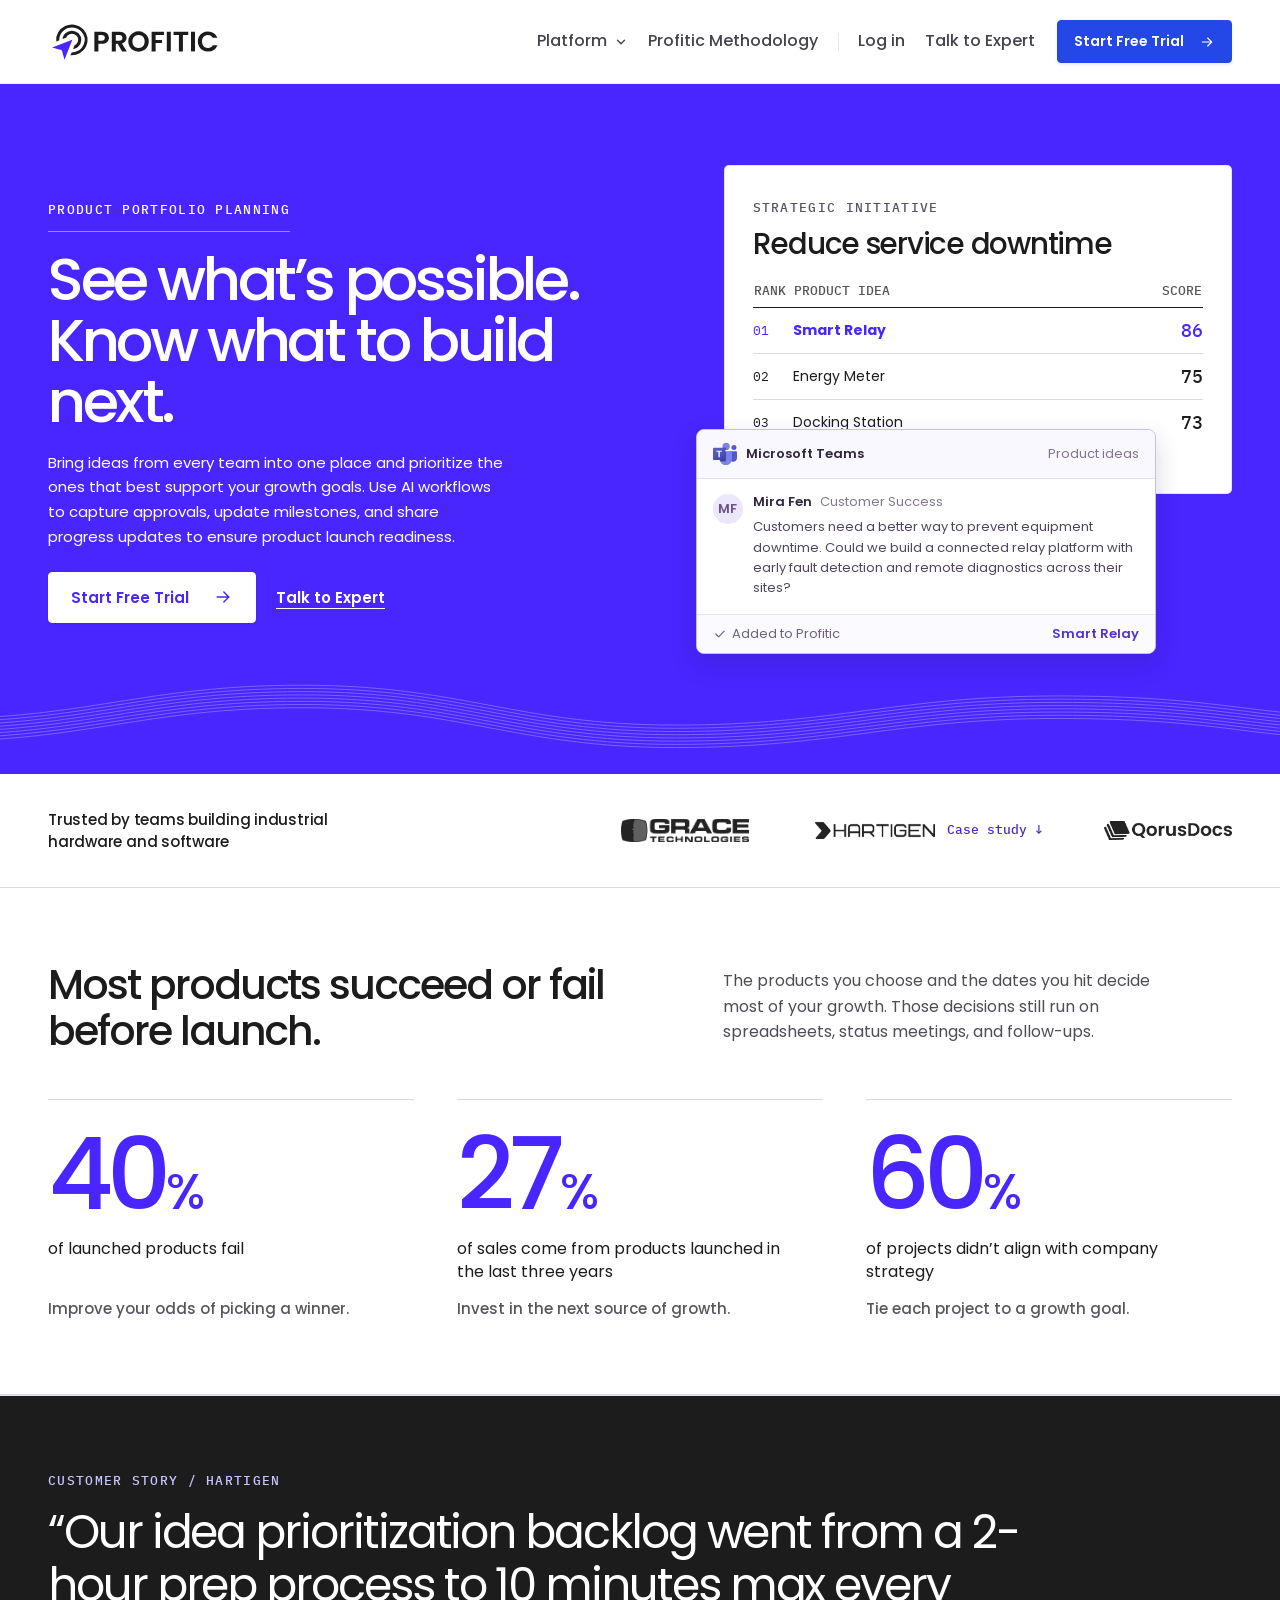
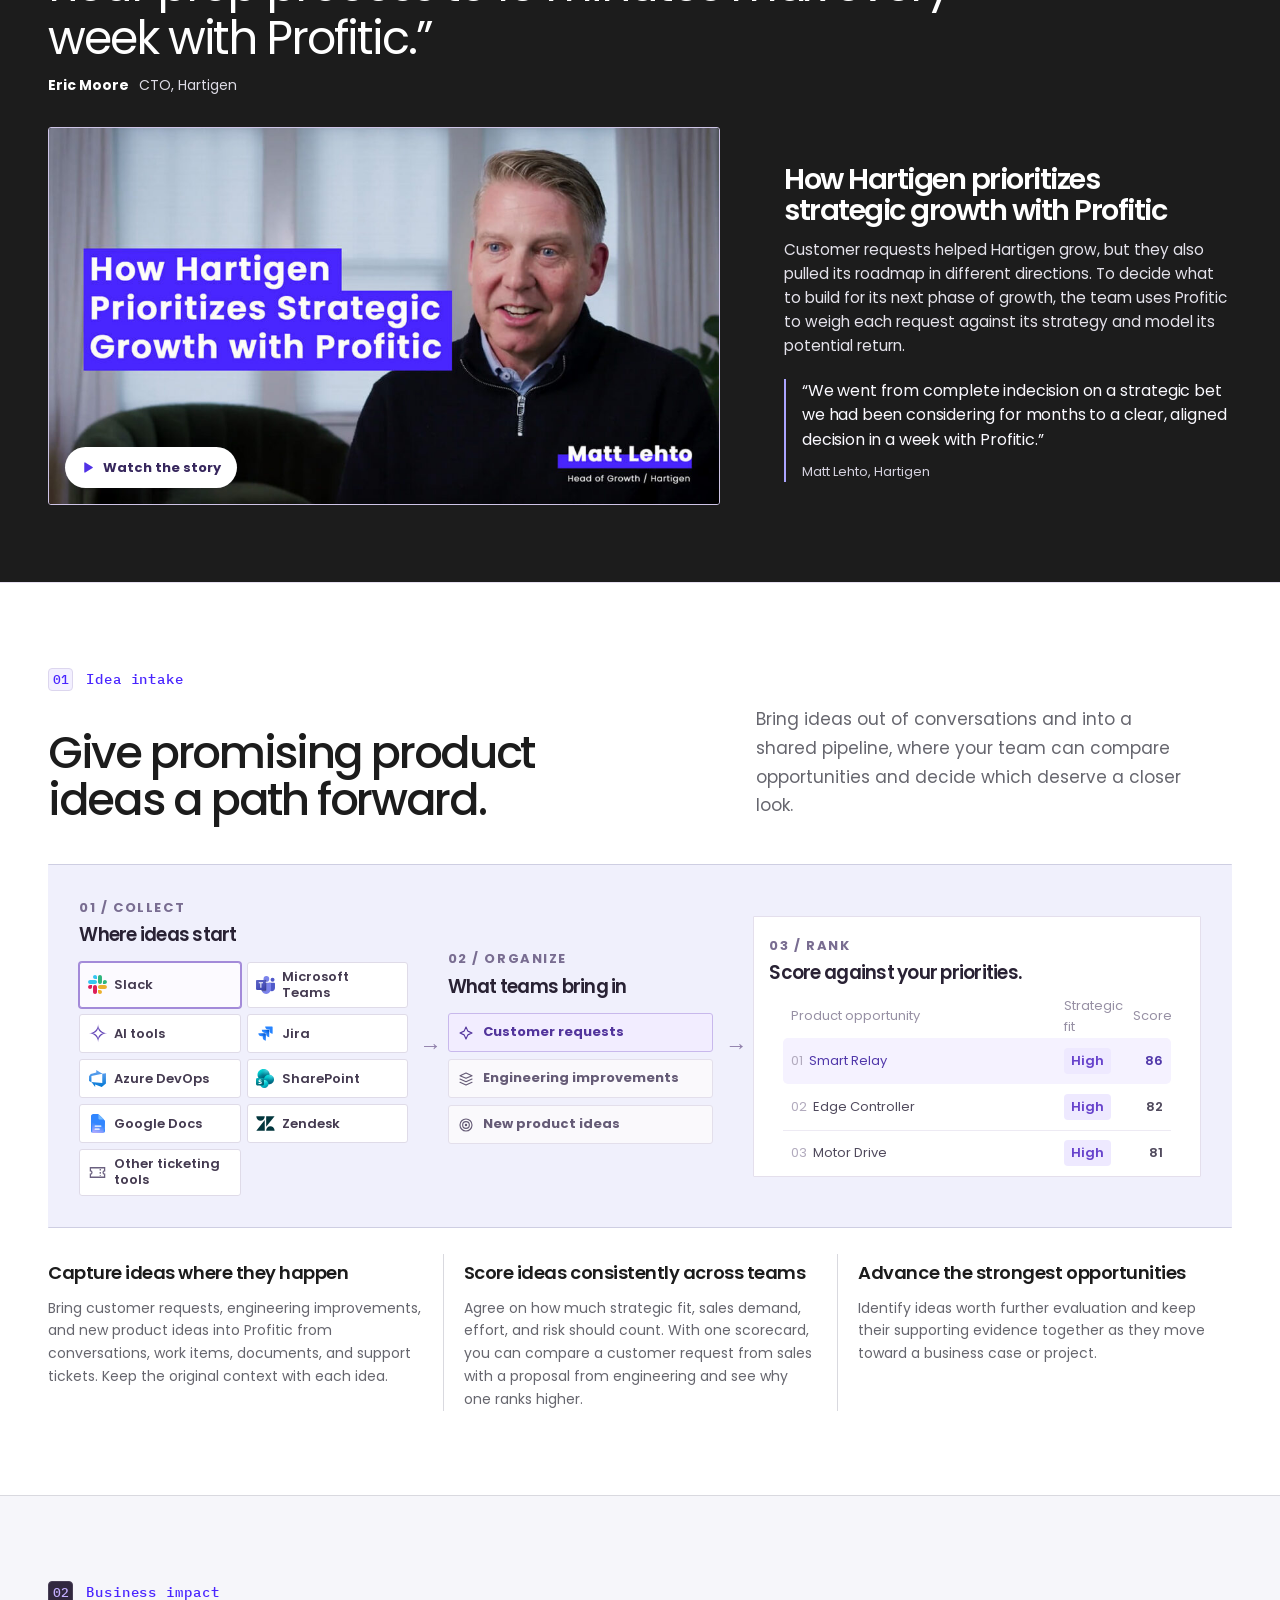
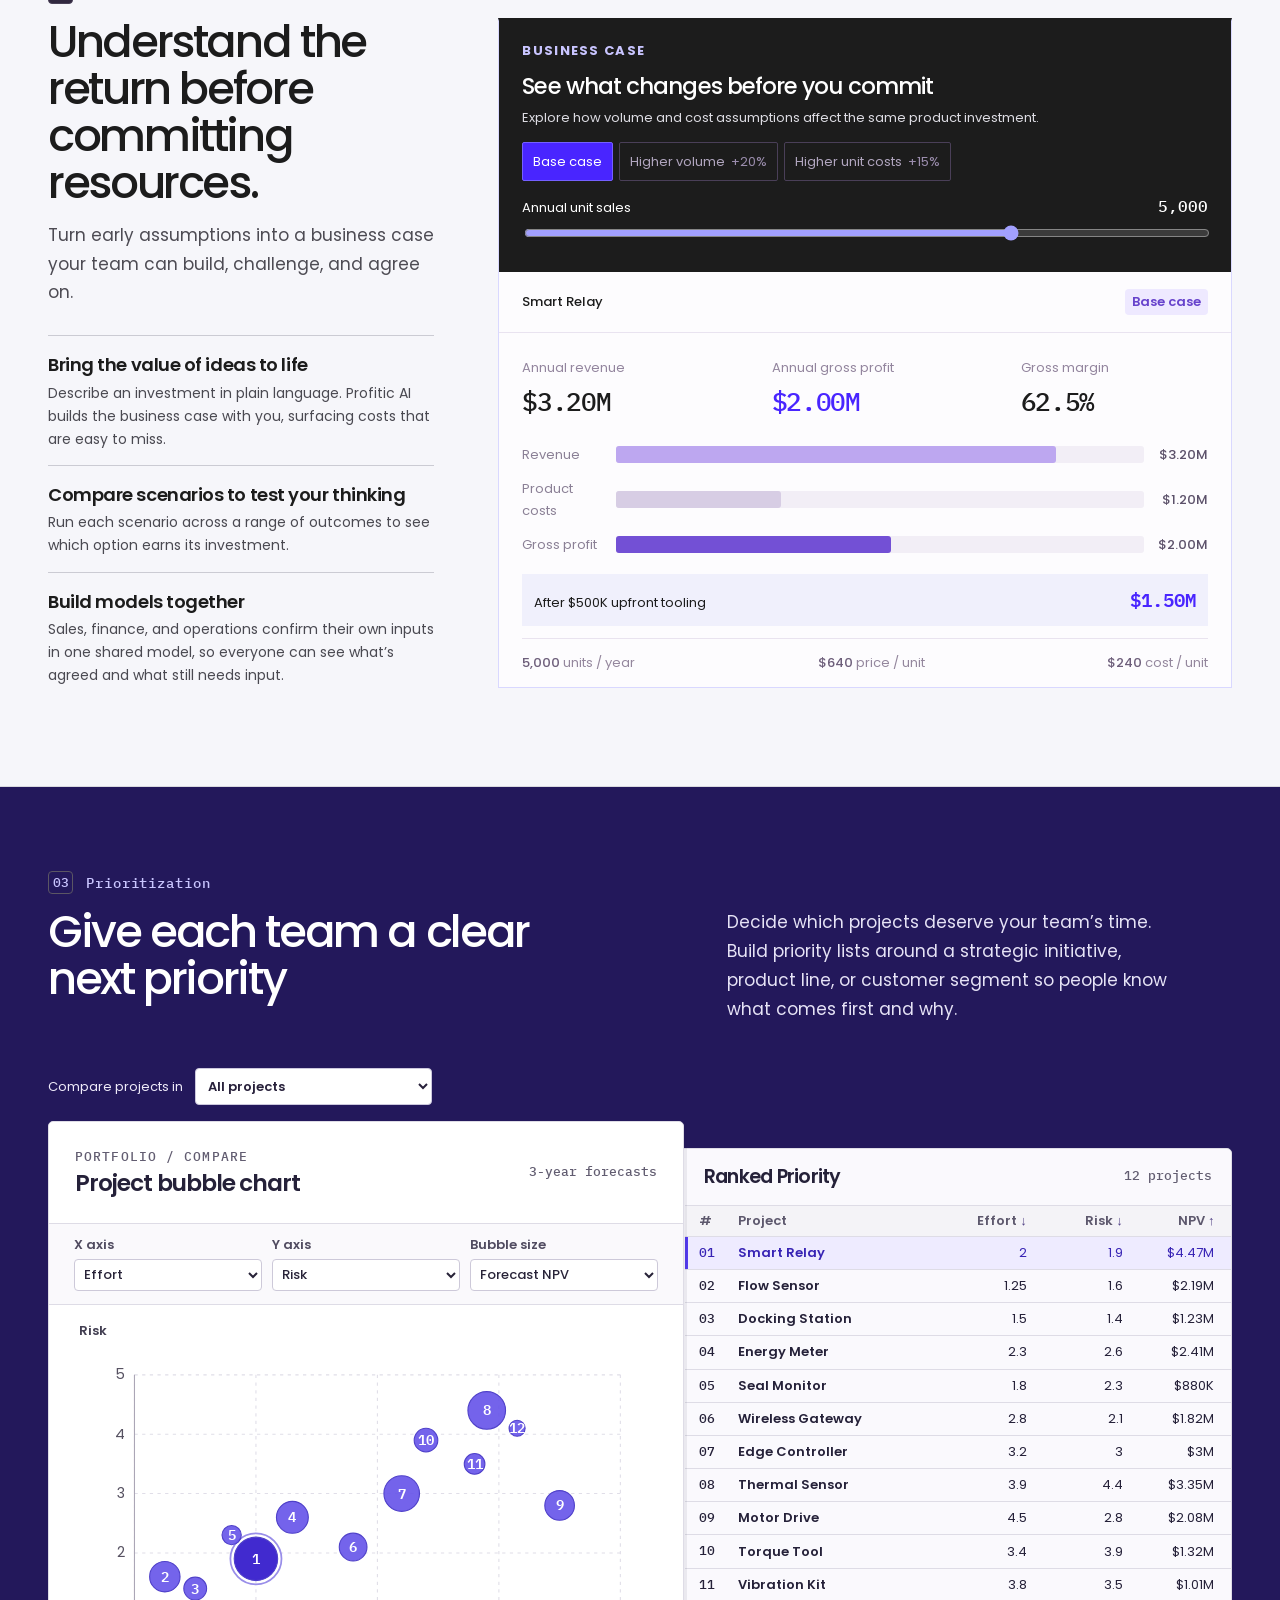
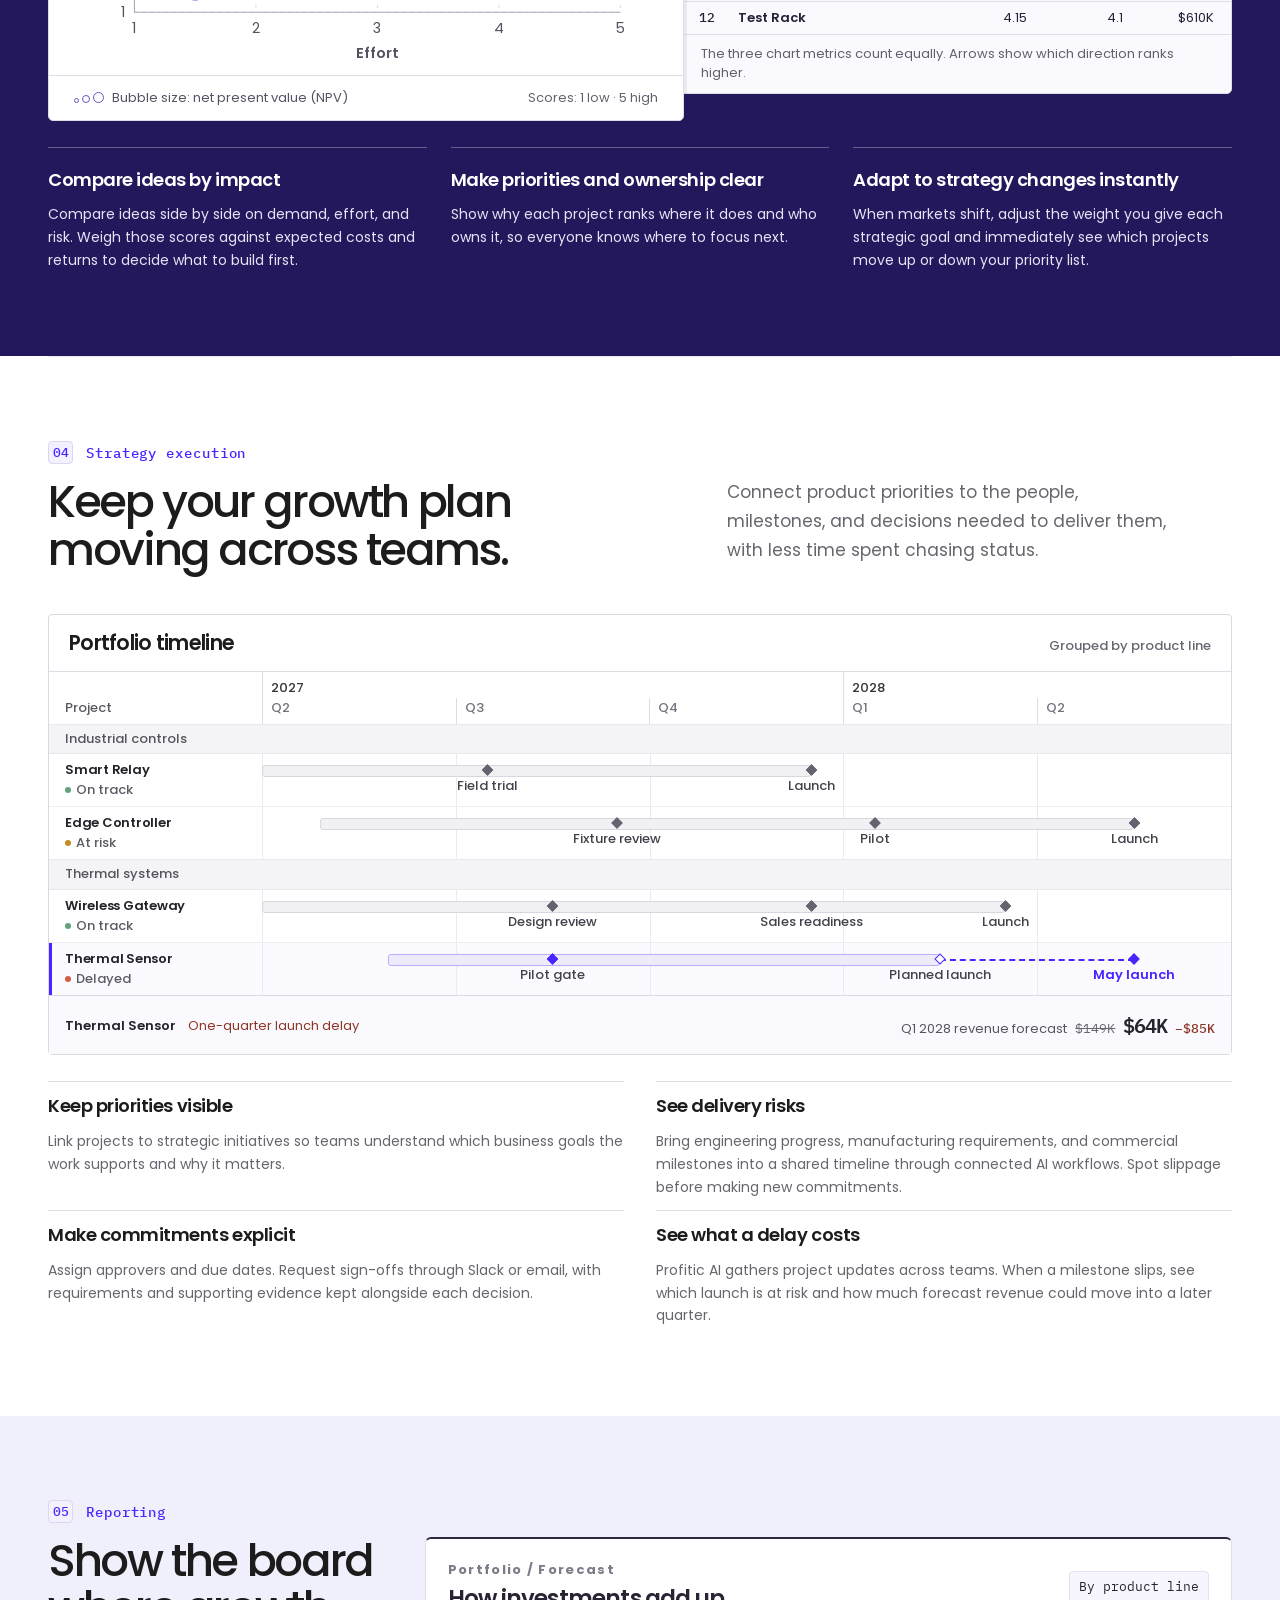
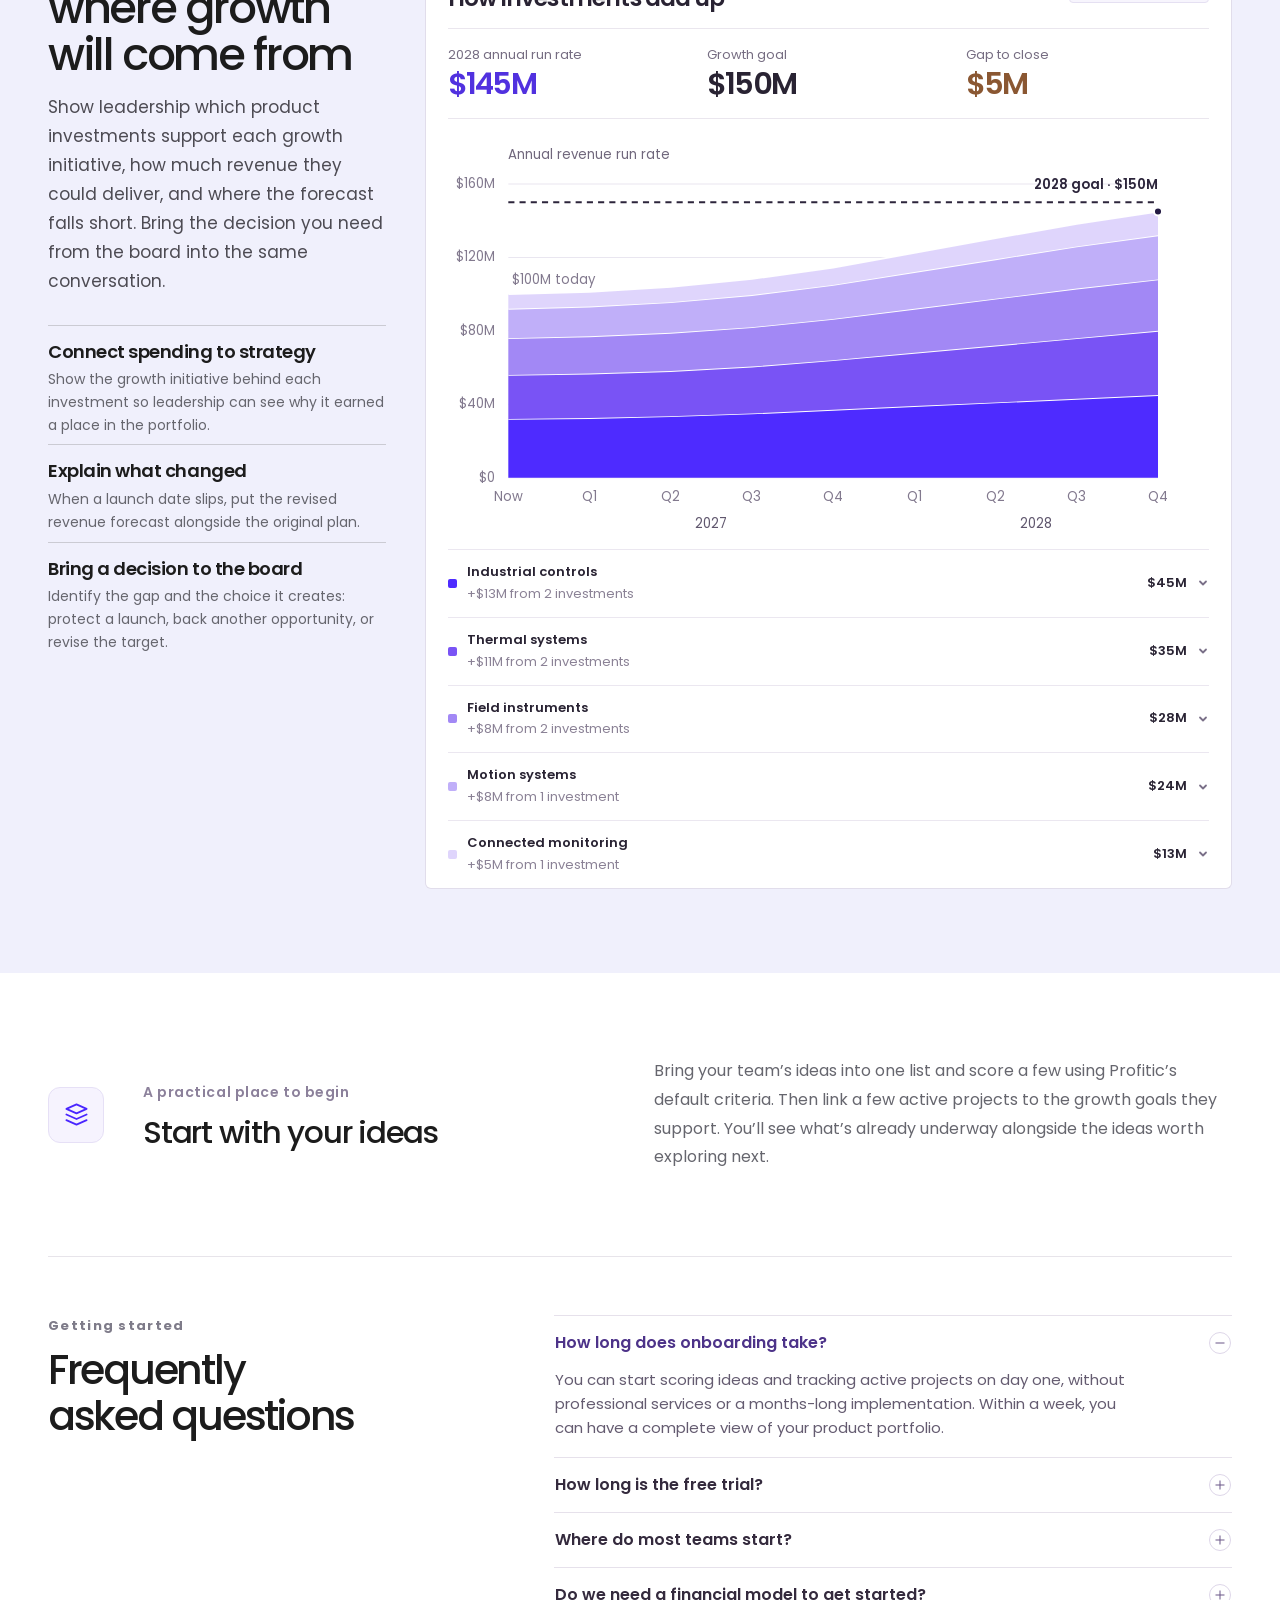
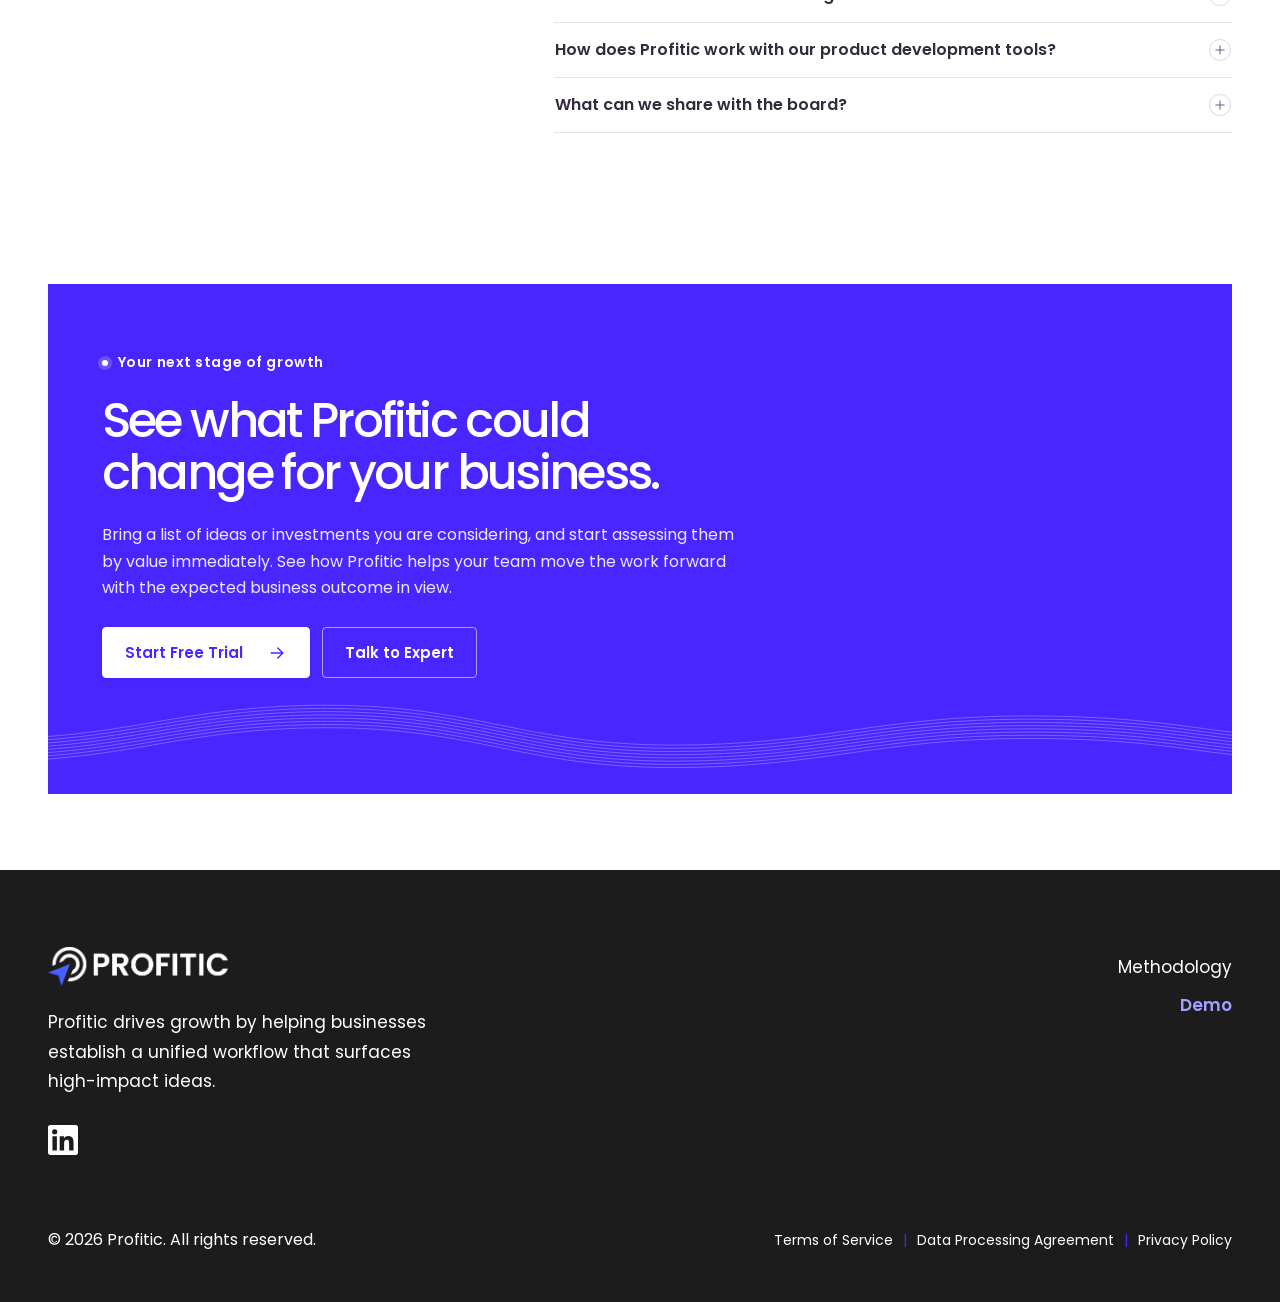
<file: index.html>
<!doctype html>
<html lang="en">
<head>
<meta charset="utf-8">
<!-- Google tag (gtag.js) -->
<script async src="https://www.googletagmanager.com/gtag/js?id=G-1CHJ2WJDCV"></script>
<script>
  window.dataLayer = window.dataLayer || [];
  function gtag(){dataLayer.push(arguments);}
  gtag('js', new Date());

  gtag('config', 'G-1CHJ2WJDCV');
</script>
<script>document.documentElement.classList.add("js")</script>
<meta name="viewport" content="width=device-width, initial-scale=1">
<meta name="theme-color" content="#4925ff">
<title>Profitic — Turn product strategy into profitable growth</title>
<meta name="description" content="Make your product operations self-driving so you can focus on growth. Connect ideas, financial decisions, and execution with Profitic.">
<link rel="canonical" href="https://profitic.com/">
<meta name="robots" content="index, follow, max-image-preview:large">
<meta property="og:locale" content="en_US">
<meta property="og:type" content="website">
<meta property="og:site_name" content="Profitic">
<meta property="og:title" content="Profitic — Turn product strategy into profitable growth">
<meta property="og:description" content="Make your product operations self-driving so you can focus on growth. Connect ideas, financial decisions, and execution with Profitic.">
<meta property="og:url" content="https://profitic.com/">
<meta property="og:image" content="https://profitic.com/assets/img/hartigen-story.jpg">
<meta name="twitter:card" content="summary_large_image">
<meta name="twitter:title" content="Profitic — Turn product strategy into profitable growth">
<meta name="twitter:description" content="Make your product operations self-driving so you can focus on growth. Connect ideas, financial decisions, and execution with Profitic.">
<meta name="twitter:image" content="https://profitic.com/assets/img/hartigen-story.jpg">
<meta property="og:image:alt" content="Profitic">
<link rel="icon" type="image/svg+xml" href="assets/img/favicon.svg">
<link rel="apple-touch-icon" href="assets/img/favicon.png">
<link rel="preconnect" href="https://fonts.googleapis.com">
<link rel="preconnect" href="https://fonts.gstatic.com" crossorigin>
<link href="https://fonts.googleapis.com/css2?family=IBM+Plex+Mono:wght@400;500&family=Poppins:wght@400;500;600&display=swap" rel="stylesheet">
<link rel="stylesheet" href="assets/css/style.css">
<script type="application/ld+json">{"@context": "https://schema.org", "@graph": [{"@type": "Organization", "@id": "https://profitic.com/#organization", "name": "Profitic", "legalName": "Profitic, Inc.", "url": "https://profitic.com/", "logo": "https://profitic.com/assets/img/logo-profitic.svg", "email": "privacy@profitic.com", "description": "Profitic is a product portfolio planning platform that helps teams collect ideas, score them, model their business case, prioritize what to build, and track execution against growth goals.", "address": {"@type": "PostalAddress", "streetAddress": "3420 W. Lake Sammamish Pkwy SE", "addressLocality": "Bellevue", "addressRegion": "WA", "postalCode": "98008", "addressCountry": "US"}, "sameAs": ["https://www.linkedin.com/company/profitic-ai/"]}, {"@type": "WebSite", "@id": "https://profitic.com/#website", "url": "https://profitic.com/", "name": "Profitic", "publisher": {"@id": "https://profitic.com/#organization"}, "inLanguage": "en-US"}, {"@type": "WebPage", "@id": "https://profitic.com/#webpage", "url": "https://profitic.com/", "name": "Profitic — Turn product strategy into profitable growth", "description": "Make your product operations self-driving so you can focus on growth. Connect ideas, financial decisions, and execution with Profitic.", "isPartOf": {"@id": "https://profitic.com/#website"}, "about": {"@id": "https://profitic.com/#organization"}, "inLanguage": "en-US"}, {"@type": "SoftwareApplication", "@id": "https://profitic.com/#software", "name": "Profitic", "applicationCategory": "BusinessApplication", "applicationSubCategory": "Product portfolio management", "operatingSystem": "Web", "url": "https://profitic.com/", "publisher": {"@id": "https://profitic.com/#organization"}, "description": "Make your product operations self-driving so you can focus on growth. Connect ideas, financial decisions, and execution with Profitic.", "featureList": ["Idea collection", "Value modeling", "Project prioritization", "Product execution", "Portfolio management", "Leadership reporting"], "offers": {"@type": "Offer", "price": "0", "priceCurrency": "USD", "description": "30-day free trial"}}, {"@type": "FAQPage", "mainEntity": [{"@type": "Question", "name": "How long does onboarding take?", "acceptedAnswer": {"@type": "Answer", "text": "You can start scoring ideas and tracking active projects on day one, without professional services or a months-long implementation. Within a week, you can have a complete view of your product portfolio."}}, {"@type": "Question", "name": "How long is the free trial?", "acceptedAnswer": {"@type": "Answer", "text": "You can try Profitic free for 30 days."}}, {"@type": "Question", "name": "Where do most teams start?", "acceptedAnswer": {"@type": "Answer", "text": "Most teams import their existing ideas and agree on a few criteria, such as strategic fit, customer demand, and effort. They score each idea against those criteria to decide which ones to explore first."}}, {"@type": "Question", "name": "Do we need a financial model to get started?", "acceptedAnswer": {"@type": "Answer", "text": "No. Start with an idea or an active project. When you’re ready to assess the return, give Profitic AI your estimates for sales volume, price, and costs, then test how the outcome changes."}}, {"@type": "Question", "name": "How does Profitic work with our product development tools?", "acceptedAnswer": {"@type": "Answer", "text": "Profitic is the strategic alignment layer across teams. It gives you one place to agree on what to build, what return to expect, and what it will take to launch. Teams do the work in their existing tools, like Jira or Azure DevOps. Profitic AI brings milestone updates back into the plan so everyone can see what’s on track and where a delay could affect growth."}}, {"@type": "Question", "name": "What can we share with the board?", "acceptedAnswer": {"@type": "Answer", "text": "Show which investments support each growth initiative, their forecast contribution, and how that compares with the target. If a launch slips, you can explain what changed and which decision needs leadership’s attention."}}]}]}</script>

<!-- Start of HubSpot Embed Code -->
<script type="text/javascript" id="hs-script-loader" async defer src="https://js-na2.hs-scripts.com/242087374.js"></script>
<!-- End of HubSpot Embed Code -->
<style>
/* Homepage: page-specific styles (product mockups and section layouts) */
.hero-description{font-size:18px;line-height:1.7;color:var(--muted);max-width:750px;margin:27px auto 0;text-wrap:pretty}
.pill{display:inline-flex;align-items:center;justify-content:center;gap:6px;font-size:13px;font-weight:550;line-height:1.4;padding:4px 7px;border-radius:4px;white-space:nowrap}
.pill-violet{background:#eee9ff;color:#6743cc}
.score{display:flex;gap:2px;align-items:center}
.score i{width:3px;height:9px;border-radius:1px;background:#8b72ef}
.score b{font-size:13px;font-weight:500;margin-left:4px}
.intake-visual{display:grid;grid-template-columns:34% 66%;padding:32px;gap:0;align-items:center;background:radial-gradient(ellipse at 17% 60%,#ede8fd,transparent 56%),#f5f4f8}
.idea-table-panel{background:#fff;border:1px solid #e4dfec;border-radius:9px;box-shadow:var(--shadow);overflow:hidden}
.panel-heading{padding:24px;display:flex;align-items:center;justify-content:space-between;gap:12px}
.panel-heading h3{font-size:18px;letter-spacing:-.03em;font-weight:550;margin-top:8px}
.idea-table{margin:0 20px}
.idea-row{display:grid;grid-template-columns:minmax(0,1fr) 100px 42px;align-items:center;gap:15px;border-top:1px solid #edeaf3;min-height:53px;padding:0 12px;font-size:13px;color:#504a5d}
.idea-row>span:first-child{display:flex;align-items:center;gap:11px}
.idea-row strong{text-align:right;font-size:13px;font-weight:600}
.idea-id{color:#b1aabd;font-size:13px}
.idea-row.selected{background:#f5f2ff;border-radius:5px;color:#5138aa;border-color:transparent}
.idea-row.selected+.idea-row{border-color:transparent}
.table-header{min-height:38px;border:0;font-size:13px;color:#9790a4}
.table-header>span:last-child{text-align:right}
.timeline{padding:0 22px}
.business-section{background:#1d1d23;color:#f7f6fc;padding:90px 0 94px;position:relative}
.business-section .eyebrow{color:#ddd5f2}
.business-section .section-number{background:#31283f;border-color:#494056;color:#c4afff}
.business-section .section-intro>p{color:#aaa6b4}
.business-section .section-title{max-width:600px}
.business-visual{display:grid;grid-template-columns:330px minmax(0,1fr);border-radius:12px;overflow:hidden;border:1px solid #393440;background:#242329}
.model-controls{padding:30px;background:linear-gradient(125deg,#30283d,#27242d)}
.model-controls .mini-label{color:#a79abf;font-size:13px}
.model-controls h3{font-size:25px;font-weight:500;letter-spacing:-.04em;line-height:1.2;margin-top:12px}
.model-controls>p{font-size:13px;line-height:1.7;color:#a59aae;margin-top:13px}
.scenario-options{display:flex;flex-direction:column;gap:6px;margin-top:21px}
.scenario-button{display:flex;align-items:center;justify-content:space-between;text-align:left;background:transparent;color:#b1a6bf;border:1px solid #4a3f58;padding:9px 11px;font-size:13px;border-radius:5px;transition:background .2s,border .2s}
.scenario-button small{font-size:13px;color:#9b8dad;margin-left:3px}
.scenario-button:hover{background:#40354d;border-color:#806c9f}
.scenario-button.active{color:#fff;background:#48336b;border-color:#8064ac}
.scenario-button.active small{color:#cec0e5}
.scenario-radio{width:10px;height:10px;border:1px solid #766586;border-radius:50%}
.scenario-button.active .scenario-radio{border:3px solid #c2a5ff;background:#684594}
.model-results{background:#fdfcfe;color:var(--ink);margin:18px 18px 18px 0;border:1px solid #d9d2e4;border-radius:8px;overflow:hidden}
.model-result-heading{display:flex;justify-content:space-between;gap:10px;align-items:center;padding:17px 23px;border-bottom:1px solid #e9e3f0;font-size:13px;font-weight:500}
.model-metrics{display:grid;grid-template-columns:1fr 1fr .8fr;margin:24px 23px 19px;gap:15px}
.model-metrics>div>span{display:block;font-size:13px;color:#93859e;margin-bottom:8px}
.model-metrics strong{font-weight:500;font-size:28px;letter-spacing:-.05em;line-height:1.1}
.model-metrics>div:nth-child(2) strong{color:var(--violet)}
.financial-bars{padding:0 23px;margin:25px 0 18px}
.financial-bar-row{display:grid;grid-template-columns:82px minmax(0,1fr) 52px;align-items:center;gap:12px;font-size:13px;color:#8b8096;margin:13px 0}
.financial-bar-row>strong{font-weight:500;text-align:right;font-size:13px;color:#5c516a}
.financial-track{height:17px;border-radius:3px;background:#f2eef6}
.financial-fill{height:100%;border-radius:3px;transition:width .45s ease}
.revenue-fill{background:#bda7f0}
.cost-fill{background:#d7cde4}
.profit-fill{background:#7350d5}
.model-assumptions{margin:0 23px;border-top:1px solid #e9e3ef;padding-top:13px;display:flex;justify-content:space-between;gap:8px;font-size:13px;color:#94879d}
.model-assumptions b{font-weight:500;color:#6d5e7a}
.business-section .capability-grid article{border-color:#45404d}
.business-section .capability-grid p{color:#aaa6b4}
.business-section .capability-grid h3{color:#ebe6f4}
@media(max-width:1100px){
  .intake-visual{grid-template-columns:33% 67%;padding:25px}
  .idea-row{grid-template-columns:minmax(0,1fr) 78px 30px;gap:10px;font-size:13px}
  .business-visual{grid-template-columns:290px minmax(0,1fr)}
  .model-controls{padding:26px}
  .model-metrics strong{font-size:25px}
}
@media(max-width:850px){
  .hero-description{font-size:16px;max-width:620px}
  .score b{display:none}
  .intake-visual{grid-template-columns:1fr;padding:24px}
  .panel-heading h3{font-size:19px}
  .idea-row{grid-template-columns:minmax(0,1fr) 100px 50px;font-size:13px}
  .timeline{padding-inline:15px}
  .business-section{padding:65px 0}
  .business-visual{grid-template-columns:240px minmax(0,1fr)}
  .model-controls{padding:23px 20px}
  .model-controls h3{font-size:23px}
  .model-results{margin:15px 15px 15px 0}
  .model-result-heading{padding:16px;font-size:13px}
  .model-metrics{margin:25px 16px 18px;grid-template-columns:repeat(2,1fr);row-gap:17px}
  .model-metrics>div:last-child{grid-column:1/-1;display:flex;align-items:center;gap:12px}
  .model-metrics>div:last-child>span{margin:0}
  .model-metrics>div:last-child>strong{font-size:17px}
  .financial-bars{padding-inline:16px;margin:18px 0}
  .financial-bar-row{grid-template-columns:60px minmax(0,1fr) 43px;gap:8px;font-size:13px}
  .financial-bar-row>strong{font-size:13px}
  .model-assumptions{margin-inline:16px;font-size:13px;flex-wrap:wrap;justify-content:flex-start;gap:5px 14px}
}
@media(max-width:650px){
  .hero-description{font-size:15px;line-height:1.75;margin-top:23px}
  .score b{display:block}
  .intake-visual{padding:13px}
  .panel-heading{padding:18px 14px}
  .panel-heading .mini-label{font-size:13px}
  .panel-heading h3{font-size:15px;max-width:210px;line-height:1.25;margin-top:7px}
  .idea-table{margin:0 8px}
  .idea-row{grid-template-columns:minmax(0,1fr) 55px 24px;gap:6px;padding:0 6px;font-size:13px;min-height:43px}
  .idea-row>span:first-child{gap:6px}
  .idea-id{font-size:13px}
  .idea-row .pill{font-size:13px;padding:3px 5px}
  .idea-row strong{font-size:13px}
  .table-header{font-size:13px;min-height:29px}
  .business-section{padding:55px 0}
  .business-visual{grid-template-columns:1fr}
  .model-controls{padding:23px 22px 18px}
  .model-controls h3{font-size:24px}
  .model-controls h3 br{display:none}
  .model-controls>p{font-size:13px;max-width:350px;margin-top:10px}
  .scenario-options{flex-direction:row;gap:6px;margin-top:18px}
  .scenario-button{font-size:13px;padding:8px 9px;flex:1;line-height:1.55;gap:5px}
  .scenario-button small{font-size:13px;display:block;margin:0}
  .scenario-radio{flex-shrink:0}
  .model-results{margin:0 12px 13px}
  .model-metrics{grid-template-columns:1fr 1fr .8fr;gap:8px;margin:20px 16px}
  .model-metrics strong{font-size:24px}
  .model-metrics>div>span{font-size:13px;margin-bottom:8px}
  .model-metrics>div:last-child{grid-column:auto;display:block}
  .model-metrics>div:last-child>span{margin-bottom:8px}
  .model-metrics>div:last-child>strong{font-size:24px}
  .financial-bar-row{grid-template-columns:64px minmax(0,1fr) 46px;gap:8px;font-size:13px}
  .model-assumptions{font-size:13px;justify-content:space-between;gap:5px}
}
@media(max-width:650px){
  .hero-description{font-size:16px}
}
.evidence-section{margin-top:80px;padding:80px 0 70px;background:#17171c;color:#f7f6fb}
.evidence-heading{display:grid;grid-template-columns:minmax(0,1.2fr) minmax(0,1fr);gap:90px;align-items:start}
.evidence-heading h2{font-size:max(13px,clamp(2.25rem,3.8vw,3rem));line-height:1.12;font-weight:500;letter-spacing:-.05em;text-wrap:pretty;max-width:620px}
.evidence-heading h2 span{color:#bfa9ff}
.evidence-intro{max-width:470px;padding-bottom:3px}
.evidence-intro>p{font-size:1.125rem;line-height:1.75;color:#e0dbe9}
.evidence-intro>p+p{margin-top:17px;font-size:1rem;color:#bfa9ff}
.evidence-stats{display:grid;grid-template-columns:repeat(3,minmax(0,1fr));column-gap:40px;row-gap:23px;margin-top:45px}
.evidence-column{display:grid;grid-template-rows:minmax(155px,auto) minmax(54px,auto) 1fr;gap:23px;border-top:1px solid #423c4d;padding-top:24px}
.evidence-figure strong{display:block;font-size:3.5rem;line-height:1.1;letter-spacing:-.045em;font-weight:500;white-space:nowrap}
.evidence-figure strong>span{font-size:max(13px,.72em);letter-spacing:-.02em;margin-left:1px}
.evidence-unit{font-size:.9375rem;line-height:1.65;color:#b3adbe;margin-top:12px;max-width:355px}
.evidence-column>h3{font-size:1.25rem;line-height:1.35;letter-spacing:-.025em;font-weight:500;color:#f3f0f9;max-width:300px}
@supports(grid-template-rows:subgrid){
  .evidence-column{grid-template-rows:subgrid;grid-row:span 3}
}
@media(max-width:1100px){
  .evidence-heading{gap:50px}
  .evidence-stats{column-gap:28px}
  .evidence-column>h3{font-size:1.125rem}
  .evidence-unit{font-size:.875rem}
}
@media(max-width:850px){
  .evidence-section{margin-top:60px;padding:65px 0 60px}
  .evidence-heading{grid-template-columns:1fr;gap:20px}
  .evidence-heading h2{max-width:650px;font-size:2.625rem}
  .evidence-intro{max-width:650px}
  .evidence-intro>p{font-size:1rem}
  .evidence-stats{column-gap:24px;margin-top:32px}
  .evidence-figure strong{font-size:3rem}
}
@media(max-width:650px){
  .evidence-section{margin-top:45px;padding:48px 0}
  .evidence-heading h2{font-size:2.125rem;letter-spacing:-.045em}
  .evidence-heading{gap:18px}
  .evidence-stats{grid-template-columns:1fr;gap:29px;margin-top:29px}
  .evidence-column{display:block;grid-row:auto;padding-top:22px}
  .evidence-figure{display:grid;grid-template-columns:120px minmax(0,1fr);gap:18px;align-items:start}
  .evidence-figure strong{font-size:3rem;line-height:1.1}
  .evidence-unit{margin-top:0;font-size:.875rem}
  .evidence-column>h3{font-size:1.25rem;margin-top:22px;max-width:none}
}
@media(max-width:380px){
  .evidence-figure{grid-template-columns:1fr;gap:10px}
}
.if-funnel{display:grid;grid-template-columns:minmax(0,1.05fr) 16px minmax(0,.85fr) 16px minmax(0,1.43fr);gap:12px;align-items:center;padding:27px;background:radial-gradient(ellipse at 15% 40%,#efebfc,transparent 62%),#f6f5f9}
.if-funnel .mini-label{color:#796d91;font-size:13px;letter-spacing:.12em}
.if-stage{min-width:0}
.if-stage h3,.if-funnel .panel-heading h3{font-size:max(13px,clamp(17px,1.45vw,21px));font-weight:580;letter-spacing:-.04em;margin:6px 0 16px;color:#292234;line-height:1.16}
.if-funnel .panel-heading h3{margin:6px 0 0}
.if-tools{display:grid;grid-template-columns:repeat(2,minmax(0,1fr));gap:6px}
.if-tool{display:flex;align-items:center;gap:7px;min-height:39px;padding:6px 8px;text-align:left;border:1px solid #dfdbe8;background:#fff;border-radius:7px;color:#443a50;font-size:13px;font-weight:550;line-height:1.25}
.if-tool:hover{border-color:#b7a6d6}
.if-tool[aria-pressed=true]{background:#fcfaff;border-color:#a38ad9;box-shadow:0 0 0 1px #a38ad9}
.if-tool img,.if-tool .if-ticket{flex:0 0 auto;object-fit:contain;width:19px;height:19px}
.if-tool .if-glyph{width:19px;flex:0 0 19px;color:#6345b7;font-size:24px;line-height:19px;text-align:center}
.if-ticket{color:#6a607f}
.if-arrow{font-size:22px;color:#8e7ea9;text-align:center}
.if-types ul{margin:0;padding:0;list-style:none;display:grid;gap:7px}
.if-types li{display:flex;align-items:flex-start;gap:9px;padding:10px 9px;border-radius:7px;border:1px solid #e3dfeb;background:#faf9fc;color:#655b76}
.if-types li.if-active{background:#f2edff;border-color:#c8b8ec;color:#52349c}
.if-types li .icon{width:16px;height:16px;flex:0 0 16px;margin-top:1px}
.if-types li div{display:grid;gap:2px}
.if-types li strong{font-size:13px;line-height:1.3;font-weight:620}
.if-types li small{font-size:13px;line-height:1.35;color:#736882}
.if-funnel .idea-table-panel{min-width:0}
.if-funnel .panel-heading{padding:18px 15px 11px}
.if-funnel .idea-table{padding:0 9px}
.if-funnel .idea-row{grid-template-columns:minmax(0,1fr) 62px 30px;gap:7px;padding:0 8px;font-size:13px;min-height:46px}
.if-funnel .idea-row>span:first-child{gap:6px}
.if-funnel .table-header{font-size:13px;min-height:33px}
@media(max-width:1030px){
  .if-funnel{grid-template-columns:minmax(0,1fr) 12px minmax(0,.82fr) 12px minmax(0,1.15fr);gap:7px;padding:16px}
  .if-tool{font-size:13px;padding:5px;gap:5px}
  .if-types li{padding:8px;gap:6px}
  .if-funnel .idea-row{font-size:13px;grid-template-columns:minmax(0,1fr) 43px 24px;gap:4px}
  .if-funnel .panel-heading{padding:14px 10px}
}
@media(max-width:850px){
  .if-funnel{grid-template-columns:minmax(0,1fr) 20px minmax(0,1fr);align-items:start;gap:13px;padding:18px}
  .if-funnel>.if-arrow{align-self:center}
  .if-funnel>.if-arrow:nth-of-type(2){display:none}
  .if-funnel .idea-table-panel{grid-column:1/-1}
  .if-funnel .idea-row{grid-template-columns:minmax(0,1fr) 80px 35px}
  .if-tool{font-size:13px}
  .if-types li{padding:10px}
  .if-types li strong{font-size:13px}
}
@media(max-width:540px){
  .if-funnel{display:flex;flex-direction:column;gap:0;padding:16px 12px;align-items:stretch}
  .if-funnel .if-arrow,.if-funnel>.if-arrow:nth-of-type(2){display:block;transform:rotate(90deg);align-self:center;line-height:1.3;color:#8e7ea9}
  .if-stage h3{margin-bottom:11px}
  .if-tools{grid-template-columns:repeat(3,minmax(0,1fr));gap:5px}
  .if-tool{min-height:41px;padding:4px 5px;gap:5px;font-size:13px}
  .if-tool img,.if-tool .if-ticket,.if-tool .if-glyph{width:16px;flex-basis:16px}
  .if-types ul{gap:5px}
  .if-types li{padding:7px 9px}
  .if-types li div{display:flex;align-items:baseline;gap:7px;flex-wrap:wrap}
  .if-types li strong{font-size:13px}
  .if-types li small{font-size:13px}
  .if-funnel .idea-row{grid-template-columns:minmax(0,1fr) 58px 28px}
}
.br37 :is(summary,button):focus-visible{outline:2px solid #7153d8;outline-offset:3px}
.br37{color:#2c2536;line-height:1.45}
.br37 [hidden]{display:none!important}
.br37{border:1px solid #dfdae7;background:#fff}
.br37 h4{font-size:16px;color:#392b47;letter-spacing:-.02em;line-height:1.3;margin:0 0 4px}
@media(max-width:640px){
  .br37 h4{font-size:15px}
}
.hs41{background:#f5f2fb;border-block:1px solid #e5dfef;padding:clamp(40px,6vw,83px) 0;scroll-margin-top:78px}
.hs41-grid{display:grid;grid-template-columns:minmax(0,.87fr) minmax(0,1.15fr);gap:clamp(28px,5.3vw,76px);align-items:center}
.hs41-copy,.hs41-watch{min-width:0}
.hs41 h2{font-size:max(13px,clamp(30px,3.25vw,47px));line-height:1.07;font-weight:580;letter-spacing:-.052em;color:#261d33;margin:20px 0 16px;text-wrap:balance}
.hs41-copy>p{margin:0;color:#51485d;font-size:max(13px,clamp(15px,1.2vw,17px));line-height:1.55}
.hs41-quote{margin:23px 0 0;padding-left:17px;border-left:3px solid #8a6ce9}
.hs41-quote blockquote{color:#32263e;line-height:1.43;letter-spacing:-.018em;font-size:max(13px,clamp(17px,1.42vw,21px));margin:0}
.hs41-quote figcaption{display:flex;gap:5px 10px;align-items:baseline;flex-wrap:wrap;margin-top:10px;font-size:13px;line-height:1.4;color:#62576e}
.hs41-quote strong{font-weight:660;color:#32263e}
.hs41-screen{position:relative;aspect-ratio:16/9;overflow:hidden;border:1px solid #cec4e6;border-radius:13px;background:#19151e}
.hs41-screen iframe,.hs41-play,.hs41-play>img{display:block;width:100%;height:100%;border:0}
.hs41-play img{object-fit:cover}
.hs41-badge{position:absolute;left:16px;bottom:16px;display:inline-flex;align-items:center;gap:9px;border-radius:100px;background:#fff;color:#37275d;padding:10px 16px;font-size:13px;font-weight:650;box-shadow:0 2px 12px #21162d22}
.hs41-badge svg{width:13px;height:13px;color:#5132e6}
.hs41-play:hover .hs41-badge{background:#eeebff}
.hs41-play:focus-visible{outline:4px solid #6840f0;outline-offset:-4px}
@media(max-width:780px){
  .hs41-grid{grid-template-columns:1fr;gap:24px}
  .hs41 h2{max-width:22em}
  .hs41-watch{width:100%}
  .hs41-badge{bottom:10px;left:10px;padding:8px 12px;font-size:13px}
}
.evidence-figure.stat-source{display:block;text-decoration:none;color:inherit;border-radius:3px}
.stat-source:is(:hover,:focus-visible) .evidence-unit{text-decoration:underline;text-underline-offset:3px}
.stat-source:focus-visible{outline:2px solid #c7b1ff;outline-offset:5px}
@media(max-width:650px){
  .evidence-figure.stat-source{display:grid}
}
.hero68{position:relative;isolation:isolate;overflow:hidden;color:#fff;background:var(--blue68)}
.hero68-layout{display:grid;grid-template-columns:minmax(0,1.06fr) minmax(0,.94fr);align-items:center;gap:clamp(35px,5vw,84px);padding-block:clamp(56px,6.3vw,94px)}
.hero68-copy{position:relative;z-index:1}
.hero68-kicker,.ledger68 .micro,.story68-lead>.mini-label{font:500 13px/1.4 var(--mono68);text-transform:uppercase;letter-spacing:.10em}
.hero68-kicker{display:inline-block;border-bottom:1px solid #ffffff75;padding-bottom:12px}
.hero68 h1{color:#fff;font-size:max(13px,clamp(45px,4.65vw,73px));line-height:1.02;letter-spacing:-.057em;font-weight:500;margin:18px 0}
.hero68 .hero-description{color:#fff;margin:0;max-width:51ch;font-size:max(13px,clamp(15px,1.15vw,17px));line-height:1.65;text-align:left}
.hero68 .hero-actions{justify-content:flex-start;margin-top:22px;gap:18px}
.hero68 .hero-actions .cta-trial{background:white;color:var(--blue68);border:1px solid white}
.hero68 .hero-actions .cta-expert{color:#fff;text-decoration:underline;text-underline-offset:5px;border:0;background:transparent;padding-inline:2px}
.hero68-lines{pointer-events:none;position:absolute;z-index:-1;bottom:0;left:0;width:55%;height:62px;opacity:.27}
.ledger68{padding:clamp(22px,3vw,44px);color:var(--ink68);background:white;border:1px solid #a2a0ff4d;min-width:0}
.ledger68 .micro{color:#565365}
.ledger68 h2{font-size:max(13px,clamp(24px,2.3vw,35px));font-weight:500;letter-spacing:-.043em;margin:7px 0 20px}
.ledger68 table{width:100%;border-collapse:collapse;text-align:left}
.ledger68 th{font:500 13px var(--mono68);text-transform:uppercase;color:#56535c;padding-bottom:8px}
.ledger68 td{font-size:14px;padding:11px 0;border-top:1px solid var(--rule68)}
.ledger68 td:first-child{width:40px;font:13px var(--mono68)}
.ledger68 th:last-child,.ledger68 td:last-child{text-align:right}
.ledger68 td:last-child{font:500 18px var(--mono68)}
.ledger68 .pick td{color:var(--blue68);border-color:var(--ink68)}
.ledger68 .request{margin:16px 0 0;border-left:2px solid var(--blue68);padding-left:13px}
.ledger68 .request p{font-size:14px;line-height:1.55;margin-top:6px}
#product-growth-economics{background:#fff;color:var(--ink68);border-block:1px solid var(--rule68);margin:0;padding-block:clamp(46px,5.8vw,83px)}
.evidence-heading{gap:clamp(28px,5vw,80px)}
#product-growth-economics .evidence-heading h2{color:var(--ink68)}
#product-growth-economics .evidence-heading h2 span{color:var(--blue68)}
.evidence-intro>p,.evidence-unit{color:#4e4c55}
.evidence-intro>p+p{color:#4528b0}
.evidence-figure strong,.evidence-column>h3{color:var(--ink68)}
.evidence-column{border-color:var(--rule68)}
.evidence-figure .evidence-unit{color:#54525b}
.evidence-figure:hover .evidence-unit{color:#3621ad}
#growth{padding-block:clamp(42px,6vw,88px)}
#growth .feature-icon{display:none}
#hartigen-story{background:var(--ink68);color:#fff}
.story68-lead{max-width:1000px;margin-bottom:32px}
.story68-lead>.mini-label{color:#c8c4ff}
.story68-lead .hs41-quote{margin:15px 0 0;padding:0;border:0}
.story68-lead blockquote{font-size:max(13px,clamp(28px,3.6vw,50px));line-height:1.16;letter-spacing:-.045em;color:white}
.story68-lead .hs41-quote strong{color:white}
.hs41 .hs41-grid{grid-template-columns:minmax(0,1.2fr) minmax(0,.8fr);gap:clamp(26px,5vw,68px);align-items:center}
.hs41-copy{grid-column:2}
.hs41-watch{grid-column:1;grid-row:1}
.hs41-copy h2{color:white;font-size:max(13px,clamp(23px,2.25vw,33px));margin:13px 0}
.hs41-copy>p{color:#e4e2eb}
.hs41-screen{border-radius:3px}
.product68{background:white;border:0}
.product68 .use-case,#business-impact{padding-block:clamp(52px,6.6vw,99px)}
.product68 .section-title{font-size:max(13px,clamp(35px,3.5vw,53px));line-height:1.05;letter-spacing:-.053em;font-weight:500}
.product68 .section-intro{gap:clamp(28px,5vw,75px);align-items:start}
.product68 .section-topline{margin-bottom:14px}
.product68 .section-topline .eyebrow{font:500 14px var(--mono68);color:var(--blue68);letter-spacing:.065em}
.product68 .section-number{font-family:var(--mono68)}
.product68 .capability-grid{margin-top:26px;gap:24px}
.product68 .capability-grid h3{font-size:18px;line-height:1.25;letter-spacing:-.026em}
.product68 .capability-grid p{font-size:14px;line-height:1.63}
.product68 .visual-surface,.product68 .idea-table-panel{border-radius:1px;box-shadow:none}
#idea-intake .section-intro{grid-template-columns:1.15fr .85fr;align-items:end}
#idea-intake .if-funnel{background:#f0f0fc;border:0;border-block:1px solid #cecee2;padding:clamp(18px,2.45vw,37px)}
#idea-intake .if-tool,#idea-intake .if-types li{border-radius:3px}
#idea-intake .idea-table-panel{background:white}
#idea-intake .capability-grid{gap:0}
#idea-intake .capability-grid article{padding:8px 20px 0;border-top:0;border-inline-start:1px solid var(--rule68)}
#idea-intake .capability-grid article:first-child{border-inline-start:0;padding-left:0}
#business-impact{background:#f6f6fa;color:var(--ink68);border-block:1px solid var(--rule68);margin:0}
#business-impact .biz68{display:grid;grid-template-columns:minmax(0,.69fr) minmax(0,1.31fr);gap:clamp(30px,5vw,88px);align-items:start}
#business-impact .section-intro,#reporting .section-intro{display:block;margin:0}
#business-impact .section-title,#reporting .section-title{max-width:100%;color:var(--ink68)}
#business-impact .section-intro p,#reporting .section-intro p{margin-top:15px;color:#4d4b53}
#business-impact .capability-grid,#reporting .capability-grid{display:block}
#business-impact .capability-grid article,#reporting .capability-grid article{border-top:1px solid #cbcbd3;padding:12px 0 8px}
#business-impact .capability-grid h3,#reporting .capability-grid h3{color:var(--ink68);margin:3px 0 5px}
#business-impact .capability-grid p{color:#4a4951}
#business-impact .business-visual{display:block;background:#fff;border:1px solid #a2a0ff66;border-top:3px solid var(--ink68);border-radius:0}
#business-impact .model-controls{padding:19px 23px;background:var(--ink68);color:white}
#business-impact .model-controls .mini-label{color:#c9c5ff}
#business-impact .model-controls h3{font-size:23px;color:white}
#business-impact .model-controls h3 br{display:none}
#business-impact .model-controls>p{font-size:13px;color:#dddce3;margin-top:6px}
#business-impact .scenario-options{display:flex;flex-wrap:wrap;gap:6px;margin-top:13px}
#business-impact .scenario-button{border-radius:2px;width:auto;min-height:0;padding:8px 10px;font-size:13px;gap:6px}
#business-impact .scenario-radio{display:none}
.biz68-volume{margin-top:15px}
.biz68-volume label{display:flex;justify-content:space-between;font-size:13px;align-items:baseline;gap:8px}
.biz68-volume output{font:500 16px var(--mono68)}
.biz68-volume input{width:100%;height:24px;accent-color:#a2a0ff;cursor:pointer}
.biz68-return{margin:12px 23px;display:flex;gap:12px;justify-content:space-between;align-items:baseline;padding:11px 12px;background:var(--paper68);font-size:13px;color:var(--ink68)}
.biz68-return strong{font:600 19px var(--mono68);color:var(--blue68)}
#business-impact .model-results{margin:0;border:0;border-radius:0;padding-bottom:14px}
#business-impact .model-metrics strong{font-family:var(--mono68);font-size:max(13px,clamp(20px,2.03vw,31px))}
#prioritization{position:relative;isolation:isolate;border:0}
#prioritization:before{content:"";position:absolute;z-index:-1;inset:0 calc((100vw - 100%)/-2);background:#23185b}
#prioritization .section-title,#prioritization .capability-grid h3{color:white}
#prioritization .section-intro p,#prioritization .capability-grid p{color:#e6e3f6}
#prioritization .section-topline .eyebrow,#prioritization .section-number{color:#c9c5ff}
#prioritization .capability-grid article{border-color:#655d8c}
#strategy-execution .capability-grid{grid-template-columns:repeat(2,minmax(0,1fr));column-gap:32px;row-gap:8px}
#strategy-execution .capability-grid article{padding:13px 0 4px}
#reporting{border:0;position:relative;isolation:isolate}
#reporting:before{content:"";position:absolute;z-index:-1;inset:0 calc((100vw - 100%)/-2);background:#f0f0fc}
.report68{display:grid;grid-template-columns:minmax(0,.65fr) minmax(0,1.55fr);gap:clamp(24px,3vw,56px);align-items:start}
.report68-narrative{grid-column:1}
.report68 .br37{grid-column:2;grid-row:1;background:white;border:0;border-top:3px solid var(--ink68)}
@media(max-width:930px){
  .hero68-layout{gap:25px}
  .product68 .report68,.product68 #business-impact .biz68{gap:24px}
  .hero68 h1{font-size:max(13px,clamp(40px,5.25vw,53px))}
  #business-impact .biz68{grid-template-columns:minmax(0,.85fr) minmax(0,1.15fr)}
  .report68{grid-template-columns:minmax(0,.75fr) minmax(0,1.35fr)}
}
@media(max-width:760px){
  .hero68-layout,.hs41 .hs41-grid,.product68 #business-impact .biz68,.report68,.product68 #idea-intake .section-intro,.product68 .section-intro{grid-template-columns:1fr}
  .hero68-layout{padding-block:35px;gap:25px}
  .hero68 h1{font-size:max(13px,clamp(40px,8vw,60px));max-width:18ch}
  .hero68-lines{display:none}
  .ledger68 .request{margin-top:9px}
  .hero68 .hero-actions{margin-top:15px}
  .hs41-copy,.hs41-watch,.report68 .br37,.report68-narrative{grid-column:auto;grid-row:auto}
  .hs41 .hs41-grid{gap:14px}
  .product68 .section-intro{gap:9px}
  .product68 .section-title{font-size:max(13px,clamp(33px,6.4vw,45px))}
  #business-impact .biz68-narrative,.report68-narrative{display:contents}
  #business-impact .business-visual,.report68 .br37{grid-row:2}
  #business-impact .capability-grid,#reporting .capability-grid{grid-row:3;margin:0}
  .product68 .section-intro>p{max-width:58ch}
  .product68{overflow-x:clip}
}
@media(max-width:580px){
  #idea-intake .capability-grid{display:block}
  #idea-intake .capability-grid article{border-inline:0;border-top:1px solid var(--rule68);padding:10px 0}
  #strategy-execution .capability-grid{grid-template-columns:1fr}
  .hs41 .hs41-quote blockquote{font-size:27px}
  #business-impact .model-controls{padding:15px}
  #business-impact .model-metrics{gap:8px;margin-inline:13px}
  #business-impact .model-metrics strong{font-size:22px}
  .ledger68{padding:19px}
  .hero68-kicker{font-size:13px}
  .hero68 .hero-actions{gap:12px}
}
#business-impact .scenario-options{flex-direction:row}
#business-impact .scenario-button.active{background:#4925ff;border-color:#7460ff}
#business-impact .model-controls h3 br{display:initial}
#customer-strip{background:#fff;color:var(--ink68)}
.customers69{display:flex;align-items:center;justify-content:space-between;gap:24px clamp(32px,5vw,74px);padding-block:clamp(22px,2.7vw,38px)}
.customers69 h2{margin:0;max-width:31ch;font-size:max(13px,clamp(15px,1.18vw,18px));line-height:1.45;letter-spacing:-.015em;font-weight:500}
.customers69 ul{list-style:none;display:flex;align-items:center;gap:clamp(25px,4.8vw,70px);padding:0;margin:0}
.customers69 li{display:flex;align-items:center;min-width:0}
.customers69 img{display:block;width:clamp(95px,10vw,145px);height:auto;max-width:100%;filter:brightness(0);opacity:.86}
.customers69 img[alt="Grace Technologies"]{filter:grayscale(1)}
.customers69 a{display:flex;align-items:center;gap:8px;color:#4a2acf;text-decoration:none}
.customers69 a>span{font:500 13px/1.3 var(--mono68);white-space:nowrap}
.customers69 a:is(:focus-visible,:hover)>span{text-decoration:underline;text-underline-offset:3px}
#hartigen-player{scroll-margin-top:100px}
@media(max-width:810px){
  .customers69{flex-direction:column;align-items:flex-start;gap:18px;padding-block:24px 32px}
  .customers69 h2{max-width:none}
  .customers69 ul{width:100%;display:grid;grid-template-columns:repeat(3,minmax(0,1fr));gap:clamp(18px,5vw,36px)}
  .customers69 li{align-self:center}
  .customers69 img{width:clamp(82px,15vw,125px)}
  .customers69 a{position:relative;max-width:100%}
  .customers69 a>span{position:absolute;left:0;top:100%;margin-top:3px}
}
.tl71{--key:#4925ff;--edge:#dedde5;--label:clamp(148px,18%,216px);color:#24232a;background:white;border:1px solid #d9d9e1;border-radius:4px;font:400 13px/1.4 Poppins,Arial,sans-serif;text-align:left}
.tl71-toolbar{display:flex;align-items:baseline;justify-content:space-between;gap:12px;padding:16px 20px;border-bottom:1px solid var(--edge)}
.tl71-toolbar h3{font:600 clamp(17px,1.6vw,22px)/1.2 Poppins,Arial,sans-serif;letter-spacing:-.035em;color:#1c1c1c;margin:0}
.tl71-toolbar>span,.tl71-axis,.tl71-line,.tl71-status{font:500 13px/1.4 Poppins,Arial,sans-serif}
.tl71-toolbar>span{color:#686670}
.tl71-axis,.tl71-row{display:grid;grid-template-columns:var(--label) minmax(0,1fr)}
.tl71-axis{background:#fff;color:#5a5961}
.tl71-axis>b{align-self:end;padding:0 16px 6px;font-weight:500}
.tl71-years,.tl71-quarters{display:grid}
.tl71-years{grid-template-columns:3fr 2fr}
.tl71-quarters{grid-template-columns:repeat(5,minmax(0,1fr))}
.tl71-years span,.tl71-quarters span{border-inline-start:1px solid var(--edge);text-align:left;padding:4px 8px}
.tl71-years span{padding-top:7px;padding-bottom:1px;color:#343439}
.tl71-quarters span{padding-top:1px;padding-bottom:6px;color:#75737c}
.tl71-line{padding:5px 16px;background:#f4f4f6;border-block:1px solid #e9e8ee;color:#55535d}
.tl71-row+.tl71-row{border-top:1px solid #efedf2}
.tl71-project{display:flex;flex-direction:column;justify-content:center;gap:2px;min-width:0;padding:7px 12px 7px 16px}
.tl71-project strong{font-weight:550;font-size:13px;letter-spacing:-.018em}
.tl71-status{font-size:13px;color:#5d5a65;display:flex;align-items:center;gap:5px}
.tl71-status i{width:6px;height:6px;border-radius:50%;background:#60a27b}
.tl71-status.risk i{background:#c38b20}
.tl71-status.late i{background:#d45e41}
.tl71-track{position:relative;min-width:0;min-height:52px;background:repeating-linear-gradient(to right,#ebeaf0 0px,#ebeaf0 1px,transparent 1px,transparent 20%)}
.tl71-bar{position:absolute;left:var(--start);width:calc(var(--end) - var(--start));height:12px;top:11px;background:#f1f1f4;border:1px solid #d8d7df;border-radius:3px}
.tl71-focus{box-shadow:inset 3px 0 var(--key);background:#fbfaff}
.tl71-focus .tl71-bar{background:#eeebff;border-color:#b9abff}
.tl71-shift{position:absolute;top:16px;left:70%;width:20%;border-top:2px dashed var(--key)}
.tl71-event{position:absolute;left:var(--at);top:7px;transform:translateX(-50%);z-index:1}
.tl71-event:hover,.tl71-event:focus-within{z-index:4}
.tl71-pin{background:none;border:0;display:flex;align-items:center;flex-direction:column;gap:4px;margin:0;padding:5px 3px 3px;white-space:nowrap;color:#43414b;cursor:pointer;line-height:1.2}
.tl71-pin i{display:block;width:8px;height:8px;transform:rotate(45deg);background:#666371;border:1px solid #666371}
.tl71-pin>span{font:500 13px/1.3 Poppins,Arial,sans-serif}
.tl71-pin small{display:none}
.tl71-focus .tl71-pin i{background:var(--key);border-color:var(--key)}
.tl71[data-delay="true"] .tl71-event.planned i{background:#fff}
.tl71-event.slip .tl71-pin>span{color:var(--key);font-weight:600}
.tl71[data-delay="false"] :is(.tl71-shift,.tl71-event.slip){display:none}
.tl71-tip{position:absolute;bottom:calc(100% + 3px);left:50%;transform:translateX(-50%);background:#282633;color:white;border-radius:3px;padding:6px 8px;font:400 13px/1.45 Poppins,Arial,sans-serif;z-index:8;white-space:normal;text-align:center;width:max-content;max-width:170px;pointer-events:none}
.tl71-tip[hidden]{display:none}
.tl71-sr{position:absolute;width:1px;height:1px;overflow:hidden;clip-path:inset(50%);white-space:nowrap}
.tl71-impact{display:flex;align-items:center;justify-content:space-between;flex-wrap:wrap;gap:10px 18px;padding:13px 16px;border-top:1px solid #dcd9e8;background:#faf9fd}
.tl71-output{display:flex;align-items:baseline;flex-wrap:wrap;gap:8px;font-size:13px}
.tl71-output>span{color:#575460}
.tl71-output del{font:400 13px var(--mono68);color:#6a6674}
.tl71-output strong{font:600 20px var(--mono68);letter-spacing:-.055em;color:#25232d}
.tl71-output b{font:500 13px var(--mono68);color:#8d3526}
.tl71-output [hidden]{display:none}
@media(max-width:680px){
  .tl71-toolbar{padding:13px 12px;align-items:center}
  .tl71-toolbar>span{font-size:13px;max-width:12ch;text-align:right}
  .tl71-axis,.tl71-bar,.tl71-shift{display:none}
  .tl71-line{padding:5px 12px}
  .tl71-row{display:block;padding:8px 12px}
  .tl71-project{padding:0;flex-direction:row;justify-content:space-between;align-items:center}
  .tl71-track{display:flex;align-items:flex-start;flex-wrap:wrap;background:none;min-height:0;gap:3px 15px;margin-top:5px}
  .tl71-event{position:relative;left:auto;top:auto;transform:none}
  .tl71-pin{display:grid;grid-template-columns:6px 1fr;align-items:center;column-gap:5px;row-gap:1px;text-align:left;padding:3px 0}
  .tl71-pin i{width:5px;height:5px}
  .tl71-pin small{display:block;grid-column:2;color:#66636f;font:400 13px/1.3 var(--mono68)}
  .tl71-pin>span{font-size:13px}
  .tl71-tip{left:0;transform:none;max-width:122px}
  .tl71-impact{padding:11px 12px;align-items:flex-start;flex-direction:column}
  .tl71-output{gap:5px 8px}
  .tl71-output strong{font-size:17px}
}
#product-growth-economics .evidence-heading{align-items:center}
#product-growth-economics .evidence-heading h2{font-size:max(13px,clamp(2rem,3.2vw,2.875rem));max-width:22ch}
#product-growth-economics .evidence-heading h2 span{color:inherit}
#product-growth-economics .evidence-intro>p{font-size:1rem;line-height:1.6}
#product-growth-economics .evidence-stats{margin-top:clamp(28px,3.5vw,50px);gap:14px clamp(22px,3.4vw,50px)}
#product-growth-economics .evidence-column{grid-template-rows:auto auto;grid-row:auto;row-gap:14px;align-content:start;padding-top:clamp(16px,2vw,28px)}
#product-growth-economics .evidence-figure strong{color:var(--blue68);font-size:max(13px,clamp(4rem,7.8vw,7rem));line-height:1;letter-spacing:-.065em;font-variant-numeric:lining-nums tabular-nums}
#product-growth-economics .evidence-figure strong>span{font-size:max(13px,.5em);letter-spacing:-.04em;margin-left:.04em}
#product-growth-economics .evidence-unit{font-size:1rem;line-height:1.45;margin-top:12px;max-width:34ch;color:var(--ink68)}
#product-growth-economics .evidence-column>h3{font-size:.9375rem;line-height:1.45;font-weight:500;letter-spacing:normal;color:#57555e;max-width:none}
@supports(grid-template-rows:subgrid){
  #product-growth-economics .evidence-column{grid-row:span 2;grid-template-rows:subgrid}
}
@media(max-width:650px){
  #product-growth-economics .evidence-stats{gap:20px}
  #product-growth-economics .evidence-column{display:block;grid-row:auto;--stat-width:clamp(84px,26vw,120px);--stat-gap:16px;padding-top:18px}
  #product-growth-economics .evidence-figure.stat-source{display:grid;grid-template-columns:var(--stat-width) minmax(0,1fr);gap:var(--stat-gap);align-items:center}
  #product-growth-economics .evidence-figure strong{font-size:max(13px,clamp(3rem,11vw,4.5rem))}
  #product-growth-economics .evidence-unit{font-size:.9375rem;margin:0}
  #product-growth-economics .evidence-column>h3{margin:6px 0 0 calc(var(--stat-width) + var(--stat-gap));font-size:.8125rem}
}
#hartigen-story .story68-lead figcaption{color:#dedce6;font-size:.875rem}
#hartigen-story .hs78-decision{margin:1.35rem 0 0;padding:0 0 0 1rem;border-left:2px solid #aba4ff}
#hartigen-story .hs78-decision blockquote{margin:0;color:#faf9ff;font-size:max(13px,clamp(1rem,1.25vw,1.17rem));line-height:1.52;letter-spacing:-.01em}
#hartigen-story .hs78-decision figcaption{margin:.55rem 0 0;color:#d4d1de;font-size:.8125rem}
.impact-priorities{--ip-blue:#4933de;--ip-ink:#252139;--ip-muted:#625d71;--ip-rule:#dedce6;margin:clamp(20px,3vw,34px) 0 0;color:var(--ip-ink);font-variant-numeric:tabular-nums}
.ip-scope{display:flex;align-items:center;gap:12px;flex-wrap:wrap;margin:0 0 16px}
.ip-scope label{font-size:13px;color:#eeeaf9}
.ip-scope select{appearance:auto;color:#28213b;background:#fff;border:1px solid #ccc8dd;border-radius:4px;font:inherit;font-size:13px;font-weight:550;padding:7px 8px;max-width:100%;cursor:pointer}
.ip-sheets{display:grid;grid-template-columns:minmax(0,1.16fr) minmax(0,1fr);align-items:center}
.ip-front,.ip-back{min-width:0;background:#fff;border:1px solid var(--ip-rule);border-radius:5px}
.ip-front{z-index:1;position:relative;box-shadow:3px 0 0 #24203e12}
.ip-back{margin-left:-14px;padding:0 0 0 14px;background:#faf9fd}
.ip-head{display:flex;align-items:center;justify-content:space-between;gap:8px;padding:clamp(14px,2.1vw,26px);border-bottom:1px solid var(--ip-rule)}
.ip-head h3{font-size:max(13px,clamp(18px,1.8vw,25px));letter-spacing:-.04em;line-height:1.16;color:var(--ip-ink);margin:4px 0 0;font-weight:580}
.ip-kicker{font:500 13px/1.4 "IBM Plex Mono",monospace;text-transform:uppercase;letter-spacing:.085em;color:var(--ip-muted);margin:0}
.ip-period,.ip-count{font:500 13px/1.3 "IBM Plex Mono",monospace;white-space:nowrap;color:var(--ip-muted)}
.ip-plot{padding:15px clamp(9px,1.8vw,22px) 0}
.ip-ytitle{margin:0 0 1px 8px;color:#433f52;font-size:13px;font-weight:550}
.ip-svg{width:100%;height:auto;display:block;overflow:visible}
.ip-grid line{stroke:#e0dee8;stroke-dasharray:3 4;stroke-width:1}
.ip-grid text,.ip-xtitle{fill:#565161;font-size:13px}
.ip-xtitle{font-weight:550;font-size:13px}
.ip-axis{fill:none;stroke:#aba6b6}
.ip-node{cursor:pointer;outline:none}
.ip-node .ip-dot{fill:#6553e9;fill-opacity:.9;stroke:#4f40c9;stroke-width:1}
.ip-node text{font:600 13px/1 "IBM Plex Mono",monospace;fill:white;pointer-events:none}
.ip-node .ip-ring{fill:none;stroke:transparent;stroke-width:1.6}
.ip-node[aria-pressed=true] .ip-dot{fill:#412acf;fill-opacity:1}
.ip-node[aria-pressed=true] .ip-ring{stroke:#998ee9}
.ip-node:focus-visible .ip-ring{stroke:#1d1636;stroke-width:2.6}
.ip-key{display:flex;align-items:center;gap:8px;margin-top:6px;padding:11px clamp(14px,2vw,25px);border-top:1px solid var(--ip-rule);font-size:13px;color:#575163}
.ip-keymark{display:inline-flex;align-items:end;gap:3px}
.ip-keymark i{width:5px;height:5px;border:1px solid #6756bc;border-radius:50%}
.ip-keymark i:nth-child(2){width:8px;height:8px}
.ip-keymark i:last-child{width:11px;height:11px}
.ip-back .ip-head{padding:17px clamp(10px,1.5vw,20px)}
.ip-back h3{font-size:max(13px,clamp(17px,1.5vw,21px))}
.ip-table{width:100%;border-collapse:collapse;text-align:left;font-size:max(13px,clamp(11px,1vw,13px));line-height:1.35}
.ip-table :is(td,th){padding:9px 5px;border-bottom:1px solid var(--ip-rule)}
.ip-table thead th{font-size:13px;font-weight:550;color:#635f70;background:#f4f3f7}
.ip-table th:first-child,.ip-table td:first-child{padding-left:clamp(10px,1.5vw,20px)}
.ip-table th:last-child,.ip-table td:last-child{padding-right:clamp(10px,1.5vw,20px);text-align:right}
.ip-table button{display:inline-block;color:inherit;font:inherit;font-weight:570;background:none;border:0;padding:0;text-align:left;cursor:pointer}
.ip-table tbody tr[data-current=true]{background:#eeebff;color:#3824b5;box-shadow:inset 3px 0 #533af0}
.ip-rank{font:500 13px/1.4 "IBM Plex Mono",monospace}
.ip-table tr[hidden],.ip-node[hidden]{display:none!important}
.impact-priorities :is(button,select):focus-visible{outline:2px solid #6150d0;outline-offset:3px}
.ip-sr{position:absolute;width:1px;height:1px;margin:-1px;overflow:hidden;clip-path:inset(50%);white-space:nowrap}
@media(max-width:800px){
  .ip-sheets{grid-template-columns:1fr}
  .ip-back{padding:0;margin:-3px 8px 0}
  .ip-front{box-shadow:0 3px 0 #24203e12}
  .ip-table{font-size:13px}
  .ip-plot{max-width:590px;margin:auto}
  .ip-scope{gap:8px}
}
@media(max-width:500px){
  .ip-scope{align-items:start;flex-direction:column}
  .ip-plot{padding:11px 3px 0}
  .ip-svg .ip-grid text{font-size:15px}
  .ip-xtitle{font-size:15px}
  .ip-svg .ip-node text{font-size:14px}
  .ip-key{font-size:13px}
  .ip-period,.ip-count{font-size:13px}
  .ip-kicker{font-size:13px}
  .ip-table{font-size:13px}
  .ip-table :is(td,th){padding-top:9px;padding-bottom:9px}
  .ip-back{margin-left:3px;margin-right:3px}
}
.ip-metrics{display:none}
.ip-enabled .ip-metrics{display:grid;grid-template-columns:repeat(3,minmax(0,1fr));gap:10px;padding:13px clamp(12px,2vw,25px);background:#faf9fc;border-bottom:1px solid var(--ip-rule)}
.ip-metrics label{font-size:13px;font-weight:550;line-height:1.3;color:#514c61}
.ip-metrics select{display:block;max-width:100%;width:100%;height:32px;margin-top:5px;background-color:#fff;border:1px solid #cdc9d9;border-radius:4px;padding:3px 5px;color:#282338;font-family:inherit;font-size:13px;font-weight:500;line-height:1.25;cursor:pointer}
.ip-scale-note{font-size:13px;color:#656070}
.ip-scale-note{margin-left:auto}
.ip-table th[data-ip-last-col]{text-transform:capitalize}
.ip-table tbody td:nth-last-child(2),.ip-table thead th:nth-last-child(2){text-align:right;padding-right:8px}
.ip-key{flex-wrap:wrap}
@media(max-width:500px){
  .ip-metrics label{font-size:13px}
  .ip-enabled .ip-metrics{gap:5px;padding:10px 7px}
  .ip-metrics select{font-size:13px;padding:2px 0}
  .ip-scope{gap:4px}
  .ip-key{gap:5px 6px}
  .ip-scale-note{margin:0 auto 0 0}
  .ip-table th[data-ip-last-col]{white-space:nowrap}
}
.ip-results .ip-head{padding-block:17px}
.ip-results .ip-head h3{margin:0}
.ip-results .ip-table{table-layout:fixed}
.ip-results .ip-table :is(th,td){padding:7px 4px;line-height:1.22}
.ip-results .ip-table th:first-child,.ip-results .ip-table td:first-child{width:9%;padding-left:clamp(7px,1.1vw,15px)}
.ip-results .ip-table thead th:nth-child(2){width:36%}
.ip-results .ip-table :is(td,th):nth-child(n+3){text-align:right;font-variant-numeric:tabular-nums}
.ip-results .ip-table :is(td,th):last-child{padding-right:clamp(7px,1.3vw,17px)}
.ip-results .ip-table thead th{color:#5d586d}
.ip-results .ip-table thead th span{color:#514286}
.ip-results .ip-table tbody th{font-weight:550}
.ip-results .ip-method{margin:0;padding:10px clamp(10px,1.3vw,18px);color:#645e6e;font-size:13px;line-height:1.45}
@media(max-width:500px){
  .ip-results .ip-table{font-size:13px}
  .ip-results .ip-table thead th{font-size:13px}
  .ip-results .ip-table :is(td,th){padding-block:7px}
  .ip-results .ip-table thead th:nth-child(2){width:34%}
}
#reporting .fc91{min-width:0;color:#292333;border:1px solid #e1ddeb;border-top:2px solid #302640;border-radius:6px;overflow:hidden}
.fc91-head{display:flex;align-items:center;justify-content:space-between;gap:12px;padding:22px 22px 15px}
.fc91-head h3{font-size:23px;line-height:1.2;letter-spacing:-.035em;margin:5px 0 0;font-weight:600}
.fc91-group{font:13px/1.4 var(--mono68);background:#f7f5fd;border:1px solid #e5e0f2;border-radius:4px;padding:6px 9px;white-space:nowrap}
.fc91-kpis{margin:0 22px;display:grid;grid-template-columns:repeat(3,minmax(0,1fr));gap:16px;border-block:1px solid #eae6ee;padding:17px 0}
.fc91-kpis dt{font-size:13px;color:#766d82;line-height:1.35}
.fc91-kpis dd{margin:5px 0 0;font-size:30px;font-weight:550;letter-spacing:-.06em;line-height:1.1}
.fc91-kpis>div:first-child dd{color:#5131df}
.fc91-kpis>div:last-child dd{color:#8a5732}
.fc91-chart{padding:16px 15px 2px}
.fc91-svg{display:block;width:100%;height:auto;overflow:visible}
.fc91-grid{stroke:#e9e6f0;stroke-width:1}
.fc91-axis{fill:#82798e;font:13px Poppins,sans-serif}
.fc91-year{fill:#5f566d;font:13px Poppins,sans-serif}
.fc91-goal{stroke:#2c253b;stroke-width:2;stroke-dasharray:6 5}
.fc91-goallabel{fill:#2c253b;font:600 13px Poppins,sans-serif}
.fc91-unit{fill:#70677c;font:13px Poppins,sans-serif}
.fc91-breakdown{padding:4px 22px 0}
.fc91-line{border-top:1px solid #ebe7f0}
.fc91-line summary{list-style:none;display:grid;grid-template-columns:9px minmax(0,1fr) auto 12px;gap:10px;align-items:center;cursor:pointer;padding:13px 0;font-size:13px}
.fc91-line summary::-webkit-details-marker{display:none}
.fc91-line summary:focus-visible{outline:2px solid #5836ff;outline-offset:2px}
.fc91-swatch{background:var(--line-color);width:9px;height:9px;border-radius:2px}
.fc91-line-name{font-weight:550}
.fc91-line-name small{font-size:13px;font-weight:400;color:#8b8296;padding-left:9px}
.fc91-line strong{font-size:13px;font-weight:550;white-space:nowrap}
.fc91-chevron{transition:transform .15s;color:#7a7088}
.fc91-line[open] .fc91-chevron{transform:rotate(180deg)}
.fc91-line ul{list-style:none;margin:0 0 10px;padding:0 22px;background:#faf9fd;border-left:2px solid var(--line-color)}
.fc91-line li{display:flex;gap:14px;justify-content:space-between;padding:8px 0;font-size:13px;border-top:1px solid #eeeaf3}
.fc91-line li:first-child{border:0}
.fc91-line li>span:last-child{white-space:nowrap;font-variant-numeric:tabular-nums}
@media(max-width:760px){
  #reporting .fc91{width:100%}
  .fc91-head{padding:18px}
  .fc91-head h3{font-size:21px}
  .fc91-kpis{margin-inline:18px}
  .fc91-kpis dd{font-size:28px}
  .fc91-chart{padding:10px 3px 0}
  .fc91-breakdown{padding-inline:18px}
}
@media(max-width:420px){
  .fc91-head{gap:8px}
  .fc91-head h3{font-size:19px}
  .fc91-group{font-size:13px;padding:5px 6px}
  .fc91-kpis{gap:10px}
  .fc91-kpis dd{font-size:26px}
  .fc91-kpis dt{font-size:13px}
  .fc91-line-name small{display:block;padding-left:0;margin-top:3px}
  .fc91-chart{overflow-x:auto}
  .fc91-svg{min-width:420px}
}
.fc91-kpis>div{min-width:0;display:flex;flex-direction:column;align-items:flex-start}
@media(max-width:420px){
  .fc91-svg{min-width:0}
  .fc91-axis,.fc91-unit,.fc91-goallabel{font-size:20px}
  .fc91-year{font-size:21px}
}
.hero92-product{position:relative;min-width:0;padding:0 0 160px 18px}
.hero92-product .ledger68{position:relative;padding:28px 28px 48px;border-radius:5px}
.teams92{position:absolute;bottom:0;left:-10px;z-index:2;width:min(94%,460px);background:#fff;border:1px solid #c8bde6;border-radius:8px;box-shadow:0 10px 24px #1c12552b;color:#30263e;text-align:left;overflow:hidden}
.teams92-head{display:flex;align-items:center;gap:9px;padding:12px 16px;background:#faf8ff;border-bottom:1px solid #e5dfef}
.teams92-head img{display:block;flex-shrink:0}
.teams92-head strong{font-size:13px;font-weight:600}
.teams92-head>span{margin-left:auto;font-size:13px;color:#82738e}
.teams92-message{display:grid;grid-template-columns:30px minmax(0,1fr);gap:10px;padding:15px 16px 16px}
.teams92-avatar{width:30px;height:30px;border-radius:50%;background:#ece7fa;color:#67518e;display:grid;place-items:center;font-size:13px;font-weight:600}
.teams92-author{display:flex;align-items:baseline;flex-wrap:wrap;gap:4px 8px;line-height:1.25}
.teams92-author strong{font-size:13px;font-weight:600}
.teams92-author>span{font-size:13px;color:#83788b}
.teams92-message p{font-size:13px;line-height:1.55;margin:7px 0 0;color:#50455e}
.teams92-result{display:flex;align-items:center;justify-content:space-between;gap:10px;padding:10px 16px;border-top:1px solid #e9e4f1;background:#fbfaff;font-size:13px;line-height:1.4}
.teams92-result>span{display:flex;align-items:center;gap:5px;color:#6e6180}
.teams92-result>strong{font-weight:600;color:#5334c8}
@media(min-width:761px) and (max-width:1000px){
  .hero92-product{padding-left:10px;padding-bottom:190px}
  .hero92-product .ledger68{padding:23px 22px 48px}
  .teams92{left:-4px;width:98%}
  .teams92-head>span{display:none}
  .teams92-message{gap:8px;padding:13px}
  .teams92-message p{font-size:13px}
}
@media(max-width:760px){
  .hero92-product{padding:4px 0 165px 18px;margin:7px 0 0}
  .hero92-product .ledger68{padding:22px 20px 48px}
  .teams92{left:0;width:calc(100% - 10px);max-width:480px}
  .teams92-message p{font-size:13px}
}
@media(max-width:420px){
  .hero92-product{padding-left:12px;padding-bottom:193px}
  .teams92{width:calc(100% - 4px)}
  .teams92-head{padding:11px 13px}
  .teams92-head>span{font-size:13px}
  .teams92-message{padding:13px;gap:8px}
  .teams92-author>span{font-size:13px}
  .teams92-message p{font-size:13px}
  .teams92-result{padding:10px 13px}
  .hero92-product .ledger68 td{font-size:13px}
  .hero92-product .ledger68 td:first-child{width:30px}
  .hero92-product .ledger68 td:last-child{font-size:17px}
}
#business-impact .model93-benefits{margin-top:25px}
#business-impact .model93-benefits article{padding:14px 0}
#business-impact .model93-benefits h3{font-size:18px;line-height:1.3;letter-spacing:-.025em}
#business-impact .model93-benefits p{font-size:14px;line-height:1.65}
.fc91-line-name small{display:block;padding-left:0;margin-top:3px}
.tl93-delay{display:flex;flex-wrap:wrap;gap:4px 12px;font-size:13px;line-height:1.5}
.tl93-delay strong{font-weight:550}
.tl93-delay>span{color:#8d3526}
@media(max-width:760px){
  #business-impact .model93-benefits{margin-top:0}
}
.hero68-layout{position:relative;z-index:1;padding-bottom:120px}
.hero68-lines{display:block;position:absolute;z-index:0;left:50%;bottom:6px;transform:translateX(-50%);width:100%;min-width:1000px;height:92px;color:#fff;opacity:.27;pointer-events:none}
@media(max-width:760px){
  .hero68-layout{padding-bottom:90px}
  .hero68-lines{display:block;min-width:760px;height:68px;bottom:5px}
}
.fc91-chevron{display:grid;place-items:center;width:12px;height:12px}.fc91-chevron svg{width:12px;height:12px;fill:none;stroke:currentColor;stroke-width:1.8;stroke-linecap:round;stroke-linejoin:round}
#prioritization .section-number{background:transparent;border-color:#5b5664}
</style>
</head>
<body>
  <a class="skip-link" href="#main">Skip to content</a>
  <svg class="icon-library" xmlns="http://www.w3.org/2000/svg" aria-hidden="true">
    <symbol id="i-arrow" viewBox="0 0 24 24"><path d="M5 12h14m-6-6 6 6-6 6"/></symbol>
    <symbol id="i-spark" viewBox="0 0 24 24"><path d="m12 3 2.8 6.2L21 12l-6.2 2.8L12 21l-2.8-6.2L3 12l6.2-2.8L12 3Z"/></symbol>
    <symbol id="i-target" viewBox="0 0 24 24"><circle cx="12" cy="12" r="9"/><circle cx="12" cy="12" r="5"/><circle cx="12" cy="12" r="1"/></symbol>
    <symbol id="i-chart" viewBox="0 0 24 24"><path d="M4 4v16h16M8 14l4-4 4 2 5-7m-5 0h5v5"/></symbol>
    <symbol id="i-check" viewBox="0 0 24 24"><path d="m5 12 4 4L19 6"/></symbol>
    <symbol id="i-connect" viewBox="0 0 24 24"><path d="m8 8 8 8M9 4H4v5m11 11h5v-5M4 4l5 5m11 11-5-5M15 4h5v5M4 15v5h5m11-16-6 6M4 20l6-6"/></symbol>
    <symbol id="i-stack" viewBox="0 0 24 24"><path d="m3 7 9-4 9 4-9 4-9-4Zm0 5 9 4 9-4M3 17l9 4 9-4"/></symbol>
    <symbol id="i-clock" viewBox="0 0 24 24"><circle cx="12" cy="12" r="9"/><path d="M12 7v5l3 2"/></symbol>
    <symbol id="i-x" viewBox="0 0 24 24"><path d="m6 6 12 12M18 6 6 18"/></symbol>
    <symbol id="i-message" viewBox="0 0 24 24"><path d="M21 11a8 8 0 0 1-8 8H6l-4 3V11a9 9 0 0 1 19 0ZM7 9h9M7 13h6"/></symbol>
    <symbol id="i-support" viewBox="0 0 24 24"><path d="M4 12V9a8 8 0 0 1 16 0v3M4 11H2v7h4v-7Zm16 0h2v7h-4v-7Zm0 7v2l-6 2"/></symbol>
    <symbol id="i-trend" viewBox="0 0 24 24"><path d="m3 17 6-6 4 4L21 6m-7 0h7v7"/></symbol>
    <symbol id="i-bulb" viewBox="0 0 24 24"><path d="M8 18h8m-7 3h6M8 15c0-3-3-3-3-7a7 7 0 0 1 14 0c0 4-3 4-3 7Z"/></symbol>
    <symbol id="i-loop" viewBox="0 0 24 24"><path d="M4 8a8 8 0 0 1 14-2l3 3M21 3v6h-6M20 16A8 8 0 0 1 6 18l-3-3M3 21v-6h6"/></symbol>
  </svg>

  <header class="site-header">
    <div class="nav-wrap container">
      <a class="brand" href="./" aria-label="Profitic home"><img src="assets/img/logo-profitic.svg" alt="Profitic" width="142" height="34"></a>
      <button class="nav-toggle" type="button" aria-label="Open navigation" aria-controls="header-navigation" aria-expanded="false">
        <svg width="20" height="20" viewBox="0 0 24 24" fill="none" stroke="currentColor" stroke-width="1.7" stroke-linecap="round" aria-hidden="true"><path class="hamburger-glyph" d="M3 6h18M3 12h18M3 18h18"/><path class="close-glyph" d="m5 5 14 14M19 5 5 19"/></svg>
      </button>
      <nav id="header-navigation" class="primary-nav" aria-label="Main navigation">
        <details class="platform-nav">
          <summary>Platform <svg width="14" height="14" viewBox="0 0 16 16" aria-hidden="true"><path d="m4 6 4 4 4-4" fill="none" stroke="currentColor" stroke-width="1.6" stroke-linecap="round" stroke-linejoin="round"/></svg></summary>
          <ul class="platform-links">
            <li><a href="./#idea-intake"><svg class="icon" aria-hidden="true"><use href="#i-spark"/></svg>Idea Collection</a></li>
            <li><a href="./#business-impact"><svg class="icon" aria-hidden="true"><use href="#i-chart"/></svg>Value Modeling</a></li>
            <li><a href="./#prioritization"><svg class="icon" aria-hidden="true"><use href="#i-target"/></svg>Project Prioritization</a></li>
            <li><a href="./#strategy-execution"><svg class="icon" aria-hidden="true"><use href="#i-check"/></svg>Product Execution</a></li>
            <li><a href="./#reporting"><svg class="icon" aria-hidden="true"><use href="#i-stack"/></svg>Portfolio Management</a></li>
            <li><a href="./#reporting"><svg class="icon" viewBox="0 0 24 24" aria-hidden="true"><path d="M5 3h9l5 5v13H5zM14 3v5h5M8 17v-3m4 3v-6m4 6v-4"/></svg>Leadership Reporting</a></li>
          </ul>
        </details>
        <a class="header-link" href="profitic-methodology">Profitic Methodology</a>
        <a class="header-link header-login" href="https://app.profitic.com/">Log in</a>
        <a class="header-link" href="see-a-demo">Talk to Expert</a>
      </nav>
      <a class="button button-small cta-trial" href="idea-collection-free-trial-form">Start Free Trial <svg class="icon" aria-hidden="true"><use href="#i-arrow"/></svg></a>
    </div>
  </header>

  <main id="main">
    <section class="hero68" aria-labelledby="hero-title"><div class="container hero68-layout"><div class="hero68-copy"><span class="hero68-kicker">Product portfolio planning</span>
      <h1 id="hero-title">See what’s possible. <span>Know what to build next.</span></h1>
      <p class="hero-description">Bring ideas from every team into one place and prioritize the ones that best support your growth goals. Use AI workflows to capture approvals, update milestones, and share progress updates to ensure product launch readiness.</p>
      <div class="hero-actions">
        <a class="button cta-trial" href="idea-collection-free-trial-form">Start Free Trial <svg class="icon" aria-hidden="true"><use href="#i-arrow"/></svg></a>
        <a class="button cta-expert" href="see-a-demo">Talk to Expert</a>
      </div>

      </div><div class="hero92-product"><article class="ledger68" aria-label="Priorities for the initiative to reduce service downtime"><span class="micro">Strategic initiative</span><h2>Reduce service downtime</h2><table class="ranking"><thead><tr><th scope="col">Rank</th><th scope="col">Product idea</th><th scope="col">Score</th></tr></thead><tbody><tr class="pick"><td>01</td><td><b>Smart Relay</b></td><td>86</td></tr><tr><td>02</td><td>Energy Meter</td><td>75</td></tr><tr><td>03</td><td>Docking Station</td><td>73</td></tr></tbody></table></article>
<aside class="teams92" aria-label="Product idea submitted through Microsoft Teams">
<div class="teams92-head"><img src="assets/img/icon-teams.svg" width="24" height="24" alt=""><strong>Microsoft Teams</strong><span>Product ideas</span></div>
<div class="teams92-message"><span class="teams92-avatar" aria-hidden="true">MF</span><div><div class="teams92-author"><strong>Mira Fen</strong><span>Customer Success</span></div><p>Customers need a better way to prevent equipment downtime. Could we build a connected relay platform with early fault detection and remote diagnostics across their sites?</p></div></div>
<div class="teams92-result"><span><svg width="14" height="14" viewBox="0 0 20 20" fill="none" aria-hidden="true"><path d="m4 10 4 4 8-8" stroke="currentColor" stroke-width="1.7" stroke-linecap="round" stroke-linejoin="round"/></svg>Added to Profitic</span><strong>Smart Relay</strong></div>
</aside></div></div><svg class="hero68-lines" viewBox="0 0 1440 120" preserveAspectRatio="none" aria-hidden="true" focusable="false"><g fill="none" stroke="currentColor" stroke-width="1" stroke-linecap="round"><path d="M-80 56 C100 56 160 12 340 12 S580 64 760 64 S1010 26 1190 26 S1410 52 1520 52" vector-effect="non-scaling-stroke"/><path d="M-80 60.2 C100 60.2 160 16.2 340 16.2 S580 68.2 760 68.2 S1010 30.2 1190 30.2 S1410 56.2 1520 56.2" vector-effect="non-scaling-stroke"/><path d="M-80 64.4 C100 64.4 160 20.4 340 20.4 S580 72.4 760 72.4 S1010 34.4 1190 34.4 S1410 60.4 1520 60.4" vector-effect="non-scaling-stroke"/><path d="M-80 68.6 C100 68.6 160 24.6 340 24.6 S580 76.6 760 76.6 S1010 38.6 1190 38.6 S1410 64.6 1520 64.6" vector-effect="non-scaling-stroke"/><path d="M-80 72.8 C100 72.8 160 28.8 340 28.8 S580 80.8 760 80.8 S1010 42.8 1190 42.8 S1410 68.8 1520 68.8" vector-effect="non-scaling-stroke"/><path d="M-80 77 C100 77 160 33 340 33 S580 85 760 85 S1010 47 1190 47 S1410 73 1520 73" vector-effect="non-scaling-stroke"/><path d="M-80 81.2 C100 81.2 160 37.2 340 37.2 S580 89.2 760 89.2 S1010 51.2 1190 51.2 S1410 77.2 1520 77.2" vector-effect="non-scaling-stroke"/><path d="M-80 85.4 C100 85.4 160 41.4 340 41.4 S580 93.4 760 93.4 S1010 55.4 1190 55.4 S1410 81.4 1520 81.4" vector-effect="non-scaling-stroke"/></g></svg></section>
    <section id="customer-strip" aria-labelledby="trusted-title"><div class="container">
        <div class="customers69">
          <h2 id="trusted-title">Trusted by teams building industrial hardware and software</h2>
          <ul aria-label="Profitic customers" role="list">
            <li><img src="assets/img/customer-grace.png" alt="Grace Technologies" width="2362" height="431" loading="lazy"></li>
            <li><a href="#hartigen-player" aria-label="Hartigen: watch the case study"><img src="assets/img/customer-hartigen.png" alt="Hartigen" width="1500" height="286" loading="lazy"><span>Case study <span aria-hidden="true">↓</span></span></a></li>
            <li><img src="assets/img/customer-qorusdocs.png" alt="QorusDocs" width="800" height="121" loading="lazy"></li>
          </ul>
        </div>
      </div></section>


    <section id="product-growth-economics" class="evidence-section" aria-labelledby="evidence-title">
      <div class="container">
        <div class="evidence-heading">
          <h2 id="evidence-title">Most products succeed or fail <span>before launch.</span></h2>
          <div class="evidence-intro">
            <p>The products you choose and the dates you hit decide most of your growth. Those decisions still run on spreadsheets, status meetings, and follow-ups.</p>
          </div>
        </div>
        <div class="evidence-stats">
          <article class="evidence-column">
            <a class="evidence-figure stat-source" href="https://catalogimages.wiley.com/images/db/pdf/9781119890218.excerpt.pdf#page=1" target="_blank" rel="noopener noreferrer" title="Source: PDMA Handbook, 4th edition, page 3"><strong>40<span>%</span></strong><p class="evidence-unit">of launched products fail</p></a>
            <h3>Improve your odds of picking a winner.</h3>
          </article>
          <article class="evidence-column">
            <a class="evidence-figure stat-source" href="https://catalogimages.wiley.com/images/db/pdf/9781119890218.excerpt.pdf#page=1" target="_blank" rel="noopener noreferrer" title="Source: PDMA Handbook, 4th edition, page 3"><strong>27<span>%</span></strong><p class="evidence-unit">of sales come from products launched in the last three years</p></a>
            <h3>Invest in the next source of growth.</h3>
          </article>
          <article class="evidence-column">
            <a class="evidence-figure stat-source" href="https://www.pmi.org/learning/library/2022/11/02/21/05/es-2014-the-highcost-13551" target="_blank" rel="noopener noreferrer" title="Source: PMI, 2014 Pulse of the Profession. Organizations reported that three in five projects, on average, did not align with strategy."><strong>60<span>%</span></strong><p class="evidence-unit">of projects didn’t align with company strategy</p></a>
            <h3>Tie each project to a growth goal.</h3>
          </article>
        </div>
      </div>
    </section>

    

    <section id="hartigen-story" class="hs41" aria-labelledby="hartigen-title">
      <div class="container"><div class="story68-lead"><span class="mini-label">Customer story / Hartigen</span><figure class="hs41-quote"><blockquote>“Our idea prioritization backlog went from a 2-hour prep process to 10 minutes max every week with Profitic.”</blockquote>
            <figcaption><strong>Eric Moore</strong><span>CTO, Hartigen</span></figcaption>
          </figure></div></div><div class="container hs41-grid">
        <div class="hs41-copy">
          <h2 id="hartigen-title">How Hartigen prioritizes strategic growth with Profitic</h2>
          <p>Customer requests helped Hartigen grow, but they also pulled its roadmap in different directions. To decide what to build for its next phase of growth, the team uses Profitic to weigh each request against its strategy and model its potential return.</p>
          <figure class="hs78-decision"><blockquote>“We went from complete indecision on a strategic bet we had been considering for months to a clear, aligned decision in a week with Profitic.”</blockquote><figcaption>Matt Lehto, Hartigen</figcaption></figure>
          
        </div>
        <div class="hs41-watch">
          <div class="hs41-screen" id="hartigen-player">
            <a class="hs41-play" href="https://www.youtube.com/watch?v=O2AfBbg4Pn8" data-case-play aria-label="Play How Hartigen prioritizes strategic growth with Profitic">
              <img src="assets/img/hartigen-story.jpg" alt="" width="1024" height="576" loading="lazy">
              <span class="hs41-badge"><svg aria-hidden="true" viewBox="0 0 16 16"><path fill="currentColor" d="M4 2.4a.8.8 0 0 1 1.2-.7l9 5.6a.8.8 0 0 1 0 1.4l-9 5.6A.8.8 0 0 1 4 13.6z"/></svg>Watch the story</span>
            </a>
          </div>
        </div>
      </div>

    </section>

    <div class="use-case-area product68">
      <section id="idea-intake" class="use-case container" aria-labelledby="intake-title">
        <div class="section-topline"><span class="eyebrow"><span class="section-number">01</span> Idea intake</span></div>
        <div class="section-intro"><h2 id="intake-title" class="section-title">Give promising product ideas a path forward.</h2><p>Bring ideas out of conversations and into a shared pipeline, where your team can compare opportunities and decide which deserve a closer look.</p></div>
        <div class="intake-visual visual-surface if-funnel" role="group" aria-label="How ideas are collected and scored"><div class="if-stage if-tool-stage"><span class="mini-label">01 / COLLECT</span><h3>Where ideas start</h3><div class="if-tools" role="group" aria-label="Choose an idea source"><button type="button" class="if-tool" aria-pressed="true" data-kind="req" aria-describedby="intake-kind-req intake-result-req"><img src="assets/img/tool-slack.svg" alt="" width="21" height="21"><span>Slack</span></button><button type="button" class="if-tool" aria-pressed="false" data-kind="eng" aria-describedby="intake-kind-eng intake-result-eng"><img src="assets/img/icon-teams.svg" alt="" width="21" height="21"><span>Microsoft Teams</span></button><button type="button" class="if-tool" aria-pressed="false" data-kind="new" aria-describedby="intake-kind-new intake-result-new"><span class="if-glyph if-ai" aria-hidden="true">✧</span><span>AI tools</span></button><button type="button" class="if-tool" aria-pressed="false" data-kind="eng" aria-describedby="intake-kind-eng intake-result-eng"><img src="assets/img/tool-jira.svg" alt="" width="21" height="21"><span>Jira</span></button><button type="button" class="if-tool" aria-pressed="false" data-kind="eng" aria-describedby="intake-kind-eng intake-result-eng"><img src="assets/img/tool-azure-devops.svg" alt="" width="21" height="21"><span>Azure DevOps</span></button><button type="button" class="if-tool" aria-pressed="false" data-kind="new" aria-describedby="intake-kind-new intake-result-new"><img src="assets/img/tool-sharepoint.svg" alt="" width="21" height="21"><span>SharePoint</span></button><button type="button" class="if-tool" aria-pressed="false" data-kind="new" aria-describedby="intake-kind-new intake-result-new"><img src="assets/img/tool-google-docs.svg" alt="" width="21" height="21"><span>Google Docs</span></button><button type="button" class="if-tool" aria-pressed="false" data-kind="req" aria-describedby="intake-kind-req intake-result-req"><img src="assets/img/tool-zendesk.svg" alt="" width="21" height="21"><span>Zendesk</span></button><button type="button" class="if-tool" aria-pressed="false" data-kind="req" aria-describedby="intake-kind-req intake-result-req"><svg class="if-ticket" aria-hidden="true" viewBox="0 0 24 24" fill="none" stroke="currentColor" stroke-width="1.6"><path d="M3 6h18v4a2 2 0 0 0 0 4v4H3v-4a2 2 0 0 0 0-4z"/><path d="M15.5 7.5v2m0 2v2m0 2v1"/></svg><span>Other ticketing tools</span></button></div></div><span class="if-arrow" aria-hidden="true">→</span><div class="if-stage if-types"><span class="mini-label">02 / ORGANIZE</span><h3>What teams bring in</h3><ul><li data-intake-kind="req" id="intake-kind-req" class="if-active"><svg class="icon" aria-hidden="true"><use href="#i-spark"/></svg><div><strong>Customer requests</strong></div></li><li data-intake-kind="eng" id="intake-kind-eng" class=""><svg class="icon" aria-hidden="true"><use href="#i-stack"/></svg><div><strong>Engineering improvements</strong></div></li><li data-intake-kind="new" id="intake-kind-new" class=""><svg class="icon" aria-hidden="true"><use href="#i-target"/></svg><div><strong>New product ideas</strong></div></li></ul></div><span class="if-arrow" aria-hidden="true">→</span><div class="idea-table-panel"><div class="panel-heading"><div><span class="mini-label">03 / RANK</span><h3>Score against your priorities.</h3></div></div><div class="idea-table" role="table" aria-label="Ranked product opportunities"><div class="idea-row table-header" role="row"><span role="columnheader">Product opportunity</span><span role="columnheader">Strategic fit</span><span role="columnheader">Score</span></div><div class="idea-row selected" role="row" data-intake-row="req" id="intake-result-req"><span role="cell"><span class="idea-id">01</span> Smart Relay</span><span role="cell"><span class="pill pill-violet">High</span></span><strong role="cell">86</strong></div><div class="idea-row" role="row" data-intake-row="eng" id="intake-result-eng"><span role="cell"><span class="idea-id">02</span> Edge Controller</span><span role="cell"><span class="pill pill-violet">High</span></span><strong role="cell">82</strong></div><div class="idea-row" role="row" data-intake-row="new" id="intake-result-new"><span role="cell"><span class="idea-id">03</span> Motor Drive</span><span role="cell"><span class="pill pill-violet">High</span></span><strong role="cell">81</strong></div></div></div></div>
        <div class="capability-grid three-col">
          <article><h3>Capture ideas where they happen</h3><p>Bring customer requests, engineering improvements, and new product ideas into Profitic from conversations, work items, documents, and support tickets. Keep the original context with each idea.</p></article>
          <article><h3>Score ideas consistently across teams</h3><p>Agree on how much strategic fit, sales demand, effort, and risk should count. With one scorecard, you can compare a customer request from sales with a proposal from engineering and see why one ranks higher.</p></article>
          <article><h3>Advance the strongest opportunities</h3><p>Identify ideas worth further evaluation and keep their supporting evidence together as they move toward a business case or project.</p></article>
        </div>
      </section>
    </div>

    <div class="product68"><section id="business-impact" class="business-section" aria-labelledby="impact-title">
      <div class="container">
        <div class="section-topline"><span class="eyebrow"><span class="section-number">02</span> Business impact</span></div>
        <div class="biz68"><div class="biz68-narrative"><div class="section-intro"><h2 id="impact-title" class="section-title">Understand the return before committing resources.</h2><p>Turn early assumptions into a business case your team can build, challenge, and agree on.</p></div><div class="capability-grid model93-benefits">
<article><h3>Bring the value of ideas to life</h3><p>Describe an investment in plain language. Profitic AI builds the business case with you, surfacing costs that are easy to miss.</p></article>
<article><h3>Compare scenarios to test your thinking</h3><p>Run each scenario across a range of outcomes to see which option earns its investment.</p></article>
<article><h3>Build models together</h3><p>Sales, finance, and operations confirm their own inputs in one shared model, so everyone can see what’s agreed and what still needs input.</p></article>
</div></div><div class="business-visual">
          <div class="model-controls"><span class="mini-label">BUSINESS CASE</span><h3>See what changes before you commit</h3><p>Explore how volume and cost assumptions affect the same product investment.</p><div class="scenario-options" role="group" aria-label="Choose a financial scenario"><button class="scenario-button active" data-scenario="base" aria-pressed="true"><span>Base case</span><span class="scenario-radio" aria-hidden="true"></span></button><button class="scenario-button" data-scenario="volume" aria-pressed="false"><span>Higher volume <small>+20%</small></span><span class="scenario-radio" aria-hidden="true"></span></button><button class="scenario-button" data-scenario="cost" aria-pressed="false"><span>Higher unit costs <small>+15%</small></span><span class="scenario-radio" aria-hidden="true"></span></button></div><div class="biz68-volume"><label for="biz68-units">Annual unit sales <output id="biz68-vout" for="biz68-units">5,000</output></label><input id="biz68-units" type="range" min="2500" max="6000" step="250" value="5000" aria-valuetext="5,000 units"></div></div><div class="model-results" aria-live="polite" aria-atomic="true"><div class="model-result-heading"><span>Smart Relay</span><span id="scenario-name" class="pill pill-violet">Base case</span></div><div class="model-metrics"><div><span>Annual revenue</span><strong id="revenue-value">$3.20M</strong></div><div><span>Annual gross profit</span><strong id="profit-value">$2.00M</strong></div><div><span>Gross margin</span><strong id="margin-value">62.5%</strong></div></div><div class="financial-bars"><div class="financial-bar-row"><span>Revenue</span><div class="financial-track"><div id="revenue-bar" class="financial-fill revenue-fill" style="width:83.33%"></div></div><strong id="revenue-chart-value">$3.20M</strong></div><div class="financial-bar-row"><span>Product costs</span><div class="financial-track"><div id="cost-bar" class="financial-fill cost-fill" style="width:31.25%"></div></div><strong id="cost-chart-value">$1.20M</strong></div><div class="financial-bar-row"><span>Gross profit</span><div class="financial-track"><div id="profit-bar" class="financial-fill profit-fill" style="width:52.08%"></div></div><strong id="profit-chart-value">$2.00M</strong></div></div><div class="biz68-return"><span>After $500K upfront tooling</span><strong id="biz68-net">$1.50M</strong></div><div class="model-assumptions"><span><b id="volume-assumption">5,000</b> units / year</span><span><b>$640</b> price / unit</span><span><b id="cost-assumption">$240</b> cost / unit</span></div></div>
        </div></div>
        
        
      </div>
    </section></div>

    <div class="use-case-area product68">
<section id="prioritization" class="use-case container" aria-labelledby="priority-title"><div class="section-topline"><span class="eyebrow"><span class="section-number">03</span> Prioritization</span></div><div class="section-intro"><h2 id="priority-title" class="section-title">Give each team a clear next priority</h2><p>Decide which projects deserve your team’s time. Build priority lists around a strategic initiative, product line, or customer segment so people know what comes first and why.</p></div><div class="impact-priorities" data-impact-priorities>
  <div class="ip-scope"><label for="ip-scope">Compare projects in</label><select id="ip-scope"><option value="all">All projects</option><optgroup label="Strategic initiative"><option value="initiative">Reduce service downtime</option></optgroup><optgroup label="Product line"><option value="line">Industrial controls</option></optgroup><optgroup label="Customer segment"><option value="segment">Equipment manufacturers</option></optgroup></select></div>
  <div class="ip-sheets"><div class="ip-front">
<div class="ip-head"><div><p class="ip-kicker">Portfolio / Compare</p><h3>Project bubble chart</h3></div><span class="ip-period">3-year forecasts</span></div>
<div class="ip-metrics" role="group" aria-label="Chart metrics"><label>X axis<select data-ip-axis="x"><optgroup label="Scoring criteria"><option value="demand">Demand</option><option value="effort" selected>Effort</option><option value="risk">Risk</option></optgroup><optgroup label="3-year forecast"><option value="cost">Forecast cost</option><option value="revenue">Forecast revenue</option><option value="npv">Forecast NPV</option></optgroup></select></label><label>Y axis<select data-ip-axis="y"><optgroup label="Scoring criteria"><option value="demand">Demand</option><option value="effort">Effort</option><option value="risk" selected>Risk</option></optgroup><optgroup label="3-year forecast"><option value="cost">Forecast cost</option><option value="revenue">Forecast revenue</option><option value="npv">Forecast NPV</option></optgroup></select></label><label>Bubble size<select data-ip-axis="s"><optgroup label="Scoring criteria"><option value="demand">Demand</option><option value="effort">Effort</option><option value="risk">Risk</option></optgroup><optgroup label="3-year forecast"><option value="cost">Forecast cost</option><option value="revenue">Forecast revenue</option><option value="npv" selected>Forecast NPV</option></optgroup></select></label></div>
<div class="ip-plot"><p class="ip-ytitle">Risk</p><svg class="ip-svg" viewBox="0 0 539 299" role="group" aria-label="Risk against effort. Bubble area represents forecast NPV. Numbers match the priority list."><g class="ip-grid" aria-hidden="true"><line x1="58" y1="30" x2="58" y2="247"/><text x="58" y="266" text-anchor="middle">1</text><line x1="169" y1="30" x2="169" y2="247"/><text x="169" y="266" text-anchor="middle">2</text><line x1="280" y1="30" x2="280" y2="247"/><text x="280" y="266" text-anchor="middle">3</text><line x1="391" y1="30" x2="391" y2="247"/><text x="391" y="266" text-anchor="middle">4</text><line x1="502" y1="30" x2="502" y2="247"/><text x="502" y="266" text-anchor="middle">5</text><line x1="58" y1="247" x2="502" y2="247"/><text x="49" y="251" text-anchor="end">1</text><line x1="58" y1="192.75" x2="502" y2="192.75"/><text x="49" y="196.75" text-anchor="end">2</text><line x1="58" y1="138.5" x2="502" y2="138.5"/><text x="49" y="142.5" text-anchor="end">3</text><line x1="58" y1="84.25" x2="502" y2="84.25"/><text x="49" y="88.25" text-anchor="end">4</text><line x1="58" y1="30" x2="502" y2="30"/><text x="49" y="34" text-anchor="end">5</text></g><path class="ip-axis" d="M58 30V247H502" aria-hidden="true"/><text class="ip-xtitle" x="280" y="289" text-anchor="middle">Effort</text><g class="ip-node" role="button" tabindex="0" data-ip-point="1" aria-pressed="true" aria-label="Rank 1. Smart Relay. Effort 2 / 5; Risk 1.9 / 5; Forecast NPV $4.47M" transform="translate(169 198.175)"><title>Rank 1. Smart Relay. Effort 2 / 5; Risk 1.9 / 5; Forecast NPV $4.47M</title><circle class="ip-ring" r="23.355830378002324"/><circle class="ip-dot" r="19.855830378002324"/><text text-anchor="middle" dy=".35em" style="font-size:13px">1</text></g><g class="ip-node" role="button" tabindex="0" data-ip-point="9" aria-pressed="false" aria-label="Rank 2. Flow Sensor. Effort 1.25 / 5; Risk 1.6 / 5; Forecast NPV $2.19M" transform="translate(85.75 214.45)"><title>Rank 2. Flow Sensor. Effort 1.25 / 5; Risk 1.6 / 5; Forecast NPV $2.19M</title><circle class="ip-ring" r="17.398129370530413"/><circle class="ip-dot" r="13.89812937053041"/><text text-anchor="middle" dy=".35em" style="font-size:13px">2</text></g><g class="ip-node" role="button" tabindex="0" data-ip-point="6" aria-pressed="false" aria-label="Rank 3. Docking Station. Effort 1.5 / 5; Risk 1.4 / 5; Forecast NPV $1.23M" transform="translate(113.5 225.3)"><title>Rank 3. Docking Station. Effort 1.5 / 5; Risk 1.4 / 5; Forecast NPV $1.23M</title><circle class="ip-ring" r="13.915661284815286"/><circle class="ip-dot" r="10.415661284815286"/><text text-anchor="middle" dy=".35em" style="font-size:13px">3</text></g><g class="ip-node" role="button" tabindex="0" data-ip-point="3" aria-pressed="false" aria-label="Rank 4. Energy Meter. Effort 2.3 / 5; Risk 2.6 / 5; Forecast NPV $2.41M" transform="translate(202.29999999999998 160.2)"><title>Rank 4. Energy Meter. Effort 2.3 / 5; Risk 2.6 / 5; Forecast NPV $2.41M</title><circle class="ip-ring" r="18.079506164476218"/><circle class="ip-dot" r="14.579506164476218"/><text text-anchor="middle" dy=".35em" style="font-size:13px">4</text></g><g class="ip-node" role="button" tabindex="0" data-ip-point="11" aria-pressed="false" aria-label="Rank 5. Seal Monitor. Effort 1.8 / 5; Risk 2.3 / 5; Forecast NPV $880K" transform="translate(146.8 176.47500000000002)"><title>Rank 5. Seal Monitor. Effort 1.8 / 5; Risk 2.3 / 5; Forecast NPV $880K</title><circle class="ip-ring" r="12.309994324629272"/><circle class="ip-dot" r="8.809994324629272"/><text text-anchor="middle" dy=".35em" style="font-size:13px">5</text></g><g class="ip-node" role="button" tabindex="0" data-ip-point="5" aria-pressed="false" aria-label="Rank 6. Wireless Gateway. Effort 2.8 / 5; Risk 2.1 / 5; Forecast NPV $1.82M" transform="translate(257.79999999999995 187.325)"><title>Rank 6. Wireless Gateway. Effort 2.8 / 5; Risk 2.1 / 5; Forecast NPV $1.82M</title><circle class="ip-ring" r="16.16980662835862"/><circle class="ip-dot" r="12.66980662835862"/><text text-anchor="middle" dy=".35em" style="font-size:13px">6</text></g><g class="ip-node" role="button" tabindex="0" data-ip-point="2" aria-pressed="false" aria-label="Rank 7. Edge Controller. Effort 3.2 / 5; Risk 3 / 5; Forecast NPV $3M" transform="translate(302.20000000000005 138.5)"><title>Rank 7. Edge Controller. Effort 3.2 / 5; Risk 3 / 5; Forecast NPV $3M</title><circle class="ip-ring" r="19.76653005407115"/><circle class="ip-dot" r="16.26653005407115"/><text text-anchor="middle" dy=".35em" style="font-size:13px">7</text></g><g class="ip-node" role="button" tabindex="0" data-ip-point="7" aria-pressed="false" aria-label="Rank 8. Thermal Sensor. Effort 3.9 / 5; Risk 4.4 / 5; Forecast NPV $3.35M" transform="translate(379.9 62.54999999999998)"><title>Rank 8. Thermal Sensor. Effort 3.9 / 5; Risk 4.4 / 5; Forecast NPV $3.35M</title><circle class="ip-ring" r="20.689240820932145"/><circle class="ip-dot" r="17.189240820932145"/><text text-anchor="middle" dy=".35em" style="font-size:13px">8</text></g><g class="ip-node" role="button" tabindex="0" data-ip-point="4" aria-pressed="false" aria-label="Rank 9. Motor Drive. Effort 4.5 / 5; Risk 2.8 / 5; Forecast NPV $2.08M" transform="translate(446.5 149.35000000000002)"><title>Rank 9. Motor Drive. Effort 4.5 / 5; Risk 2.8 / 5; Forecast NPV $2.08M</title><circle class="ip-ring" r="17.044593017141565"/><circle class="ip-dot" r="13.544593017141564"/><text text-anchor="middle" dy=".35em" style="font-size:13px">9</text></g><g class="ip-node" role="button" tabindex="0" data-ip-point="10" aria-pressed="false" aria-label="Rank 10. Torque Tool. Effort 3.4 / 5; Risk 3.9 / 5; Forecast NPV $1.32M" transform="translate(324.4 89.67500000000001)"><title>Rank 10. Torque Tool. Effort 3.4 / 5; Risk 3.9 / 5; Forecast NPV $1.32M</title><circle class="ip-ring" r="14.28999536607871"/><circle class="ip-dot" r="10.78999536607871"/><text text-anchor="middle" dy=".35em" style="font-size:13px">10</text></g><g class="ip-node" role="button" tabindex="0" data-ip-point="8" aria-pressed="false" aria-label="Rank 11. Vibration Kit. Effort 3.8 / 5; Risk 3.5 / 5; Forecast NPV $1.01M" transform="translate(368.79999999999995 111.375)"><title>Rank 11. Vibration Kit. Effort 3.8 / 5; Risk 3.5 / 5; Forecast NPV $1.01M</title><circle class="ip-ring" r="12.938326122782577"/><circle class="ip-dot" r="9.438326122782577"/><text text-anchor="middle" dy=".35em" style="font-size:13px">11</text></g><g class="ip-node" role="button" tabindex="0" data-ip-point="12" aria-pressed="false" aria-label="Rank 12. Test Rack. Effort 4.15 / 5; Risk 4.1 / 5; Forecast NPV $610K" transform="translate(407.65000000000003 78.82500000000002)"><title>Rank 12. Test Rack. Effort 4.15 / 5; Risk 4.1 / 5; Forecast NPV $610K</title><circle class="ip-ring" r="10.834984662560652"/><circle class="ip-dot" r="7.334984662560652"/><text text-anchor="middle" dy=".35em" style="font-size:13px">12</text></g></svg></div>
<div class="ip-key"><span class="ip-keymark" aria-hidden="true"><i></i><i></i><i></i></span><span data-ip-legend>Bubble size: net present value (NPV)</span><span class="ip-scale-note">Scores: 1 low · 5 high</span></div></div>
<div class="ip-back ip-results"><div class="ip-head"><h3>Ranked Priority</h3><span class="ip-count" data-ip-count aria-live="polite">12 projects</span></div><table class="ip-table"><caption class="ip-sr">Projects ranked by the three metrics shown in the bubble chart</caption><thead><tr><th scope="col" aria-label="Rank">#</th><th scope="col">Project</th><th scope="col" aria-label="Effort, lower is better">Effort <span aria-hidden="true">↓</span></th><th scope="col" aria-label="Risk, lower is better">Risk <span aria-hidden="true">↓</span></th><th scope="col" aria-label="Forecast NPV, higher is better">NPV <span aria-hidden="true">↑</span></th></tr></thead><tbody><tr data-ip-row="1" data-current="true"><td><span class="ip-rank">01</span></td><th scope="row">Smart Relay</th><td>2</td><td>1.9</td><td>$4.47M</td></tr><tr data-ip-row="9" data-current="false"><td><span class="ip-rank">02</span></td><th scope="row">Flow Sensor</th><td>1.25</td><td>1.6</td><td>$2.19M</td></tr><tr data-ip-row="6" data-current="false"><td><span class="ip-rank">03</span></td><th scope="row">Docking Station</th><td>1.5</td><td>1.4</td><td>$1.23M</td></tr><tr data-ip-row="3" data-current="false"><td><span class="ip-rank">04</span></td><th scope="row">Energy Meter</th><td>2.3</td><td>2.6</td><td>$2.41M</td></tr><tr data-ip-row="11" data-current="false"><td><span class="ip-rank">05</span></td><th scope="row">Seal Monitor</th><td>1.8</td><td>2.3</td><td>$880K</td></tr><tr data-ip-row="5" data-current="false"><td><span class="ip-rank">06</span></td><th scope="row">Wireless Gateway</th><td>2.8</td><td>2.1</td><td>$1.82M</td></tr><tr data-ip-row="2" data-current="false"><td><span class="ip-rank">07</span></td><th scope="row">Edge Controller</th><td>3.2</td><td>3</td><td>$3M</td></tr><tr data-ip-row="7" data-current="false"><td><span class="ip-rank">08</span></td><th scope="row">Thermal Sensor</th><td>3.9</td><td>4.4</td><td>$3.35M</td></tr><tr data-ip-row="4" data-current="false"><td><span class="ip-rank">09</span></td><th scope="row">Motor Drive</th><td>4.5</td><td>2.8</td><td>$2.08M</td></tr><tr data-ip-row="10" data-current="false"><td><span class="ip-rank">10</span></td><th scope="row">Torque Tool</th><td>3.4</td><td>3.9</td><td>$1.32M</td></tr><tr data-ip-row="8" data-current="false"><td><span class="ip-rank">11</span></td><th scope="row">Vibration Kit</th><td>3.8</td><td>3.5</td><td>$1.01M</td></tr><tr data-ip-row="12" data-current="false"><td><span class="ip-rank">12</span></td><th scope="row">Test Rack</th><td>4.15</td><td>4.1</td><td>$610K</td></tr></tbody></table><p class="ip-method">The three chart metrics count equally. Arrows show which direction ranks higher.</p></div></div></div><div class="capability-grid three-col"><article><h3>Compare ideas by impact</h3><p>Compare ideas side by side on demand, effort, and risk. Weigh those scores against expected costs and returns to decide what to build first.</p></article><article><h3>Make priorities and ownership clear</h3><p>Show why each project ranks where it does and who owns it, so everyone knows where to focus next.</p></article><article><h3>Adapt to strategy changes instantly</h3><p>When markets shift, adjust the weight you give each strategic goal and immediately see which projects move up or down your priority list.</p></article></div></section>
      <section id="strategy-execution" class="use-case container" aria-labelledby="execution-title">
        <div class="section-topline"><span class="eyebrow"><span class="section-number">04</span> Strategy execution</span></div>
        <div class="section-intro"><h2 id="execution-title" class="section-title">Keep your growth plan moving across teams.</h2><p>Connect product priorities to the people, milestones, and decisions needed to deliver them, with less time spent chasing status.</p></div>
        <div class="tl71" id="delivery-timeline" role="group" aria-labelledby="timeline71-title" data-delay="true">
  <header class="tl71-toolbar"><h3 id="timeline71-title">Portfolio timeline</h3><span>Grouped by product line</span></header>
  <div class="tl71-axis" aria-hidden="true"><b>Project</b><div class="tl71-dates"><div class="tl71-years"><span>2027</span><span>2028</span></div><div class="tl71-quarters"><span>Q2</span><span>Q3</span><span>Q4</span><span>Q1</span><span>Q2</span></div></div></div>
  <div class="tl71-set" role="group" aria-label="Industrial controls"><div class="tl71-line">Industrial controls</div><div class="tl71-row"><div class="tl71-project"><strong>Smart Relay</strong><span class="tl71-status on"><i aria-hidden="true"></i>On track</span></div><div class="tl71-track" role="group" aria-label="Smart Relay milestones"><span class="tl71-bar" style="--start:0%;--end:56.7%" aria-hidden="true"></span><span class="tl71-event " style="--at:23.3%"><button class="tl71-pin" type="button" aria-label="Field trial: Jul 2027 · Customer Success" aria-expanded="false" aria-controls="m71-l1" data-tip71><i aria-hidden="true"></i><span>Field trial</span><small>Jul 2027</small></button><span class="tl71-tip" id="m71-l1" role="tooltip" hidden>Jul 2027 · Customer Success</span></span><span class="tl71-event " style="--at:56.7%"><button class="tl71-pin" type="button" aria-label="Launch: Dec 2027 · Product" aria-expanded="false" aria-controls="m71-l2" data-tip71><i aria-hidden="true"></i><span>Launch</span><small>Dec 2027</small></button><span class="tl71-tip" id="m71-l2" role="tooltip" hidden>Dec 2027 · Product</span></span></div></div><div class="tl71-row"><div class="tl71-project"><strong>Edge Controller</strong><span class="tl71-status risk"><i aria-hidden="true"></i>At risk</span></div><div class="tl71-track" role="group" aria-label="Edge Controller milestones"><span class="tl71-bar" style="--start:6%;--end:90%" aria-hidden="true"></span><span class="tl71-event " style="--at:36.7%"><button class="tl71-pin" type="button" aria-label="Fixture review: Sep 2027 · Engineering" aria-expanded="false" aria-controls="m71-t1" data-tip71><i aria-hidden="true"></i><span>Fixture review</span><small>Sep 2027</small></button><span class="tl71-tip" id="m71-t1" role="tooltip" hidden>Sep 2027 · Engineering</span></span><span class="tl71-event " style="--at:63.3%"><button class="tl71-pin" type="button" aria-label="Pilot: Jan 2028 · Manufacturing" aria-expanded="false" aria-controls="m71-t2" data-tip71><i aria-hidden="true"></i><span>Pilot</span><small>Jan 2028</small></button><span class="tl71-tip" id="m71-t2" role="tooltip" hidden>Jan 2028 · Manufacturing</span></span><span class="tl71-event " style="--at:90%"><button class="tl71-pin" type="button" aria-label="Launch: May 2028 · Marketing" aria-expanded="false" aria-controls="m71-t3" data-tip71><i aria-hidden="true"></i><span>Launch</span><small>May 2028</small></button><span class="tl71-tip" id="m71-t3" role="tooltip" hidden>May 2028 · Marketing</span></span></div></div></div>
  <div class="tl71-set" role="group" aria-label="Thermal systems"><div class="tl71-line">Thermal systems</div><div class="tl71-row"><div class="tl71-project"><strong>Wireless Gateway</strong><span class="tl71-status on"><i aria-hidden="true"></i>On track</span></div><div class="tl71-track" role="group" aria-label="Wireless Gateway milestones"><span class="tl71-bar" style="--start:0%;--end:76.7%" aria-hidden="true"></span><span class="tl71-event " style="--at:30%"><button class="tl71-pin" type="button" aria-label="Design review: Aug 2027 · Engineering" aria-expanded="false" aria-controls="m71-f1" data-tip71><i aria-hidden="true"></i><span>Design review</span><small>Aug 2027</small></button><span class="tl71-tip" id="m71-f1" role="tooltip" hidden>Aug 2027 · Engineering</span></span><span class="tl71-event " style="--at:56.7%"><button class="tl71-pin" type="button" aria-label="Sales readiness: Dec 2027 · Sales" aria-expanded="false" aria-controls="m71-f2" data-tip71><i aria-hidden="true"></i><span>Sales readiness</span><small>Dec 2027</small></button><span class="tl71-tip" id="m71-f2" role="tooltip" hidden>Dec 2027 · Sales</span></span><span class="tl71-event " style="--at:76.7%"><button class="tl71-pin" type="button" aria-label="Launch: Mar 2028 · Marketing" aria-expanded="false" aria-controls="m71-f3" data-tip71><i aria-hidden="true"></i><span>Launch</span><small>Mar 2028</small></button><span class="tl71-tip" id="m71-f3" role="tooltip" hidden>Mar 2028 · Marketing</span></span></div></div><div class="tl71-row tl71-focus"><div class="tl71-project"><strong>Thermal Sensor</strong><span class="tl71-status late"><i aria-hidden="true"></i>Delayed</span></div><div class="tl71-track" role="group" aria-label="Thermal Sensor milestones"><span class="tl71-bar" style="--start:13%;--end:70%" aria-hidden="true"></span><span class="tl71-shift" aria-hidden="true"></span><span class="tl71-event " style="--at:30%"><button class="tl71-pin" type="button" aria-label="Pilot gate: Aug 2027 · Product · Gate moved after a chamber retest" aria-expanded="false" aria-controls="m71-k1" data-tip71><i aria-hidden="true"></i><span>Pilot gate</span><small>Aug 2027</small></button><span class="tl71-tip" id="m71-k1" role="tooltip" hidden>Aug 2027 · Product · Gate moved after a chamber retest</span></span><span class="tl71-event planned" style="--at:70%" data-planned="true"><button class="tl71-pin" type="button" aria-label="Planned launch: Feb 2028 · Product" aria-expanded="false" aria-controls="m71-k2" data-tip71><i aria-hidden="true"></i><span>Planned launch</span><small>Feb 2028</small></button><span class="tl71-tip" id="m71-k2" role="tooltip" hidden>Feb 2028 · Product</span></span><span class="tl71-event slip" style="--at:90%" data-slip="true"><button class="tl71-pin" type="button" aria-label="Launch scenario: May 2028 · If launch moves one quarter" aria-expanded="false" aria-controls="m71-k3" data-tip71><i aria-hidden="true"></i><span>May launch</span><small>May 2028</small></button><span class="tl71-tip" id="m71-k3" role="tooltip" hidden>May 2028 · If launch moves one quarter</span></span></div></div></div>
  <div class="tl71-impact"><p class="tl93-delay"><strong>Thermal Sensor</strong><span>One-quarter launch delay</span></p><div class="tl71-output" id="tl71-output" aria-live="polite" aria-atomic="true"><span>Q1 2028 revenue forecast</span><del><span class="tl71-sr">Originally </span>$149K</del><strong data-val71>$64K</strong><b data-diff71>−$85K</b></div></div>
</div>
        <div class="capability-grid four-col">
          <article><h3>Keep priorities visible</h3><p>Link projects to strategic initiatives so teams understand which business goals the work supports and why it matters.</p></article>
          <article><h3>See delivery risks</h3><p>Bring engineering progress, manufacturing requirements, and commercial milestones into a shared timeline through connected AI workflows. Spot slippage before making new commitments.</p></article>
          <article><h3>Make commitments explicit</h3><p>Assign approvers and due dates. Request sign-offs through Slack or email, with requirements and supporting evidence kept alongside each decision.</p></article>
          <article><h3>See what a delay costs</h3><p>Profitic AI gathers project updates across teams. When a milestone slips, see which launch is at risk and how much forecast revenue could move into a later quarter.</p></article>
        </div>
      </section>

<section id="reporting" class="use-case container" aria-labelledby="reporting-title"><div class="section-topline"><span class="eyebrow"><span class="section-number">05</span> Reporting</span></div><div class="report68"><div class="report68-narrative"><div class="section-intro"><h2 id="reporting-title" class="section-title">Show the board where growth will come from</h2><p>Show leadership which product investments support each growth initiative, how much revenue they could deliver, and where the forecast falls short. Bring the decision you need from the board into the same conversation.</p></div><div class="capability-grid three-col"><article><h3>Connect spending to strategy</h3><p>Show the growth initiative behind each investment so leadership can see why it earned a place in the portfolio.</p></article><article><h3>Explain what changed</h3><p>When a launch date slips, put the revised revenue forecast alongside the original plan.</p></article><article><h3>Bring a decision to the board</h3><p>Identify the gap and the choice it creates: protect a launch, back another opportunity, or revise the target.</p></article></div></div><div class="br37 visual-surface fc91" aria-label="Portfolio forecast by product line">
<div class="fc91-head"><div><span class="mini-label">Portfolio / Forecast</span><h3>How investments add up</h3></div><span class="fc91-group">By product line</span></div>
<dl class="fc91-kpis"><div><dt>2028 annual run rate</dt><dd>$145M</dd></div><div><dt>Growth goal</dt><dd>$150M</dd></div><div><dt>Gap to close</dt><dd>$5M</dd></div></dl>
<div class="fc91-chart"><svg class="fc91-svg" viewBox="0 0 760 400" role="img" aria-labelledby="fc91-title fc91-desc"><title id="fc91-title">Annual revenue run rate by product line</title><desc id="fc91-desc">Five product lines start at $100 million in annual revenue. Eight new investments contribute $45 million, bringing the forecast annual run rate to $145 million by Q4 2028 against a $150 million goal. The remaining gap is $5 million.</desc><line class="fc91-grid" x1="66" x2="703" y1="336.0" y2="336.0"/><text class="fc91-axis" x="53" y="340.0" text-anchor="end">$0</text><line class="fc91-grid" x1="66" x2="703" y1="264.0" y2="264.0"/><text class="fc91-axis" x="53" y="268.0" text-anchor="end">$40M</text><line class="fc91-grid" x1="66" x2="703" y1="192.0" y2="192.0"/><text class="fc91-axis" x="53" y="196.0" text-anchor="end">$80M</text><line class="fc91-grid" x1="66" x2="703" y1="120.0" y2="120.0"/><text class="fc91-axis" x="53" y="124.0" text-anchor="end">$120M</text><line class="fc91-grid" x1="66" x2="703" y1="48.0" y2="48.0"/><text class="fc91-axis" x="53" y="52.0" text-anchor="end">$160M</text><path class="fc91-layer" d="M66.00,278.40 L145.62,277.50 L225.25,275.70 L304.88,273.00 L384.50,269.40 L464.12,265.80 L543.75,262.20 L623.38,258.60 L703.00,255.00 L703.00,336.00 L623.38,336.00 L543.75,336.00 L464.12,336.00 L384.50,336.00 L304.88,336.00 L225.25,336.00 L145.62,336.00 L66.00,336.00 Z" fill="#4e2bff"><title>Industrial controls: $32M existing revenue + $13M from new investments = $45M annual run rate</title></path><path d="M66.00,278.40 L145.62,277.50 L225.25,275.70 L304.88,273.00 L384.50,269.40 L464.12,265.80 L543.75,262.20 L623.38,258.60 L703.00,255.00" fill="none" stroke="white" stroke-width="1.8"/><path class="fc91-layer" d="M66.00,235.20 L145.62,233.94 L225.25,231.42 L304.88,227.10 L384.50,220.80 L464.12,213.60 L543.75,206.40 L623.38,199.20 L703.00,192.00 L703.00,255.00 L623.38,258.60 L543.75,262.20 L464.12,265.80 L384.50,269.40 L304.88,273.00 L225.25,275.70 L145.62,277.50 L66.00,278.40 Z" fill="#7953f5"><title>Thermal systems: $24M existing revenue + $11M from new investments = $35M annual run rate</title></path><path d="M66.00,235.20 L145.62,233.94 L225.25,231.42 L304.88,227.10 L384.50,220.80 L464.12,213.60 L543.75,206.40 L623.38,199.20 L703.00,192.00" fill="none" stroke="white" stroke-width="1.8"/><path class="fc91-layer" d="M66.00,199.20 L145.62,197.40 L225.25,193.98 L304.88,188.40 L384.50,180.30 L464.12,170.40 L543.75,160.50 L623.38,150.60 L703.00,141.60 L703.00,192.00 L623.38,199.20 L543.75,206.40 L464.12,213.60 L384.50,220.80 L304.88,227.10 L225.25,231.42 L145.62,233.94 L66.00,235.20 Z" fill="#a288f5"><title>Field instruments: $20M existing revenue + $8M from new investments = $28M annual run rate</title></path><path d="M66.00,199.20 L145.62,197.40 L225.25,193.98 L304.88,188.40 L384.50,180.30 L464.12,170.40 L543.75,160.50 L623.38,150.60 L703.00,141.60" fill="none" stroke="white" stroke-width="1.8"/><path class="fc91-layer" d="M66.00,170.40 L145.62,168.24 L225.25,163.92 L304.88,156.90 L384.50,147.00 L464.12,134.40 L543.75,121.80 L623.38,109.20 L703.00,98.40 L703.00,141.60 L623.38,150.60 L543.75,160.50 L464.12,170.40 L384.50,180.30 L304.88,188.40 L225.25,193.98 L145.62,197.40 L66.00,199.20 Z" fill="#c0aff9"><title>Motion systems: $16M existing revenue + $8M from new investments = $24M annual run rate</title></path><path d="M66.00,170.40 L145.62,168.24 L225.25,163.92 L304.88,156.90 L384.50,147.00 L464.12,134.40 L543.75,121.80 L623.38,109.20 L703.00,98.40" fill="none" stroke="white" stroke-width="1.8"/><path class="fc91-layer" d="M66.00,156.00 L145.62,153.66 L225.25,148.98 L304.88,141.06 L384.50,129.90 L464.12,115.50 L543.75,101.10 L623.38,87.06 L703.00,75.00 L703.00,98.40 L623.38,109.20 L543.75,121.80 L464.12,134.40 L384.50,147.00 L304.88,156.90 L225.25,163.92 L145.62,168.24 L66.00,170.40 Z" fill="#dfd5fc"><title>Connected monitoring: $8M existing revenue + $5M from new investments = $13M annual run rate</title></path><path d="M66.00,156.00 L145.62,153.66 L225.25,148.98 L304.88,141.06 L384.50,129.90 L464.12,115.50 L543.75,101.10 L623.38,87.06 L703.00,75.00" fill="none" stroke="white" stroke-width="1.8"/><line class="fc91-goal" x1="66" x2="703" y1="66.0" y2="66.0"/><text class="fc91-goallabel" x="703" y="53.0" text-anchor="end">2028 goal · $150M</text><circle cx="703" cy="75.0" r="4" fill="#241b44" stroke="white" stroke-width="2"/><text class="fc91-axis" x="70" y="146.0">$100M today</text><text class="fc91-axis" x="66.0" y="359" text-anchor="middle">Now</text><text class="fc91-axis" x="145.625" y="359" text-anchor="middle">Q1</text><text class="fc91-axis" x="225.25" y="359" text-anchor="middle">Q2</text><text class="fc91-axis" x="304.875" y="359" text-anchor="middle">Q3</text><text class="fc91-axis" x="384.5" y="359" text-anchor="middle">Q4</text><text class="fc91-axis" x="464.125" y="359" text-anchor="middle">Q1</text><text class="fc91-axis" x="543.75" y="359" text-anchor="middle">Q2</text><text class="fc91-axis" x="623.375" y="359" text-anchor="middle">Q3</text><text class="fc91-axis" x="703.0" y="359" text-anchor="middle">Q4</text><text class="fc91-year" x="265.0625" y="385" text-anchor="middle">2027</text><text class="fc91-year" x="583.5625" y="385" text-anchor="middle">2028</text><text class="fc91-unit" x="66" y="24">Annual revenue run rate</text></svg></div>
<div class="fc91-breakdown" aria-label="Product line contributions to the Q4 2028 annual revenue run rate"><details class="fc91-line" style="--line-color:#4e2bff"><summary><span class="fc91-swatch" aria-hidden="true"></span><span class="fc91-line-name">Industrial controls<small>+$13M from 2 investments</small></span><strong>$45M</strong><span class="fc91-chevron" aria-hidden="true"><svg viewBox="0 0 12 12"><path d="M3 4.5 6 7.5 9 4.5"/></svg></span></summary><ul><li><span>Existing business</span><span>$32M</span></li><li><span>Smart Relay</span><span>+$6M</span></li><li><span>Edge Controller</span><span>+$7M</span></li></ul></details><details class="fc91-line" style="--line-color:#7953f5"><summary><span class="fc91-swatch" aria-hidden="true"></span><span class="fc91-line-name">Thermal systems<small>+$11M from 2 investments</small></span><strong>$35M</strong><span class="fc91-chevron" aria-hidden="true"><svg viewBox="0 0 12 12"><path d="M3 4.5 6 7.5 9 4.5"/></svg></span></summary><ul><li><span>Existing business</span><span>$24M</span></li><li><span>Wireless Gateway</span><span>+$6M</span></li><li><span>Thermal Sensor</span><span>+$5M</span></li></ul></details><details class="fc91-line" style="--line-color:#a288f5"><summary><span class="fc91-swatch" aria-hidden="true"></span><span class="fc91-line-name">Field instruments<small>+$8M from 2 investments</small></span><strong>$28M</strong><span class="fc91-chevron" aria-hidden="true"><svg viewBox="0 0 12 12"><path d="M3 4.5 6 7.5 9 4.5"/></svg></span></summary><ul><li><span>Existing business</span><span>$20M</span></li><li><span>Energy Meter</span><span>+$5M</span></li><li><span>Docking Station</span><span>+$3M</span></li></ul></details><details class="fc91-line" style="--line-color:#c0aff9"><summary><span class="fc91-swatch" aria-hidden="true"></span><span class="fc91-line-name">Motion systems<small>+$8M from 1 investment</small></span><strong>$24M</strong><span class="fc91-chevron" aria-hidden="true"><svg viewBox="0 0 12 12"><path d="M3 4.5 6 7.5 9 4.5"/></svg></span></summary><ul><li><span>Existing business</span><span>$16M</span></li><li><span>Motor Drive</span><span>+$8M</span></li></ul></details><details class="fc91-line" style="--line-color:#dfd5fc"><summary><span class="fc91-swatch" aria-hidden="true"></span><span class="fc91-line-name">Connected monitoring<small>+$5M from 1 investment</small></span><strong>$13M</strong><span class="fc91-chevron" aria-hidden="true"><svg viewBox="0 0 12 12"><path d="M3 4.5 6 7.5 9 4.5"/></svg></span></summary><ul><li><span>Existing business</span><span>$8M</span></li><li><span>Vibration Kit</span><span>+$5M</span></li></ul></details></div>
</div></div></section>
    </div>

    <section class="start-section container" aria-labelledby="start-title"><div class="start-icon"><svg class="feature-icon" aria-hidden="true"><use href="#i-stack"/></svg></div><div><span class="eyebrow">A practical place to begin</span><h2 id="start-title">Start with your ideas</h2></div><p>Bring your team’s ideas into one list and score a few using Profitic’s default criteria. Then link a few active projects to the growth goals they support. You’ll see what’s already underway alongside the ideas worth exploring next.</p></section>

    <section id="faq" class="container faq37" aria-labelledby="faq-title"><div class="faq37-title"><span class="mini-label">Getting started</span><h2 id="faq-title" class="section-title">Frequently asked questions</h2></div><div class="faq37-list"><details open><summary>How long does onboarding take?<span aria-hidden="true"></span></summary><p>You can start scoring ideas and tracking active projects on day one, without professional services or a months-long implementation. Within a week, you can have a complete view of your product portfolio.</p></details><details><summary>How long is the free trial?<span aria-hidden="true"></span></summary><p>You can try Profitic free for 30 days.</p></details><details><summary>Where do most teams start?<span aria-hidden="true"></span></summary><p>Most teams import their existing ideas and agree on a few criteria, such as strategic fit, customer demand, and effort. They score each idea against those criteria to decide which ones to explore first.</p></details><details><summary>Do we need a financial model to get started?<span aria-hidden="true"></span></summary><p>No. Start with an idea or an active project. When you’re ready to assess the return, give Profitic AI your estimates for sales volume, price, and costs, then test how the outcome changes.</p></details><details><summary>How does Profitic work with our product development tools?<span aria-hidden="true"></span></summary><p>Profitic is the strategic alignment layer across teams. It gives you one place to agree on what to build, what return to expect, and what it will take to launch. Teams do the work in their existing tools, like Jira or Azure DevOps. Profitic AI brings milestone updates back into the plan so everyone can see what’s on track and where a delay could affect growth.</p></details><details><summary>What can we share with the board?<span aria-hidden="true"></span></summary><p>Show which investments support each growth initiative, their forecast contribution, and how that compares with the target. If a launch slips, you can explain what changed and which decision needs leadership’s attention.</p></details></div></section>
    <section class="closing-section container" aria-labelledby="closing-title"><svg class="hero68-lines" viewBox="0 0 1440 120" preserveAspectRatio="none" aria-hidden="true" focusable="false"><g fill="none" stroke="currentColor" stroke-width="1" stroke-linecap="round"><path d="M-80 56 C100 56 160 12 340 12 S580 64 760 64 S1010 26 1190 26 S1410 52 1520 52" vector-effect="non-scaling-stroke"/><path d="M-80 60.2 C100 60.2 160 16.2 340 16.2 S580 68.2 760 68.2 S1010 30.2 1190 30.2 S1410 56.2 1520 56.2" vector-effect="non-scaling-stroke"/><path d="M-80 64.4 C100 64.4 160 20.4 340 20.4 S580 72.4 760 72.4 S1010 34.4 1190 34.4 S1410 60.4 1520 60.4" vector-effect="non-scaling-stroke"/><path d="M-80 68.6 C100 68.6 160 24.6 340 24.6 S580 76.6 760 76.6 S1010 38.6 1190 38.6 S1410 64.6 1520 64.6" vector-effect="non-scaling-stroke"/><path d="M-80 72.8 C100 72.8 160 28.8 340 28.8 S580 80.8 760 80.8 S1010 42.8 1190 42.8 S1410 68.8 1520 68.8" vector-effect="non-scaling-stroke"/><path d="M-80 77 C100 77 160 33 340 33 S580 85 760 85 S1010 47 1190 47 S1410 73 1520 73" vector-effect="non-scaling-stroke"/><path d="M-80 81.2 C100 81.2 160 37.2 340 37.2 S580 89.2 760 89.2 S1010 51.2 1190 51.2 S1410 77.2 1520 77.2" vector-effect="non-scaling-stroke"/><path d="M-80 85.4 C100 85.4 160 41.4 340 41.4 S580 93.4 760 93.4 S1010 55.4 1190 55.4 S1410 81.4 1520 81.4" vector-effect="non-scaling-stroke"/></g></svg><div class="closing-inner"><div class="eyebrow"><span class="status-dot"></span> Your next stage of growth</div><h2 id="closing-title">See what Profitic could<br> change for your business.</h2><p>Bring a list of ideas or investments you are considering, and start assessing them by value immediately. See how Profitic helps your team move the work forward with the expected business outcome in view.</p><div class="closing-actions"><a class="button cta-trial" href="idea-collection-free-trial-form">Start Free Trial <svg class="icon" aria-hidden="true"><use href="#i-arrow"/></svg></a><a class="button cta-expert" href="see-a-demo">Talk to Expert</a></div></div></section>
  </main>

  <footer class="site-footer">
    <div class="container">
      <div class="footer-top">
        <div class="footer-about">
          <a class="footer-brand" href="./" aria-label="Profitic home"><img src="assets/img/logo-profitic-white.png" alt="Profitic" width="750" height="161"></a>
          <p>Profitic drives growth by helping businesses establish a unified workflow that surfaces high-impact ideas.</p>
          <a class="footer-social" href="https://www.linkedin.com/company/profitic-ai/" target="_blank" rel="noopener" aria-label="Profitic on LinkedIn">
            <svg viewBox="0 0 24 24" fill="currentColor" aria-hidden="true"><path d="M20.45 20.45h-3.56v-5.57c0-1.33-.02-3.04-1.85-3.04-1.85 0-2.14 1.45-2.14 2.94v5.67H9.35V9h3.41v1.56h.05c.48-.9 1.64-1.85 3.37-1.85 3.6 0 4.27 2.37 4.27 5.46v6.28zM5.34 7.43a2.06 2.06 0 1 1 0-4.13 2.06 2.06 0 0 1 0 4.13zM7.12 20.45H3.56V9h3.56v11.45zM22.22 0H1.77C.79 0 0 .77 0 1.73v20.54C0 23.23.79 24 1.77 24h20.45c.98 0 1.78-.77 1.78-1.73V1.73C24 .77 23.2 0 22.22 0z"/></svg>
          </a>
        </div>
        <ul class="footer-links">
          <li><a href="profitic-methodology">Methodology</a></li>
          <li><a class="footer-links-accent" href="see-a-demo">Demo</a></li>
        </ul>
      </div>
      <div class="footer-bottom">
        <small>&copy; <span data-year>2026</span> Profitic. All rights reserved.</small>
        <nav class="footer-legal" aria-label="Legal">
          <a href="terms-of-service">Terms of Service</a>
          <a href="dpa">Data Processing Agreement</a>
          <a href="privacy-policy">Privacy Policy</a>
        </nav>
      </div>
    </div>
  </footer>
<script src="assets/js/main.js" defer></script>
<script>
/* Homepage widgets: business case, intake funnel, case video, timeline, priorities chart */
(function () {
const scenarios = {
  base: { label: "Base case", units: 5000, unitCost: 240 },
  volume: { label: "Higher volume", units: 6000, unitCost: 240 },
  cost: { label: "Higher unit costs", units: 5000, unitCost: 276 },
};
const money = (value) => `$${(value / 1000000).toFixed(2)}M`;
const setText = (id, value) => {
  document.getElementById(id).textContent = value;
};
const bizSlider = document.getElementById("biz68-units");
let bizCase = "base";
function refreshBusiness() {
  const unitSales = Number(bizSlider.value),
    scenario = scenarios[bizCase],
    label = unitSales === scenario.units ? scenario.label : "Adjusted volume";
  const revenue = unitSales * 640,
    costs = unitSales * scenario.unitCost,
    profit = revenue - costs;
  document.querySelectorAll(".scenario-button").forEach((item) => {
    const selected =
      item.dataset.scenario === bizCase && unitSales === scenario.units;
    item.classList.toggle("active", selected);
    item.setAttribute("aria-pressed", String(selected));
  });
  setText("scenario-name", label);
  setText("revenue-value", money(revenue));
  setText("profit-value", money(profit));
  setText("margin-value", ((profit / revenue) * 100).toFixed(1) + "%");
  setText("revenue-chart-value", money(revenue));
  setText("cost-chart-value", money(costs));
  setText("profit-chart-value", money(profit));
  const num = unitSales.toLocaleString("en-US");
  setText("volume-assumption", num);
  setText("biz68-vout", num);
  bizSlider.setAttribute("aria-valuetext", num + " units");
  setText("cost-assumption", "$" + scenario.unitCost);
  setText("biz68-net", money(profit - 500000));
  for (const [id, value] of [
    ["revenue-bar", revenue],
    ["cost-bar", costs],
    ["profit-bar", profit],
  ])
    document.getElementById(id).style.width = (value / 3840000) * 100 + "%";
}
document.querySelectorAll(".scenario-button").forEach((button) =>
  button.addEventListener("click", () => {
    bizCase = button.dataset.scenario;
    bizSlider.value = scenarios[bizCase].units;
    refreshBusiness();
  }),
);
bizSlider.addEventListener("input", refreshBusiness);

(() => {
  const funnel = document.querySelector(".if-funnel");
  if (!funnel) return;
  const buttons = [...funnel.querySelectorAll(".if-tool")],
    types = [...funnel.querySelectorAll("[data-intake-kind]")],
    rows = [...funnel.querySelectorAll("[data-intake-row]")];
  for (const b of buttons)
    b.addEventListener("click", () => {
      const kind = b.dataset.kind;
      buttons.forEach((t) => t.setAttribute("aria-pressed", String(t === b)));
      types.forEach((t) =>
        t.classList.toggle("if-active", t.dataset.intakeKind === kind),
      );
      rows.forEach((r) =>
        r.classList.toggle("selected", r.dataset.intakeRow === kind),
      );
    });
})();

(() => {
  const play = document.querySelector("[data-case-play]");
  if (!play) return;
  play.addEventListener("click", (e) => {
    if (e.metaKey || e.ctrlKey || e.shiftKey || e.altKey || e.button !== 0)
      return;
    const frame = document.createElement("iframe");
    frame.title =
      "Hartigen customer story: How Hartigen prioritizes strategic growth with Profitic";
    frame.src =
      "https://www.youtube-nocookie.com/embed/O2AfBbg4Pn8?autoplay=1&rel=0";
    frame.allow = "autoplay; encrypted-media; picture-in-picture; fullscreen";
    frame.allowFullscreen = true;
    frame.referrerPolicy = "strict-origin-when-cross-origin";
    e.preventDefault();
    play.replaceWith(frame);
    frame.focus();
  });
})();

(() => {
  const chart = document.getElementById("delivery-timeline");
  if (!chart) return;
  chart.dataset.delay = "true";
  const pins = [...chart.querySelectorAll("[data-tip71]")];
  let locked = null;
  function show(btn) {
    for (const p of pins) {
      const open = p === btn;
      p.setAttribute("aria-expanded", String(open));
      document.getElementById(p.getAttribute("aria-controls")).hidden = !open;
    }
  }
  for (const p of pins) {
    p.addEventListener("pointerenter", (e) => {
      if (e.pointerType === "mouse" && !locked) show(p);
    });
    p.addEventListener("pointerleave", () => {
      if (!locked) show(null);
    });
    p.addEventListener("focus", () => show(p));
    p.addEventListener("blur", () => {
      locked = null;
      show(null);
    });
    p.addEventListener("click", () => {
      locked = locked === p ? null : p;
      show(locked);
    });
  }
  document.addEventListener("pointerdown", (e) => {
    if (!e.target.closest("[data-tip71]")) {
      locked = null;
      show(null);
    }
  });
  chart.addEventListener("keydown", (e) => {
    if (e.key === "Escape") {
      locked = null;
      show(null);
    }
  });
})();

(() => {
  // Financial forecasts are three-year totals in millions of dollars. Criteria use 1–5 team scores.
  const ipRecords = [
    [
      "Smart Relay",
      "Validation",
      86,
      4.8,
      2.0,
      1.9,
      4.1,
      9.6,
      4.47,
      "initiative line",
    ],
    [
      "Edge Controller",
      "Prototype",
      82,
      4.2,
      3.2,
      3.0,
      2.9,
      6.75,
      3.0,
      "line segment",
    ],
    ["Energy Meter", "Design", 75, 3.9, 2.3, 2.6, 1.7, 4.9, 2.41, "initiative"],
    [
      "Motor Drive",
      "Pilot",
      81,
      4.5,
      4.5,
      2.8,
      5.22,
      8.11,
      2.08,
      "line segment",
    ],
    [
      "Wireless Gateway",
      "Prototype",
      76,
      3.0,
      2.8,
      2.1,
      2.15,
      4.56,
      1.82,
      "segment",
    ],
    [
      "Docking Station",
      "Design",
      73,
      2.5,
      1.5,
      1.4,
      0.85,
      2.47,
      1.23,
      "initiative",
    ],
    [
      "Thermal Sensor",
      "Pilot",
      78,
      4.9,
      3.9,
      4.4,
      4.85,
      9.24,
      3.35,
      "segment",
    ],
    [
      "Vibration Kit",
      "Discovery",
      72,
      3.2,
      3.8,
      3.5,
      3.2,
      4.62,
      1.01,
      "line",
    ],
    [
      "Flow Sensor",
      "Validation",
      79,
      4.4,
      1.25,
      1.6,
      1.1,
      3.88,
      2.19,
      "line",
    ],
    [
      "Torque Tool",
      "Prototype",
      74,
      2.1,
      3.4,
      3.9,
      3.72,
      5.53,
      1.32,
      "segment",
    ],
    [
      "Seal Monitor",
      "Design",
      71,
      3.3,
      1.8,
      2.3,
      0.53,
      1.71,
      0.88,
      "initiative",
    ],
    [
      "Test Rack",
      "Discovery",
      68,
      1.7,
      4.15,
      4.1,
      2.42,
      3.33,
      0.61,
      "line segment",
    ],
  ].map(
    (
      [name, stage, score, demand, effort, risk, cost, revenue, npv, group],
      i,
    ) => ({
      id: i + 1,
      name,
      stage,
      score,
      demand,
      effort,
      risk,
      cost,
      revenue,
      npv,
      group,
    }),
  );
  const ipM = {
    demand: { label: "Demand", ticks: [1, 2, 3, 4, 5] },
    effort: { label: "Effort", ticks: [1, 2, 3, 4, 5], low: true },
    risk: { label: "Risk", ticks: [1, 2, 3, 4, 5], low: true },
    cost: {
      label: "Forecast cost",
      ticks: [0, 1, 2, 3, 4, 5, 6],
      low: true,
      money: true,
    },
    revenue: {
      label: "Forecast revenue",
      ticks: [0, 3, 6, 9, 12],
      money: true,
    },
    npv: { label: "Forecast NPV", ticks: [0, 1, 2, 3, 4, 5], money: true },
  };
  const ipFmt = (k, v) =>
    ipM[k].money
      ? v < 1
        ? "$" + Math.round(v * 1000) + "K"
        : "$" + Number(v.toFixed(2)) + "M"
      : String(Number(v.toFixed(2))) + " / 5";
  const ipDimensions = (st) => [st.x, st.y, st.s];
  const ipDefault = {
    x: "effort",
    y: "risk",
    s: "npv",
    scope: "all",
    selected: 1,
  };
  function ipGroup(st) {
    const dimensions = ipDimensions(st);
    const fit = (p) =>
      dimensions.reduce((sum, k) => {
        const m = ipM[k],
          lo = m.ticks[0],
          hi = m.ticks.at(-1),
          scaled = (p[k] - lo) / (hi - lo);
        return sum + (m.low ? 1 - scaled : scaled);
      }, 0) / dimensions.length;
    return ipRecords
      .filter(
        (p) => st.scope === "all" || p.group.split(" ").includes(st.scope),
      )
      .map((p) => ({ p, value: fit(p) }))
      .sort((a, b) => b.value - a.value || a.p.name.localeCompare(b.p.name))
      .map((v) => v.p);
  }
  function ipColumns(st) {
    return (
      '<tr><th scope="col" aria-label="Rank">#</th><th scope="col">Project</th>' +
      ipDimensions(st)
        .map((k) => {
          const m = ipM[k],
            name = m.label.replace("Forecast ", "");
          return (
            '<th scope="col" aria-label="' +
            m.label +
            ", " +
            (m.low ? "lower" : "higher") +
            ' is better">' +
            name.charAt(0).toUpperCase() +
            name.slice(1) +
            ' <span aria-hidden="true">' +
            (m.low ? "↓" : "↑") +
            "</span></th>"
          );
        })
        .join("") +
      "</tr>"
    );
  }
  function ipRows(st, arr) {
    return arr
      .map(
        (p, i) =>
          '<tr data-ip-row="' +
          p.id +
          '" data-current="' +
          (p.id === st.selected) +
          '"><td><span class="ip-rank">' +
          String(i + 1).padStart(2, "0") +
          '</span></td><th scope="row">' +
          p.name +
          "</th>" +
          ipDimensions(st)
            .map(
              (k) => "<td>" + (ipM[k].money ? ipFmt(k, p[k]) : p[k]) + "</td>",
            )
            .join("") +
          "</tr>",
      )
      .join("");
  }
  function ipPlot(st, arr) {
    const L = 58,
      R = 502,
      T = 30,
      B = 247;
    const pos = (k, v, lo, hi) => {
      const t = ipM[k].ticks;
      return lo + ((hi - lo) * (v - t[0])) / (t.at(-1) - t[0]);
    };
    const tick = (k, n) => (ipM[k].money ? (n ? "$" + n + "M" : "$0") : n);
    const xt = ipM[st.x].ticks
      .map((n) => {
        const x = pos(st.x, n, L, R);
        return (
          '<line x1="' +
          x +
          '" y1="' +
          T +
          '" x2="' +
          x +
          '" y2="' +
          B +
          '"/><text x="' +
          x +
          '" y="' +
          (B + 19) +
          '" text-anchor="middle">' +
          tick(st.x, n) +
          "</text>"
        );
      })
      .join("");
    const yt = ipM[st.y].ticks
      .map((n) => {
        const y = pos(st.y, n, B, T);
        return (
          '<line x1="' +
          L +
          '" y1="' +
          y +
          '" x2="' +
          R +
          '" y2="' +
          y +
          '"/><text x="' +
          (L - 9) +
          '" y="' +
          (y + 4) +
          '" text-anchor="end">' +
          tick(st.y, n) +
          "</text>"
        );
      })
      .join("");
    const nodes = arr
      .map((p, i) => {
        const x = pos(st.x, p[st.x], L, R),
          y = pos(st.y, p[st.y], B, T),
          r = 21 * Math.sqrt(p[st.s] / ipM[st.s].ticks.at(-1));
        const label =
          "Rank " +
          (i + 1) +
          ". " +
          p.name +
          ". " +
          [st.x, st.y, st.s]
            .map((k) => ipM[k].label + " " + ipFmt(k, p[k]))
            .join("; ");
        return (
          '<g class="ip-node" role="button" tabindex="0" data-ip-point="' +
          p.id +
          '" aria-pressed="' +
          (p.id === st.selected) +
          '" aria-label="' +
          label +
          '" transform="translate(' +
          x +
          " " +
          y +
          ')"><title>' +
          label +
          '</title><circle class="ip-ring" r="' +
          (r + 3.5) +
          '"/><circle class="ip-dot" r="' +
          r +
          '"/><text text-anchor="middle" dy=".35em" style="font-size:max(13px,' +
          13 +
          'px)">' +
          (i + 1) +
          "</text></g>"
        );
      })
      .join("");
    return (
      '<g class="ip-grid" aria-hidden="true">' +
      xt +
      yt +
      '</g><path class="ip-axis" d="M58 30V247H502" aria-hidden="true"/><text class="ip-xtitle" x="280" y="289" text-anchor="middle">' +
      ipM[st.x].label +
      "</text>" +
      nodes
    );
  }
  const panel = document.querySelector("[data-impact-priorities]");
  if (!panel) return;
  const get = (s) => panel.querySelector(s),
    st = { ...ipDefault };
  let ordered = [];
  function selectBubble(id) {
    if (!ordered.some((p) => p.id === id)) return;
    st.selected = id;
    panel
      .querySelectorAll("[data-ip-point]")
      .forEach((el) =>
        el.setAttribute("aria-pressed", String(+el.dataset.ipPoint === id)),
      );
    panel.querySelectorAll("[data-ip-row]").forEach((el) => {
      el.dataset.current = String(+el.dataset.ipRow === id);
    });
  }
  function refresh() {
    ordered = ipGroup(st);
    st.selected = ordered[0].id;
    const svg = get(".ip-svg");
    svg.innerHTML = ipPlot(st, ordered);
    svg.setAttribute(
      "aria-label",
      ipM[st.y].label +
        " against " +
        ipM[st.x].label +
        ". Bubble area represents " +
        ipM[st.s].label +
        ". Numbers match the ranked chart results.",
    );
    get(".ip-ytitle").textContent = ipM[st.y].label;
    get("[data-ip-legend]").textContent =
      "Bubble size: " +
      (st.s === "npv"
        ? "net present value (NPV)"
        : ipM[st.s].label.toLowerCase());
    get(".ip-table thead").innerHTML = ipColumns(st);
    get(".ip-table tbody").innerHTML = ipRows(st, ordered);
    get("[data-ip-count]").textContent = ordered.length + " projects";
  }
  panel.addEventListener("change", (e) => {
    if (e.target.id === "ip-scope") {
      st.scope = e.target.value;
      refresh();
      return;
    }
    const key = e.target.dataset.ipAxis;
    if (!key) return;
    const other = ["x", "y", "s"].find(
      (slot) => slot !== key && st[slot] === e.target.value,
    );
    if (other) {
      st[other] = st[key];
      get('[data-ip-axis="' + other + '"]').value = st[other];
    }
    st[key] = e.target.value;
    refresh();
  });
  panel.addEventListener("click", (e) => {
    const el = e.target.closest("[data-ip-point]");
    if (el) selectBubble(+el.dataset.ipPoint);
  });
  panel.addEventListener("keydown", (e) => {
    const el = e.target.closest("[data-ip-point]");
    if (el && (e.key === " " || e.key === "Enter")) {
      e.preventDefault();
      selectBubble(+el.dataset.ipPoint);
    }
  });
  panel.classList.add("ip-enabled");
  refresh();
})();

})();
</script>
</body>
</html>
</file>
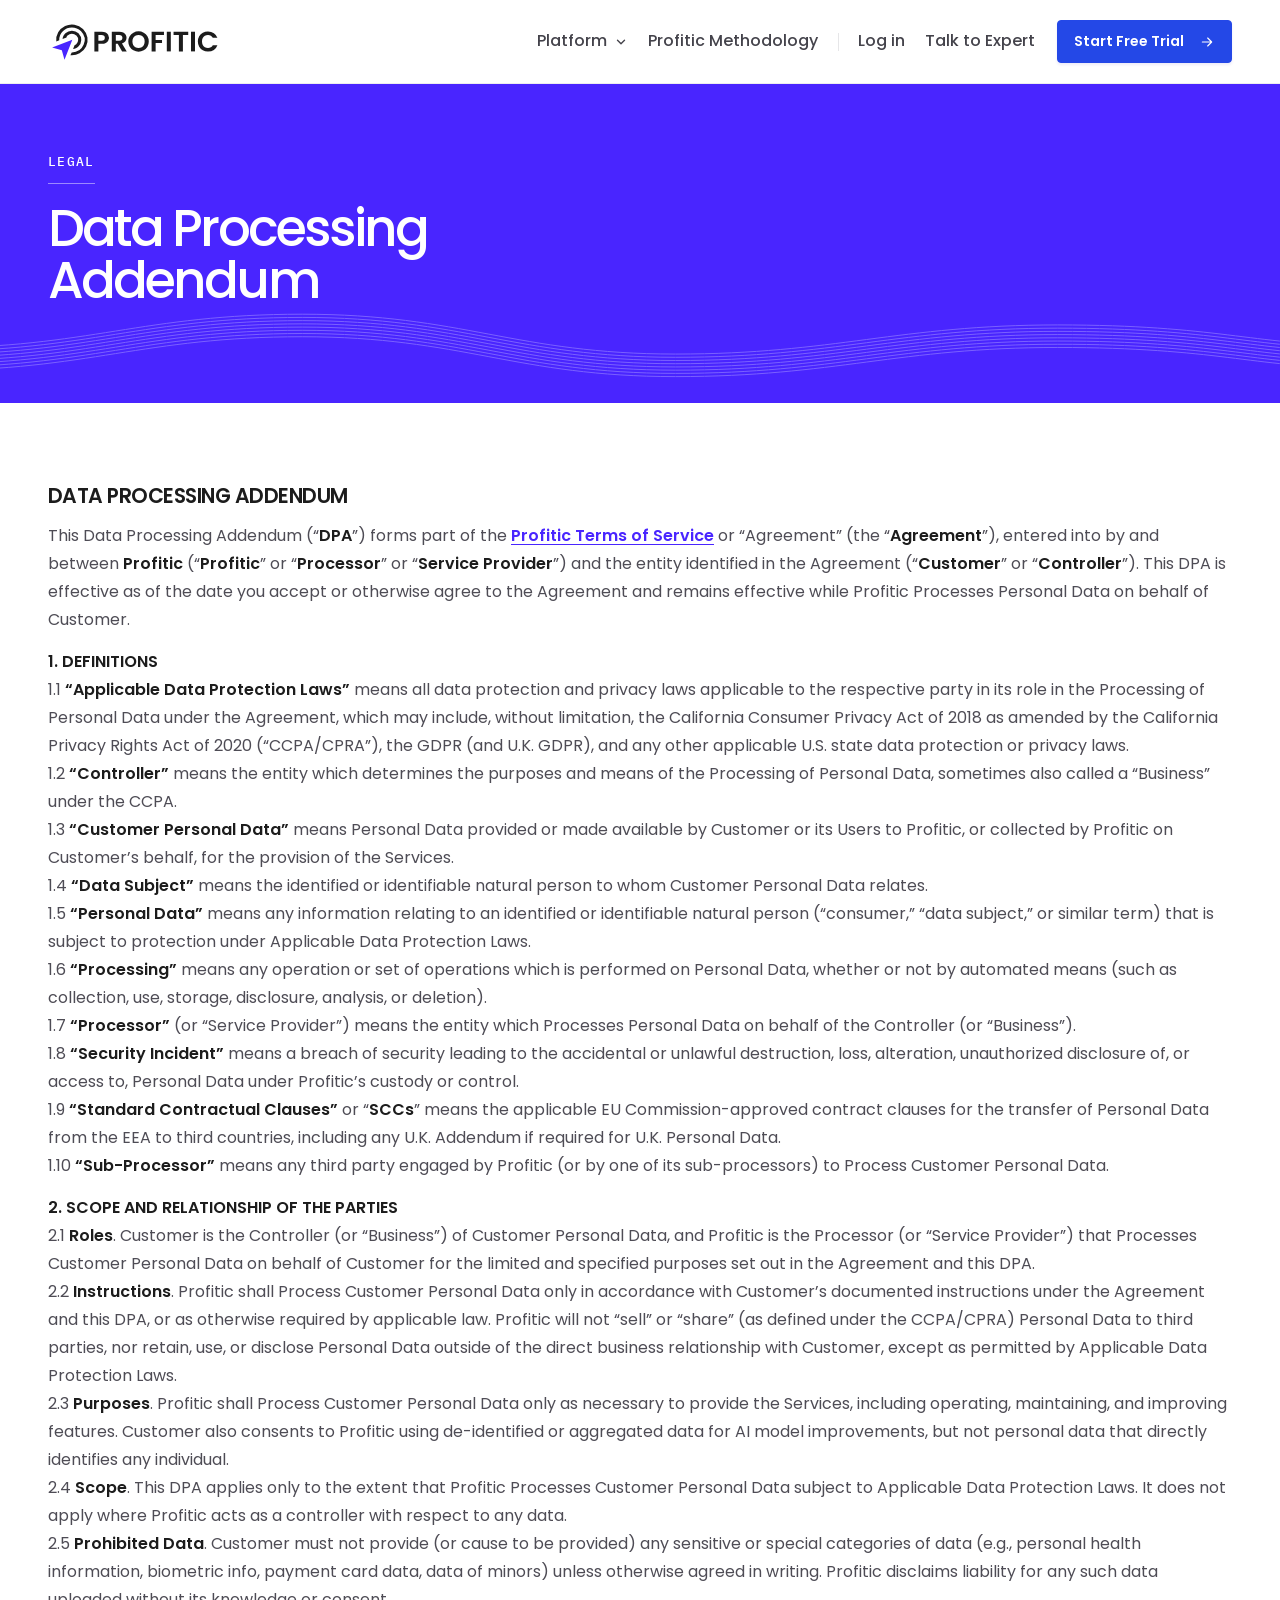
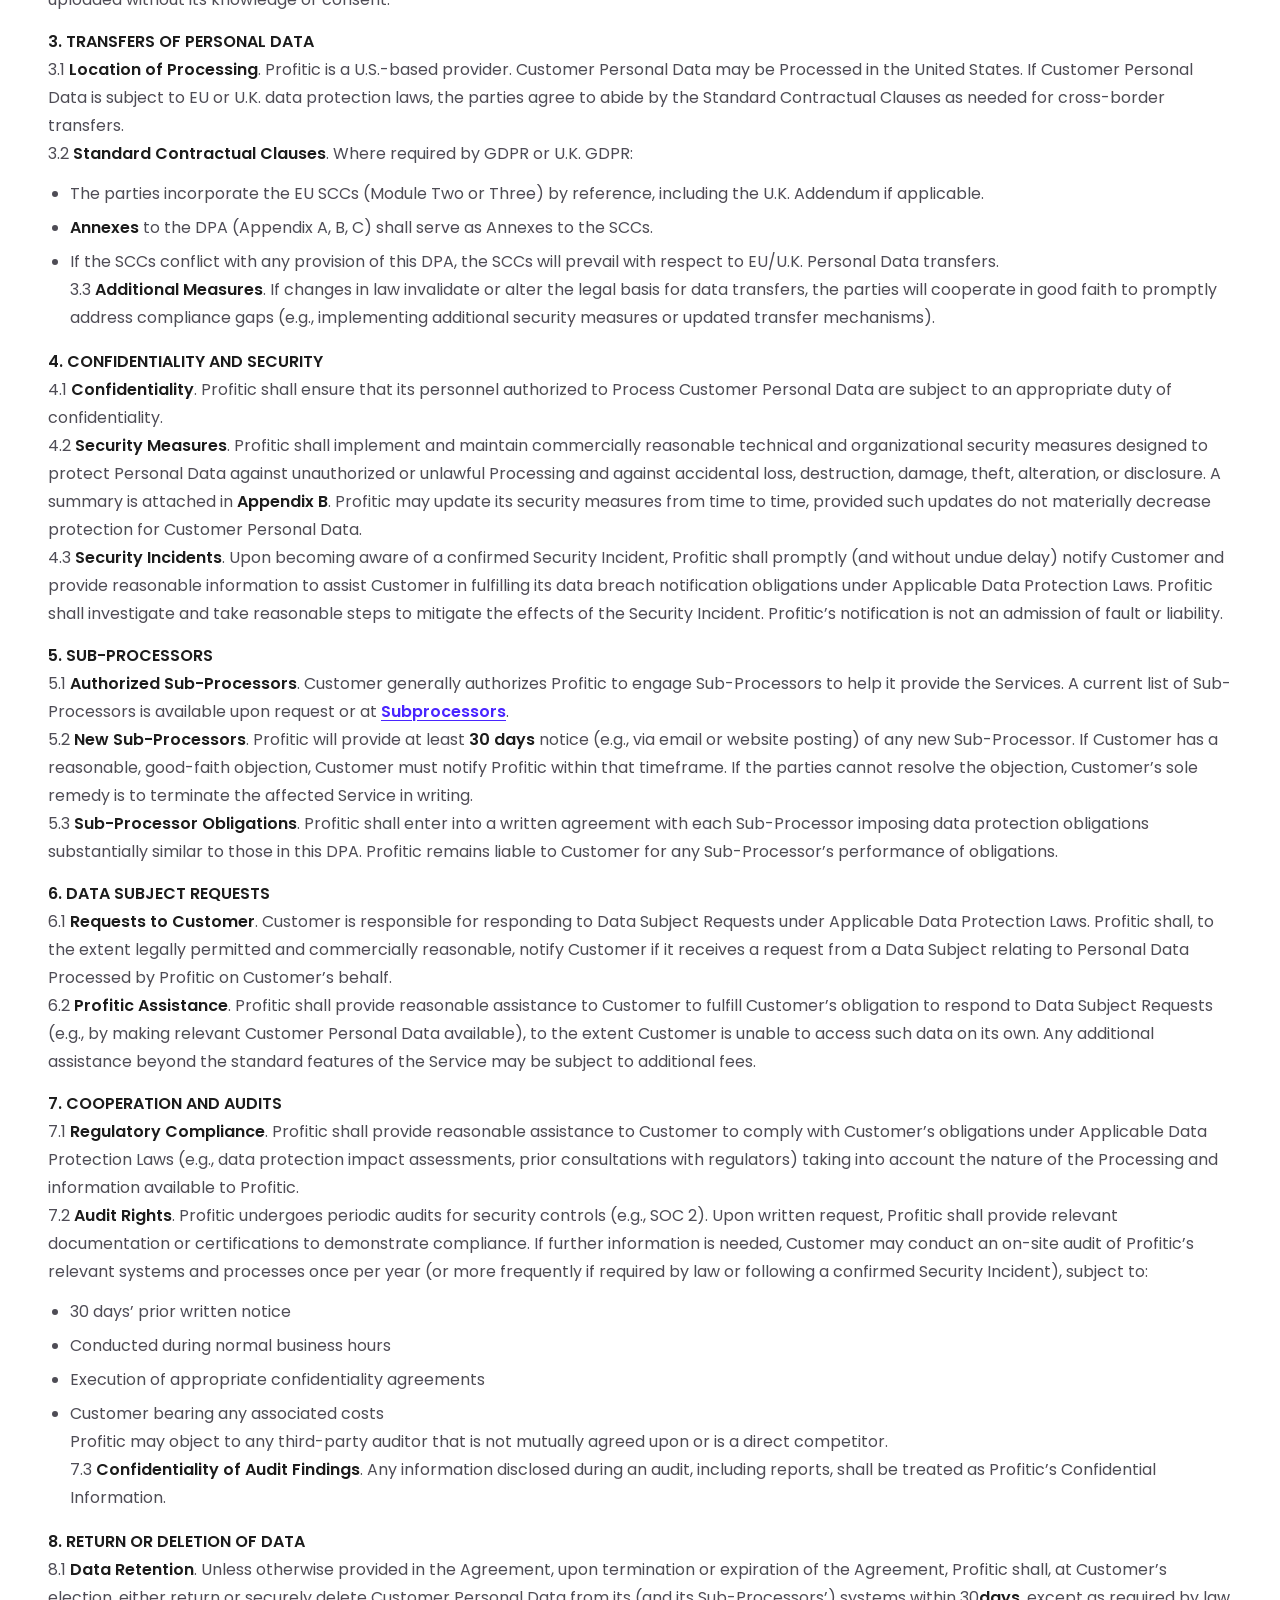
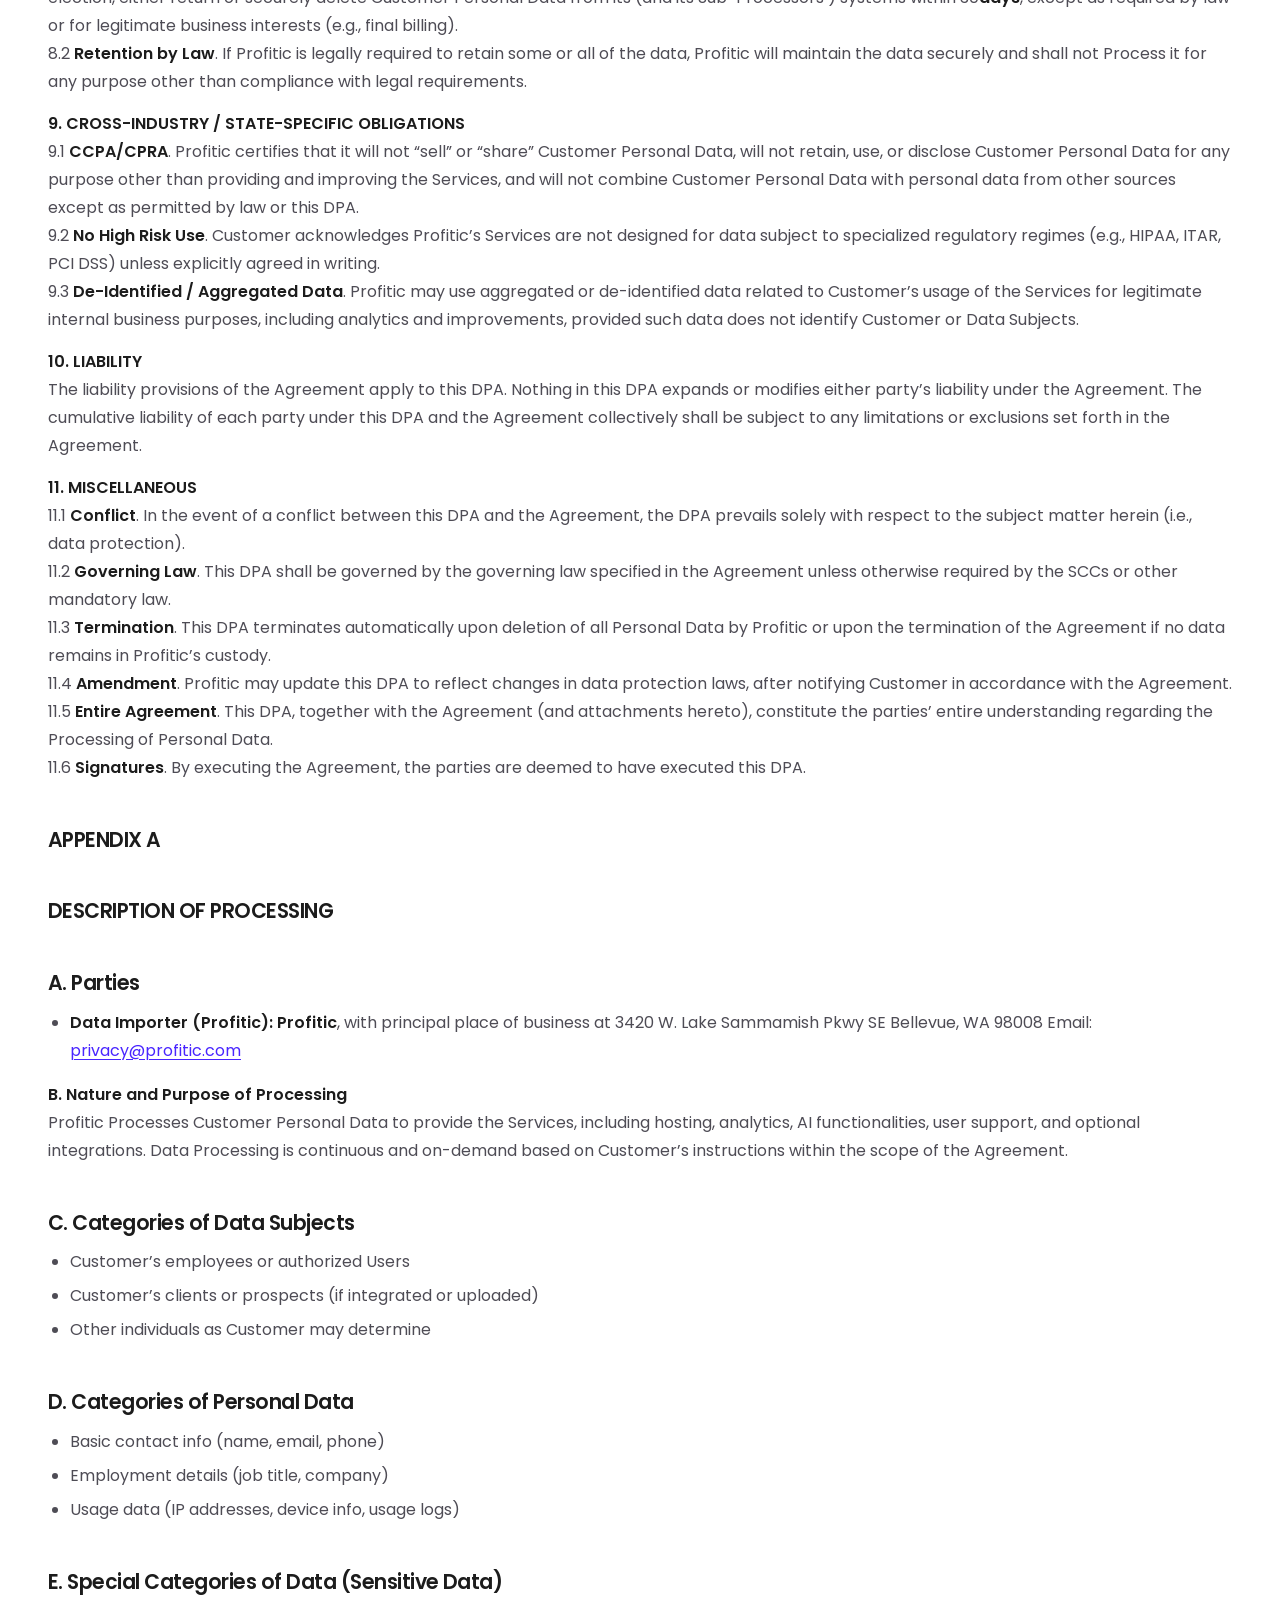
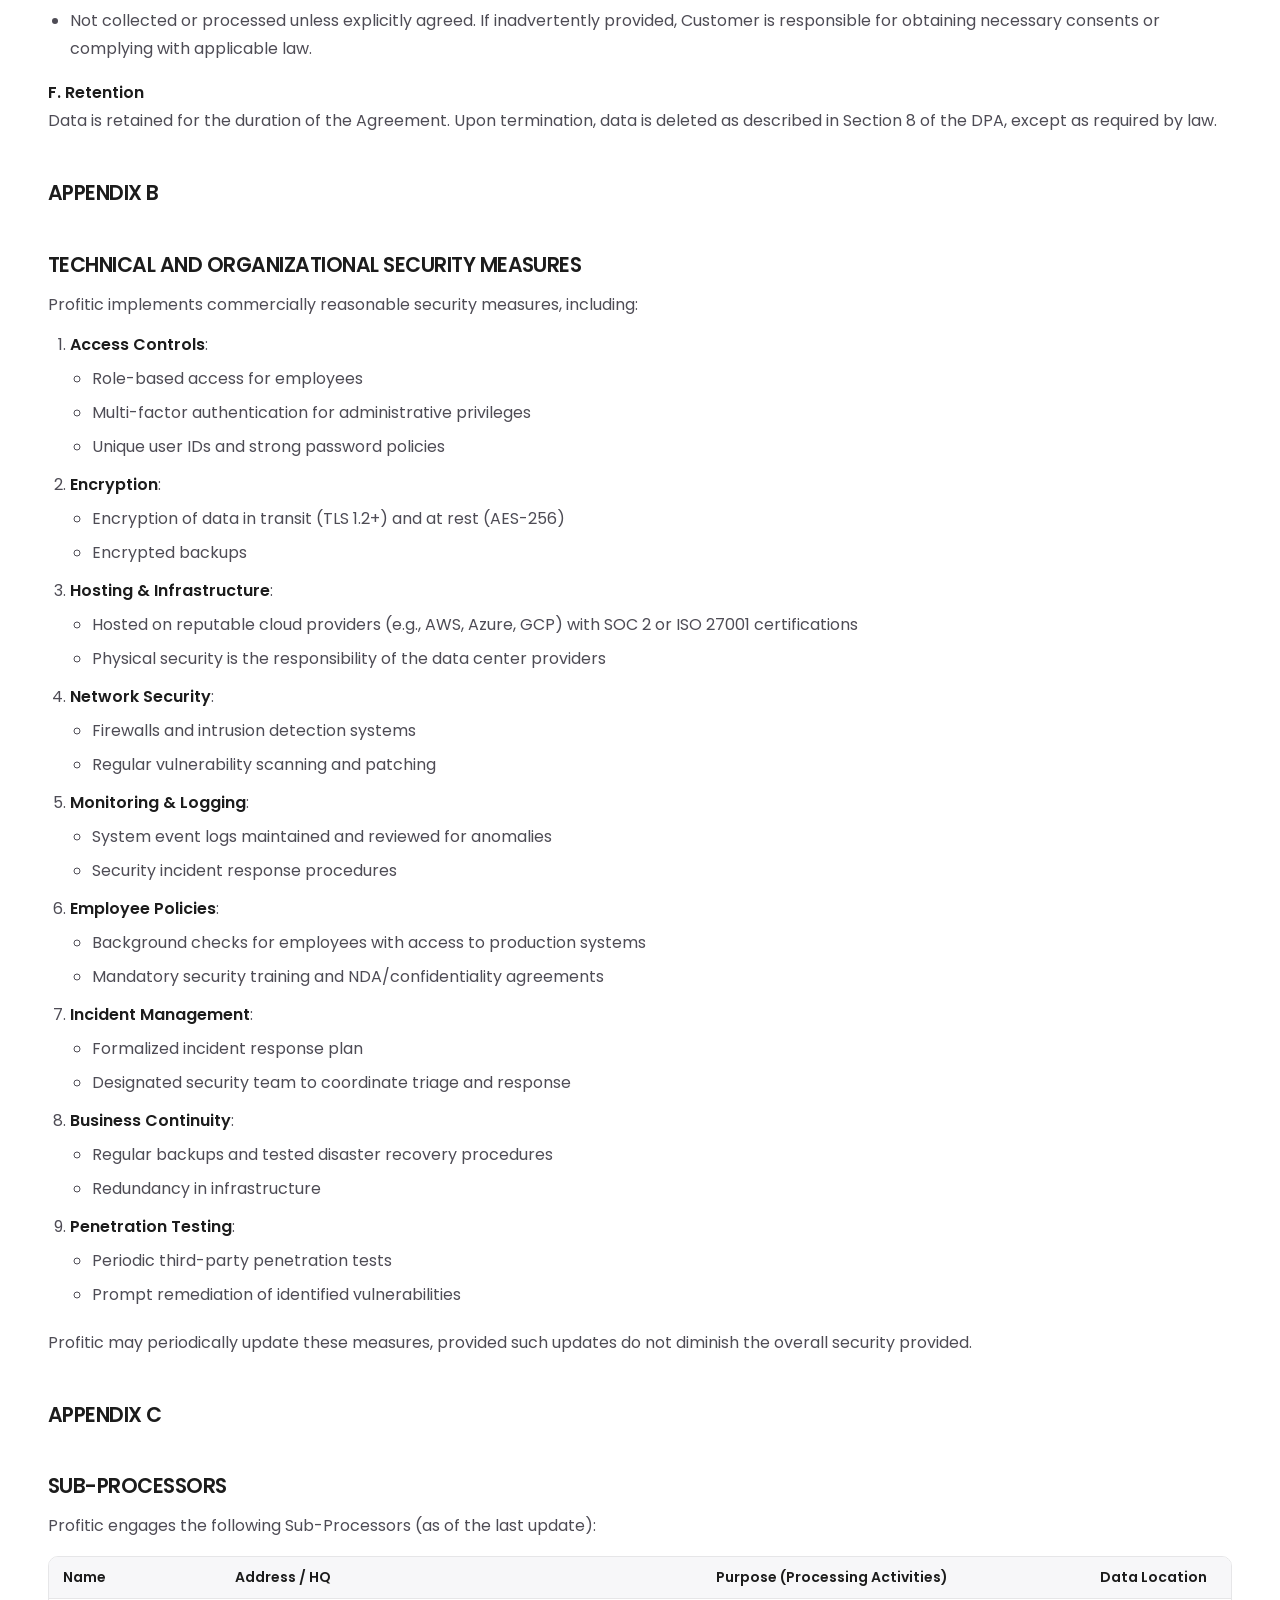
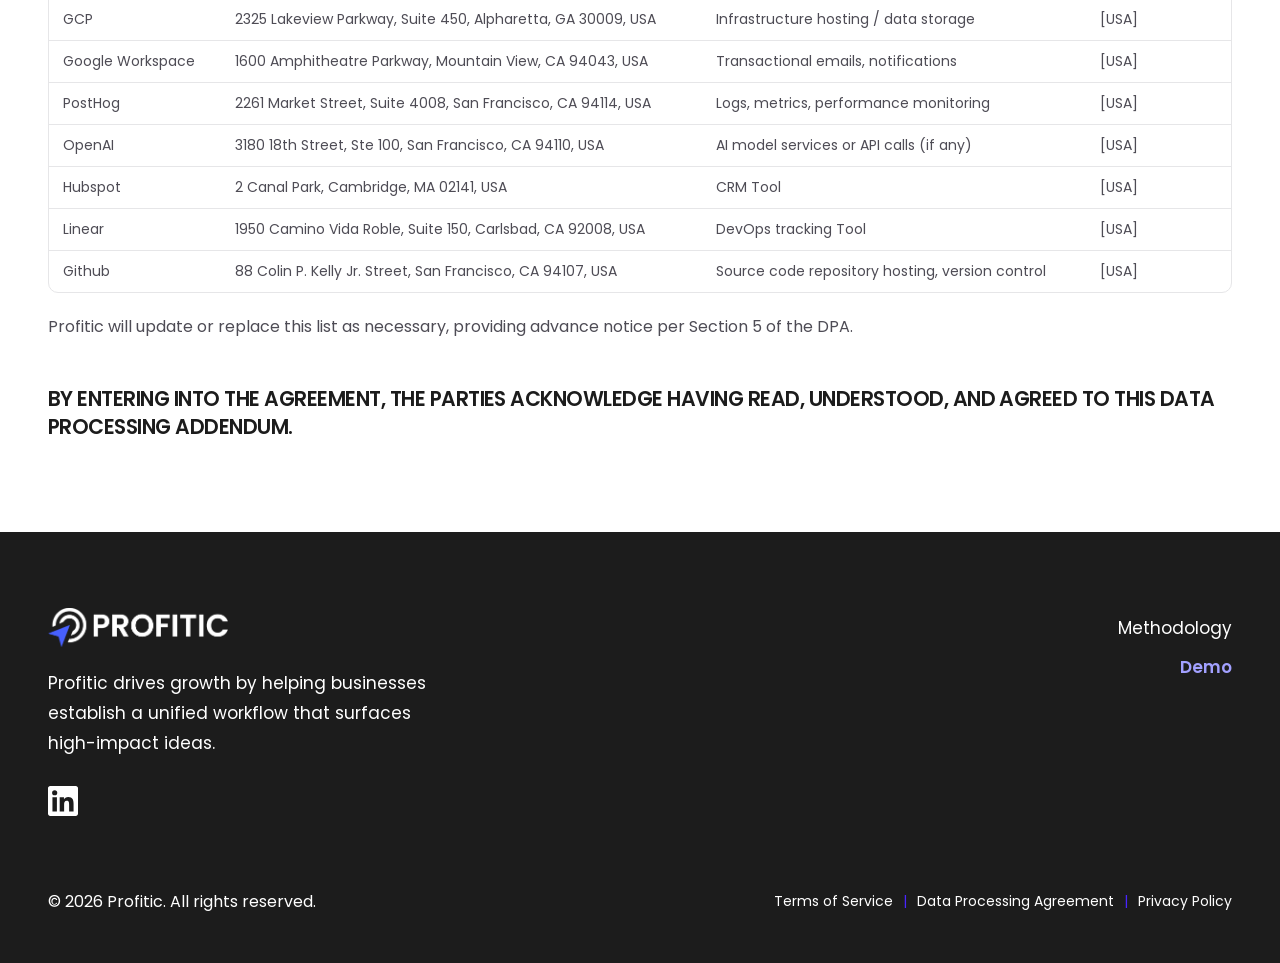
<file: dpa.html>
<!doctype html>
<html lang="en">
<head>
<meta charset="utf-8">
<!-- Google tag (gtag.js) -->
<script async src="https://www.googletagmanager.com/gtag/js?id=G-1CHJ2WJDCV"></script>
<script>
  window.dataLayer = window.dataLayer || [];
  function gtag(){dataLayer.push(arguments);}
  gtag('js', new Date());

  gtag('config', 'G-1CHJ2WJDCV');
</script>
<script>document.documentElement.classList.add("js")</script>
<meta name="viewport" content="width=device-width, initial-scale=1">
<meta name="theme-color" content="#4925ff">
<title>DPA - Profitic</title>
<meta name="description" content="Profitic Data Processing Addendum: how Profitic processes personal data on behalf of customers.">
<link rel="canonical" href="https://profitic.com/dpa">
<meta name="robots" content="index, follow, max-image-preview:large">
<meta property="og:locale" content="en_US">
<meta property="og:type" content="website">
<meta property="og:site_name" content="Profitic">
<meta property="og:title" content="DPA - Profitic">
<meta property="og:description" content="Profitic Data Processing Addendum: how Profitic processes personal data on behalf of customers.">
<meta property="og:url" content="https://profitic.com/dpa">
<meta property="og:image" content="https://profitic.com/assets/img/hartigen-story.jpg">
<meta name="twitter:card" content="summary_large_image">
<meta name="twitter:title" content="DPA - Profitic">
<meta name="twitter:description" content="Profitic Data Processing Addendum: how Profitic processes personal data on behalf of customers.">
<meta name="twitter:image" content="https://profitic.com/assets/img/hartigen-story.jpg">
<meta property="og:image:alt" content="Profitic">
<link rel="icon" type="image/svg+xml" href="assets/img/favicon.svg">
<link rel="apple-touch-icon" href="assets/img/favicon.png">
<link rel="preconnect" href="https://fonts.googleapis.com">
<link rel="preconnect" href="https://fonts.gstatic.com" crossorigin>
<link href="https://fonts.googleapis.com/css2?family=IBM+Plex+Mono:wght@400;500&family=Poppins:wght@400;500;600&display=swap" rel="stylesheet">
<link rel="stylesheet" href="assets/css/style.css">
<script type="application/ld+json">{"@context": "https://schema.org", "@graph": [{"@type": "Organization", "@id": "https://profitic.com/#organization", "name": "Profitic", "legalName": "Profitic, Inc.", "url": "https://profitic.com/", "logo": "https://profitic.com/assets/img/logo-profitic.svg", "email": "privacy@profitic.com", "description": "Profitic is a product portfolio planning platform that helps teams collect ideas, score them, model their business case, prioritize what to build, and track execution against growth goals.", "address": {"@type": "PostalAddress", "streetAddress": "3420 W. Lake Sammamish Pkwy SE", "addressLocality": "Bellevue", "addressRegion": "WA", "postalCode": "98008", "addressCountry": "US"}, "sameAs": ["https://www.linkedin.com/company/profitic-ai/"]}, {"@type": "WebSite", "@id": "https://profitic.com/#website", "url": "https://profitic.com/", "name": "Profitic", "publisher": {"@id": "https://profitic.com/#organization"}, "inLanguage": "en-US"}, {"@type": "WebPage", "@id": "https://profitic.com/dpa#webpage", "url": "https://profitic.com/dpa", "name": "Data Processing Addendum", "description": "Profitic Data Processing Addendum: how Profitic processes personal data on behalf of customers.", "isPartOf": {"@id": "https://profitic.com/#website"}, "about": {"@id": "https://profitic.com/#organization"}, "inLanguage": "en-US"}, {"@type": "BreadcrumbList", "itemListElement": [{"@type": "ListItem", "position": 1, "name": "Home", "item": "https://profitic.com/"}, {"@type": "ListItem", "position": 2, "name": "Data Processing Addendum", "item": "https://profitic.com/dpa"}]}]}</script>

<!-- Start of HubSpot Embed Code -->
<script type="text/javascript" id="hs-script-loader" async defer src="https://js-na2.hs-scripts.com/242087374.js"></script>
<!-- End of HubSpot Embed Code -->
</head>
<body>
  <a class="skip-link" href="#main">Skip to content</a>
  <svg class="icon-library" xmlns="http://www.w3.org/2000/svg" aria-hidden="true">
    <symbol id="i-arrow" viewBox="0 0 24 24"><path d="M5 12h14m-6-6 6 6-6 6"/></symbol>
    <symbol id="i-spark" viewBox="0 0 24 24"><path d="m12 3 2.8 6.2L21 12l-6.2 2.8L12 21l-2.8-6.2L3 12l6.2-2.8L12 3Z"/></symbol>
    <symbol id="i-target" viewBox="0 0 24 24"><circle cx="12" cy="12" r="9"/><circle cx="12" cy="12" r="5"/><circle cx="12" cy="12" r="1"/></symbol>
    <symbol id="i-chart" viewBox="0 0 24 24"><path d="M4 4v16h16M8 14l4-4 4 2 5-7m-5 0h5v5"/></symbol>
    <symbol id="i-check" viewBox="0 0 24 24"><path d="m5 12 4 4L19 6"/></symbol>
    <symbol id="i-connect" viewBox="0 0 24 24"><path d="m8 8 8 8M9 4H4v5m11 11h5v-5M4 4l5 5m11 11-5-5M15 4h5v5M4 15v5h5m11-16-6 6M4 20l6-6"/></symbol>
    <symbol id="i-stack" viewBox="0 0 24 24"><path d="m3 7 9-4 9 4-9 4-9-4Zm0 5 9 4 9-4M3 17l9 4 9-4"/></symbol>
    <symbol id="i-clock" viewBox="0 0 24 24"><circle cx="12" cy="12" r="9"/><path d="M12 7v5l3 2"/></symbol>
    <symbol id="i-x" viewBox="0 0 24 24"><path d="m6 6 12 12M18 6 6 18"/></symbol>
    <symbol id="i-message" viewBox="0 0 24 24"><path d="M21 11a8 8 0 0 1-8 8H6l-4 3V11a9 9 0 0 1 19 0ZM7 9h9M7 13h6"/></symbol>
    <symbol id="i-support" viewBox="0 0 24 24"><path d="M4 12V9a8 8 0 0 1 16 0v3M4 11H2v7h4v-7Zm16 0h2v7h-4v-7Zm0 7v2l-6 2"/></symbol>
    <symbol id="i-trend" viewBox="0 0 24 24"><path d="m3 17 6-6 4 4L21 6m-7 0h7v7"/></symbol>
    <symbol id="i-bulb" viewBox="0 0 24 24"><path d="M8 18h8m-7 3h6M8 15c0-3-3-3-3-7a7 7 0 0 1 14 0c0 4-3 4-3 7Z"/></symbol>
    <symbol id="i-loop" viewBox="0 0 24 24"><path d="M4 8a8 8 0 0 1 14-2l3 3M21 3v6h-6M20 16A8 8 0 0 1 6 18l-3-3M3 21v-6h6"/></symbol>
  </svg>

  <header class="site-header">
    <div class="nav-wrap container">
      <a class="brand" href="./" aria-label="Profitic home"><img src="assets/img/logo-profitic.svg" alt="Profitic" width="142" height="34"></a>
      <button class="nav-toggle" type="button" aria-label="Open navigation" aria-controls="header-navigation" aria-expanded="false">
        <svg width="20" height="20" viewBox="0 0 24 24" fill="none" stroke="currentColor" stroke-width="1.7" stroke-linecap="round" aria-hidden="true"><path class="hamburger-glyph" d="M3 6h18M3 12h18M3 18h18"/><path class="close-glyph" d="m5 5 14 14M19 5 5 19"/></svg>
      </button>
      <nav id="header-navigation" class="primary-nav" aria-label="Main navigation">
        <details class="platform-nav">
          <summary>Platform <svg width="14" height="14" viewBox="0 0 16 16" aria-hidden="true"><path d="m4 6 4 4 4-4" fill="none" stroke="currentColor" stroke-width="1.6" stroke-linecap="round" stroke-linejoin="round"/></svg></summary>
          <ul class="platform-links">
            <li><a href="./#idea-intake"><svg class="icon" aria-hidden="true"><use href="#i-spark"/></svg>Idea Collection</a></li>
            <li><a href="./#business-impact"><svg class="icon" aria-hidden="true"><use href="#i-chart"/></svg>Value Modeling</a></li>
            <li><a href="./#prioritization"><svg class="icon" aria-hidden="true"><use href="#i-target"/></svg>Project Prioritization</a></li>
            <li><a href="./#strategy-execution"><svg class="icon" aria-hidden="true"><use href="#i-check"/></svg>Product Execution</a></li>
            <li><a href="./#reporting"><svg class="icon" aria-hidden="true"><use href="#i-stack"/></svg>Portfolio Management</a></li>
            <li><a href="./#reporting"><svg class="icon" viewBox="0 0 24 24" aria-hidden="true"><path d="M5 3h9l5 5v13H5zM14 3v5h5M8 17v-3m4 3v-6m4 6v-4"/></svg>Leadership Reporting</a></li>
          </ul>
        </details>
        <a class="header-link" href="profitic-methodology">Profitic Methodology</a>
        <a class="header-link header-login" href="https://app.profitic.com/">Log in</a>
        <a class="header-link" href="see-a-demo">Talk to Expert</a>
      </nav>
      <a class="button button-small cta-trial" href="idea-collection-free-trial-form">Start Free Trial <svg class="icon" aria-hidden="true"><use href="#i-arrow"/></svg></a>
    </div>
  </header>

  <main id="main">
    <section class="page-hero page-hero-compact" aria-labelledby="page-title">
      <div class="container">
        <span class="kicker">Legal</span>
        <h1 id="page-title">Data Processing Addendum</h1>
      </div>
      <svg class="hero68-lines" viewBox="0 0 1440 120" preserveAspectRatio="none" aria-hidden="true" focusable="false"><g fill="none" stroke="currentColor" stroke-width="1" stroke-linecap="round"><path d="M-80 56 C100 56 160 12 340 12 S580 64 760 64 S1010 26 1190 26 S1410 52 1520 52" vector-effect="non-scaling-stroke"/><path d="M-80 60.2 C100 60.2 160 16.2 340 16.2 S580 68.2 760 68.2 S1010 30.2 1190 30.2 S1410 56.2 1520 56.2" vector-effect="non-scaling-stroke"/><path d="M-80 64.4 C100 64.4 160 20.4 340 20.4 S580 72.4 760 72.4 S1010 34.4 1190 34.4 S1410 60.4 1520 60.4" vector-effect="non-scaling-stroke"/><path d="M-80 68.6 C100 68.6 160 24.6 340 24.6 S580 76.6 760 76.6 S1010 38.6 1190 38.6 S1410 64.6 1520 64.6" vector-effect="non-scaling-stroke"/><path d="M-80 72.8 C100 72.8 160 28.8 340 28.8 S580 80.8 760 80.8 S1010 42.8 1190 42.8 S1410 68.8 1520 68.8" vector-effect="non-scaling-stroke"/><path d="M-80 77 C100 77 160 33 340 33 S580 85 760 85 S1010 47 1190 47 S1410 73 1520 73" vector-effect="non-scaling-stroke"/><path d="M-80 81.2 C100 81.2 160 37.2 340 37.2 S580 89.2 760 89.2 S1010 51.2 1190 51.2 S1410 77.2 1520 77.2" vector-effect="non-scaling-stroke"/><path d="M-80 85.4 C100 85.4 160 41.4 340 41.4 S580 93.4 760 93.4 S1010 55.4 1190 55.4 S1410 81.4 1520 81.4" vector-effect="non-scaling-stroke"/></g></svg>
    </section>
    <section class="section">
      <div class="container">
        <article class="legal">
<h2>DATA PROCESSING ADDENDUM</h2>
<p>This Data Processing Addendum (“<strong>DPA</strong>”) forms part of the <strong><a href="terms-of-service">Profitic Terms of Service</a></strong> or “Agreement” (the “<strong>Agreement</strong>”), entered into by and between <strong>Profitic</strong> (“<strong>Profitic</strong>” or “<strong>Processor</strong>” or “<strong>Service Provider</strong>”) and the entity identified in the Agreement (“<strong>Customer</strong>” or “<strong>Controller</strong>”). This DPA is effective as of the date you accept or otherwise agree to the Agreement and remains effective while Profitic Processes Personal Data on behalf of Customer.</p>
<p><strong>1. DEFINITIONS</strong><br>1.1 <strong>“Applicable Data Protection Laws”</strong> means all data protection and privacy laws applicable to the respective party in its role in the Processing of Personal Data under the Agreement, which may include, without limitation, the California Consumer Privacy Act of 2018 as amended by the California Privacy Rights Act of 2020 (“CCPA/CPRA”), the GDPR (and U.K. GDPR), and any other applicable U.S. state data protection or privacy laws.<br>1.2 <strong>“Controller”</strong> means the entity which determines the purposes and means of the Processing of Personal Data, sometimes also called a “Business” under the CCPA.<br>1.3 <strong>“Customer Personal Data”</strong> means Personal Data provided or made available by Customer or its Users to Profitic, or collected by Profitic on Customer’s behalf, for the provision of the Services.<br>1.4 <strong>“Data Subject”</strong> means the identified or identifiable natural person to whom Customer Personal Data relates.<br>1.5 <strong>“Personal Data”</strong> means any information relating to an identified or identifiable natural person (“consumer,” “data subject,” or similar term) that is subject to protection under Applicable Data Protection Laws.<br>1.6 <strong>“Processing”</strong> means any operation or set of operations which is performed on Personal Data, whether or not by automated means (such as collection, use, storage, disclosure, analysis, or deletion).<br>1.7 <strong>“Processor”</strong> (or “Service Provider”) means the entity which Processes Personal Data on behalf of the Controller (or “Business”).<br>1.8 <strong>“Security Incident”</strong> means a breach of security leading to the accidental or unlawful destruction, loss, alteration, unauthorized disclosure of, or access to, Personal Data under Profitic’s custody or control.<br>1.9 <strong>“Standard Contractual Clauses”</strong> or “<strong>SCCs</strong>” means the applicable EU Commission-approved contract clauses for the transfer of Personal Data from the EEA to third countries, including any U.K. Addendum if required for U.K. Personal Data.<br>1.10 <strong>“Sub-Processor”</strong> means any third party engaged by Profitic (or by one of its sub-processors) to Process Customer Personal Data.</p>
<p><strong>2. SCOPE AND RELATIONSHIP OF THE PARTIES</strong><br>2.1 <strong>Roles</strong>. Customer is the Controller (or “Business”) of Customer Personal Data, and Profitic is the Processor (or “Service Provider”) that Processes Customer Personal Data on behalf of Customer for the limited and specified purposes set out in the Agreement and this DPA.<br>2.2 <strong>Instructions</strong>. Profitic shall Process Customer Personal Data only in accordance with Customer’s documented instructions under the Agreement and this DPA, or as otherwise required by applicable law. Profitic will not “sell” or “share” (as defined under the CCPA/CPRA) Personal Data to third parties, nor retain, use, or disclose Personal Data outside of the direct business relationship with Customer, except as permitted by Applicable Data Protection Laws.<br>2.3 <strong>Purposes</strong>. Profitic shall Process Customer Personal Data only as necessary to provide the Services, including operating, maintaining, and improving features. Customer also consents to Profitic using de-identified or aggregated data for AI model improvements, but not personal data that directly identifies any individual.<br>2.4 <strong>Scope</strong>. This DPA applies only to the extent that Profitic Processes Customer Personal Data subject to Applicable Data Protection Laws. It does not apply where Profitic acts as a controller with respect to any data.<br>2.5 <strong>Prohibited Data</strong>. Customer must not provide (or cause to be provided) any sensitive or special categories of data (e.g., personal health information, biometric info, payment card data, data of minors) unless otherwise agreed in writing. Profitic disclaims liability for any such data uploaded without its knowledge or consent.</p>
<p><strong>3. TRANSFERS OF PERSONAL DATA</strong><br>3.1 <strong>Location of Processing</strong>. Profitic is a U.S.-based provider. Customer Personal Data may be Processed in the United States. If Customer Personal Data is subject to EU or U.K. data protection laws, the parties agree to abide by the Standard Contractual Clauses as needed for cross-border transfers.<br>3.2 <strong>Standard Contractual Clauses</strong>. Where required by GDPR or U.K. GDPR:</p>
<ul><li>The parties incorporate the EU SCCs (Module Two or Three) by reference, including the U.K. Addendum if applicable.</li>
<li><strong>Annexes</strong> to the DPA (Appendix A, B, C) shall serve as Annexes to the SCCs.</li>
<li>If the SCCs conflict with any provision of this DPA, the SCCs will prevail with respect to EU/U.K. Personal Data transfers.<br>3.3 <strong>Additional Measures</strong>. If changes in law invalidate or alter the legal basis for data transfers, the parties will cooperate in good faith to promptly address compliance gaps (e.g., implementing additional security measures or updated transfer mechanisms).</li>
</ul>
<p><strong>4. CONFIDENTIALITY AND SECURITY</strong><br>4.1 <strong>Confidentiality</strong>. Profitic shall ensure that its personnel authorized to Process Customer Personal Data are subject to an appropriate duty of confidentiality.<br>4.2 <strong>Security Measures</strong>. Profitic shall implement and maintain commercially reasonable technical and organizational security measures designed to protect Personal Data against unauthorized or unlawful Processing and against accidental loss, destruction, damage, theft, alteration, or disclosure. A summary is attached in <strong>Appendix B</strong>. Profitic may update its security measures from time to time, provided such updates do not materially decrease protection for Customer Personal Data.<br>4.3 <strong>Security Incidents</strong>. Upon becoming aware of a confirmed Security Incident, Profitic shall promptly (and without undue delay) notify Customer and provide reasonable information to assist Customer in fulfilling its data breach notification obligations under Applicable Data Protection Laws. Profitic shall investigate and take reasonable steps to mitigate the effects of the Security Incident. Profitic’s notification is not an admission of fault or liability.</p>
<p><strong>5. SUB-PROCESSORS</strong><br>5.1 <strong>Authorized Sub-Processors</strong>. Customer generally authorizes Profitic to engage Sub-Processors to help it provide the Services. A current list of Sub-Processors is available upon request or at <strong><a href="dpa">Subprocessors</a></strong>.<br>5.2 <strong>New Sub-Processors</strong>. Profitic will provide at least <strong>30 days</strong> notice (e.g., via email or website posting) of any new Sub-Processor. If Customer has a reasonable, good-faith objection, Customer must notify Profitic within that timeframe. If the parties cannot resolve the objection, Customer’s sole remedy is to terminate the affected Service in writing.<br>5.3 <strong>Sub-Processor Obligations</strong>. Profitic shall enter into a written agreement with each Sub-Processor imposing data protection obligations substantially similar to those in this DPA. Profitic remains liable to Customer for any Sub-Processor’s performance of obligations.</p>
<p><strong>6. DATA SUBJECT REQUESTS</strong><br>6.1 <strong>Requests to Customer</strong>. Customer is responsible for responding to Data Subject Requests under Applicable Data Protection Laws. Profitic shall, to the extent legally permitted and commercially reasonable, notify Customer if it receives a request from a Data Subject relating to Personal Data Processed by Profitic on Customer’s behalf.<br>6.2 <strong>Profitic Assistance</strong>. Profitic shall provide reasonable assistance to Customer to fulfill Customer’s obligation to respond to Data Subject Requests (e.g., by making relevant Customer Personal Data available), to the extent Customer is unable to access such data on its own. Any additional assistance beyond the standard features of the Service may be subject to additional fees.</p>
<p><strong>7. COOPERATION AND AUDITS</strong><br>7.1 <strong>Regulatory Compliance</strong>. Profitic shall provide reasonable assistance to Customer to comply with Customer’s obligations under Applicable Data Protection Laws (e.g., data protection impact assessments, prior consultations with regulators) taking into account the nature of the Processing and information available to Profitic.<br>7.2 <strong>Audit Rights</strong>. Profitic undergoes periodic audits for security controls (e.g., SOC 2). Upon written request, Profitic shall provide relevant documentation or certifications to demonstrate compliance. If further information is needed, Customer may conduct an on-site audit of Profitic’s relevant systems and processes once per year (or more frequently if required by law or following a confirmed Security Incident), subject to:</p>
<ul><li>30 days’ prior written notice</li>
<li>Conducted during normal business hours</li>
<li>Execution of appropriate confidentiality agreements</li>
<li>Customer bearing any associated costs<br>Profitic may object to any third-party auditor that is not mutually agreed upon or is a direct competitor.<br>7.3 <strong>Confidentiality of Audit Findings</strong>. Any information disclosed during an audit, including reports, shall be treated as Profitic’s Confidential Information.</li>
</ul>
<p><strong>8. RETURN OR DELETION OF DATA</strong><br>8.1 <strong>Data Retention</strong>. Unless otherwise provided in the Agreement, upon termination or expiration of the Agreement, Profitic shall, at Customer’s election, either return or securely delete Customer Personal Data from its (and its Sub-Processors’) systems within 30<strong>days</strong>, except as required by law or for legitimate business interests (e.g., final billing).<br>8.2 <strong>Retention by Law</strong>. If Profitic is legally required to retain some or all of the data, Profitic will maintain the data securely and shall not Process it for any purpose other than compliance with legal requirements.</p>
<p><strong>9. CROSS-INDUSTRY / STATE-SPECIFIC OBLIGATIONS</strong><br>9.1 <strong>CCPA/CPRA</strong>. Profitic certifies that it will not “sell” or “share” Customer Personal Data, will not retain, use, or disclose Customer Personal Data for any purpose other than providing and improving the Services, and will not combine Customer Personal Data with personal data from other sources except as permitted by law or this DPA.<br>9.2 <strong>No High Risk Use</strong>. Customer acknowledges Profitic’s Services are not designed for data subject to specialized regulatory regimes (e.g., HIPAA, ITAR, PCI DSS) unless explicitly agreed in writing.<br>9.3 <strong>De-Identified / Aggregated Data</strong>. Profitic may use aggregated or de-identified data related to Customer’s usage of the Services for legitimate internal business purposes, including analytics and improvements, provided such data does not identify Customer or Data Subjects.</p>
<p><strong>10. LIABILITY</strong><br>The liability provisions of the Agreement apply to this DPA. Nothing in this DPA expands or modifies either party’s liability under the Agreement. The cumulative liability of each party under this DPA and the Agreement collectively shall be subject to any limitations or exclusions set forth in the Agreement.</p>
<p><strong>11. MISCELLANEOUS</strong><br>11.1 <strong>Conflict</strong>. In the event of a conflict between this DPA and the Agreement, the DPA prevails solely with respect to the subject matter herein (i.e., data protection).<br>11.2 <strong>Governing Law</strong>. This DPA shall be governed by the governing law specified in the Agreement unless otherwise required by the SCCs or other mandatory law.<br>11.3 <strong>Termination</strong>. This DPA terminates automatically upon deletion of all Personal Data by Profitic or upon the termination of the Agreement if no data remains in Profitic’s custody.<br>11.4 <strong>Amendment</strong>. Profitic may update this DPA to reflect changes in data protection laws, after notifying Customer in accordance with the Agreement.<br>11.5 <strong>Entire Agreement</strong>. This DPA, together with the Agreement (and attachments hereto), constitute the parties’ entire understanding regarding the Processing of Personal Data.<br>11.6 <strong>Signatures</strong>. By executing the Agreement, the parties are deemed to have executed this DPA.</p>
<h2>APPENDIX A</h2>
<h2>DESCRIPTION OF PROCESSING</h2>
<h2>A. Parties</h2>
<ul><li><strong>Data Importer (Profitic):</strong> <strong>Profitic</strong>, with principal place of business at 3420 W. Lake Sammamish Pkwy SE Bellevue, WA 98008 Email: <a href="mailto:privacy@profitic.com">privacy@profitic.com</a></li>
</ul>
<p><strong>B. Nature and Purpose of Processing</strong><br>Profitic Processes Customer Personal Data to provide the Services, including hosting, analytics, AI functionalities, user support, and optional integrations. Data Processing is continuous and on-demand based on Customer’s instructions within the scope of the Agreement.</p>
<h2>C. Categories of Data Subjects</h2>
<ul><li>Customer’s employees or authorized Users</li>
<li>Customer’s clients or prospects (if integrated or uploaded)</li>
<li>Other individuals as Customer may determine</li>
</ul>
<h2>D. Categories of Personal Data</h2>
<ul><li>Basic contact info (name, email, phone)</li>
<li>Employment details (job title, company)</li>
<li>Usage data (IP addresses, device info, usage logs)</li>
</ul>
<h2>E. Special Categories of Data (Sensitive Data)</h2>
<ul><li>Not collected or processed unless explicitly agreed. If inadvertently provided, Customer is responsible for obtaining necessary consents or complying with applicable law.</li>
</ul>
<p><strong>F. Retention</strong><br>Data is retained for the duration of the Agreement. Upon termination, data is deleted as described in Section 8 of the DPA, except as required by law.</p>
<h2>APPENDIX B</h2>
<h2>TECHNICAL AND ORGANIZATIONAL SECURITY MEASURES</h2>
<p>Profitic implements commercially reasonable security measures, including:</p>
<ol><li><strong>Access Controls</strong>: <ul><li>Role-based access for employees</li>
<li>Multi-factor authentication for administrative privileges</li>
<li>Unique user IDs and strong password policies</li>
</ul>
</li>
<li><strong>Encryption</strong>: <ul><li>Encryption of data in transit (TLS 1.2+) and at rest (AES-256)</li>
<li>Encrypted backups</li>
</ul>
</li>
<li><strong>Hosting &amp; Infrastructure</strong>: <ul><li>Hosted on reputable cloud providers (e.g., AWS, Azure, GCP) with SOC 2 or ISO 27001 certifications</li>
<li>Physical security is the responsibility of the data center providers</li>
</ul>
</li>
<li><strong>Network Security</strong>: <ul><li>Firewalls and intrusion detection systems</li>
<li>Regular vulnerability scanning and patching</li>
</ul>
</li>
<li><strong>Monitoring &amp; Logging</strong>: <ul><li>System event logs maintained and reviewed for anomalies</li>
<li>Security incident response procedures</li>
</ul>
</li>
<li><strong>Employee Policies</strong>: <ul><li>Background checks for employees with access to production systems</li>
<li>Mandatory security training and NDA/confidentiality agreements</li>
</ul>
</li>
<li><strong>Incident Management</strong>: <ul><li>Formalized incident response plan</li>
<li>Designated security team to coordinate triage and response</li>
</ul>
</li>
<li><strong>Business Continuity</strong>: <ul><li>Regular backups and tested disaster recovery procedures</li>
<li>Redundancy in infrastructure</li>
</ul>
</li>
<li><strong>Penetration Testing</strong>: <ul><li>Periodic third-party penetration tests</li>
<li>Prompt remediation of identified vulnerabilities</li>
</ul>
</li>
</ol>
<p>Profitic may periodically update these measures, provided such updates do not diminish the overall security provided.</p>
<h2>APPENDIX C</h2>
<h2>SUB-PROCESSORS</h2>
<p>Profitic engages the following Sub-Processors (as of the last update):</p>
<div class="legal-table"><table><thead><tr><th><strong>Name</strong></th><th><strong>Address / HQ</strong></th><th><strong>Purpose (Processing Activities)</strong></th><th><strong>Data Location</strong></th></tr>
</thead><tbody><tr><td>GCP</td><td>2325 Lakeview Parkway, Suite 450, Alpharetta, GA 30009, USA</td><td>Infrastructure hosting / data storage</td><td>[USA]</td></tr>
<tr><td>Google Workspace</td><td>1600 Amphitheatre Parkway, Mountain View, CA 94043, USA</td><td>Transactional emails, notifications</td><td>[USA]</td></tr>
<tr><td>PostHog</td><td>2261 Market Street, Suite 4008, San Francisco, CA 94114, USA</td><td>Logs, metrics, performance monitoring</td><td>[USA]</td></tr>
<tr><td>OpenAI</td><td>3180 18th Street, Ste 100, San Francisco, CA 94110, USA</td><td>AI model services or API calls (if any)</td><td>[USA]</td></tr>
<tr><td>Hubspot</td><td>2 Canal Park, Cambridge, MA 02141, USA</td><td>CRM Tool</td><td>[USA]</td></tr>
<tr><td>Linear</td><td>1950 Camino Vida Roble, Suite 150, Carlsbad, CA 92008, USA</td><td>DevOps tracking Tool</td><td>[USA]</td></tr>
<tr><td>Github</td><td>88 Colin P. Kelly Jr. Street, San Francisco, CA 94107, USA</td><td>Source code repository hosting, version control</td><td>[USA]</td></tr>
</tbody></table></div>
<p>Profitic will update or replace this list as necessary, providing advance notice per Section 5 of the DPA.</p>
<h2>BY ENTERING INTO THE AGREEMENT, THE PARTIES ACKNOWLEDGE HAVING READ, UNDERSTOOD, AND AGREED TO THIS DATA PROCESSING ADDENDUM.</h2>

        </article>
      </div>
    </section>
  </main>

  <footer class="site-footer">
    <div class="container">
      <div class="footer-top">
        <div class="footer-about">
          <a class="footer-brand" href="./" aria-label="Profitic home"><img src="assets/img/logo-profitic-white.png" alt="Profitic" width="750" height="161"></a>
          <p>Profitic drives growth by helping businesses establish a unified workflow that surfaces high-impact ideas.</p>
          <a class="footer-social" href="https://www.linkedin.com/company/profitic-ai/" target="_blank" rel="noopener" aria-label="Profitic on LinkedIn">
            <svg viewBox="0 0 24 24" fill="currentColor" aria-hidden="true"><path d="M20.45 20.45h-3.56v-5.57c0-1.33-.02-3.04-1.85-3.04-1.85 0-2.14 1.45-2.14 2.94v5.67H9.35V9h3.41v1.56h.05c.48-.9 1.64-1.85 3.37-1.85 3.6 0 4.27 2.37 4.27 5.46v6.28zM5.34 7.43a2.06 2.06 0 1 1 0-4.13 2.06 2.06 0 0 1 0 4.13zM7.12 20.45H3.56V9h3.56v11.45zM22.22 0H1.77C.79 0 0 .77 0 1.73v20.54C0 23.23.79 24 1.77 24h20.45c.98 0 1.78-.77 1.78-1.73V1.73C24 .77 23.2 0 22.22 0z"/></svg>
          </a>
        </div>
        <ul class="footer-links">
          <li><a href="profitic-methodology">Methodology</a></li>
          <li><a class="footer-links-accent" href="see-a-demo">Demo</a></li>
        </ul>
      </div>
      <div class="footer-bottom">
        <small>&copy; <span data-year>2026</span> Profitic. All rights reserved.</small>
        <nav class="footer-legal" aria-label="Legal">
          <a href="terms-of-service">Terms of Service</a>
          <a href="dpa">Data Processing Agreement</a>
          <a href="privacy-policy">Privacy Policy</a>
        </nav>
      </div>
    </div>
  </footer>
<script src="assets/js/main.js" defer></script>
</body>
</html>
</file>
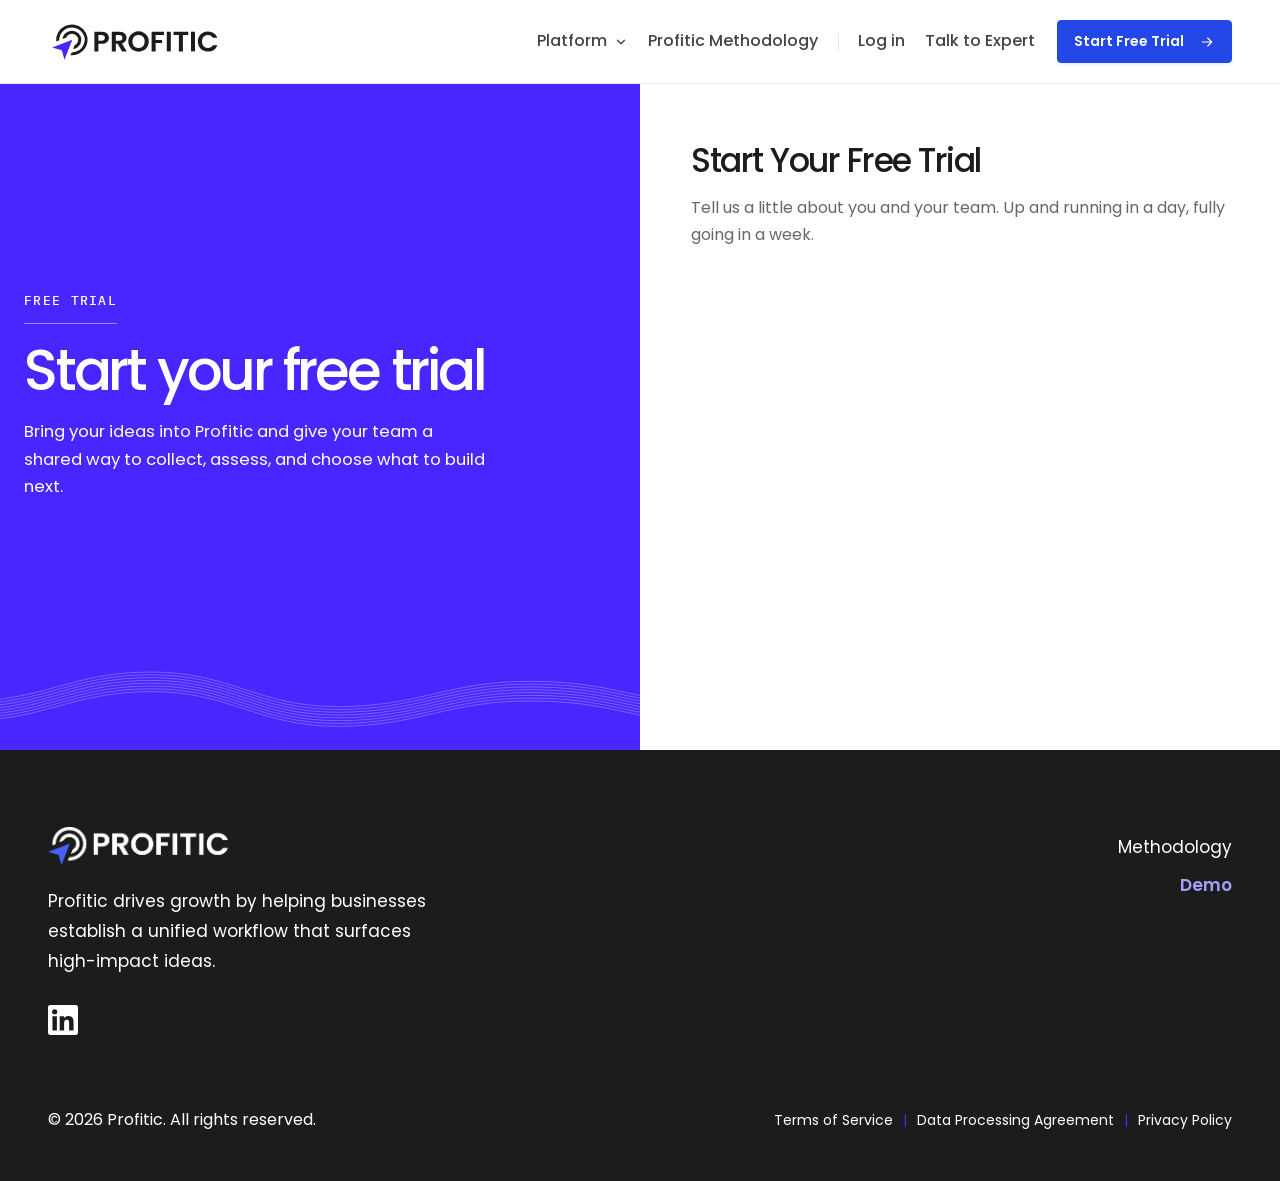
<file: idea-collection-free-trial-form.html>
<!doctype html>
<html lang="en">
<head>
<meta charset="utf-8">
<!-- Google tag (gtag.js) -->
<script async src="https://www.googletagmanager.com/gtag/js?id=G-1CHJ2WJDCV"></script>
<script>
  window.dataLayer = window.dataLayer || [];
  function gtag(){dataLayer.push(arguments);}
  gtag('js', new Date());

  gtag('config', 'G-1CHJ2WJDCV');
</script>
<script>document.documentElement.classList.add("js")</script>
<meta name="viewport" content="width=device-width, initial-scale=1">
<meta name="theme-color" content="#4925ff">
<title>Idea Collection Free Trial Form - Profitic</title>
<meta name="description" content="Start a free trial of Profitic's idea collection and prioritization: bring your ideas into one place, score them, and decide what to build next.">
<link rel="canonical" href="https://profitic.com/idea-collection-free-trial-form">
<meta name="robots" content="noindex, follow">
<meta property="og:locale" content="en_US">
<meta property="og:type" content="website">
<meta property="og:site_name" content="Profitic">
<meta property="og:title" content="Idea Collection Free Trial Form - Profitic">
<meta property="og:description" content="Start a free trial of Profitic's idea collection and prioritization: bring your ideas into one place, score them, and decide what to build next.">
<meta property="og:url" content="https://profitic.com/idea-collection-free-trial-form">
<meta property="og:image" content="https://profitic.com/assets/img/hartigen-story.jpg">
<meta name="twitter:card" content="summary_large_image">
<meta name="twitter:title" content="Idea Collection Free Trial Form - Profitic">
<meta name="twitter:description" content="Start a free trial of Profitic's idea collection and prioritization: bring your ideas into one place, score them, and decide what to build next.">
<meta name="twitter:image" content="https://profitic.com/assets/img/hartigen-story.jpg">
<meta property="og:image:alt" content="Profitic">
<link rel="icon" type="image/svg+xml" href="assets/img/favicon.svg">
<link rel="apple-touch-icon" href="assets/img/favicon.png">
<link rel="preconnect" href="https://fonts.googleapis.com">
<link rel="preconnect" href="https://fonts.gstatic.com" crossorigin>
<link href="https://fonts.googleapis.com/css2?family=IBM+Plex+Mono:wght@400;500&family=Poppins:wght@400;500;600&display=swap" rel="stylesheet">
<link rel="stylesheet" href="assets/css/style.css">
<script type="application/ld+json">{"@context": "https://schema.org", "@graph": [{"@type": "Organization", "@id": "https://profitic.com/#organization", "name": "Profitic", "legalName": "Profitic, Inc.", "url": "https://profitic.com/", "logo": "https://profitic.com/assets/img/logo-profitic.svg", "email": "privacy@profitic.com", "description": "Profitic is a product portfolio planning platform that helps teams collect ideas, score them, model their business case, prioritize what to build, and track execution against growth goals.", "address": {"@type": "PostalAddress", "streetAddress": "3420 W. Lake Sammamish Pkwy SE", "addressLocality": "Bellevue", "addressRegion": "WA", "postalCode": "98008", "addressCountry": "US"}, "sameAs": ["https://www.linkedin.com/company/profitic-ai/"]}, {"@type": "WebSite", "@id": "https://profitic.com/#website", "url": "https://profitic.com/", "name": "Profitic", "publisher": {"@id": "https://profitic.com/#organization"}, "inLanguage": "en-US"}, {"@type": "WebPage", "@id": "https://profitic.com/idea-collection-free-trial-form#webpage", "url": "https://profitic.com/idea-collection-free-trial-form", "name": "Start Your Free Trial", "description": "Start a free trial of Profitic's idea collection and prioritization: bring your ideas into one place, score them, and decide what to build next.", "isPartOf": {"@id": "https://profitic.com/#website"}, "about": {"@id": "https://profitic.com/#organization"}, "inLanguage": "en-US"}, {"@type": "BreadcrumbList", "itemListElement": [{"@type": "ListItem", "position": 1, "name": "Home", "item": "https://profitic.com/"}, {"@type": "ListItem", "position": 2, "name": "Idea Collection Trial", "item": "https://profitic.com/idea-collection-trial"}, {"@type": "ListItem", "position": 3, "name": "Start Your Free Trial", "item": "https://profitic.com/idea-collection-free-trial-form"}]}]}</script>

<!-- Start of HubSpot Embed Code -->
<script type="text/javascript" id="hs-script-loader" async defer src="https://js-na2.hs-scripts.com/242087374.js"></script>
<!-- End of HubSpot Embed Code -->
<style>
/* Reserve space while the HubSpot embed loads */
.hs-form-frame,.meetings-iframe-container{min-height:420px}
#meeting-step{display:none}
</style>
</head>
<body>
  <a class="skip-link" href="#main">Skip to content</a>
  <svg class="icon-library" xmlns="http://www.w3.org/2000/svg" aria-hidden="true">
    <symbol id="i-arrow" viewBox="0 0 24 24"><path d="M5 12h14m-6-6 6 6-6 6"/></symbol>
    <symbol id="i-spark" viewBox="0 0 24 24"><path d="m12 3 2.8 6.2L21 12l-6.2 2.8L12 21l-2.8-6.2L3 12l6.2-2.8L12 3Z"/></symbol>
    <symbol id="i-target" viewBox="0 0 24 24"><circle cx="12" cy="12" r="9"/><circle cx="12" cy="12" r="5"/><circle cx="12" cy="12" r="1"/></symbol>
    <symbol id="i-chart" viewBox="0 0 24 24"><path d="M4 4v16h16M8 14l4-4 4 2 5-7m-5 0h5v5"/></symbol>
    <symbol id="i-check" viewBox="0 0 24 24"><path d="m5 12 4 4L19 6"/></symbol>
    <symbol id="i-connect" viewBox="0 0 24 24"><path d="m8 8 8 8M9 4H4v5m11 11h5v-5M4 4l5 5m11 11-5-5M15 4h5v5M4 15v5h5m11-16-6 6M4 20l6-6"/></symbol>
    <symbol id="i-stack" viewBox="0 0 24 24"><path d="m3 7 9-4 9 4-9 4-9-4Zm0 5 9 4 9-4M3 17l9 4 9-4"/></symbol>
    <symbol id="i-clock" viewBox="0 0 24 24"><circle cx="12" cy="12" r="9"/><path d="M12 7v5l3 2"/></symbol>
    <symbol id="i-x" viewBox="0 0 24 24"><path d="m6 6 12 12M18 6 6 18"/></symbol>
    <symbol id="i-message" viewBox="0 0 24 24"><path d="M21 11a8 8 0 0 1-8 8H6l-4 3V11a9 9 0 0 1 19 0ZM7 9h9M7 13h6"/></symbol>
    <symbol id="i-support" viewBox="0 0 24 24"><path d="M4 12V9a8 8 0 0 1 16 0v3M4 11H2v7h4v-7Zm16 0h2v7h-4v-7Zm0 7v2l-6 2"/></symbol>
    <symbol id="i-trend" viewBox="0 0 24 24"><path d="m3 17 6-6 4 4L21 6m-7 0h7v7"/></symbol>
    <symbol id="i-bulb" viewBox="0 0 24 24"><path d="M8 18h8m-7 3h6M8 15c0-3-3-3-3-7a7 7 0 0 1 14 0c0 4-3 4-3 7Z"/></symbol>
    <symbol id="i-loop" viewBox="0 0 24 24"><path d="M4 8a8 8 0 0 1 14-2l3 3M21 3v6h-6M20 16A8 8 0 0 1 6 18l-3-3M3 21v-6h6"/></symbol>
  </svg>

  <header class="site-header">
    <div class="nav-wrap container">
      <a class="brand" href="./" aria-label="Profitic home"><img src="assets/img/logo-profitic.svg" alt="Profitic" width="142" height="34"></a>
      <button class="nav-toggle" type="button" aria-label="Open navigation" aria-controls="header-navigation" aria-expanded="false">
        <svg width="20" height="20" viewBox="0 0 24 24" fill="none" stroke="currentColor" stroke-width="1.7" stroke-linecap="round" aria-hidden="true"><path class="hamburger-glyph" d="M3 6h18M3 12h18M3 18h18"/><path class="close-glyph" d="m5 5 14 14M19 5 5 19"/></svg>
      </button>
      <nav id="header-navigation" class="primary-nav" aria-label="Main navigation">
        <details class="platform-nav">
          <summary>Platform <svg width="14" height="14" viewBox="0 0 16 16" aria-hidden="true"><path d="m4 6 4 4 4-4" fill="none" stroke="currentColor" stroke-width="1.6" stroke-linecap="round" stroke-linejoin="round"/></svg></summary>
          <ul class="platform-links">
            <li><a href="./#idea-intake"><svg class="icon" aria-hidden="true"><use href="#i-spark"/></svg>Idea Collection</a></li>
            <li><a href="./#business-impact"><svg class="icon" aria-hidden="true"><use href="#i-chart"/></svg>Value Modeling</a></li>
            <li><a href="./#prioritization"><svg class="icon" aria-hidden="true"><use href="#i-target"/></svg>Project Prioritization</a></li>
            <li><a href="./#strategy-execution"><svg class="icon" aria-hidden="true"><use href="#i-check"/></svg>Product Execution</a></li>
            <li><a href="./#reporting"><svg class="icon" aria-hidden="true"><use href="#i-stack"/></svg>Portfolio Management</a></li>
            <li><a href="./#reporting"><svg class="icon" viewBox="0 0 24 24" aria-hidden="true"><path d="M5 3h9l5 5v13H5zM14 3v5h5M8 17v-3m4 3v-6m4 6v-4"/></svg>Leadership Reporting</a></li>
          </ul>
        </details>
        <a class="header-link" href="profitic-methodology">Profitic Methodology</a>
        <a class="header-link header-login" href="https://app.profitic.com/">Log in</a>
        <a class="header-link" href="see-a-demo">Talk to Expert</a>
      </nav>
      <a class="button button-small cta-trial" href="idea-collection-free-trial-form">Start Free Trial <svg class="icon" aria-hidden="true"><use href="#i-arrow"/></svg></a>
    </div>
  </header>

  <main id="main">
    <section class="split-panel" aria-labelledby="page-title">
      <div class="split-panel-copy">
        <div>
          <span class="kicker">Free trial</span>
          <h1 id="page-title">Start your free trial</h1>
          <p>Bring your ideas into Profitic and give your team a shared way to collect, assess, and choose what to build next.</p>
        </div>
        <svg class="hero68-lines" viewBox="0 0 1440 120" preserveAspectRatio="none" aria-hidden="true" focusable="false"><g fill="none" stroke="currentColor" stroke-width="1" stroke-linecap="round"><path d="M-80 56 C100 56 160 12 340 12 S580 64 760 64 S1010 26 1190 26 S1410 52 1520 52" vector-effect="non-scaling-stroke"/><path d="M-80 60.2 C100 60.2 160 16.2 340 16.2 S580 68.2 760 68.2 S1010 30.2 1190 30.2 S1410 56.2 1520 56.2" vector-effect="non-scaling-stroke"/><path d="M-80 64.4 C100 64.4 160 20.4 340 20.4 S580 72.4 760 72.4 S1010 34.4 1190 34.4 S1410 60.4 1520 60.4" vector-effect="non-scaling-stroke"/><path d="M-80 68.6 C100 68.6 160 24.6 340 24.6 S580 76.6 760 76.6 S1010 38.6 1190 38.6 S1410 64.6 1520 64.6" vector-effect="non-scaling-stroke"/><path d="M-80 72.8 C100 72.8 160 28.8 340 28.8 S580 80.8 760 80.8 S1010 42.8 1190 42.8 S1410 68.8 1520 68.8" vector-effect="non-scaling-stroke"/><path d="M-80 77 C100 77 160 33 340 33 S580 85 760 85 S1010 47 1190 47 S1410 73 1520 73" vector-effect="non-scaling-stroke"/><path d="M-80 81.2 C100 81.2 160 37.2 340 37.2 S580 89.2 760 89.2 S1010 51.2 1190 51.2 S1410 77.2 1520 77.2" vector-effect="non-scaling-stroke"/><path d="M-80 85.4 C100 85.4 160 41.4 340 41.4 S580 93.4 760 93.4 S1010 55.4 1190 55.4 S1410 81.4 1520 81.4" vector-effect="non-scaling-stroke"/></g></svg>
      </div>
      <div class="split-panel-body">
        <div class="inner">
          <h2>Start Your Free Trial</h2>
          <p>Tell us a little about you and your team. Up and running in a day, fully going in a week.</p>
          <script src="https://js-na2.hsforms.net/forms/embed/242087374.js" defer></script>
          <div class="hs-form-frame" data-region="na2" data-form-id="f29bb02e-385f-485b-bc06-20c1b8def482" data-portal-id="242087374"></div>
        </div>
      </div>
    </section>
  </main>

  <footer class="site-footer">
    <div class="container">
      <div class="footer-top">
        <div class="footer-about">
          <a class="footer-brand" href="./" aria-label="Profitic home"><img src="assets/img/logo-profitic-white.png" alt="Profitic" width="750" height="161"></a>
          <p>Profitic drives growth by helping businesses establish a unified workflow that surfaces high-impact ideas.</p>
          <a class="footer-social" href="https://www.linkedin.com/company/profitic-ai/" target="_blank" rel="noopener" aria-label="Profitic on LinkedIn">
            <svg viewBox="0 0 24 24" fill="currentColor" aria-hidden="true"><path d="M20.45 20.45h-3.56v-5.57c0-1.33-.02-3.04-1.85-3.04-1.85 0-2.14 1.45-2.14 2.94v5.67H9.35V9h3.41v1.56h.05c.48-.9 1.64-1.85 3.37-1.85 3.6 0 4.27 2.37 4.27 5.46v6.28zM5.34 7.43a2.06 2.06 0 1 1 0-4.13 2.06 2.06 0 0 1 0 4.13zM7.12 20.45H3.56V9h3.56v11.45zM22.22 0H1.77C.79 0 0 .77 0 1.73v20.54C0 23.23.79 24 1.77 24h20.45c.98 0 1.78-.77 1.78-1.73V1.73C24 .77 23.2 0 22.22 0z"/></svg>
          </a>
        </div>
        <ul class="footer-links">
          <li><a href="profitic-methodology">Methodology</a></li>
          <li><a class="footer-links-accent" href="see-a-demo">Demo</a></li>
        </ul>
      </div>
      <div class="footer-bottom">
        <small>&copy; <span data-year>2026</span> Profitic. All rights reserved.</small>
        <nav class="footer-legal" aria-label="Legal">
          <a href="terms-of-service">Terms of Service</a>
          <a href="dpa">Data Processing Agreement</a>
          <a href="privacy-policy">Privacy Policy</a>
        </nav>
      </div>
    </div>
  </footer>
<script src="assets/js/main.js" defer></script>
</body>
</html>
</file>
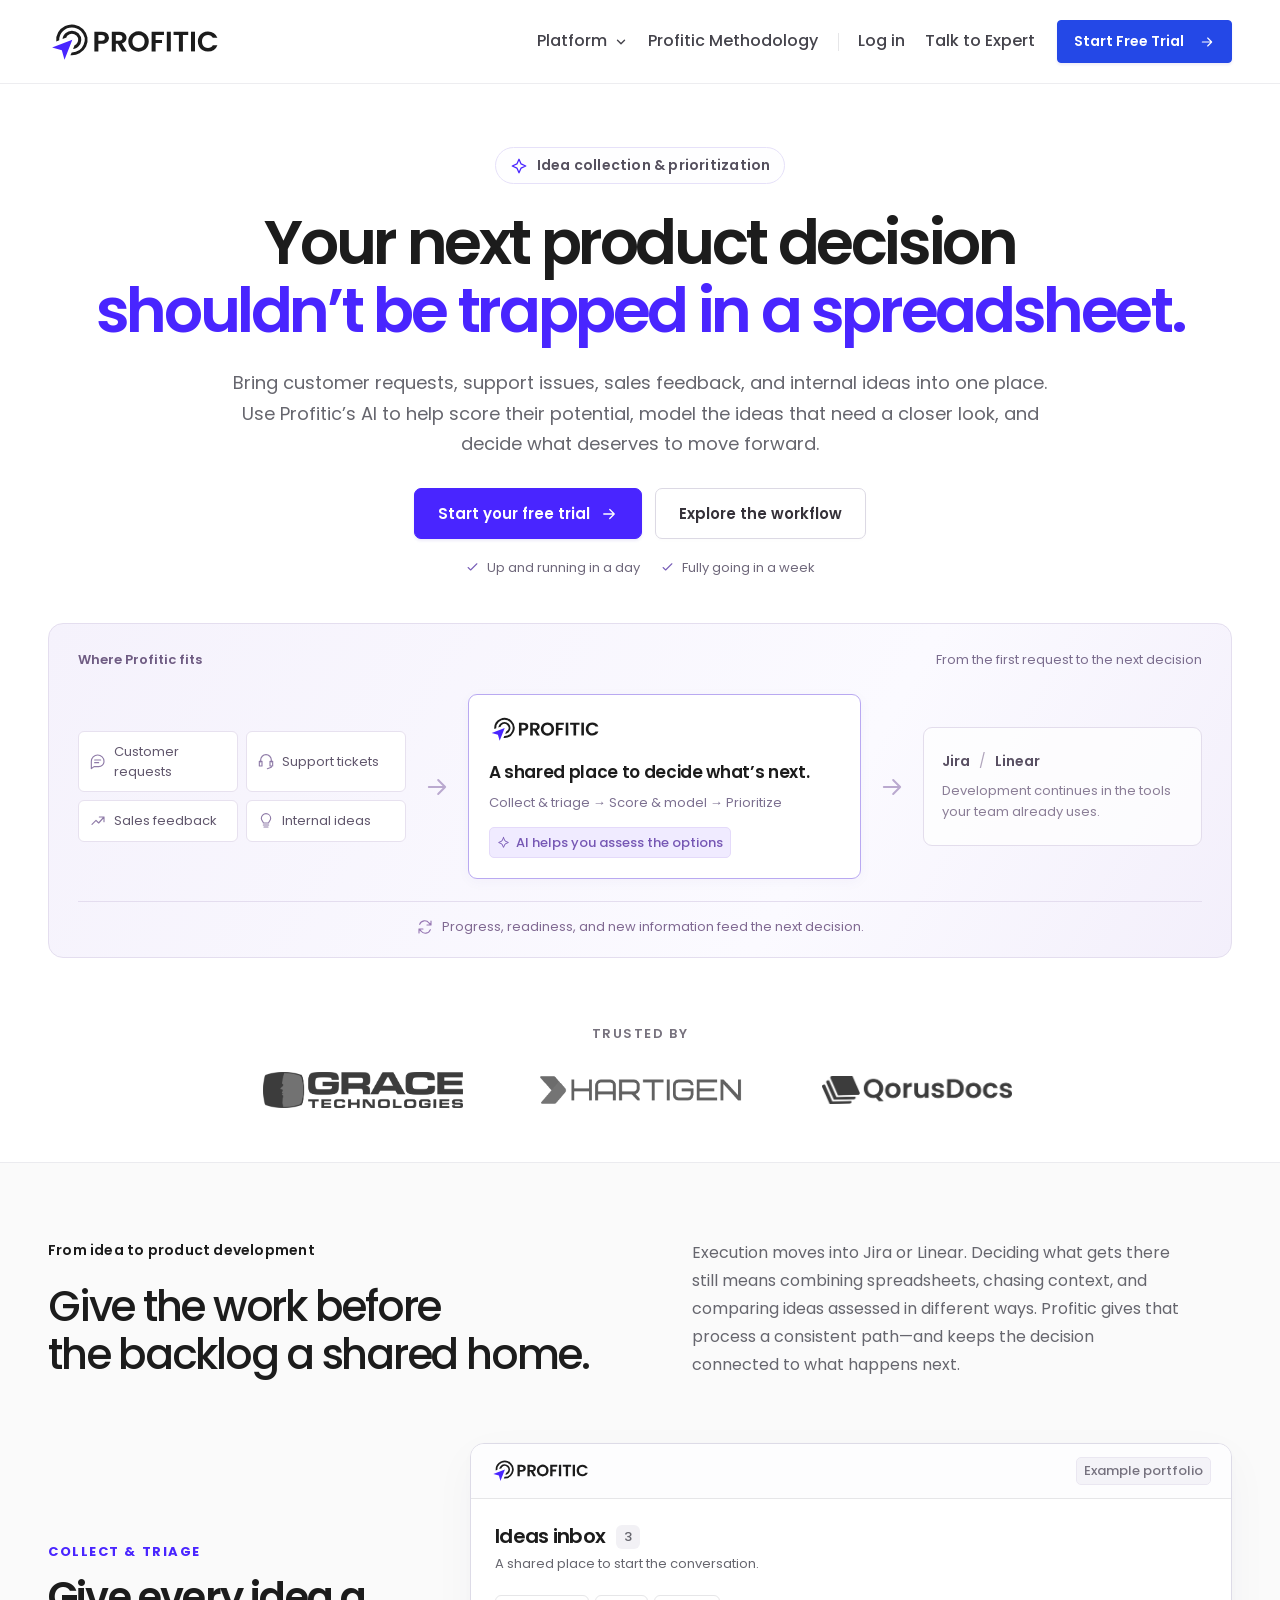
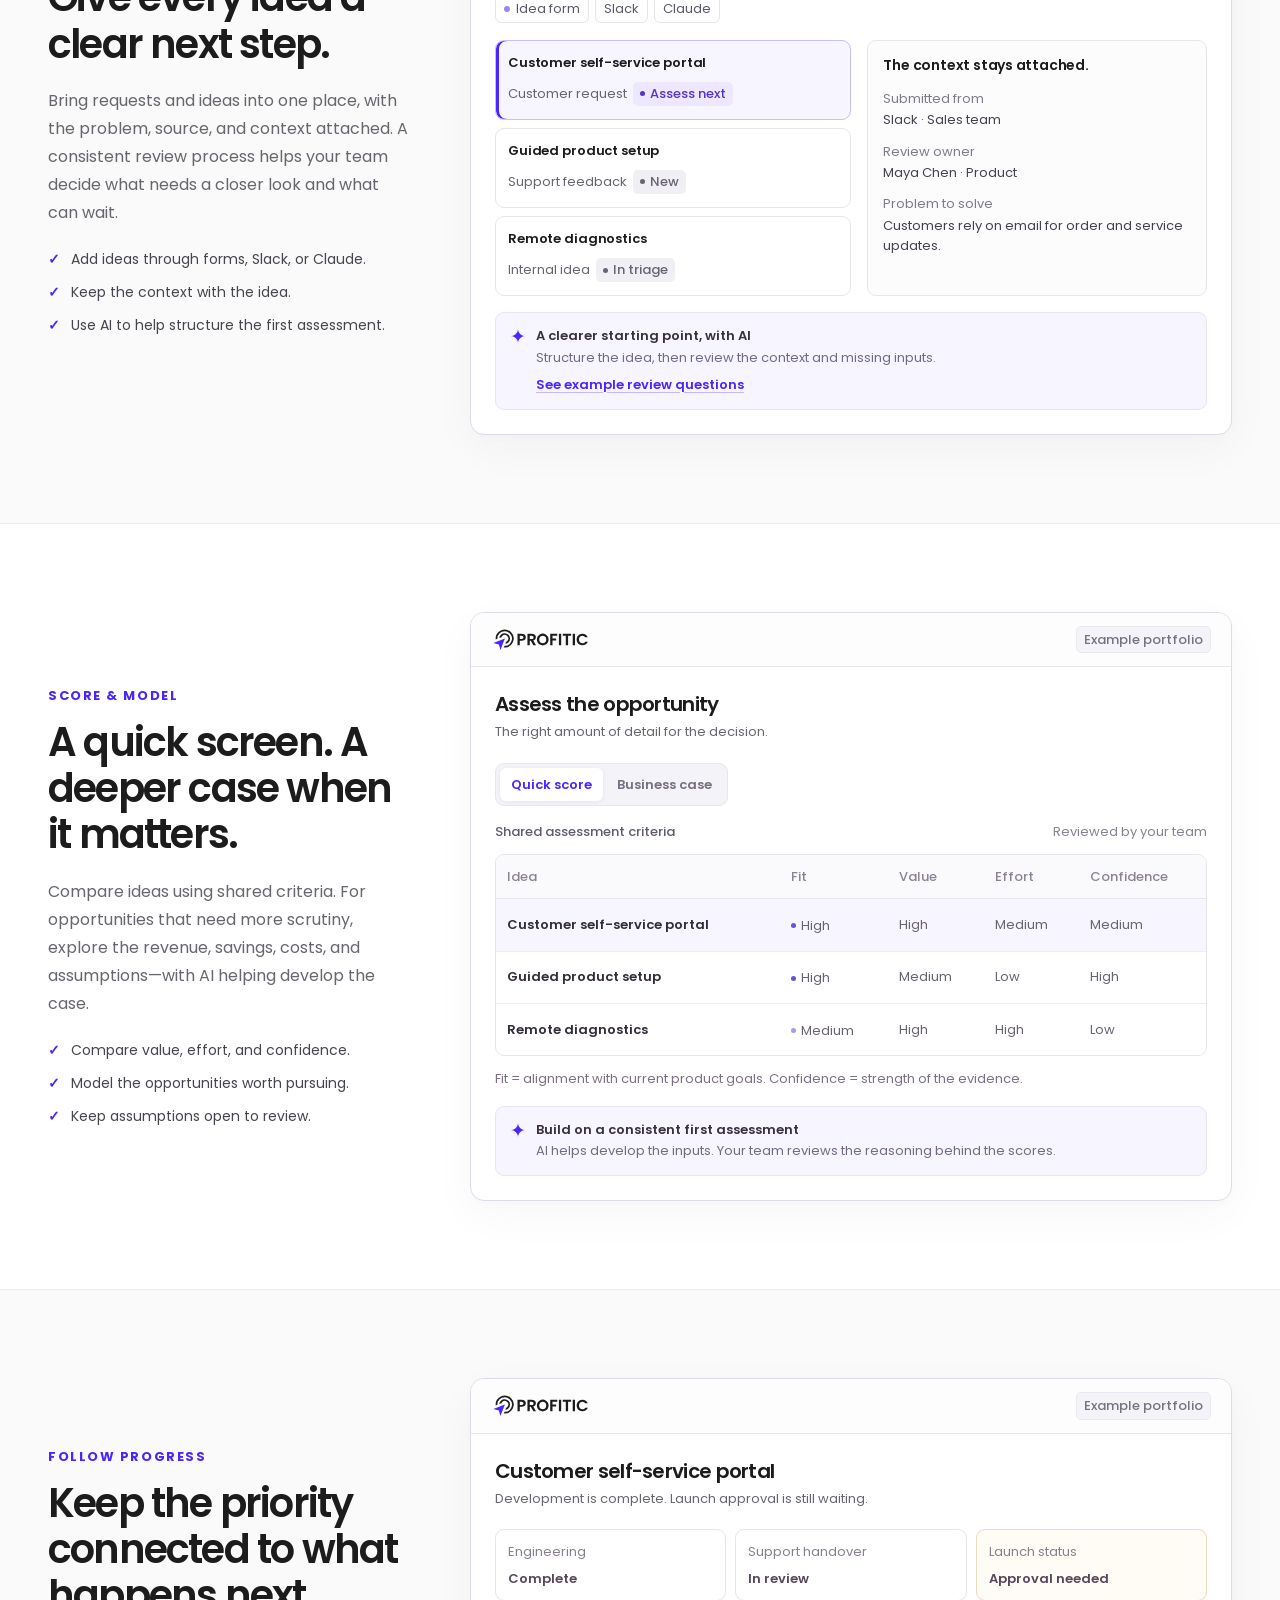
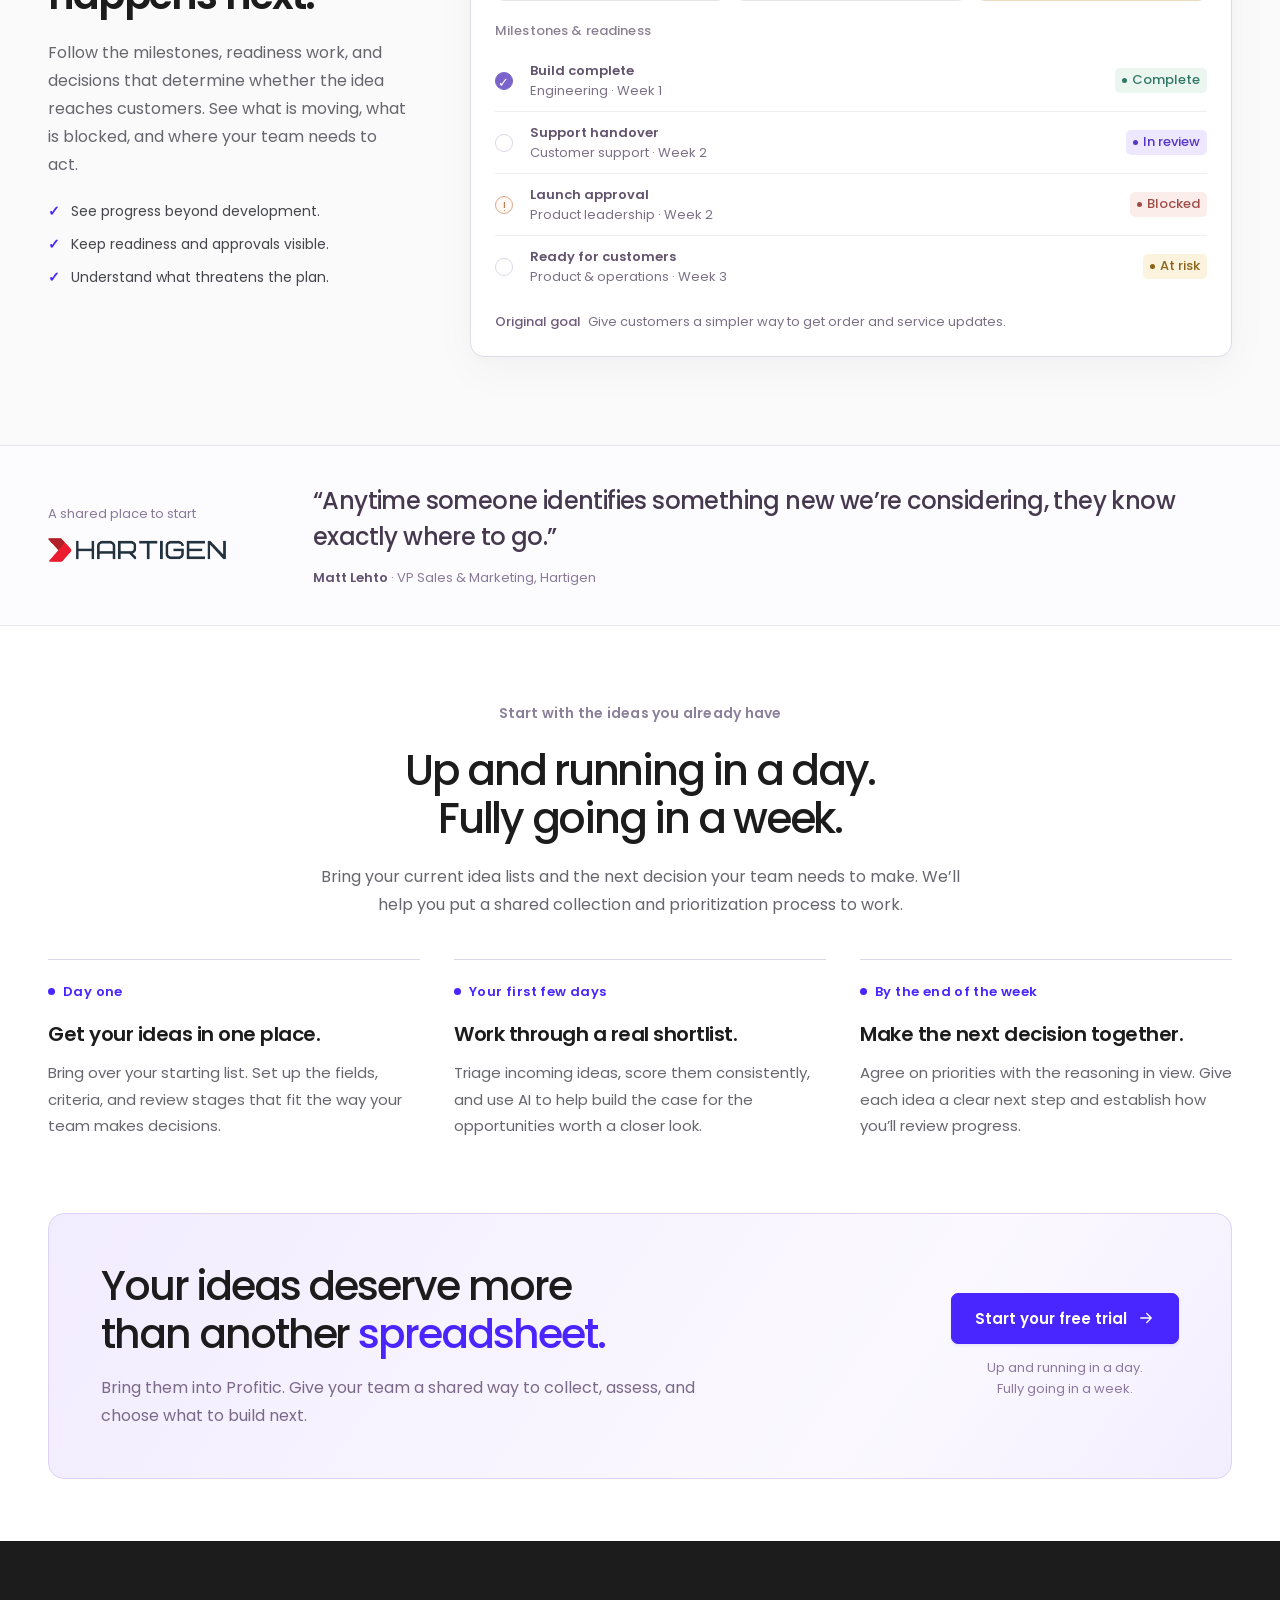
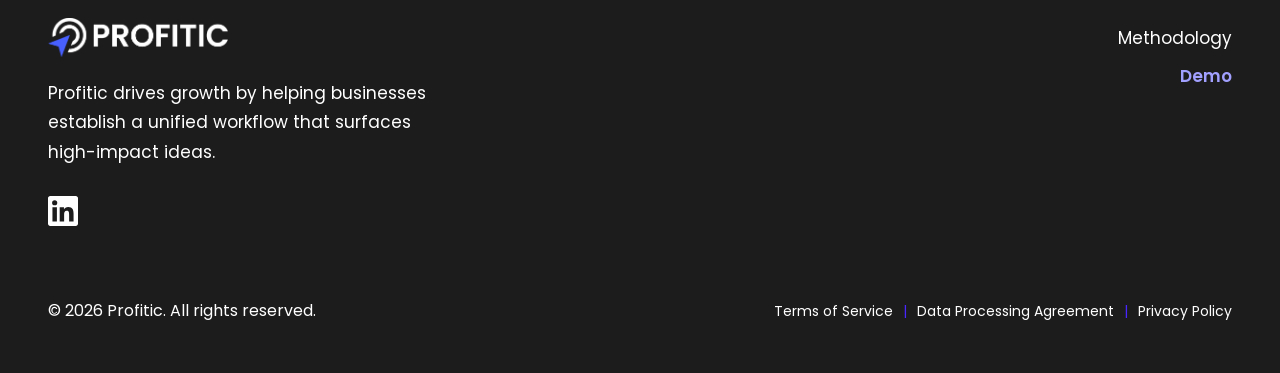
<file: idea-collection-trial.html>
<!doctype html>
<html lang="en">
<head>
<meta charset="utf-8">
<!-- Google tag (gtag.js) -->
<script async src="https://www.googletagmanager.com/gtag/js?id=G-1CHJ2WJDCV"></script>
<script>
  window.dataLayer = window.dataLayer || [];
  function gtag(){dataLayer.push(arguments);}
  gtag('js', new Date());

  gtag('config', 'G-1CHJ2WJDCV');
</script>
<script>document.documentElement.classList.add("js")</script>
<meta name="viewport" content="width=device-width, initial-scale=1">
<meta name="theme-color" content="#4925ff">
<title>Idea Collection Trial - Profitic</title>
<meta name="description" content="Bring customer requests, support issues, sales feedback, and internal ideas into one place. Use Profitic’s AI to score them, model the ideas that need a closer look, and decide what to build next. Free trial.">
<link rel="canonical" href="https://profitic.com/idea-collection-trial">
<meta name="robots" content="index, follow, max-image-preview:large">
<meta property="og:locale" content="en_US">
<meta property="og:type" content="website">
<meta property="og:site_name" content="Profitic">
<meta property="og:title" content="Idea Collection Trial - Profitic">
<meta property="og:description" content="Bring customer requests, support issues, sales feedback, and internal ideas into one place. Use Profitic’s AI to score them, model the ideas that need a closer look, and decide what to build next. Free trial.">
<meta property="og:url" content="https://profitic.com/idea-collection-trial">
<meta property="og:image" content="https://profitic.com/assets/img/hartigen-story.jpg">
<meta name="twitter:card" content="summary_large_image">
<meta name="twitter:title" content="Idea Collection Trial - Profitic">
<meta name="twitter:description" content="Bring customer requests, support issues, sales feedback, and internal ideas into one place. Use Profitic’s AI to score them, model the ideas that need a closer look, and decide what to build next. Free trial.">
<meta name="twitter:image" content="https://profitic.com/assets/img/hartigen-story.jpg">
<meta property="og:image:alt" content="Profitic">
<link rel="icon" type="image/svg+xml" href="assets/img/favicon.svg">
<link rel="apple-touch-icon" href="assets/img/favicon.png">
<link rel="preconnect" href="https://fonts.googleapis.com">
<link rel="preconnect" href="https://fonts.gstatic.com" crossorigin>
<link href="https://fonts.googleapis.com/css2?family=IBM+Plex+Mono:wght@400;500&family=Poppins:wght@400;500;600&display=swap" rel="stylesheet">
<link rel="stylesheet" href="assets/css/style.css">
<script type="application/ld+json">{"@context": "https://schema.org", "@graph": [{"@type": "Organization", "@id": "https://profitic.com/#organization", "name": "Profitic", "legalName": "Profitic, Inc.", "url": "https://profitic.com/", "logo": "https://profitic.com/assets/img/logo-profitic.svg", "email": "privacy@profitic.com", "description": "Profitic is a product portfolio planning platform that helps teams collect ideas, score them, model their business case, prioritize what to build, and track execution against growth goals.", "address": {"@type": "PostalAddress", "streetAddress": "3420 W. Lake Sammamish Pkwy SE", "addressLocality": "Bellevue", "addressRegion": "WA", "postalCode": "98008", "addressCountry": "US"}, "sameAs": ["https://www.linkedin.com/company/profitic-ai/"]}, {"@type": "WebSite", "@id": "https://profitic.com/#website", "url": "https://profitic.com/", "name": "Profitic", "publisher": {"@id": "https://profitic.com/#organization"}, "inLanguage": "en-US"}, {"@type": "WebPage", "@id": "https://profitic.com/idea-collection-trial#webpage", "url": "https://profitic.com/idea-collection-trial", "name": "Idea collection & prioritization", "description": "Bring customer requests, support issues, sales feedback, and internal ideas into one place. Use Profitic’s AI to score them, model the ideas that need a closer look, and decide what to build next. Free trial.", "isPartOf": {"@id": "https://profitic.com/#website"}, "about": {"@id": "https://profitic.com/#organization"}, "inLanguage": "en-US"}, {"@type": "BreadcrumbList", "itemListElement": [{"@type": "ListItem", "position": 1, "name": "Home", "item": "https://profitic.com/"}, {"@type": "ListItem", "position": 2, "name": "Idea Collection Trial", "item": "https://profitic.com/idea-collection-trial"}]}, {"@type": "SoftwareApplication", "name": "Profitic Idea Collection", "applicationCategory": "BusinessApplication", "operatingSystem": "Web", "url": "https://profitic.com/idea-collection-trial", "publisher": {"@id": "https://profitic.com/#organization"}, "description": "Bring customer requests, support issues, sales feedback, and internal ideas into one place. Use Profitic’s AI to score them, model the ideas that need a closer look, and decide what to build next. Free trial.", "offers": {"@type": "Offer", "price": "0", "priceCurrency": "USD", "description": "Free trial"}}]}</script>

<!-- Start of HubSpot Embed Code -->
<script type="text/javascript" id="hs-script-loader" async defer src="https://js-na2.hs-scripts.com/242087374.js"></script>
<!-- End of HubSpot Embed Code -->
<style>
/* Idea Collection Trial: page-specific styles */
.ict .button{display:inline-flex;justify-content:center;align-items:center;gap:10px;padding:14px 23px;color:rgb(255,255,255);background:var(--violet);border:1px solid var(--violet);border-radius:7px;font-size:0.9375rem;font-weight:550;line-height:1.4;box-shadow:rgba(48,19,183,0.082) 0px 2px 3px;transition:background 0.2s,transform 0.2s;text-align:center;min-height:49px}
.ict .button:hover{background:rgb(57,24,221);transform:translateY(-1px)}
.ict .button .icon{width:18px;height:18px}
.ict .button-secondary{background:rgb(255,255,255);color:rgb(53,49,57);border-color:rgb(220,217,228);box-shadow:rgba(25,21,38,0.01) 0px 2px 3px}
.ict .button-secondary:hover{background:rgb(247,244,255);border-color:rgb(189,176,237);color:var(--violet)}
.ict .eyebrow{font-size:0.875rem;font-weight:550;letter-spacing:0.015em;display:inline-flex;align-items:center;gap:9px}
.ict .eyebrow .icon{color:var(--violet);width:18px;height:18px}
.ict .hero{padding-top:63px;text-align:center;padding-bottom:65px}
.ict .hero-eyebrow{margin-bottom:25px;border:1px solid rgb(230,225,249);border-radius:30px;padding:6px 14px;color:rgb(85,80,94);background:rgb(254,254,255);font-size:0.875rem}
.ict .hero h1{font-size:max(13px,clamp(43px,4.8vw,68px));font-weight:550;letter-spacing:-0.055em;line-height:1.1;max-width:1130px;margin:auto;text-wrap:balance}
.ict .hero h1 span{color:var(--violet)}
.ict .hero-description{font-size:1.125rem;line-height:1.7;color:var(--muted);max-width:825px;margin:24px auto 0px;text-wrap:pretty}
.ict .hero-actions{display:flex;align-items:center;justify-content:center;gap:13px;margin-top:28px;flex-wrap:wrap}
.ict .setup-promise{display:flex;align-items:center;justify-content:center;gap:5px 20px;font-size:0.8125rem;color:rgb(111,104,123);margin-top:18px;flex-wrap:wrap}
.ict .setup-promise span{display:flex;align-items:center;gap:7px}
.ict .setup-promise .icon{width:15px;height:15px;color:rgb(122,96,185)}
.ict .fit-map{margin-top:45px;border:1px solid rgb(228,222,239);border-radius:15px;padding:25px 29px 20px;background:linear-gradient(120deg,rgb(245,242,252),rgb(251,250,255) 65%,rgb(243,239,251));text-align:left}
.ict .map-head{display:flex;align-items:center;justify-content:space-between;margin-bottom:23px;color:rgb(123,109,142);font-size:13px;gap:15px}
.ict .map-head strong{font-weight:550;color:rgb(111,92,131)}
.ict .map-grid{display:grid;grid-template-columns:1fr 38px 1.2fr 38px 0.85fr;align-items:center;gap:12px}
.ict .map-sources{display:grid;grid-template-columns:1fr 1fr;gap:8px}
.ict .map-source{padding:10px 11px;border:1px solid rgb(231,225,239);border-radius:6px;background:rgb(255,255,255);color:rgb(97,87,109);font-size:13px;line-height:1.5;display:flex;align-items:center;gap:8px}
.ict .map-source .icon{color:rgb(142,122,167);width:16px;height:16px}
.ict .map-arrow{color:rgb(186,169,207);display:flex;justify-content:center}
.ict .map-arrow .icon{width:28px;height:28px}
.ict .map-profitic{border:1px solid rgb(185,169,241);border-radius:9px;padding:20px;background:rgb(255,255,255);box-shadow:rgba(63,30,137,0.035) 0px 3px 14px}
.ict .map-profitic img{width:113px;height:auto;display:block;margin-bottom:15px}
.ict .map-profitic strong{font-size:1.0625rem;font-weight:550;letter-spacing:-0.02em;display:block}
.ict .map-profitic p{font-size:13px;color:rgb(124,112,144);margin-top:7px;line-height:1.6}
.ict .map-stage{display:inline-flex;align-items:center;gap:6px;background:rgb(240,235,255);color:rgb(118,87,180);border:1px solid rgb(228,218,250);padding:4px 7px;border-radius:5px;font-size:13px;font-weight:500;margin-top:13px}
.ict .map-stage .icon{width:13px;height:13px}
.ict .map-execution{border:1px solid rgb(227,221,236);border-radius:9px;padding:22px 18px;background:rgba(255,255,255,0.74)}
.ict .map-execution .tools{display:flex;align-items:center;gap:9px;font-size:0.875rem;font-weight:550;color:rgb(89,80,99)}
.ict .tools .slash{font-weight:400;color:rgb(176,165,188)}
.ict .map-execution p{font-size:13px;color:rgb(139,126,151);margin-top:8px;line-height:1.6}
.ict .map-foot{border-top:1px solid rgb(228,221,239);margin-top:22px;padding-top:15px;display:flex;justify-content:center;align-items:center;gap:9px;color:rgb(128,105,146);font-size:13px;line-height:1.5;text-align:center}
.ict .map-foot .icon{width:16px;height:16px;color:rgb(151,120,179)}
.ict .section-head{display:grid;grid-template-columns:1.05fr 1fr;gap:78px;align-items:end;margin-bottom:32px}
.ict .section-head h2{font-size:max(13px,clamp(32px,3.3vw,46px));font-weight:500;letter-spacing:-0.053em;line-height:1.14;text-wrap:pretty;margin-top:19px}
.ict .section-head>p{font-size:1rem;color:var(--muted);line-height:1.75;max-width:490px}
.ict .workflow-intro{padding:74px 0px 24px;border-top:1px solid rgb(235,235,239);background:rgb(250,250,250)}
.ict .workflow-intro .section-head{margin-bottom:0px}
.ict .quote-band{border-top:1px solid rgb(232,227,239);border-bottom:1px solid rgb(232,227,239);background:rgb(252,251,254)}
.ict .quote-inner{padding:37px 0px;display:grid;grid-template-columns:220px 1fr;gap:45px;align-items:center}
.ict .quote-label{font-size:0.8125rem;color:rgb(138,122,152);line-height:1.65}
.ict .quote-inner figure{margin:0px}
.ict .quote-inner blockquote{margin:0px;font-size:1.5rem;color:rgb(70,56,79);letter-spacing:-0.025em;line-height:1.5;font-weight:450}
.ict .quote-inner figcaption{font-size:0.8125rem;color:rgb(138,122,152);margin-top:12px}
.ict .quote-inner figcaption strong{color:rgb(99,82,111);font-weight:550}
.ict .start-section{padding:74px 0px}
.ict .start-heading{text-align:center;max-width:800px;margin:auto}
.ict .start-heading h2{font-size:max(13px,clamp(32px,3.3vw,46px));font-weight:500;letter-spacing:-0.053em;line-height:1.14;margin:20px 0px}
.ict .start-heading p{font-size:1rem;line-height:1.75;color:var(--muted);max-width:650px;margin:auto}
.ict .start-steps{display:grid;grid-template-columns:repeat(3,minmax(0px,1fr));gap:34px;margin-top:40px}
.ict .start-step{border-top:1px solid rgb(222,215,233);padding-top:21px}
.ict .day-label{color:var(--violet);font-size:13px;font-weight:550;letter-spacing:0.03em;display:flex;align-items:center;gap:8px;margin-bottom:18px}
.ict .day-label i{width:7px;height:7px;border-radius:50%;background:var(--violet);display:block}
.ict .start-step h3{font-size:1.25rem;letter-spacing:-0.025em;font-weight:550;line-height:1.4;margin-bottom:12px}
.ict .start-step p{color:var(--muted);font-size:0.9375rem;line-height:1.75}
.ict .trial-section{padding:0px 0px 62px;scroll-margin-top:104px}
.ict .trial-card{border:1px solid rgb(222,210,248);border-radius:16px;background:linear-gradient(125deg,rgb(242,236,255),rgb(251,249,255) 70%,rgb(243,238,255));padding:48px 52px;display:grid;grid-template-columns:1fr auto;gap:55px;align-items:center}
.ict .trial-card h2{font-size:max(13px,clamp(30px,3.2vw,43px));font-weight:500;letter-spacing:-0.05em;line-height:1.16;text-wrap:balance;max-width:670px}
.ict .trial-card h2 span{color:var(--violet)}
.ict .trial-card p{color:rgb(122,105,137);font-size:1rem;line-height:1.75;margin-top:17px;max-width:600px}
.ict .trial-action{text-align:center}
.ict .trial-action .button{white-space:nowrap;min-width:215px}
.ict .trial-action small{display:block;color:rgb(141,121,160);font-size:13px;line-height:1.65;margin-top:13px}
@media (min-width:1500px){.ict .hero{padding-top:73px}}
@media (min-width:1500px){.ict .start-section{padding-block:80px}}
@media (max-width:1100px){.ict .map-grid{grid-template-columns:1fr 24px 1.12fr 24px 0.8fr;gap:9px}}
@media (max-width:1100px){.ict .map-sources{grid-template-columns:1fr}}
@media (max-width:1100px){.ict .map-profitic{padding:18px}}
@media (max-width:1100px){.ict .map-execution{padding:20px 14px}}
@media (max-width:1100px){.ict .fit-map{padding:23px}}
@media (max-width:1100px){.ict .section-head{gap:45px}}
@media (max-width:1100px){.ict .trial-card{padding:40px;gap:35px}}
@media (max-width:1100px){.ict .hero h1{font-size:max(13px,clamp(43px,5.3vw,62px))}}
@media (max-width:850px){.ict .hero{padding-top:49px;padding-bottom:50px}}
@media (max-width:850px){.ict .hero h1 br{display:none}}
@media (max-width:850px){.ict .hero h1 span{display:block}}
@media (max-width:850px){.ict .hero h1{font-size:max(13px,clamp(42px,6vw,58px))}}
@media (max-width:850px){.ict .hero-description{font-size:1.0625rem;max-width:720px}}
@media (max-width:850px){.ict .fit-map{margin-top:34px;padding:22px}}
@media (max-width:850px){.ict .map-grid{grid-template-columns:1fr 26px 1.25fr;gap:12px}}
@media (max-width:850px){.ict .map-grid>.map-arrow:nth-of-type(4),.ict .map-execution{display:none}}
@media (max-width:850px){.ict .map-sources{grid-template-columns:1fr}}
@media (max-width:850px){.ict .map-profitic strong{font-size:1rem}}
@media (max-width:850px){.ict .section-head{grid-template-columns:1fr;gap:22px;align-items:start}}
@media (max-width:850px){.ict .section-head>p{max-width:700px}}
@media (max-width:850px){.ict .quote-inner{grid-template-columns:1fr;gap:17px;padding-block:30px}}
@media (max-width:850px){.ict .quote-inner blockquote{font-size:1.375rem}}
@media (max-width:850px){.ict .start-section{padding:58px 0px}}
@media (max-width:850px){.ict .start-steps{gap:24px;margin-top:33px}}
@media (max-width:850px){.ict .trial-card{grid-template-columns:1fr;gap:25px;padding:35px}}
@media (max-width:850px){.ict .trial-action{text-align:left}}
@media (max-width:850px){.ict .trial-action small{display:inline-block;margin:0px 0px 0px 19px;vertical-align:middle}}
@media (max-width:850px){.ict .trial-card h2{max-width:620px}}
@media (max-width:850px){.ict .trial-card p{max-width:670px}}
@media (max-width:850px){.ict .trial-section{padding-bottom:50px}}
@media (max-width:650px){.ict .hero{padding-top:35px;padding-bottom:40px}}
@media (max-width:650px){.ict .hero-eyebrow{margin-bottom:21px;font-size:13px;padding:6px 11px}}
@media (max-width:650px){.ict .hero h1{font-size:max(13px,clamp(36px,8.85vw,50px));letter-spacing:-0.05em;line-height:1.12}}
@media (max-width:650px){.ict .hero-description{font-size:1rem;line-height:1.75;margin-top:21px}}
@media (max-width:650px){.ict .hero-actions{flex-direction:column;gap:10px;align-items:stretch;margin-top:24px}}
@media (max-width:650px){.ict .hero-actions .button{width:100%;max-width:360px;margin:auto}}
@media (max-width:650px){.ict .setup-promise{font-size:13px;gap:4px;margin-top:16px;flex-direction:column}}
@media (max-width:650px){.ict .fit-map{margin-top:29px;padding:17px 14px}}
@media (max-width:650px){.ict .map-head{font-size:13px;margin-bottom:17px;align-items:start}}
@media (max-width:650px){.ict .map-head span{max-width:130px;text-align:right}}
@media (max-width:650px){.ict .map-grid{grid-template-columns:1fr;gap:10px}}
@media (max-width:650px){.ict .map-sources{grid-template-columns:1fr 1fr;gap:7px}}
@media (max-width:650px){.ict .map-source{font-size:13px;padding:9px 8px;gap:6px}}
@media (max-width:650px){.ict .map-source .icon{width:14px;height:14px}}
@media (max-width:650px){.ict .map-arrow{transform:rotate(90deg);height:21px}}
@media (max-width:650px){.ict .map-arrow .icon{width:21px;height:21px}}
@media (max-width:650px){.ict .map-profitic{padding:16px 18px}}
@media (max-width:650px){.ict .map-profitic img{width:98px;margin-bottom:12px}}
@media (max-width:650px){.ict .map-profitic strong{font-size:1rem}}
@media (max-width:650px){.ict .map-profitic p{font-size:13px}}
@media (max-width:650px){.ict .map-stage{margin-top:10px}}
@media (max-width:650px){.ict .map-foot{font-size:13px;margin-top:17px;padding-top:13px;gap:6px}}
@media (max-width:650px){.ict .map-foot .icon{width:15px;height:15px}}
@media (max-width:650px){.ict .section-head{gap:19px;margin-bottom:25px}}
@media (max-width:650px){.ict .section-head h2,.ict .start-heading h2{font-size:2rem;letter-spacing:-0.045em;margin-top:19px}}
@media (max-width:650px){.ict .section-head>p{font-size:0.9375rem;line-height:1.8}}
@media (max-width:650px){.ict .quote-inner{padding-block:26px;gap:14px}}
@media (max-width:650px){.ict .quote-inner blockquote{font-size:1.1875rem;line-height:1.55}}
@media (max-width:650px){.ict .quote-inner figcaption{font-size:13px}}
@media (max-width:650px){.ict .start-section{padding:45px 0px}}
@media (max-width:650px){.ict .start-heading{text-align:left}}
@media (max-width:650px){.ict .start-heading p{font-size:0.9375rem;line-height:1.8}}
@media (max-width:650px){.ict .start-steps{grid-template-columns:1fr;gap:24px;margin-top:28px}}
@media (max-width:650px){.ict .start-step{padding-top:19px}}
@media (max-width:650px){.ict .day-label{margin-bottom:12px}}
@media (max-width:650px){.ict .start-step h3{font-size:1.25rem;margin-bottom:9px}}
@media (max-width:650px){.ict .start-step p{font-size:0.9375rem}}
@media (max-width:650px){.ict .trial-section{padding-bottom:39px}}
@media (max-width:650px){.ict .trial-card{padding:28px 23px;gap:24px;border-radius:12px}}
@media (max-width:650px){.ict .trial-card h2{font-size:1.9375rem;line-height:1.2}}
@media (max-width:650px){.ict .trial-card p{font-size:0.9375rem;margin-top:17px}}
@media (max-width:650px){.ict .trial-action .button{width:100%;white-space:normal;min-width:0px}}
@media (max-width:650px){.ict .trial-action small{display:block;margin:12px 0px 0px;text-align:center}}
.ict .trust-bar{text-align:center;padding-bottom:49px}
.ict .trust-label{font-size:13px;font-weight:550;letter-spacing:0.12em;text-transform:uppercase;color:rgb(119,114,126)}
.ict .trust-logos{display:grid;grid-template-columns:repeat(3,minmax(0px,1fr));align-items:center;gap:56px;max-width:775px;padding:0px;list-style:none;margin:22px auto 0 !important}
.ict .trust-logos li{display:flex;align-items:center;justify-content:center;min-width:0px;height:47px}
.ict .trust-logos img{display:block;height:auto;max-width:100%;filter:grayscale(1);opacity:0.76}
.ict .trust-logos .logo-grace{width:200px}
.ict .trust-logos .logo-hartigen{width:215px}
.ict .trust-logos .logo-qorusdocs{width:190px;filter:brightness(0)}
@media (max-width:850px){.ict .trust-bar{padding-bottom:40px}}
@media (max-width:850px){.ict .trust-logos{gap:38px;max-width:660px}}
@media (max-width:650px){.ict .trust-bar{padding-bottom:33px}}
@media (max-width:650px){.ict .trust-label{font-size:13px}}
@media (max-width:650px){.ict .trust-logos{gap:22px;margin-top:15px}}
@media (max-width:650px){.ict .trust-logos li{height:34px}}
@media (max-width:850px){.ict .workflow-intro{padding:58px 0px 20px}}
@media (max-width:650px){.ict .workflow-intro{padding:43px 0px 20px}}
.ict .quote-identity{display:flex;flex-direction:column;align-items:flex-start;gap:7px}
.ict .quote-client-logo{display:block;width:190px;max-width:100%;height:auto;margin-left:-6px}
@media (max-width:850px){.ict .quote-identity{gap:4px}}
@media (max-width:850px){.ict .quote-client-logo{width:180px}}
.ict .workflow-step{--wf-violet:#4925ff;--wf-ink:#1c1c1c;--wf-muted:#66666e;--wf-line:#e6e6e8;--wf-wash:#f7f5ff;width:100%;margin:0px;padding:88px 0px;background:rgb(255,255,255);color:var(--wf-ink);font-size:15px;line-height:1.5;scroll-margin-top:18px}
.ict .workflow-step *{box-sizing:border-box}
.ict .workflow-step [hidden]{display:none !important}
.ict .workflow-step button{font:inherit;cursor:pointer}
.ict .workflow-step button:focus-visible,.ict .workflow-step [tabindex]:focus-visible{outline:rgb(155,135,255) solid 3px;outline-offset:4px}
.ict .workflow-step .wf-panel{display:grid;grid-template-columns:minmax(260px,0.95fr) minmax(0px,2fr);gap:60px;align-items:center;min-width:0px}
.ict .workflow-step .wf-copy{padding:10px 0px}
.ict .workflow-step .wf-step-label{font-size:13px;letter-spacing:0.12em;text-transform:uppercase;color:var(--wf-violet);font-weight:700;margin:0px 0px 13px}
.ict .workflow-step .wf-copy h2{font-size:max(13px,clamp(32px,3.2vw,40px));font-weight:550;letter-spacing:-0.045em;line-height:1.16;margin:0px 0px 20px;max-width:390px;text-wrap:pretty}
.ict .workflow-step .wf-copy>p:not(.wf-step-label){color:var(--wf-muted);font-size:16px;line-height:1.75;margin:0px 0px 20px}
.ict .workflow-step .wf-points{display:grid;gap:12px;margin:22px 0px 0px;padding:0px;list-style:none}
.ict .workflow-step .wf-points li{position:relative;padding-left:23px;font-size:14px;color:rgb(69,69,77);line-height:1.5}
.ict .workflow-step .wf-points li::before{content:"✓";position:absolute;left:0px;top:0px;color:var(--wf-violet);font-weight:600}
.ict .workflow-step .wf-window{min-width:0px;background:rgb(255,255,255);border:1px solid rgb(221,219,231);border-radius:14px;box-shadow:rgba(41,32,80,0.035) 0px 14px 45px,rgba(41,32,80,0.016) 0px 3px 12px;overflow:hidden}
.ict .workflow-step .wf-topbar{display:flex;align-items:center;justify-content:space-between;gap:14px;min-height:54px;border-bottom:1px solid var(--wf-line);padding:13px 20px;background:rgb(253,253,254)}
.ict .workflow-step .wf-app-brand{display:flex;align-items:center;gap:9px;font-size:14px;font-weight:650;letter-spacing:-0.025em}
.ict .workflow-step .wf-app-brand img{display:block;height:auto;width:100px}
.ict .workflow-step .wf-example{font-size:13px;color:rgb(118,114,127);font-weight:450;background:rgb(244,243,248);border:1px solid rgb(234,231,241);border-radius:5px;padding:3px 7px;white-space:nowrap}
.ict .workflow-step .wf-app-main{padding:24px;min-height:439px}
.ict .workflow-step .wf-app-heading{display:flex;align-items:flex-start;justify-content:space-between;gap:14px;margin-bottom:21px}
.ict .workflow-step .wf-app-heading h3{font-size:20px;font-weight:600;line-height:1.3;letter-spacing:-0.035em;margin:0px 0px 5px}
.ict .workflow-step .wf-app-heading p{font-size:13px;line-height:1.5;color:var(--wf-muted);margin:0px}
.ict .workflow-step .wf-count{display:inline-grid;place-items:center;min-width:24px;height:24px;font-size:13px;font-weight:500;color:var(--wf-muted);background:rgb(242,241,245);border-radius:6px;margin-left:6px;vertical-align:middle}
.ict .workflow-step .wf-source-chips{display:flex;gap:6px;flex-wrap:wrap;margin:0px 0px 17px}
.ict .workflow-step .wf-chip{display:inline-flex;align-items:center;gap:6px;padding:4px 8px;font-size:13px;line-height:1.45;border:1px solid var(--wf-line);border-radius:6px;color:rgb(92,88,103);background:rgb(255,255,255)}
.ict .workflow-step .wf-chip-dot{width:6px;height:6px;border-radius:50%;background:rgb(153,132,252)}
.ict .workflow-step .wf-intake-grid{display:grid;grid-template-columns:minmax(0px,1.05fr) minmax(0px,1fr);gap:16px}
.ict .workflow-step .wf-idea-list{display:grid;align-content:start;gap:8px}
.ict .workflow-step .wf-idea{padding:13px 12px;border:1px solid var(--wf-line);border-radius:9px;min-width:0px;background:rgb(255,255,255)}
.ict .workflow-step .wf-idea.wf-selected{background:rgb(247,245,255);border-color:rgb(201,188,255);box-shadow:inset 3px 0 0 var(--wf-violet)}
.ict .workflow-step .wf-idea h4{font-size:13px;line-height:1.4;font-weight:600;margin:0px 0px 9px;letter-spacing:-0.01em}
.ict .workflow-step .wf-idea-meta{display:flex;flex-wrap:wrap;align-items:center;gap:6px;font-size:13px;color:var(--wf-muted)}
.ict .workflow-step .wf-status{display:inline-flex;align-items:center;gap:5px;font-size:13px;line-height:1.45;font-weight:500;padding:3px 7px;border-radius:5px;white-space:nowrap;background:rgb(240,239,244);color:rgb(104,98,114)}
.ict .workflow-step .wf-status::before{content:"";display:inline-block;width:5px;height:5px;border-radius:50%;background:currentcolor;flex:0 0 auto}
.ict .workflow-step .wf-status.wf-purple{color:rgb(86,53,198);background:rgb(237,231,255)}
.ict .workflow-step .wf-status.wf-green{color:rgb(50,119,101);background:rgb(236,246,241)}
.ict .workflow-step .wf-status.wf-amber{color:rgb(139,100,26);background:rgb(251,243,222)}
.ict .workflow-step .wf-status.wf-red{color:rgb(162,76,72);background:rgb(251,238,234)}
.ict .workflow-step .wf-detail{padding:15px;background:rgb(252,252,253);border:1px solid var(--wf-line);border-radius:9px}
.ict .workflow-step .wf-detail h4{font-size:14px;line-height:1.4;margin:0px 0px 13px;font-weight:600;letter-spacing:-0.015em}
.ict .workflow-step .wf-detail dl{margin:0px;display:grid;gap:11px}
.ict .workflow-step .wf-detail dt{font-size:13px;color:rgb(128,123,137);margin:0px 0px 2px}
.ict .workflow-step .wf-detail dd{font-size:13px;line-height:1.55;color:rgb(69,65,77);margin:0px}
.ict .workflow-step .wf-ai-note{display:flex;align-items:flex-start;gap:10px;padding:13px 14px;background:rgb(247,245,255);border:1px solid rgb(232,225,255);border-radius:9px;margin-top:16px;min-width:0px}
.ict .workflow-step .wf-spark{color:var(--wf-violet);font-size:19px;line-height:1.2;flex:0 0 auto}
.ict .workflow-step .wf-ai-note strong{display:block;font-size:13px;font-weight:600;line-height:1.5;margin:0px 0px 2px;color:rgb(57,48,68)}
.ict .workflow-step .wf-ai-note p{font-size:13px;line-height:1.6;color:rgb(116,106,134);margin:0px}
.ict .workflow-step .wf-link-button{border:0px;padding:0px;background:transparent;color:var(--wf-violet);font-size:13px;font-weight:600;line-height:1.7;text-align:left;margin-top:5px;text-decoration:underline rgb(197,183,252);text-underline-offset:3px}
.ict .workflow-step .wf-question-list{list-style:none;padding:0px;margin:8px 0px 0px;display:grid;gap:4px;font-size:13px;color:rgb(102,88,119);line-height:1.5}
.ict .workflow-step .wf-question-list li::before{content:"↳";margin-right:6px;color:rgb(148,120,228)}
.ict .workflow-step .wf-segmented{display:flex;gap:3px;padding:4px;background:rgb(244,243,247);border:1px solid rgb(232,229,239);border-radius:9px;max-width:100%;width:fit-content}
.ict .workflow-step .wf-segmented button{border:0px;border-radius:6px;padding:7px 11px;background:transparent;color:rgb(119,112,127);font-size:13px;font-weight:550;line-height:1.5;white-space:nowrap}
.ict .workflow-step .wf-segmented button[aria-pressed="true"]{background:rgb(255,255,255);color:var(--wf-violet);box-shadow:rgba(50,32,75,0.063) 0px 1px 4px}
.ict .workflow-step .wf-assess-caption{display:flex;justify-content:space-between;align-items:center;gap:10px;padding:16px 0px 12px;font-size:13px;color:rgb(137,129,143)}
.ict .workflow-step .wf-assess-caption strong{color:rgb(98,90,106);font-weight:500}
.ict .workflow-step .wf-table-wrap{overflow-x:auto;max-width:100%;border:1px solid var(--wf-line);border-radius:9px}
.ict .workflow-step .wf-table{border-collapse:collapse;text-align:left;width:100%;min-width:540px;font-size:13px;line-height:1.5}
.ict .workflow-step .wf-table th{background:rgb(250,249,252);color:rgb(139,131,146);font-size:13px;font-weight:500;border-bottom:1px solid var(--wf-line);padding:12px 11px;white-space:nowrap}
.ict .workflow-step .wf-table td{padding:15px 11px;border-bottom:1px solid rgb(239,237,242);color:rgb(105,98,113);white-space:nowrap}
.ict .workflow-step .wf-table td:first-child{color:rgb(51,44,59);font-weight:550;white-space:normal;min-width:175px}
.ict .workflow-step .wf-table tr:last-child td{border-bottom:0px}
.ict .workflow-step .wf-table tr.wf-selected-row td{background:rgb(247,245,255)}
.ict .workflow-step .wf-rating{display:inline-flex;gap:5px;align-items:center}
.ict .workflow-step .wf-rating>i{width:5px;height:5px;border-radius:50%;background:rgb(172,161,188);flex:0 0 auto}
.ict .workflow-step .wf-rating.wf-high>i{background:rgb(107,80,217)}
.ict .workflow-step .wf-rating.wf-medium>i{background:rgb(174,153,230)}
.ict .workflow-step .wf-footnote{margin:13px 0px 0px;font-size:13px;line-height:1.6;color:rgb(124,112,134)}
.ict .workflow-step .wf-case-name{font-size:14px;font-weight:600;margin:18px 0px 12px;letter-spacing:-0.02em}
.ict .workflow-step .wf-case-grid{display:grid;grid-template-columns:repeat(3,minmax(0px,1fr));gap:10px}
.ict .workflow-step .wf-metric{padding:16px 13px;border:1px solid rgb(230,225,238);border-radius:9px;min-width:0px}
.ict .workflow-step .wf-metric-label{font-size:13px;color:rgb(128,117,136);line-height:1.4;margin:0px 0px 10px;min-height:34px}
.ict .workflow-step .wf-metric-value{font-size:20px;font-weight:600;line-height:1.3;letter-spacing:-0.035em;color:rgb(57,48,67);white-space:nowrap;margin:0px 0px 3px}
.ict .workflow-step .wf-metric-period{font-size:13px;color:rgb(124,112,134);margin:0px}
.ict .workflow-step .wf-assumption{margin-top:14px;display:flex;gap:12px;padding:13px;border:1px dashed rgb(215,204,236);border-radius:9px;align-items:flex-start}
.ict .workflow-step .wf-assumption strong{font-size:13px;display:block;color:rgb(102,85,113);font-weight:600;margin:0px 0px 3px}
.ict .workflow-step .wf-assumption p{font-size:13px;margin:0px;color:rgb(124,112,134);line-height:1.6}
.ict .workflow-step .wf-progress-stats{display:grid;grid-template-columns:repeat(3,minmax(0px,1fr));gap:9px;margin-bottom:20px}
.ict .workflow-step .wf-progress-stat{border:1px solid var(--wf-line);border-radius:9px;padding:12px;min-width:0px}
.ict .workflow-step .wf-progress-stat p{font-size:13px;color:rgb(137,128,143);margin:0px 0px 8px}
.ict .workflow-step .wf-progress-stat strong{font-size:13px;display:block;line-height:1.4;font-weight:600;color:rgb(88,72,94)}
.ict .workflow-step .wf-progress-stat.wf-attention{border-color:rgb(234,218,192);background:rgb(255,252,245)}
.ict .workflow-step .wf-milestone-title{font-size:13px;color:rgb(139,128,147);font-weight:500;letter-spacing:0.01em;margin:0px 0px 10px}
.ict .workflow-step .wf-milestones{list-style:none;margin:0px;padding:0px;display:grid;gap:0px}
.ict .workflow-step .wf-milestones li{position:relative;display:grid;grid-template-columns:23px minmax(0px,1fr) auto;gap:12px;align-items:center;padding:11px 0px;min-height:58px;border-bottom:1px solid rgb(240,237,243)}
.ict .workflow-step .wf-milestones li:last-child{border-bottom:0px}
.ict .workflow-step .wf-milestone-dot{width:18px;height:18px;display:grid;place-items:center;border:1px solid rgb(221,214,229);border-radius:50%;color:rgb(187,177,195);font-size:13px;background:rgb(255,255,255);position:relative}
.ict .workflow-step .wf-milestone-dot.wf-done{color:rgb(255,255,255);background:rgb(122,100,204);border-color:rgb(122,100,204)}
.ict .workflow-step .wf-milestone-dot.wf-blocked{border-color:rgb(219,167,141);color:rgb(182,123,88);background:rgb(255,248,243)}
.ict .workflow-step .wf-milestone-copy strong{display:block;font-size:13px;font-weight:550;color:rgb(99,84,110);line-height:1.5}
.ict .workflow-step .wf-milestone-copy span{display:block;font-size:13px;color:rgb(124,112,134);line-height:1.5}
.ict .workflow-step .wf-progress-context{display:flex;align-items:center;gap:7px;flex-wrap:wrap;margin-top:15px;font-size:13px;color:rgb(124,112,134)}
.ict .workflow-step .wf-progress-context b{font-weight:500;color:rgb(111,92,123)}
.ict .workflow-step .wf-sr-only{position:absolute;width:1px;height:1px;padding:0px;margin:-1px;overflow:hidden;clip:rect(0px,0px,0px,0px);white-space:nowrap;border:0px}
.ict .workflow-step.wf-step-alt{background:rgb(250,250,250)}
.ict .workflow-step + .workflow-step{border-top:1px solid rgb(237,237,240)}
.ict .workflow-step .wf-copy h2:focus{outline:none}
.ict .workflow-step#workflow-collect{padding-top:40px}
@media (min-width:1100px){.ict .workflow-step .wf-app-main{min-height:472px}}
@media (max-width:1100px){.ict .workflow-step .wf-panel{gap:38px}.ict .workflow-step .wf-copy h2{font-size:35px}}
@media (max-width:1000px){.ict .workflow-step .wf-app-main{padding:19px}.ict .workflow-step .wf-intake-grid{gap:10px}.ict .workflow-step .wf-metric-value{font-size:18px}}
@media (max-width:980px){.ict .workflow-step{padding:64px 0px}.ict .workflow-step .wf-panel{grid-template-columns:minmax(0px,1fr);gap:30px}.ict .workflow-step .wf-copy{padding:0px;max-width:660px}.ict .workflow-step .wf-copy h2{max-width:650px;font-size:36px}.ict .workflow-step .wf-copy>p:not(.wf-step-label){margin-bottom:0px}.ict .workflow-step .wf-points{display:flex;flex-wrap:wrap;gap:10px 22px;margin-top:18px}.ict .workflow-step .wf-app-main{min-height:0px}}
@media (max-width:650px){.ict .workflow-step{padding:50px 0px;scroll-margin-top:12px}.ict .workflow-step .wf-panel{gap:25px}.ict .workflow-step .wf-copy h2{font-size:32px;margin-bottom:16px}.ict .workflow-step .wf-copy>p:not(.wf-step-label){font-size:15px;line-height:1.75}.ict .workflow-step .wf-points{display:grid;gap:8px}.ict .workflow-step .wf-step-label{margin-bottom:14px}.ict .workflow-step#workflow-collect{padding-top:24px}}
@media (max-width:520px){.ict .workflow-step .wf-app-main{padding:16px}.ict .workflow-step .wf-topbar{padding:12px 16px}.ict .workflow-step .wf-intake-grid{grid-template-columns:1fr}.ict .workflow-step .wf-idea-list{gap:6px}.ict .workflow-step .wf-idea{padding:11px}.ict .workflow-step .wf-idea h4{margin-bottom:6px}.ict .workflow-step .wf-detail dl{grid-template-columns:repeat(2,minmax(0px,1fr));gap:12px}.ict .workflow-step .wf-detail dl>div:last-child{grid-column:1 / -1}.ict .workflow-step .wf-app-heading{gap:8px}.ict .workflow-step .wf-app-heading h3{font-size:19px}.ict .workflow-step .wf-case-grid{grid-template-columns:1fr}.ict .workflow-step .wf-metric{display:grid;grid-template-columns:minmax(0px,1fr) auto;gap:0px 10px;padding:13px}.ict .workflow-step .wf-metric-label{margin:0px;min-height:0px;align-self:center;grid-row:1 / 3}.ict .workflow-step .wf-metric-value{font-size:20px;text-align:right}.ict .workflow-step .wf-metric-period{text-align:right}.ict .workflow-step .wf-progress-stats{gap:6px}.ict .workflow-step .wf-progress-stat{padding:10px 9px}.ict .workflow-step .wf-progress-stat strong{font-size:13px}.ict .workflow-step .wf-progress-stat p{font-size:13px;line-height:1.4;min-height:32px;margin-bottom:7px}.ict .workflow-step .wf-segmented button{padding:7px 9px}.ict .workflow-step .wf-assess-caption{align-items:flex-start}.ict .workflow-step .wf-milestones li{gap:8px}}
/* Neutralise shared homepage components that use the same class names */
.ict .start-section{display:block;grid-template-columns:none;gap:0}
.ict .hero-actions{gap:13px}

</style>
</head>
<body>
  <a class="skip-link" href="#main">Skip to content</a>
  <svg class="icon-library" xmlns="http://www.w3.org/2000/svg" aria-hidden="true">
    <symbol id="i-arrow" viewBox="0 0 24 24"><path d="M5 12h14m-6-6 6 6-6 6"/></symbol>
    <symbol id="i-spark" viewBox="0 0 24 24"><path d="m12 3 2.8 6.2L21 12l-6.2 2.8L12 21l-2.8-6.2L3 12l6.2-2.8L12 3Z"/></symbol>
    <symbol id="i-target" viewBox="0 0 24 24"><circle cx="12" cy="12" r="9"/><circle cx="12" cy="12" r="5"/><circle cx="12" cy="12" r="1"/></symbol>
    <symbol id="i-chart" viewBox="0 0 24 24"><path d="M4 4v16h16M8 14l4-4 4 2 5-7m-5 0h5v5"/></symbol>
    <symbol id="i-check" viewBox="0 0 24 24"><path d="m5 12 4 4L19 6"/></symbol>
    <symbol id="i-connect" viewBox="0 0 24 24"><path d="m8 8 8 8M9 4H4v5m11 11h5v-5M4 4l5 5m11 11-5-5M15 4h5v5M4 15v5h5m11-16-6 6M4 20l6-6"/></symbol>
    <symbol id="i-stack" viewBox="0 0 24 24"><path d="m3 7 9-4 9 4-9 4-9-4Zm0 5 9 4 9-4M3 17l9 4 9-4"/></symbol>
    <symbol id="i-clock" viewBox="0 0 24 24"><circle cx="12" cy="12" r="9"/><path d="M12 7v5l3 2"/></symbol>
    <symbol id="i-x" viewBox="0 0 24 24"><path d="m6 6 12 12M18 6 6 18"/></symbol>
    <symbol id="i-message" viewBox="0 0 24 24"><path d="M21 11a8 8 0 0 1-8 8H6l-4 3V11a9 9 0 0 1 19 0ZM7 9h9M7 13h6"/></symbol>
    <symbol id="i-support" viewBox="0 0 24 24"><path d="M4 12V9a8 8 0 0 1 16 0v3M4 11H2v7h4v-7Zm16 0h2v7h-4v-7Zm0 7v2l-6 2"/></symbol>
    <symbol id="i-trend" viewBox="0 0 24 24"><path d="m3 17 6-6 4 4L21 6m-7 0h7v7"/></symbol>
    <symbol id="i-bulb" viewBox="0 0 24 24"><path d="M8 18h8m-7 3h6M8 15c0-3-3-3-3-7a7 7 0 0 1 14 0c0 4-3 4-3 7Z"/></symbol>
    <symbol id="i-loop" viewBox="0 0 24 24"><path d="M4 8a8 8 0 0 1 14-2l3 3M21 3v6h-6M20 16A8 8 0 0 1 6 18l-3-3M3 21v-6h6"/></symbol>
  </svg>

  <header class="site-header">
    <div class="nav-wrap container">
      <a class="brand" href="./" aria-label="Profitic home"><img src="assets/img/logo-profitic.svg" alt="Profitic" width="142" height="34"></a>
      <button class="nav-toggle" type="button" aria-label="Open navigation" aria-controls="header-navigation" aria-expanded="false">
        <svg width="20" height="20" viewBox="0 0 24 24" fill="none" stroke="currentColor" stroke-width="1.7" stroke-linecap="round" aria-hidden="true"><path class="hamburger-glyph" d="M3 6h18M3 12h18M3 18h18"/><path class="close-glyph" d="m5 5 14 14M19 5 5 19"/></svg>
      </button>
      <nav id="header-navigation" class="primary-nav" aria-label="Main navigation">
        <details class="platform-nav">
          <summary>Platform <svg width="14" height="14" viewBox="0 0 16 16" aria-hidden="true"><path d="m4 6 4 4 4-4" fill="none" stroke="currentColor" stroke-width="1.6" stroke-linecap="round" stroke-linejoin="round"/></svg></summary>
          <ul class="platform-links">
            <li><a href="./#idea-intake"><svg class="icon" aria-hidden="true"><use href="#i-spark"/></svg>Idea Collection</a></li>
            <li><a href="./#business-impact"><svg class="icon" aria-hidden="true"><use href="#i-chart"/></svg>Value Modeling</a></li>
            <li><a href="./#prioritization"><svg class="icon" aria-hidden="true"><use href="#i-target"/></svg>Project Prioritization</a></li>
            <li><a href="./#strategy-execution"><svg class="icon" aria-hidden="true"><use href="#i-check"/></svg>Product Execution</a></li>
            <li><a href="./#reporting"><svg class="icon" aria-hidden="true"><use href="#i-stack"/></svg>Portfolio Management</a></li>
            <li><a href="./#reporting"><svg class="icon" viewBox="0 0 24 24" aria-hidden="true"><path d="M5 3h9l5 5v13H5zM14 3v5h5M8 17v-3m4 3v-6m4 6v-4"/></svg>Leadership Reporting</a></li>
          </ul>
        </details>
        <a class="header-link" href="profitic-methodology">Profitic Methodology</a>
        <a class="header-link header-login" href="https://app.profitic.com/">Log in</a>
        <a class="header-link" href="see-a-demo">Talk to Expert</a>
      </nav>
      <a class="button button-small cta-trial" href="idea-collection-free-trial-form">Start Free Trial <svg class="icon" aria-hidden="true"><use href="#i-arrow"/></svg></a>
    </div>
  </header>

  <main id="main" class="ict"><section class="hero container" aria-labelledby="hero-title"><p class="eyebrow hero-eyebrow"><svg class="icon" aria-hidden="true"><use href="#i-spark"></use></svg>Idea collection &amp; prioritization</p><h1 id="hero-title">Your next product decision<br><span>shouldn’t be trapped in a spreadsheet.</span></h1><p class="hero-description">Bring customer requests, support issues, sales feedback, and internal ideas into one place. Use Profitic’s AI to help score their potential, model the ideas that need a closer look, and decide what deserves to move forward.</p><div class="hero-actions"><a class="button trial-link" href="idea-collection-free-trial-form">Start your free trial<svg class="icon" aria-hidden="true"><use href="#i-arrow"></use></svg></a><a class="button button-secondary" href="#how-it-works">Explore the workflow</a></div><p class="setup-promise"><span><svg class="icon" aria-hidden="true"><use href="#i-check"></use></svg>Up and running in a day</span><span><svg class="icon" aria-hidden="true"><use href="#i-check"></use></svg>Fully going in a week</span></p><div class="fit-map" aria-label="Where Profitic fits in product development: ideas from across the business, shared prioritization in Profitic, then execution in existing tools, with progress informing decisions."><div class="map-head"><strong>Where Profitic fits</strong><span>From the first request to the next decision</span></div><div class="map-grid"><div class="map-sources"><span class="map-source"><svg class="icon" aria-hidden="true"><use href="#i-message"></use></svg>Customer requests</span><span class="map-source"><svg class="icon" aria-hidden="true"><use href="#i-support"></use></svg>Support tickets</span><span class="map-source"><svg class="icon" aria-hidden="true"><use href="#i-trend"></use></svg>Sales feedback</span><span class="map-source"><svg class="icon" aria-hidden="true"><use href="#i-bulb"></use></svg>Internal ideas</span></div><div class="map-arrow" aria-hidden="true"><svg class="icon"><use href="#i-arrow"></use></svg></div><div class="map-profitic"><img decoding="async" src="assets/img/logo-profitic.svg" alt="Profitic" width="113" height="29"><strong>A shared place to decide what’s next.</strong><p>Collect &amp; triage → Score &amp; model → Prioritize</p><span class="map-stage"><svg class="icon" aria-hidden="true"><use href="#i-spark"></use></svg>AI helps you assess the options</span></div><div class="map-arrow" aria-hidden="true"><svg class="icon"><use href="#i-arrow"></use></svg></div><div class="map-execution"><div class="tools"><span>Jira</span><span class="slash">/</span><span>Linear</span></div><p>Development continues in the tools your team already uses.</p></div></div><div class="map-foot"><svg class="icon" aria-hidden="true"><use href="#i-loop"></use></svg>Progress, readiness, and new information feed the next decision.</div></div></section><section class="trust-bar container" aria-labelledby="trusted-by-label"><p class="trust-label" id="trusted-by-label">Trusted by</p><ul class="trust-logos" role="list"><li><img fetchpriority="high" decoding="async" class="logo-grace" src="assets/img/customer-grace.png" alt="Grace Technologies" width="1181" height="215"></li><li><img loading="lazy" decoding="async" class="logo-hartigen" src="assets/img/logo-hartigen.png" alt="Hartigen" width="698" height="134"></li><li><img loading="lazy" decoding="async" class="logo-qorusdocs" src="assets/img/customer-qorusdocs.png" alt="QorusDocs" width="800" height="121"></li></ul></section><section class="workflow-intro" id="how-it-works" aria-labelledby="workflow-title"><div class="container"><div class="section-head"><div><span class="eyebrow">From idea to product development</span><h2 id="workflow-title">Give the work before<br>the backlog a shared home.</h2></div><p>Execution moves into Jira or Linear. Deciding what gets there still means combining spreadsheets, chasing context, and comparing ideas assessed in different ways. Profitic gives that process a consistent path—and keeps the decision connected to what happens next.</p></div></div></section><section class="workflow-step wf-step-alt" id="workflow-collect" aria-labelledby="workflow-collect-title"><div class="container wf-panel"><div class="wf-copy"><p class="wf-step-label">Collect &amp; triage</p><h2 id="workflow-collect-title" tabindex="-1">Give every idea a clear next step.</h2><p>Bring requests and ideas into one place, with the problem, source, and context attached. A consistent review process helps your team decide what needs a closer look and what can wait.</p><ul class="wf-points"><li>Add ideas through forms, Slack, or Claude.</li><li>Keep the context with the idea.</li><li>Use AI to help structure the first assessment.</li></ul></div><div class="wf-window"><div class="wf-topbar"><span class="wf-app-brand"><img loading="lazy" decoding="async" src="assets/img/logo-profitic.svg" alt="Profitic" width="100" height="25"></span><span class="wf-example">Example portfolio</span></div><div class="wf-app-main"><div class="wf-app-heading"><div><h3>Ideas inbox <span class="wf-count">3</span></h3><p>A shared place to start the conversation.</p></div></div><div class="wf-source-chips" aria-label="Ways to add ideas"><span class="wf-chip"><span class="wf-chip-dot" aria-hidden="true"></span>Idea form</span><span class="wf-chip">Slack</span><span class="wf-chip">Claude</span></div><div class="wf-intake-grid"><div class="wf-idea-list" aria-label="Example ideas"><article class="wf-idea wf-selected"><h4>Customer self-service portal</h4><div class="wf-idea-meta"><span>Customer request</span><span class="wf-status wf-purple">Assess next</span></div></article><article class="wf-idea"><h4>Guided product setup</h4><div class="wf-idea-meta"><span>Support feedback</span><span class="wf-status">New</span></div></article><article class="wf-idea"><h4>Remote diagnostics</h4><div class="wf-idea-meta"><span>Internal idea</span><span class="wf-status">In triage</span></div></article></div><div class="wf-detail"><h4>The context stays attached.</h4><dl><div><dt>Submitted from</dt><dd>Slack · Sales team</dd></div><div><dt>Review owner</dt><dd>Maya Chen · Product</dd></div><div><dt>Problem to solve</dt><dd>Customers rely on email for order and service updates.</dd></div></dl></div></div><div class="wf-ai-note"><span class="wf-spark" aria-hidden="true">✦</span><div><strong>A clearer starting point, with AI</strong><p>Structure the idea, then review the context and missing inputs.</p><button class="wf-link-button" id="wf-questions-toggle" type="button" aria-expanded="false" aria-controls="wf-questions">See example review questions</button><ul class="wf-question-list" id="wf-questions" hidden=""><li>Which customers have asked for this?</li><li>How much manual work could it remove?</li><li>Who can help validate the estimate?</li></ul></div></div></div></div></div></section><section class="workflow-step" id="workflow-assess" aria-labelledby="workflow-assess-title"><div class="container wf-panel"><div class="wf-copy"><p class="wf-step-label">Score &amp; model</p><h2 id="workflow-assess-title" tabindex="-1">A quick screen. A deeper case when it matters.</h2><p>Compare ideas using shared criteria. For opportunities that need more scrutiny, explore the revenue, savings, costs, and assumptions—with AI helping develop the case.</p><ul class="wf-points"><li>Compare value, effort, and confidence.</li><li>Model the opportunities worth pursuing.</li><li>Keep assumptions open to review.</li></ul></div><div class="wf-window"><div class="wf-topbar"><span class="wf-app-brand"><img loading="lazy" decoding="async" src="assets/img/logo-profitic.svg" alt="Profitic" width="100" height="25"></span><span class="wf-example">Example portfolio</span></div><div class="wf-app-main"><div class="wf-app-heading"><div><h3>Assess the opportunity</h3><p>The right amount of detail for the decision.</p></div></div><div class="wf-segmented" role="group" aria-label="Assessment detail"><button type="button" aria-pressed="true" data-wf-assess="quick">Quick score</button><button type="button" aria-pressed="false" data-wf-assess="case">Business case</button></div><div data-wf-assessment-panel="quick"><div class="wf-assess-caption"><strong>Shared assessment criteria</strong><span>Reviewed by your team</span></div><div class="wf-table-wrap" role="region" aria-label="Idea comparison scores" tabindex="0"><table class="wf-table"><caption class="wf-sr-only">Example comparison of three ideas using strategic fit, value, effort, and confidence.</caption><thead><tr><th scope="col">Idea</th><th scope="col">Fit</th><th scope="col">Value</th><th scope="col">Effort</th><th scope="col">Confidence</th></tr></thead><tbody><tr class="wf-selected-row"><td>Customer self-service portal</td><td><span class="wf-rating wf-high"><i aria-hidden="true"></i>High</span></td><td>High</td><td>Medium</td><td>Medium</td></tr><tr><td>Guided product setup</td><td><span class="wf-rating wf-high"><i aria-hidden="true"></i>High</span></td><td>Medium</td><td>Low</td><td>High</td></tr><tr><td>Remote diagnostics</td><td><span class="wf-rating wf-medium"><i aria-hidden="true"></i>Medium</span></td><td>High</td><td>High</td><td>Low</td></tr></tbody></table></div><p class="wf-footnote">Fit = alignment with current product goals. Confidence = strength of the evidence.</p><div class="wf-ai-note"><span class="wf-spark" aria-hidden="true">✦</span><div><strong>Build on a consistent first assessment</strong><p>AI helps develop the inputs. Your team reviews the reasoning behind the scores.</p></div></div></div><div data-wf-assessment-panel="case" hidden=""><p class="wf-case-name">Customer self-service portal</p><div class="wf-case-grid"><div class="wf-metric"><p class="wf-metric-label">Revenue opportunity</p><p class="wf-metric-value">$80k–$140k</p><p class="wf-metric-period">per year</p></div><div class="wf-metric"><p class="wf-metric-label">Build &amp; rollout</p><p class="wf-metric-value">$45k–$70k</p><p class="wf-metric-period">one-time cost</p></div><div class="wf-metric"><p class="wf-metric-label">Ongoing cost</p><p class="wf-metric-value">$8k–$14k</p><p class="wf-metric-period">per year</p></div></div><p class="wf-footnote">Example input ranges for this demo. Estimates and assumptions need validation.</p><div class="wf-assumption"><span class="wf-spark" aria-hidden="true">↗</span><div><strong>What would change this case?</strong><p>Customer adoption, reduced service workload, and the cost of connecting existing systems.</p></div></div><div class="wf-ai-note"><span class="wf-spark" aria-hidden="true">✦</span><div><strong>Use AI to help develop the business case</strong><p>Explore the potential impact and make the assumptions visible for review.</p></div></div></div></div></div></div></section><section class="workflow-step wf-step-alt" id="workflow-progress" aria-labelledby="workflow-progress-title"><div class="container wf-panel"><div class="wf-copy"><p class="wf-step-label">Follow progress</p><h2 id="workflow-progress-title" tabindex="-1">Keep the priority connected to what happens next.</h2><p>Follow the milestones, readiness work, and decisions that determine whether the idea reaches customers. See what is moving, what is blocked, and where your team needs to act.</p><ul class="wf-points"><li>See progress beyond development.</li><li>Keep readiness and approvals visible.</li><li>Understand what threatens the plan.</li></ul></div><div class="wf-window"><div class="wf-topbar"><span class="wf-app-brand"><img loading="lazy" decoding="async" src="assets/img/logo-profitic.svg" alt="Profitic" width="100" height="25"></span><span class="wf-example">Example portfolio</span></div><div class="wf-app-main"><div class="wf-app-heading"><div><h3>Customer self-service portal</h3><p>Development is complete. Launch approval is still waiting.</p></div></div><div class="wf-progress-stats"><div class="wf-progress-stat"><p>Engineering</p><strong>Complete</strong></div><div class="wf-progress-stat"><p>Support handover</p><strong>In review</strong></div><div class="wf-progress-stat wf-attention"><p>Launch status</p><strong>Approval needed</strong></div></div><h4 class="wf-milestone-title">Milestones &amp; readiness</h4><ul class="wf-milestones"><li><span class="wf-milestone-dot wf-done" aria-hidden="true">✓</span><div class="wf-milestone-copy"><strong>Build complete</strong><span>Engineering · Week 1</span></div><span class="wf-status wf-green">Complete</span></li><li><span class="wf-milestone-dot" aria-hidden="true"></span><div class="wf-milestone-copy"><strong>Support handover</strong><span>Customer support · Week 2</span></div><span class="wf-status wf-purple">In review</span></li><li><span class="wf-milestone-dot wf-blocked" aria-hidden="true">!</span><div class="wf-milestone-copy"><strong>Launch approval</strong><span>Product leadership · Week 2</span></div><span class="wf-status wf-red">Blocked</span></li><li><span class="wf-milestone-dot" aria-hidden="true"></span><div class="wf-milestone-copy"><strong>Ready for customers</strong><span>Product &amp; operations · Week 3</span></div><span class="wf-status wf-amber">At risk</span></li></ul><div class="wf-progress-context"><b>Original goal</b><span>Give customers a simpler way to get order and service updates.</span></div></div></div></div></section><section class="quote-band" aria-label="Customer perspective"><div class="quote-inner container"><div class="quote-identity"><p class="quote-label">A shared place to start</p><img loading="lazy" decoding="async" class="quote-client-logo" src="assets/img/logo-hartigen.png" alt="Hartigen" width="698" height="134"></div><figure><blockquote>“Anytime someone identifies something new we’re considering, they know exactly where to go.”</blockquote><figcaption><strong>Matt Lehto</strong> · VP Sales &amp; Marketing, Hartigen</figcaption></figure></div></section><section class="start-section container" id="get-started" aria-labelledby="start-title"><div class="start-heading"><span class="eyebrow">Start with the ideas you already have</span><h2 id="start-title">Up and running in a day.<br>Fully going in a week.</h2><p>Bring your current idea lists and the next decision your team needs to make. We’ll help you put a shared collection and prioritization process to work.</p></div><div class="start-steps"><article class="start-step"><span class="day-label"><i aria-hidden="true"></i>Day one</span><h3>Get your ideas in one place.</h3><p>Bring over your starting list. Set up the fields, criteria, and review stages that fit the way your team makes decisions.</p></article><article class="start-step"><span class="day-label"><i aria-hidden="true"></i>Your first few days</span><h3>Work through a real shortlist.</h3><p>Triage incoming ideas, score them consistently, and use AI to help build the case for the opportunities worth a closer look.</p></article><article class="start-step"><span class="day-label"><i aria-hidden="true"></i>By the end of the week</span><h3>Make the next decision together.</h3><p>Agree on priorities with the reasoning in view. Give each idea a clear next step and establish how you’ll review progress.</p></article></div></section><section class="trial-section container" id="start-trial" aria-labelledby="trial-title"><div class="trial-card"><div><h2 id="trial-title">Your ideas deserve more<br>than another <span>spreadsheet.</span></h2><p>Bring them into Profitic. Give your team a shared way to collect, assess, and choose what to build next.</p></div><div class="trial-action"><a class="button" href="idea-collection-free-trial-form">Start your free trial<svg class="icon" aria-hidden="true"><use href="#i-arrow"></use></svg></a><small>Up and running in a day.<br>Fully going in a week.</small></div></div></section></main>

  <footer class="site-footer">
    <div class="container">
      <div class="footer-top">
        <div class="footer-about">
          <a class="footer-brand" href="./" aria-label="Profitic home"><img src="assets/img/logo-profitic-white.png" alt="Profitic" width="750" height="161"></a>
          <p>Profitic drives growth by helping businesses establish a unified workflow that surfaces high-impact ideas.</p>
          <a class="footer-social" href="https://www.linkedin.com/company/profitic-ai/" target="_blank" rel="noopener" aria-label="Profitic on LinkedIn">
            <svg viewBox="0 0 24 24" fill="currentColor" aria-hidden="true"><path d="M20.45 20.45h-3.56v-5.57c0-1.33-.02-3.04-1.85-3.04-1.85 0-2.14 1.45-2.14 2.94v5.67H9.35V9h3.41v1.56h.05c.48-.9 1.64-1.85 3.37-1.85 3.6 0 4.27 2.37 4.27 5.46v6.28zM5.34 7.43a2.06 2.06 0 1 1 0-4.13 2.06 2.06 0 0 1 0 4.13zM7.12 20.45H3.56V9h3.56v11.45zM22.22 0H1.77C.79 0 0 .77 0 1.73v20.54C0 23.23.79 24 1.77 24h20.45c.98 0 1.78-.77 1.78-1.73V1.73C24 .77 23.2 0 22.22 0z"/></svg>
          </a>
        </div>
        <ul class="footer-links">
          <li><a href="profitic-methodology">Methodology</a></li>
          <li><a class="footer-links-accent" href="see-a-demo">Demo</a></li>
        </ul>
      </div>
      <div class="footer-bottom">
        <small>&copy; <span data-year>2026</span> Profitic. All rights reserved.</small>
        <nav class="footer-legal" aria-label="Legal">
          <a href="terms-of-service">Terms of Service</a>
          <a href="dpa">Data Processing Agreement</a>
          <a href="privacy-policy">Privacy Policy</a>
        </nav>
      </div>
    </div>
  </footer>
<script src="assets/js/main.js" defer></script>
<script>
/* Idea Collection Trial: example-question toggle and quick score / business case switch */
(function () {
  var toggle = document.getElementById("wf-questions-toggle");
  if (toggle) toggle.addEventListener("click", function () {
    var expanded = toggle.getAttribute("aria-expanded") === "true";
    toggle.setAttribute("aria-expanded", String(!expanded));
    document.getElementById("wf-questions").hidden = expanded;
    toggle.textContent = expanded ? "See example review questions" : "Hide review questions";
  });
  var buttons = [].slice.call(document.querySelectorAll(".workflow-step [data-wf-assess]"));
  buttons.forEach(function (button) {
    button.addEventListener("click", function () {
      buttons.forEach(function (other) { other.setAttribute("aria-pressed", String(other === button)); });
      document.querySelectorAll(".workflow-step [data-wf-assessment-panel]").forEach(function (panel) {
        panel.hidden = panel.dataset.wfAssessmentPanel !== button.dataset.wfAssess;
      });
    });
  });
})();
</script>
</body>
</html>
</file>
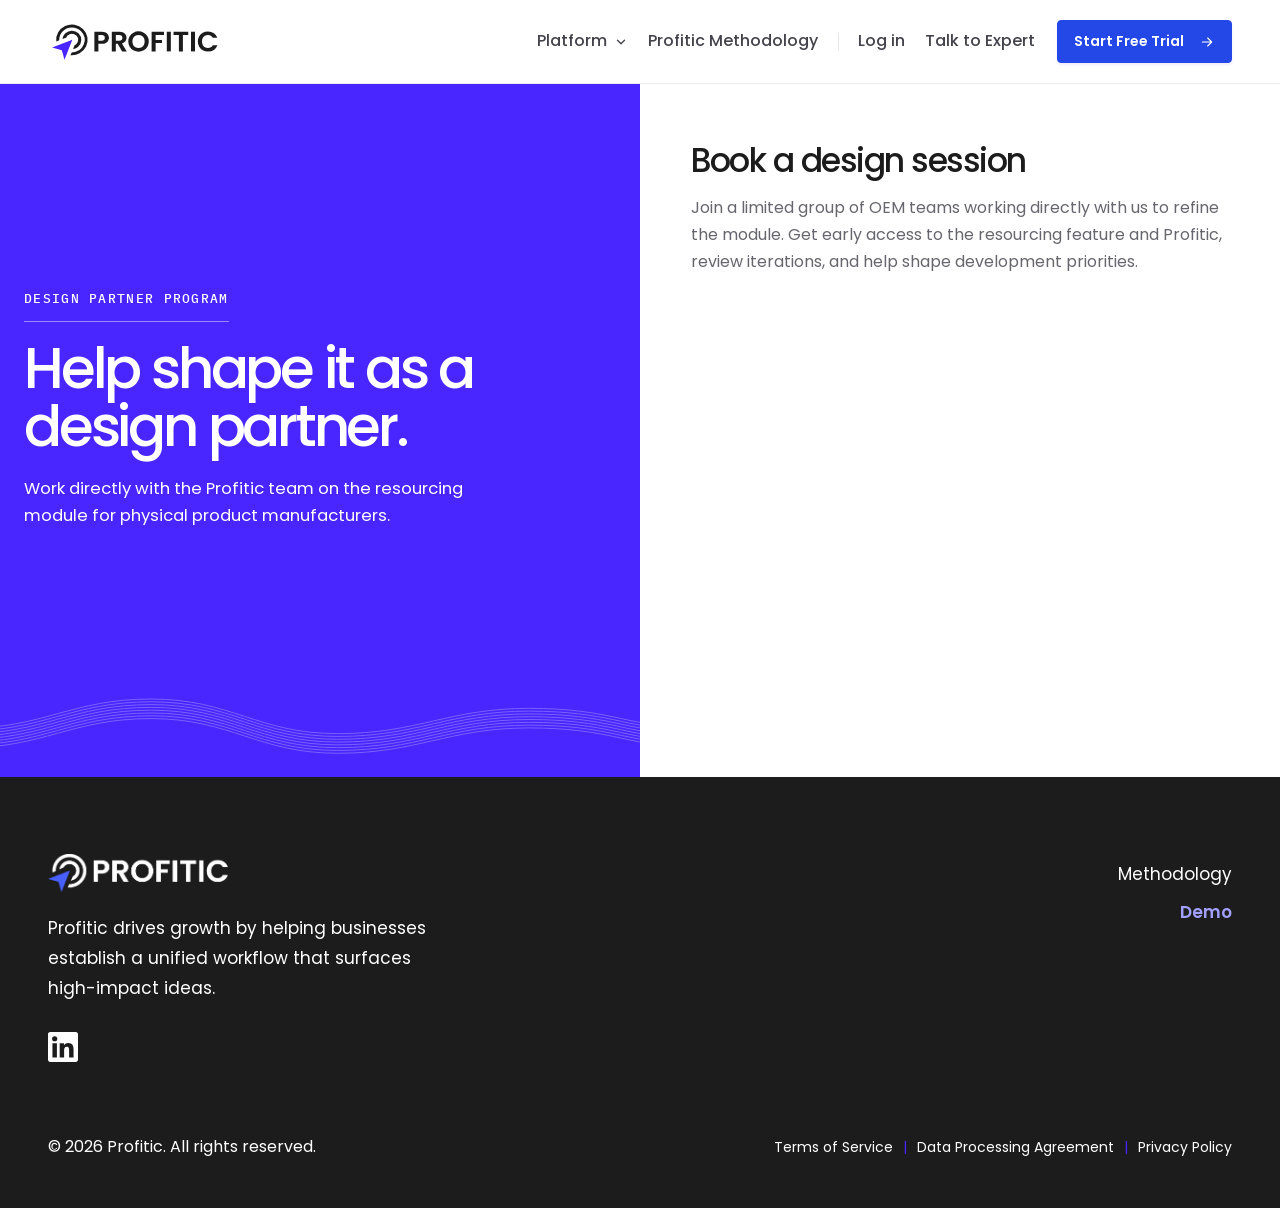
<file: partner-design-session.html>
<!doctype html>
<html lang="en">
<head>
<meta charset="utf-8">
<!-- Google tag (gtag.js) -->
<script async src="https://www.googletagmanager.com/gtag/js?id=G-1CHJ2WJDCV"></script>
<script>
  window.dataLayer = window.dataLayer || [];
  function gtag(){dataLayer.push(arguments);}
  gtag('js', new Date());

  gtag('config', 'G-1CHJ2WJDCV');
</script>
<script>document.documentElement.classList.add("js")</script>
<meta name="viewport" content="width=device-width, initial-scale=1">
<meta name="theme-color" content="#4925ff">
<title>Partner Design Session - Profitic</title>
<meta name="description" content="Join a limited group of OEM teams working directly with us to refine the module. Get early access to the resourcing feature and Profitic, review iterations, and help shape development priorities.">
<link rel="canonical" href="https://profitic.com/partner-design-session">
<meta name="robots" content="noindex, follow">
<meta property="og:locale" content="en_US">
<meta property="og:type" content="website">
<meta property="og:site_name" content="Profitic">
<meta property="og:title" content="Partner Design Session - Profitic">
<meta property="og:description" content="Join a limited group of OEM teams working directly with us to refine the module. Get early access to the resourcing feature and Profitic, review iterations, and help shape development priorities.">
<meta property="og:url" content="https://profitic.com/partner-design-session">
<meta property="og:image" content="https://profitic.com/assets/img/hartigen-story.jpg">
<meta name="twitter:card" content="summary_large_image">
<meta name="twitter:title" content="Partner Design Session - Profitic">
<meta name="twitter:description" content="Join a limited group of OEM teams working directly with us to refine the module. Get early access to the resourcing feature and Profitic, review iterations, and help shape development priorities.">
<meta name="twitter:image" content="https://profitic.com/assets/img/hartigen-story.jpg">
<meta property="og:image:alt" content="Profitic">
<link rel="icon" type="image/svg+xml" href="assets/img/favicon.svg">
<link rel="apple-touch-icon" href="assets/img/favicon.png">
<link rel="preconnect" href="https://fonts.googleapis.com">
<link rel="preconnect" href="https://fonts.gstatic.com" crossorigin>
<link href="https://fonts.googleapis.com/css2?family=IBM+Plex+Mono:wght@400;500&family=Poppins:wght@400;500;600&display=swap" rel="stylesheet">
<link rel="stylesheet" href="assets/css/style.css">
<script type="application/ld+json">{"@context": "https://schema.org", "@graph": [{"@type": "Organization", "@id": "https://profitic.com/#organization", "name": "Profitic", "legalName": "Profitic, Inc.", "url": "https://profitic.com/", "logo": "https://profitic.com/assets/img/logo-profitic.svg", "email": "privacy@profitic.com", "description": "Profitic is a product portfolio planning platform that helps teams collect ideas, score them, model their business case, prioritize what to build, and track execution against growth goals.", "address": {"@type": "PostalAddress", "streetAddress": "3420 W. Lake Sammamish Pkwy SE", "addressLocality": "Bellevue", "addressRegion": "WA", "postalCode": "98008", "addressCountry": "US"}, "sameAs": ["https://www.linkedin.com/company/profitic-ai/"]}, {"@type": "WebSite", "@id": "https://profitic.com/#website", "url": "https://profitic.com/", "name": "Profitic", "publisher": {"@id": "https://profitic.com/#organization"}, "inLanguage": "en-US"}, {"@type": "WebPage", "@id": "https://profitic.com/partner-design-session#webpage", "url": "https://profitic.com/partner-design-session", "name": "Book a design session", "description": "Join a limited group of OEM teams working directly with us to refine the module. Get early access to the resourcing feature and Profitic, review iterations, and help shape development priorities.", "isPartOf": {"@id": "https://profitic.com/#website"}, "about": {"@id": "https://profitic.com/#organization"}, "inLanguage": "en-US"}]}</script>

<!-- Start of HubSpot Embed Code -->
<script type="text/javascript" id="hs-script-loader" async defer src="https://js-na2.hs-scripts.com/242087374.js"></script>
<!-- End of HubSpot Embed Code -->
<style>
/* Reserve space while the HubSpot embed loads */
.hs-form-frame,.meetings-iframe-container{min-height:420px}
#meeting-step{display:none}
</style>
</head>
<body>
  <a class="skip-link" href="#main">Skip to content</a>
  <svg class="icon-library" xmlns="http://www.w3.org/2000/svg" aria-hidden="true">
    <symbol id="i-arrow" viewBox="0 0 24 24"><path d="M5 12h14m-6-6 6 6-6 6"/></symbol>
    <symbol id="i-spark" viewBox="0 0 24 24"><path d="m12 3 2.8 6.2L21 12l-6.2 2.8L12 21l-2.8-6.2L3 12l6.2-2.8L12 3Z"/></symbol>
    <symbol id="i-target" viewBox="0 0 24 24"><circle cx="12" cy="12" r="9"/><circle cx="12" cy="12" r="5"/><circle cx="12" cy="12" r="1"/></symbol>
    <symbol id="i-chart" viewBox="0 0 24 24"><path d="M4 4v16h16M8 14l4-4 4 2 5-7m-5 0h5v5"/></symbol>
    <symbol id="i-check" viewBox="0 0 24 24"><path d="m5 12 4 4L19 6"/></symbol>
    <symbol id="i-connect" viewBox="0 0 24 24"><path d="m8 8 8 8M9 4H4v5m11 11h5v-5M4 4l5 5m11 11-5-5M15 4h5v5M4 15v5h5m11-16-6 6M4 20l6-6"/></symbol>
    <symbol id="i-stack" viewBox="0 0 24 24"><path d="m3 7 9-4 9 4-9 4-9-4Zm0 5 9 4 9-4M3 17l9 4 9-4"/></symbol>
    <symbol id="i-clock" viewBox="0 0 24 24"><circle cx="12" cy="12" r="9"/><path d="M12 7v5l3 2"/></symbol>
    <symbol id="i-x" viewBox="0 0 24 24"><path d="m6 6 12 12M18 6 6 18"/></symbol>
    <symbol id="i-message" viewBox="0 0 24 24"><path d="M21 11a8 8 0 0 1-8 8H6l-4 3V11a9 9 0 0 1 19 0ZM7 9h9M7 13h6"/></symbol>
    <symbol id="i-support" viewBox="0 0 24 24"><path d="M4 12V9a8 8 0 0 1 16 0v3M4 11H2v7h4v-7Zm16 0h2v7h-4v-7Zm0 7v2l-6 2"/></symbol>
    <symbol id="i-trend" viewBox="0 0 24 24"><path d="m3 17 6-6 4 4L21 6m-7 0h7v7"/></symbol>
    <symbol id="i-bulb" viewBox="0 0 24 24"><path d="M8 18h8m-7 3h6M8 15c0-3-3-3-3-7a7 7 0 0 1 14 0c0 4-3 4-3 7Z"/></symbol>
    <symbol id="i-loop" viewBox="0 0 24 24"><path d="M4 8a8 8 0 0 1 14-2l3 3M21 3v6h-6M20 16A8 8 0 0 1 6 18l-3-3M3 21v-6h6"/></symbol>
  </svg>

  <header class="site-header">
    <div class="nav-wrap container">
      <a class="brand" href="./" aria-label="Profitic home"><img src="assets/img/logo-profitic.svg" alt="Profitic" width="142" height="34"></a>
      <button class="nav-toggle" type="button" aria-label="Open navigation" aria-controls="header-navigation" aria-expanded="false">
        <svg width="20" height="20" viewBox="0 0 24 24" fill="none" stroke="currentColor" stroke-width="1.7" stroke-linecap="round" aria-hidden="true"><path class="hamburger-glyph" d="M3 6h18M3 12h18M3 18h18"/><path class="close-glyph" d="m5 5 14 14M19 5 5 19"/></svg>
      </button>
      <nav id="header-navigation" class="primary-nav" aria-label="Main navigation">
        <details class="platform-nav">
          <summary>Platform <svg width="14" height="14" viewBox="0 0 16 16" aria-hidden="true"><path d="m4 6 4 4 4-4" fill="none" stroke="currentColor" stroke-width="1.6" stroke-linecap="round" stroke-linejoin="round"/></svg></summary>
          <ul class="platform-links">
            <li><a href="./#idea-intake"><svg class="icon" aria-hidden="true"><use href="#i-spark"/></svg>Idea Collection</a></li>
            <li><a href="./#business-impact"><svg class="icon" aria-hidden="true"><use href="#i-chart"/></svg>Value Modeling</a></li>
            <li><a href="./#prioritization"><svg class="icon" aria-hidden="true"><use href="#i-target"/></svg>Project Prioritization</a></li>
            <li><a href="./#strategy-execution"><svg class="icon" aria-hidden="true"><use href="#i-check"/></svg>Product Execution</a></li>
            <li><a href="./#reporting"><svg class="icon" aria-hidden="true"><use href="#i-stack"/></svg>Portfolio Management</a></li>
            <li><a href="./#reporting"><svg class="icon" viewBox="0 0 24 24" aria-hidden="true"><path d="M5 3h9l5 5v13H5zM14 3v5h5M8 17v-3m4 3v-6m4 6v-4"/></svg>Leadership Reporting</a></li>
          </ul>
        </details>
        <a class="header-link" href="profitic-methodology">Profitic Methodology</a>
        <a class="header-link header-login" href="https://app.profitic.com/">Log in</a>
        <a class="header-link" href="see-a-demo">Talk to Expert</a>
      </nav>
      <a class="button button-small cta-trial" href="idea-collection-free-trial-form">Start Free Trial <svg class="icon" aria-hidden="true"><use href="#i-arrow"/></svg></a>
    </div>
  </header>

  <main id="main">
    <section class="split-panel" aria-labelledby="page-title">
      <div class="split-panel-copy">
        <div>
          <span class="kicker">Design partner program</span>
          <h1 id="page-title">Help shape it as a design partner.</h1>
          <p>Work directly with the Profitic team on the resourcing module for physical product manufacturers.</p>
        </div>
        <svg class="hero68-lines" viewBox="0 0 1440 120" preserveAspectRatio="none" aria-hidden="true" focusable="false"><g fill="none" stroke="currentColor" stroke-width="1" stroke-linecap="round"><path d="M-80 56 C100 56 160 12 340 12 S580 64 760 64 S1010 26 1190 26 S1410 52 1520 52" vector-effect="non-scaling-stroke"/><path d="M-80 60.2 C100 60.2 160 16.2 340 16.2 S580 68.2 760 68.2 S1010 30.2 1190 30.2 S1410 56.2 1520 56.2" vector-effect="non-scaling-stroke"/><path d="M-80 64.4 C100 64.4 160 20.4 340 20.4 S580 72.4 760 72.4 S1010 34.4 1190 34.4 S1410 60.4 1520 60.4" vector-effect="non-scaling-stroke"/><path d="M-80 68.6 C100 68.6 160 24.6 340 24.6 S580 76.6 760 76.6 S1010 38.6 1190 38.6 S1410 64.6 1520 64.6" vector-effect="non-scaling-stroke"/><path d="M-80 72.8 C100 72.8 160 28.8 340 28.8 S580 80.8 760 80.8 S1010 42.8 1190 42.8 S1410 68.8 1520 68.8" vector-effect="non-scaling-stroke"/><path d="M-80 77 C100 77 160 33 340 33 S580 85 760 85 S1010 47 1190 47 S1410 73 1520 73" vector-effect="non-scaling-stroke"/><path d="M-80 81.2 C100 81.2 160 37.2 340 37.2 S580 89.2 760 89.2 S1010 51.2 1190 51.2 S1410 77.2 1520 77.2" vector-effect="non-scaling-stroke"/><path d="M-80 85.4 C100 85.4 160 41.4 340 41.4 S580 93.4 760 93.4 S1010 55.4 1190 55.4 S1410 81.4 1520 81.4" vector-effect="non-scaling-stroke"/></g></svg>
      </div>
      <div class="split-panel-body">
        <div class="inner">
          <h2>Book a design session</h2>
          <p>Join a limited group of OEM teams working directly with us to refine the module. Get early access to the resourcing feature and Profitic, review iterations, and help shape development priorities.</p>
          <div class="meetings-iframe-container" data-src="https://meetings-na2.hubspot.com/tarryn/design-partner-intro-session?embed=true"></div>
          <script src="https://static.hsappstatic.net/MeetingsEmbed/ex/MeetingsEmbedCode.js" defer></script>
        </div>
      </div>
    </section>
  </main>

  <footer class="site-footer">
    <div class="container">
      <div class="footer-top">
        <div class="footer-about">
          <a class="footer-brand" href="./" aria-label="Profitic home"><img src="assets/img/logo-profitic-white.png" alt="Profitic" width="750" height="161"></a>
          <p>Profitic drives growth by helping businesses establish a unified workflow that surfaces high-impact ideas.</p>
          <a class="footer-social" href="https://www.linkedin.com/company/profitic-ai/" target="_blank" rel="noopener" aria-label="Profitic on LinkedIn">
            <svg viewBox="0 0 24 24" fill="currentColor" aria-hidden="true"><path d="M20.45 20.45h-3.56v-5.57c0-1.33-.02-3.04-1.85-3.04-1.85 0-2.14 1.45-2.14 2.94v5.67H9.35V9h3.41v1.56h.05c.48-.9 1.64-1.85 3.37-1.85 3.6 0 4.27 2.37 4.27 5.46v6.28zM5.34 7.43a2.06 2.06 0 1 1 0-4.13 2.06 2.06 0 0 1 0 4.13zM7.12 20.45H3.56V9h3.56v11.45zM22.22 0H1.77C.79 0 0 .77 0 1.73v20.54C0 23.23.79 24 1.77 24h20.45c.98 0 1.78-.77 1.78-1.73V1.73C24 .77 23.2 0 22.22 0z"/></svg>
          </a>
        </div>
        <ul class="footer-links">
          <li><a href="profitic-methodology">Methodology</a></li>
          <li><a class="footer-links-accent" href="see-a-demo">Demo</a></li>
        </ul>
      </div>
      <div class="footer-bottom">
        <small>&copy; <span data-year>2026</span> Profitic. All rights reserved.</small>
        <nav class="footer-legal" aria-label="Legal">
          <a href="terms-of-service">Terms of Service</a>
          <a href="dpa">Data Processing Agreement</a>
          <a href="privacy-policy">Privacy Policy</a>
        </nav>
      </div>
    </div>
  </footer>
<script src="assets/js/main.js" defer></script>
</body>
</html>
</file>
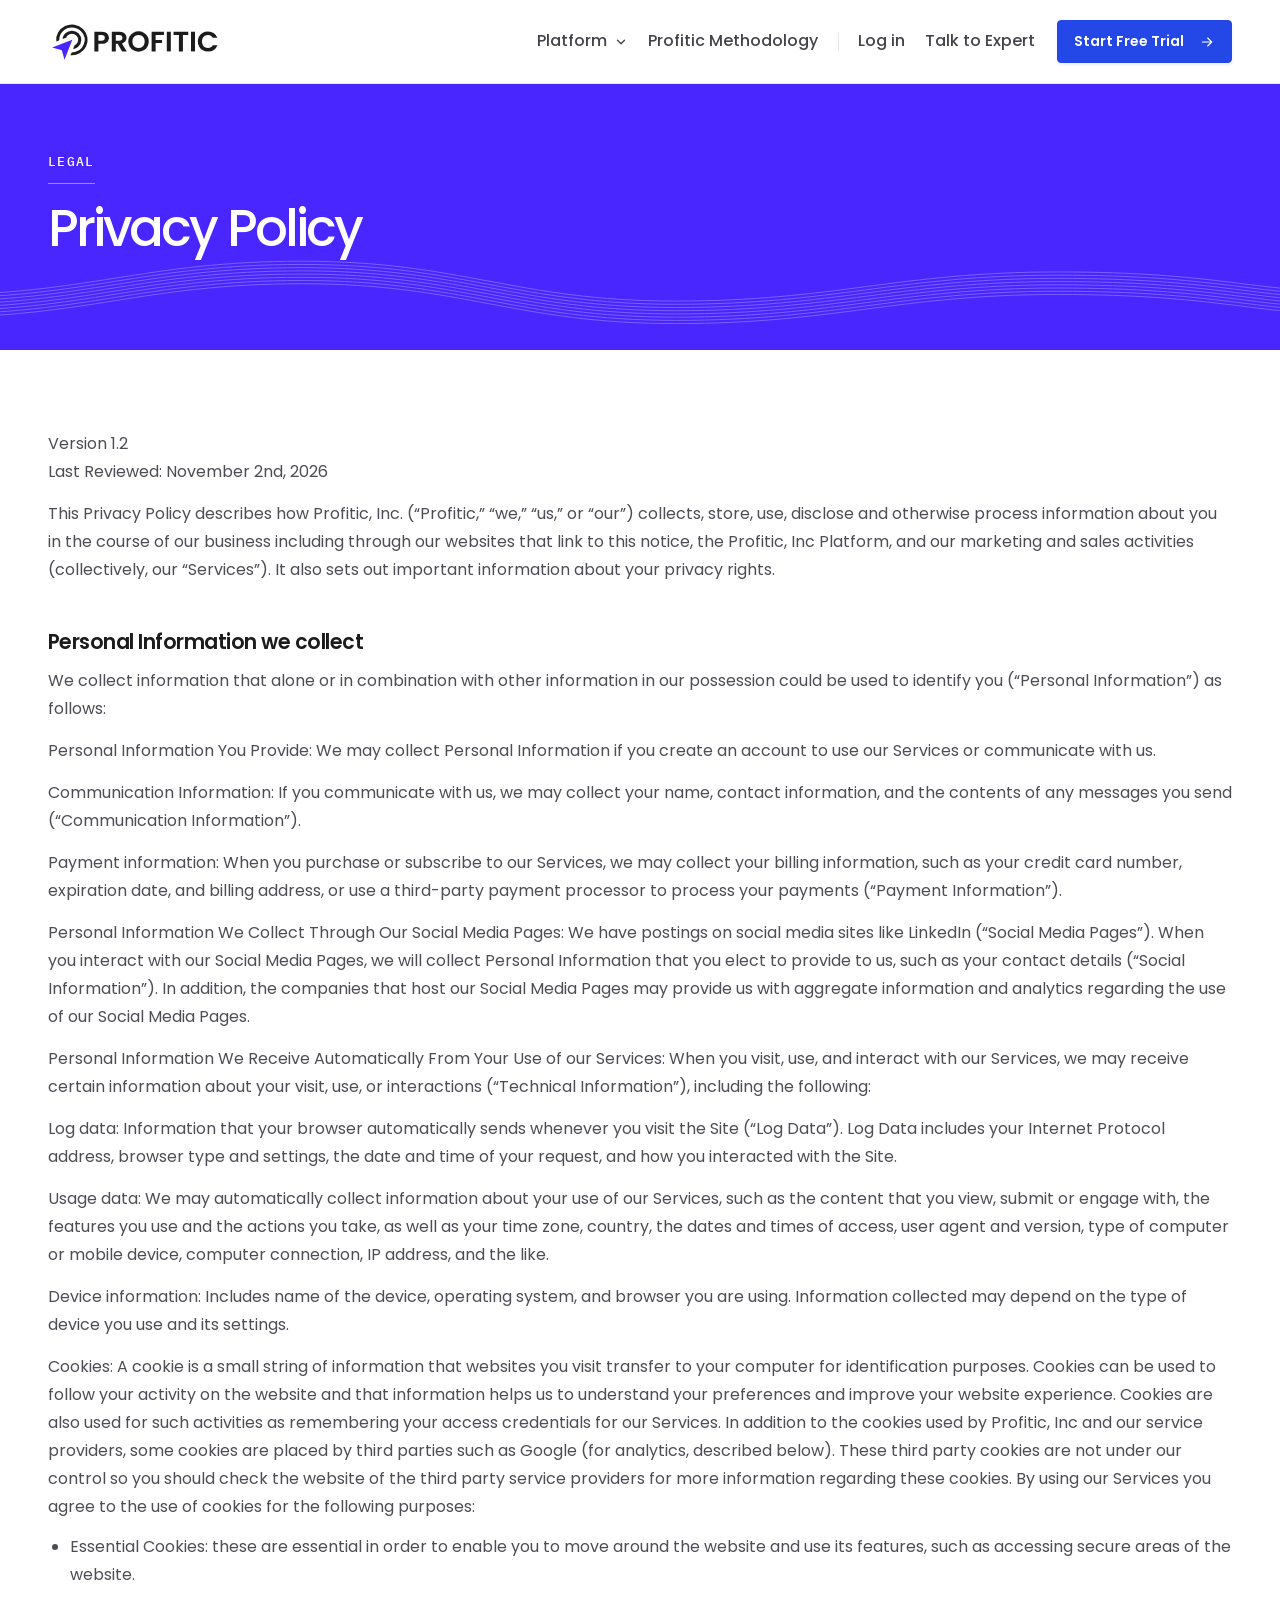
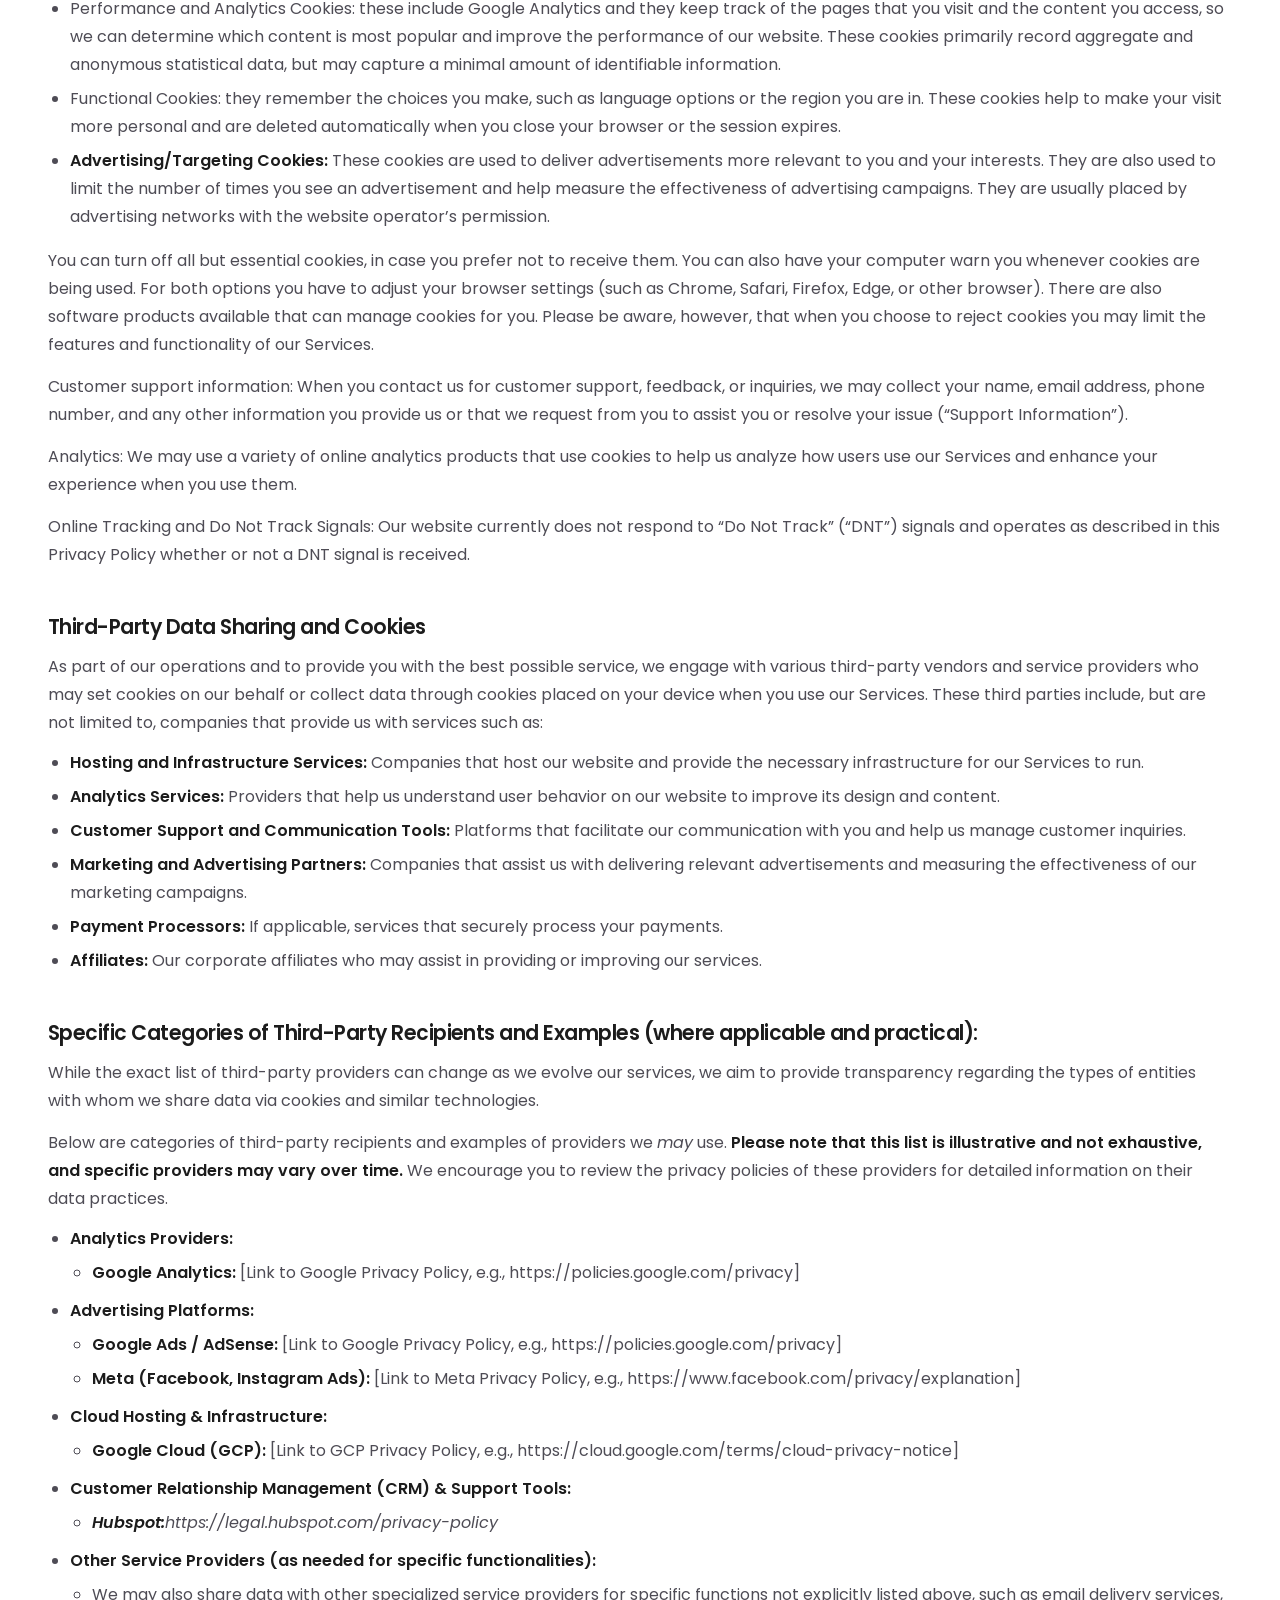
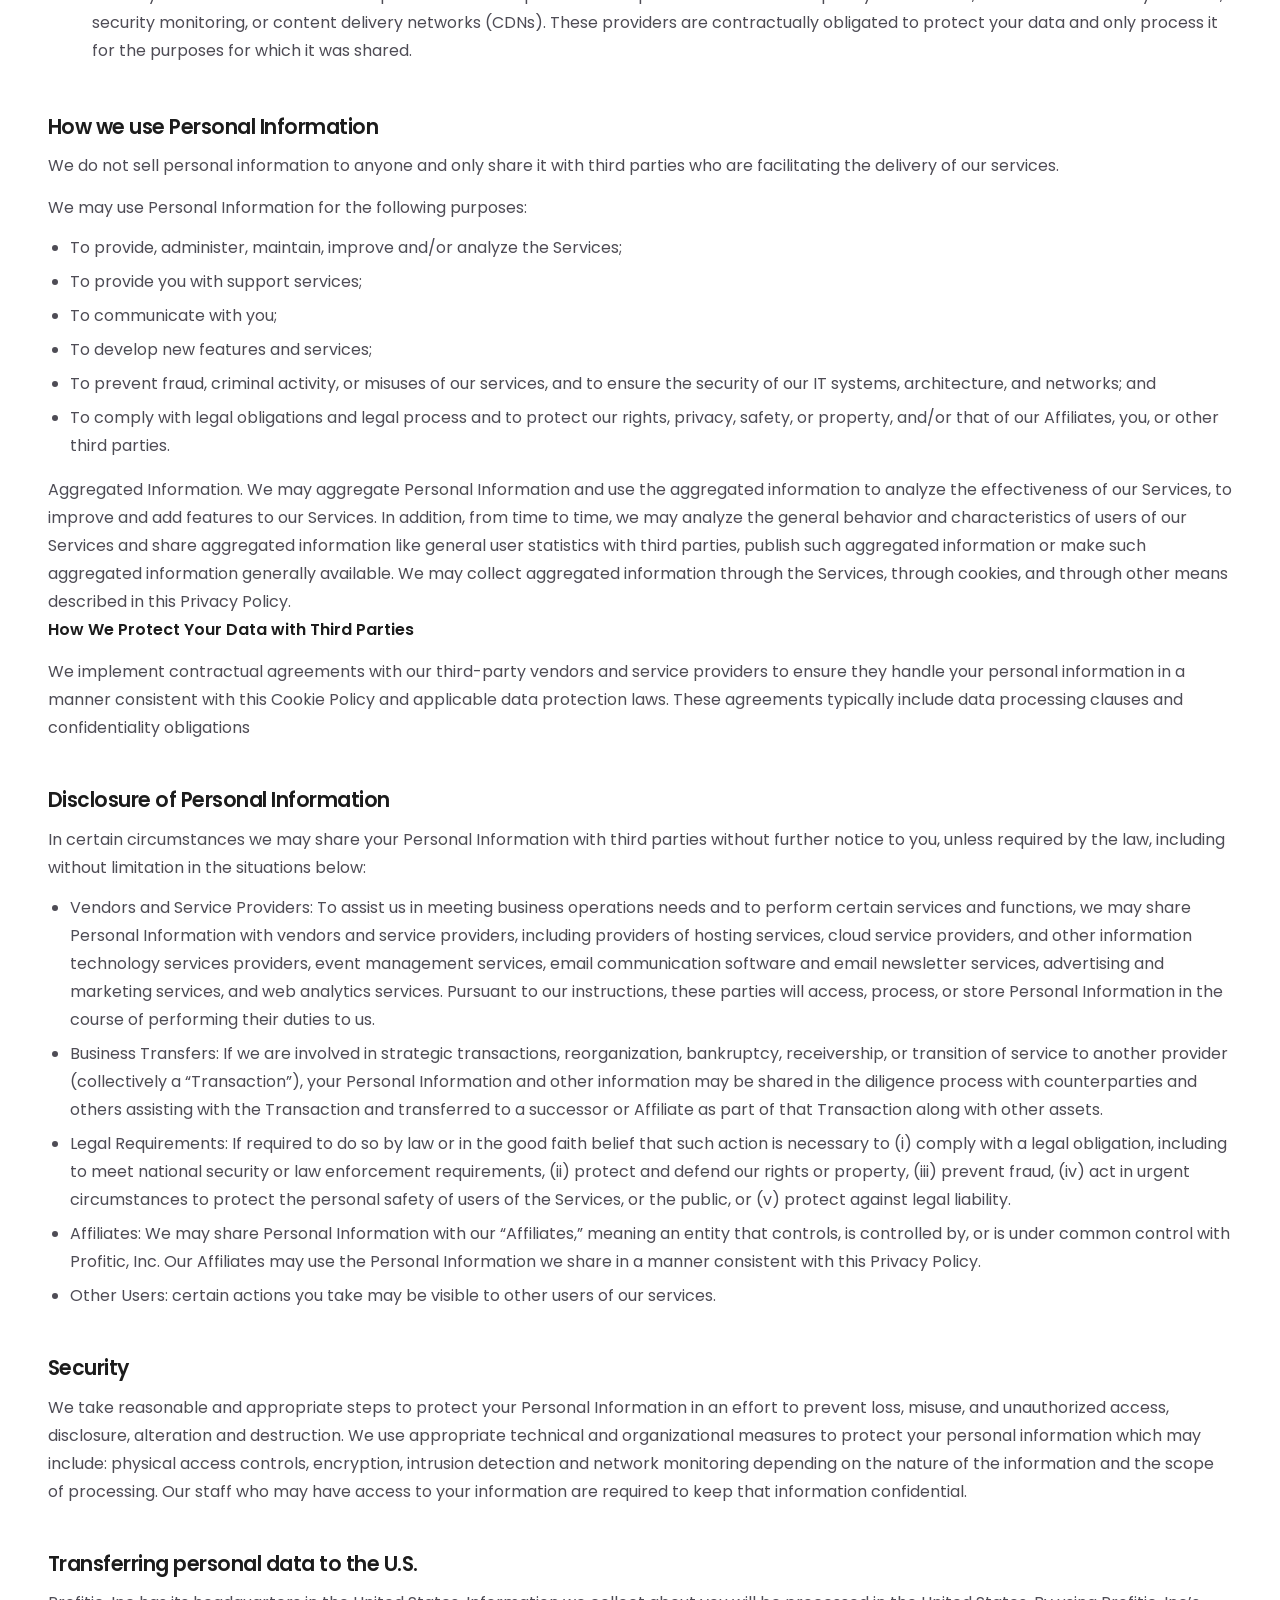
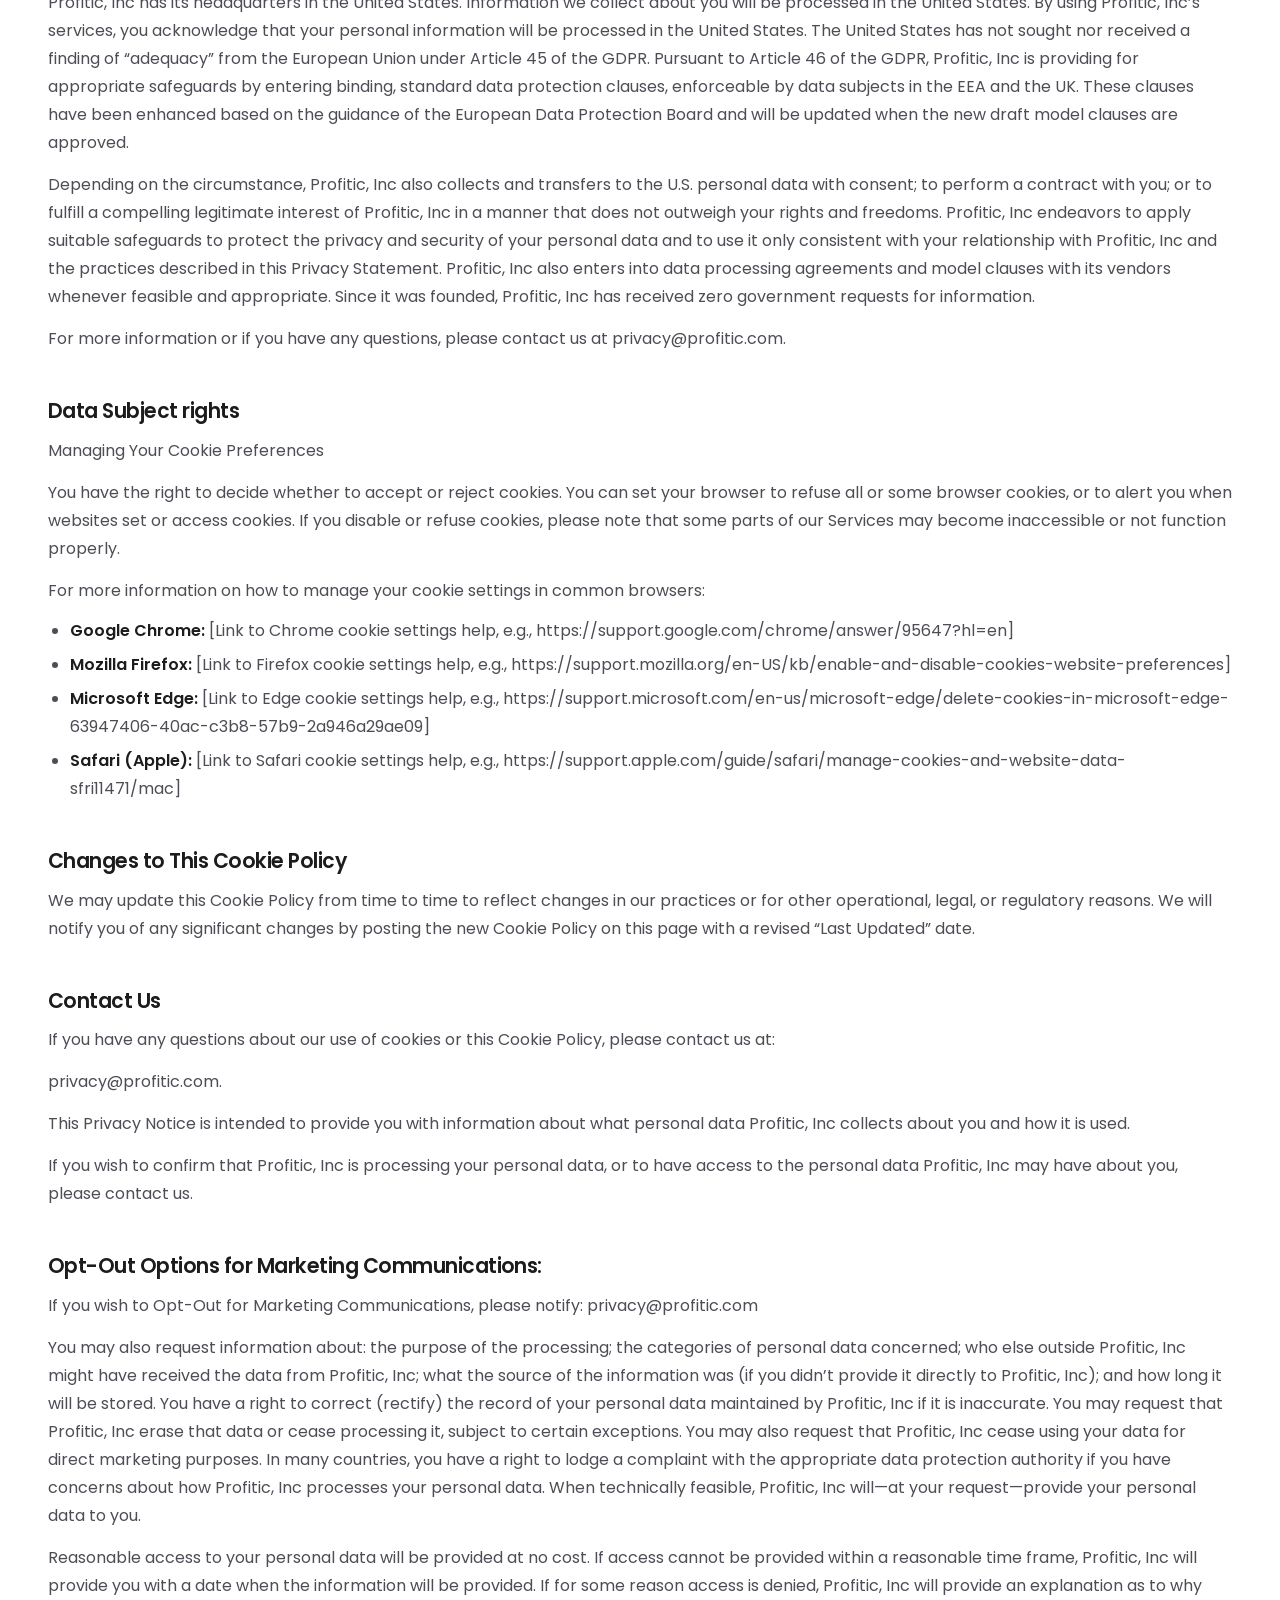
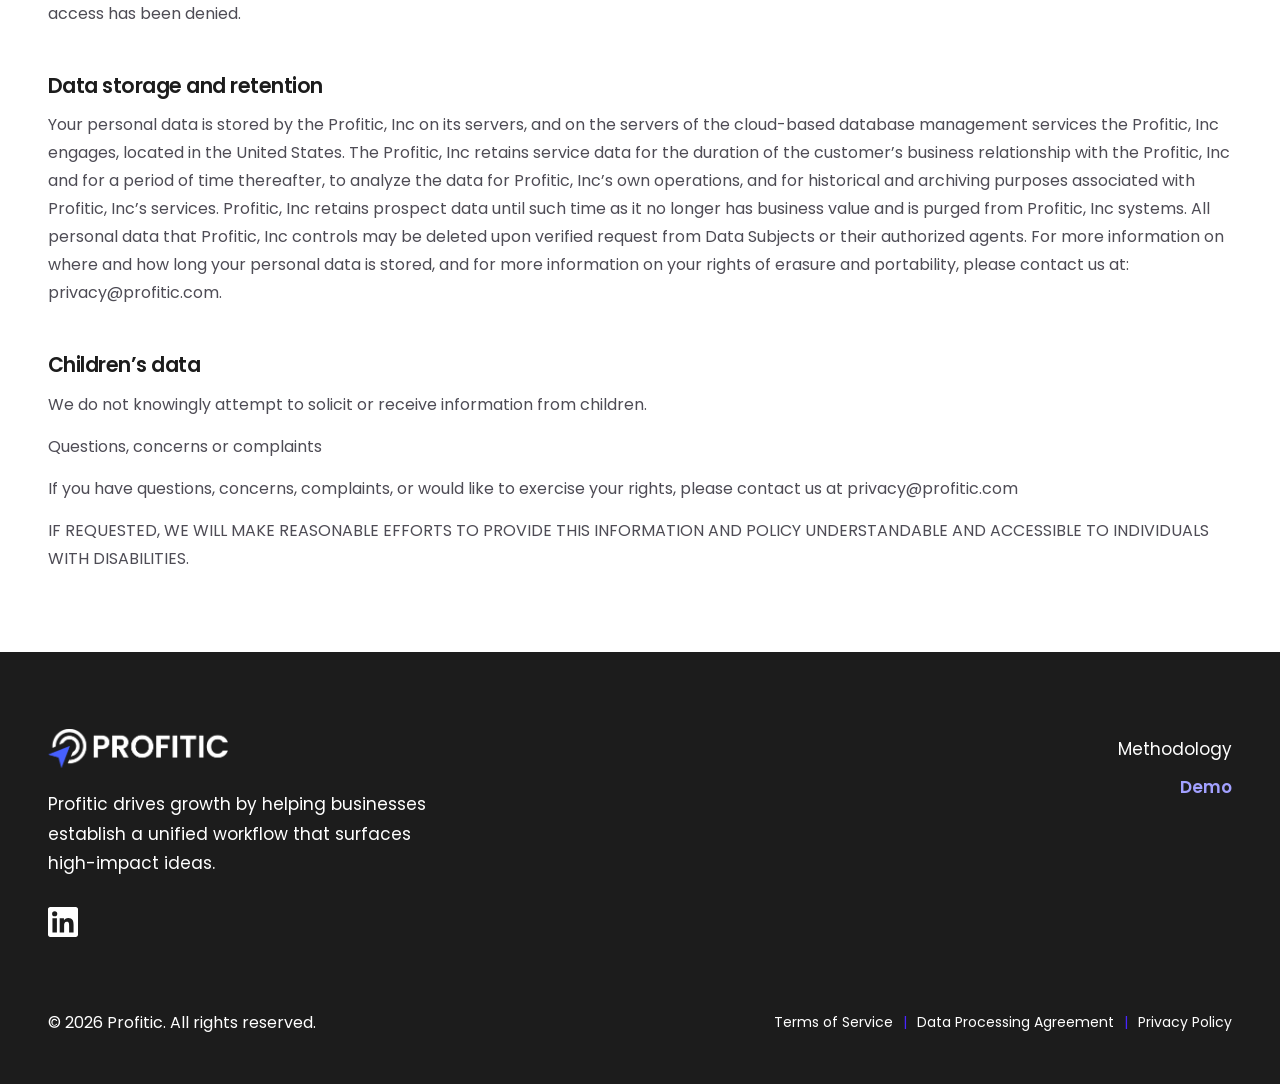
<file: privacy-policy.html>
<!doctype html>
<html lang="en">
<head>
<meta charset="utf-8">
<!-- Google tag (gtag.js) -->
<script async src="https://www.googletagmanager.com/gtag/js?id=G-1CHJ2WJDCV"></script>
<script>
  window.dataLayer = window.dataLayer || [];
  function gtag(){dataLayer.push(arguments);}
  gtag('js', new Date());

  gtag('config', 'G-1CHJ2WJDCV');
</script>
<script>document.documentElement.classList.add("js")</script>
<meta name="viewport" content="width=device-width, initial-scale=1">
<meta name="theme-color" content="#4925ff">
<title>Privacy Policy - Profitic</title>
<meta name="description" content="Profitic Privacy Policy: how Profitic collects, uses, discloses and protects personal information.">
<link rel="canonical" href="https://profitic.com/privacy-policy">
<meta name="robots" content="index, follow, max-image-preview:large">
<meta property="og:locale" content="en_US">
<meta property="og:type" content="website">
<meta property="og:site_name" content="Profitic">
<meta property="og:title" content="Privacy Policy - Profitic">
<meta property="og:description" content="Profitic Privacy Policy: how Profitic collects, uses, discloses and protects personal information.">
<meta property="og:url" content="https://profitic.com/privacy-policy">
<meta property="og:image" content="https://profitic.com/assets/img/hartigen-story.jpg">
<meta name="twitter:card" content="summary_large_image">
<meta name="twitter:title" content="Privacy Policy - Profitic">
<meta name="twitter:description" content="Profitic Privacy Policy: how Profitic collects, uses, discloses and protects personal information.">
<meta name="twitter:image" content="https://profitic.com/assets/img/hartigen-story.jpg">
<meta property="og:image:alt" content="Profitic">
<link rel="icon" type="image/svg+xml" href="assets/img/favicon.svg">
<link rel="apple-touch-icon" href="assets/img/favicon.png">
<link rel="preconnect" href="https://fonts.googleapis.com">
<link rel="preconnect" href="https://fonts.gstatic.com" crossorigin>
<link href="https://fonts.googleapis.com/css2?family=IBM+Plex+Mono:wght@400;500&family=Poppins:wght@400;500;600&display=swap" rel="stylesheet">
<link rel="stylesheet" href="assets/css/style.css">
<script type="application/ld+json">{"@context": "https://schema.org", "@graph": [{"@type": "Organization", "@id": "https://profitic.com/#organization", "name": "Profitic", "legalName": "Profitic, Inc.", "url": "https://profitic.com/", "logo": "https://profitic.com/assets/img/logo-profitic.svg", "email": "privacy@profitic.com", "description": "Profitic is a product portfolio planning platform that helps teams collect ideas, score them, model their business case, prioritize what to build, and track execution against growth goals.", "address": {"@type": "PostalAddress", "streetAddress": "3420 W. Lake Sammamish Pkwy SE", "addressLocality": "Bellevue", "addressRegion": "WA", "postalCode": "98008", "addressCountry": "US"}, "sameAs": ["https://www.linkedin.com/company/profitic-ai/"]}, {"@type": "WebSite", "@id": "https://profitic.com/#website", "url": "https://profitic.com/", "name": "Profitic", "publisher": {"@id": "https://profitic.com/#organization"}, "inLanguage": "en-US"}, {"@type": "WebPage", "@id": "https://profitic.com/privacy-policy#webpage", "url": "https://profitic.com/privacy-policy", "name": "Privacy Policy", "description": "Profitic Privacy Policy: how Profitic collects, uses, discloses and protects personal information.", "isPartOf": {"@id": "https://profitic.com/#website"}, "about": {"@id": "https://profitic.com/#organization"}, "inLanguage": "en-US"}, {"@type": "BreadcrumbList", "itemListElement": [{"@type": "ListItem", "position": 1, "name": "Home", "item": "https://profitic.com/"}, {"@type": "ListItem", "position": 2, "name": "Privacy Policy", "item": "https://profitic.com/privacy-policy"}]}]}</script>

<!-- Start of HubSpot Embed Code -->
<script type="text/javascript" id="hs-script-loader" async defer src="https://js-na2.hs-scripts.com/242087374.js"></script>
<!-- End of HubSpot Embed Code -->
</head>
<body>
  <a class="skip-link" href="#main">Skip to content</a>
  <svg class="icon-library" xmlns="http://www.w3.org/2000/svg" aria-hidden="true">
    <symbol id="i-arrow" viewBox="0 0 24 24"><path d="M5 12h14m-6-6 6 6-6 6"/></symbol>
    <symbol id="i-spark" viewBox="0 0 24 24"><path d="m12 3 2.8 6.2L21 12l-6.2 2.8L12 21l-2.8-6.2L3 12l6.2-2.8L12 3Z"/></symbol>
    <symbol id="i-target" viewBox="0 0 24 24"><circle cx="12" cy="12" r="9"/><circle cx="12" cy="12" r="5"/><circle cx="12" cy="12" r="1"/></symbol>
    <symbol id="i-chart" viewBox="0 0 24 24"><path d="M4 4v16h16M8 14l4-4 4 2 5-7m-5 0h5v5"/></symbol>
    <symbol id="i-check" viewBox="0 0 24 24"><path d="m5 12 4 4L19 6"/></symbol>
    <symbol id="i-connect" viewBox="0 0 24 24"><path d="m8 8 8 8M9 4H4v5m11 11h5v-5M4 4l5 5m11 11-5-5M15 4h5v5M4 15v5h5m11-16-6 6M4 20l6-6"/></symbol>
    <symbol id="i-stack" viewBox="0 0 24 24"><path d="m3 7 9-4 9 4-9 4-9-4Zm0 5 9 4 9-4M3 17l9 4 9-4"/></symbol>
    <symbol id="i-clock" viewBox="0 0 24 24"><circle cx="12" cy="12" r="9"/><path d="M12 7v5l3 2"/></symbol>
    <symbol id="i-x" viewBox="0 0 24 24"><path d="m6 6 12 12M18 6 6 18"/></symbol>
    <symbol id="i-message" viewBox="0 0 24 24"><path d="M21 11a8 8 0 0 1-8 8H6l-4 3V11a9 9 0 0 1 19 0ZM7 9h9M7 13h6"/></symbol>
    <symbol id="i-support" viewBox="0 0 24 24"><path d="M4 12V9a8 8 0 0 1 16 0v3M4 11H2v7h4v-7Zm16 0h2v7h-4v-7Zm0 7v2l-6 2"/></symbol>
    <symbol id="i-trend" viewBox="0 0 24 24"><path d="m3 17 6-6 4 4L21 6m-7 0h7v7"/></symbol>
    <symbol id="i-bulb" viewBox="0 0 24 24"><path d="M8 18h8m-7 3h6M8 15c0-3-3-3-3-7a7 7 0 0 1 14 0c0 4-3 4-3 7Z"/></symbol>
    <symbol id="i-loop" viewBox="0 0 24 24"><path d="M4 8a8 8 0 0 1 14-2l3 3M21 3v6h-6M20 16A8 8 0 0 1 6 18l-3-3M3 21v-6h6"/></symbol>
  </svg>

  <header class="site-header">
    <div class="nav-wrap container">
      <a class="brand" href="./" aria-label="Profitic home"><img src="assets/img/logo-profitic.svg" alt="Profitic" width="142" height="34"></a>
      <button class="nav-toggle" type="button" aria-label="Open navigation" aria-controls="header-navigation" aria-expanded="false">
        <svg width="20" height="20" viewBox="0 0 24 24" fill="none" stroke="currentColor" stroke-width="1.7" stroke-linecap="round" aria-hidden="true"><path class="hamburger-glyph" d="M3 6h18M3 12h18M3 18h18"/><path class="close-glyph" d="m5 5 14 14M19 5 5 19"/></svg>
      </button>
      <nav id="header-navigation" class="primary-nav" aria-label="Main navigation">
        <details class="platform-nav">
          <summary>Platform <svg width="14" height="14" viewBox="0 0 16 16" aria-hidden="true"><path d="m4 6 4 4 4-4" fill="none" stroke="currentColor" stroke-width="1.6" stroke-linecap="round" stroke-linejoin="round"/></svg></summary>
          <ul class="platform-links">
            <li><a href="./#idea-intake"><svg class="icon" aria-hidden="true"><use href="#i-spark"/></svg>Idea Collection</a></li>
            <li><a href="./#business-impact"><svg class="icon" aria-hidden="true"><use href="#i-chart"/></svg>Value Modeling</a></li>
            <li><a href="./#prioritization"><svg class="icon" aria-hidden="true"><use href="#i-target"/></svg>Project Prioritization</a></li>
            <li><a href="./#strategy-execution"><svg class="icon" aria-hidden="true"><use href="#i-check"/></svg>Product Execution</a></li>
            <li><a href="./#reporting"><svg class="icon" aria-hidden="true"><use href="#i-stack"/></svg>Portfolio Management</a></li>
            <li><a href="./#reporting"><svg class="icon" viewBox="0 0 24 24" aria-hidden="true"><path d="M5 3h9l5 5v13H5zM14 3v5h5M8 17v-3m4 3v-6m4 6v-4"/></svg>Leadership Reporting</a></li>
          </ul>
        </details>
        <a class="header-link" href="profitic-methodology">Profitic Methodology</a>
        <a class="header-link header-login" href="https://app.profitic.com/">Log in</a>
        <a class="header-link" href="see-a-demo">Talk to Expert</a>
      </nav>
      <a class="button button-small cta-trial" href="idea-collection-free-trial-form">Start Free Trial <svg class="icon" aria-hidden="true"><use href="#i-arrow"/></svg></a>
    </div>
  </header>

  <main id="main">
    <section class="page-hero page-hero-compact" aria-labelledby="page-title">
      <div class="container">
        <span class="kicker">Legal</span>
        <h1 id="page-title">Privacy Policy</h1>
      </div>
      <svg class="hero68-lines" viewBox="0 0 1440 120" preserveAspectRatio="none" aria-hidden="true" focusable="false"><g fill="none" stroke="currentColor" stroke-width="1" stroke-linecap="round"><path d="M-80 56 C100 56 160 12 340 12 S580 64 760 64 S1010 26 1190 26 S1410 52 1520 52" vector-effect="non-scaling-stroke"/><path d="M-80 60.2 C100 60.2 160 16.2 340 16.2 S580 68.2 760 68.2 S1010 30.2 1190 30.2 S1410 56.2 1520 56.2" vector-effect="non-scaling-stroke"/><path d="M-80 64.4 C100 64.4 160 20.4 340 20.4 S580 72.4 760 72.4 S1010 34.4 1190 34.4 S1410 60.4 1520 60.4" vector-effect="non-scaling-stroke"/><path d="M-80 68.6 C100 68.6 160 24.6 340 24.6 S580 76.6 760 76.6 S1010 38.6 1190 38.6 S1410 64.6 1520 64.6" vector-effect="non-scaling-stroke"/><path d="M-80 72.8 C100 72.8 160 28.8 340 28.8 S580 80.8 760 80.8 S1010 42.8 1190 42.8 S1410 68.8 1520 68.8" vector-effect="non-scaling-stroke"/><path d="M-80 77 C100 77 160 33 340 33 S580 85 760 85 S1010 47 1190 47 S1410 73 1520 73" vector-effect="non-scaling-stroke"/><path d="M-80 81.2 C100 81.2 160 37.2 340 37.2 S580 89.2 760 89.2 S1010 51.2 1190 51.2 S1410 77.2 1520 77.2" vector-effect="non-scaling-stroke"/><path d="M-80 85.4 C100 85.4 160 41.4 340 41.4 S580 93.4 760 93.4 S1010 55.4 1190 55.4 S1410 81.4 1520 81.4" vector-effect="non-scaling-stroke"/></g></svg>
    </section>
    <section class="section">
      <div class="container">
        <article class="legal">
<p>Version 1.2<br>Last Reviewed: November 2nd, 2026</p>
<p>This Privacy Policy describes how Profitic, Inc. (“Profitic,” “we,” “us,” or “our”) collects, store, use, disclose and otherwise process information about you in the course of our business including through our websites that link to this notice, the Profitic, Inc Platform, and our marketing and sales activities (collectively, our “Services”). It also sets out important information about your privacy rights.</p>
<h2>Personal Information we collect</h2>
<p>We collect information that alone or in combination with other information in our possession could be used to identify you (“Personal Information”) as follows:</p>
<p>Personal Information You Provide: We may collect Personal Information if you create an account to use our Services or communicate with us.</p>
<p>Communication Information: If you communicate with us, we may collect your name, contact information, and the contents of any messages you send (“Communication Information”).</p>
<p>Payment information: When you purchase or subscribe to our Services, we may collect your billing information, such as your credit card number, expiration date, and billing address, or use a third-party payment processor to process your payments (“Payment Information”).</p>
<p>Personal Information We Collect Through Our Social Media Pages: We have postings on social media sites like LinkedIn (“Social Media Pages”). When you interact with our Social Media Pages, we will collect Personal Information that you elect to provide to us, such as your contact details (“Social Information”). In addition, the companies that host our Social Media Pages may provide us with aggregate information and analytics regarding the use of our Social Media Pages.</p>
<p>Personal Information We Receive Automatically From Your Use of our Services: When you visit, use, and interact with our Services, we may receive certain information about your visit, use, or interactions (“Technical Information”), including the following:</p>
<p>Log data: Information that your browser automatically sends whenever you visit the Site (“Log Data”). Log Data includes your Internet Protocol address, browser type and settings, the date and time of your request, and how you interacted with the Site.</p>
<p>Usage data: We may automatically collect information about your use of our Services, such as the content that you view, submit or engage with, the features you use and the actions you take, as well as your time zone, country, the dates and times of access, user agent and version, type of computer or mobile device, computer connection, IP address, and the like.</p>
<p>Device information: Includes name of the device, operating system, and browser you are using. Information collected may depend on the type of device you use and its settings.</p>
<p>Cookies: A cookie is a small string of information that websites you visit transfer to your computer for identification purposes. Cookies can be used to follow your activity on the website and that information helps us to understand your preferences and improve your website experience. Cookies are also used for such activities as remembering your access credentials for our Services. In addition to the cookies used by Profitic, Inc and our service providers, some cookies are placed by third parties such as Google (for analytics, described below). These third party cookies are not under our control so you should check the website of the third party service providers for more information regarding these cookies. By using our Services you agree to the use of cookies for the following purposes:</p>
<ul><li>Essential Cookies: these are essential in order to enable you to move around the website and use its features, such as accessing secure areas of the website.</li>
<li>Performance and Analytics Cookies: these include Google Analytics and they keep track of the pages that you visit and the content you access, so we can determine which content is most popular and improve the performance of our website. These cookies primarily record aggregate and anonymous statistical data, but may capture a minimal amount of identifiable information.</li>
<li>Functional Cookies: they remember the choices you make, such as language options or the region you are in. These cookies help to make your visit more personal and are deleted automatically when you close your browser or the session expires.</li>
<li><strong>Advertising/Targeting Cookies:</strong> These cookies are used to deliver advertisements more relevant to you and your interests. They are also used to limit the number of times you see an advertisement and help measure the effectiveness of advertising campaigns. They are usually placed by advertising networks with the website operator’s permission.</li>
</ul>
<p>You can turn off all but essential cookies, in case you prefer not to receive them. You can also have your computer warn you whenever cookies are being used. For both options you have to adjust your browser settings (such as Chrome, Safari, Firefox, Edge, or other browser). There are also software products available that can manage cookies for you. Please be aware, however, that when you choose to reject cookies you may limit the features and functionality of our Services.</p>
<p>Customer support information: When you contact us for customer support, feedback, or inquiries, we may collect your name, email address, phone number, and any other information you provide us or that we request from you to assist you or resolve your issue (“Support Information”).</p>
<p>Analytics: We may use a variety of online analytics products that use cookies to help us analyze how users use our Services and enhance your experience when you use them.</p>
<p>Online Tracking and Do Not Track Signals: Our website currently does not respond to “Do Not Track” (“DNT”) signals and operates as described in this Privacy Policy whether or not a DNT signal is received.</p>
<h2>Third-Party Data Sharing and Cookies</h2>
<p>As part of our operations and to provide you with the best possible service, we engage with various third-party vendors and service providers who may set cookies on our behalf or collect data through cookies placed on your device when you use our Services. These third parties include, but are not limited to, companies that provide us with services such as:</p>
<ul><li><strong>Hosting and Infrastructure Services:</strong> Companies that host our website and provide the necessary infrastructure for our Services to run.</li>
<li><strong>Analytics Services:</strong> Providers that help us understand user behavior on our website to improve its design and content.</li>
<li><strong>Customer Support and Communication Tools:</strong> Platforms that facilitate our communication with you and help us manage customer inquiries.</li>
<li><strong>Marketing and Advertising Partners:</strong> Companies that assist us with delivering relevant advertisements and measuring the effectiveness of our marketing campaigns.</li>
<li><strong>Payment Processors:</strong> If applicable, services that securely process your payments.</li>
<li><strong>Affiliates:</strong> Our corporate affiliates who may assist in providing or improving our services.</li>
</ul>
<h2>Specific Categories of Third-Party Recipients and Examples (where applicable and practical):</h2>
<p>While the exact list of third-party providers can change as we evolve our services, we aim to provide transparency regarding the types of entities with whom we share data via cookies and similar technologies.</p>
<p>Below are categories of third-party recipients and examples of providers we <em>may</em> use. <strong>Please note that this list is illustrative and not exhaustive, and specific providers may vary over time.</strong> We encourage you to review the privacy policies of these providers for detailed information on their data practices.</p>
<ul><li><strong>Analytics Providers:</strong> <ul><li><strong>Google Analytics:</strong> [Link to Google Privacy Policy, e.g., https://policies.google.com/privacy]</li>
</ul>
</li>
<li><strong>Advertising Platforms:</strong> <ul><li><strong>Google Ads / AdSense:</strong> [Link to Google Privacy Policy, e.g., https://policies.google.com/privacy]</li>
<li><strong>Meta (Facebook, Instagram Ads):</strong> [Link to Meta Privacy Policy, e.g., https://www.facebook.com/privacy/explanation]</li>
</ul>
</li>
<li><strong>Cloud Hosting &amp; Infrastructure:</strong> <ul><li><strong>Google Cloud (GCP):</strong> [Link to GCP Privacy Policy, e.g., https://cloud.google.com/terms/cloud-privacy-notice]</li>
</ul>
</li>
<li><strong>Customer Relationship Management (CRM) &amp; Support Tools:</strong> <ul><li><strong><em>Hubspot:</em></strong><em>https://legal.hubspot.com/privacy-policy</em></li>
</ul>
</li>
<li><strong>Other Service Providers (as needed for specific functionalities):</strong> <ul><li>We may also share data with other specialized service providers for specific functions not explicitly listed above, such as email delivery services, security monitoring, or content delivery networks (CDNs). These providers are contractually obligated to protect your data and only process it for the purposes for which it was shared.</li>
</ul>
</li>
</ul>
<h2>How we use Personal Information</h2>
<p>We do not sell personal information to anyone and only share it with third parties who are facilitating the delivery of our services.</p>
<p>We may use Personal Information for the following purposes:</p>
<ul><li>To provide, administer, maintain, improve and/or analyze the Services;</li>
<li>To provide you with support services;</li>
<li>To communicate with you;</li>
<li>To develop new features and services;</li>
<li>To prevent fraud, criminal activity, or misuses of our services, and to ensure the security of our IT systems, architecture, and networks; and</li>
<li>To comply with legal obligations and legal process and to protect our rights, privacy, safety, or property, and/or that of our Affiliates, you, or other third parties.</li>
</ul>
<p>Aggregated Information. We may aggregate Personal Information and use the aggregated information to analyze the effectiveness of our Services, to improve and add features to our Services. In addition, from time to time, we may analyze the general behavior and characteristics of users of our Services and share aggregated information like general user statistics with third parties, publish such aggregated information or make such aggregated information generally available. We may collect aggregated information through the Services, through cookies, and through other means described in this Privacy Policy.<br><strong>How We Protect Your Data with Third Parties</strong></p>
<p>We implement contractual agreements with our third-party vendors and service providers to ensure they handle your personal information in a manner consistent with this Cookie Policy and applicable data protection laws. These agreements typically include data processing clauses and confidentiality obligations</p>
<h2>Disclosure of Personal Information</h2>
<p>In certain circumstances we may share your Personal Information with third parties without further notice to you, unless required by the law, including without limitation in the situations below:</p>
<ul><li>Vendors and Service Providers: To assist us in meeting business operations needs and to perform certain services and functions, we may share Personal Information with vendors and service providers, including providers of hosting services, cloud service providers, and other information technology services providers, event management services, email communication software and email newsletter services, advertising and marketing services, and web analytics services. Pursuant to our instructions, these parties will access, process, or store Personal Information in the course of performing their duties to us.</li>
<li>Business Transfers: If we are involved in strategic transactions, reorganization, bankruptcy, receivership, or transition of service to another provider (collectively a “Transaction”), your Personal Information and other information may be shared in the diligence process with counterparties and others assisting with the Transaction and transferred to a successor or Affiliate as part of that Transaction along with other assets.</li>
<li>Legal Requirements: If required to do so by law or in the good faith belief that such action is necessary to (i) comply with a legal obligation, including to meet national security or law enforcement requirements, (ii) protect and defend our rights or property, (iii) prevent fraud, (iv) act in urgent circumstances to protect the personal safety of users of the Services, or the public, or (v) protect against legal liability.</li>
<li>Affiliates: We may share Personal Information with our “Affiliates,” meaning an entity that controls, is controlled by, or is under common control with Profitic, Inc. Our Affiliates may use the Personal Information we share in a manner consistent with this Privacy Policy.</li>
<li>Other Users: certain actions you take may be visible to other users of our services.</li>
</ul>
<h2>Security</h2>
<p>We take reasonable and appropriate steps to protect your Personal Information in an effort to prevent loss, misuse, and unauthorized access, disclosure, alteration and destruction. We use appropriate technical and organizational measures to protect your personal information which may include: physical access controls, encryption, intrusion detection and network monitoring depending on the nature of the information and the scope of processing. Our staff who may have access to your information are required to keep that information confidential.</p>
<h2>Transferring personal data to the U.S.</h2>
<p>Profitic, Inc has its headquarters in the United States. Information we collect about you will be processed in the United States. By using Profitic, Inc’s services, you acknowledge that your personal information will be processed in the United States. The United States has not sought nor received a finding of “adequacy” from the European Union under Article 45 of the GDPR. Pursuant to Article 46 of the GDPR, Profitic, Inc is providing for appropriate safeguards by entering binding, standard data protection clauses, enforceable by data subjects in the EEA and the UK. These clauses have been enhanced based on the guidance of the European Data Protection Board and will be updated when the new draft model clauses are approved.</p>
<p>Depending on the circumstance, Profitic, Inc also collects and transfers to the U.S. personal data with consent; to perform a contract with you; or to fulfill a compelling legitimate interest of Profitic, Inc in a manner that does not outweigh your rights and freedoms. Profitic, Inc endeavors to apply suitable safeguards to protect the privacy and security of your personal data and to use it only consistent with your relationship with Profitic, Inc and the practices described in this Privacy Statement. Profitic, Inc also enters into data processing agreements and model clauses with its vendors whenever feasible and appropriate. Since it was founded, Profitic, Inc has received zero government requests for information.</p>
<p>For more information or if you have any questions, please contact us at privacy@profitic.com.</p>
<h2>Data Subject rights</h2>
<p>Managing Your Cookie Preferences</p>
<p>You have the right to decide whether to accept or reject cookies. You can set your browser to refuse all or some browser cookies, or to alert you when websites set or access cookies. If you disable or refuse cookies, please note that some parts of our Services may become inaccessible or not function properly.</p>
<p>For more information on how to manage your cookie settings in common browsers:</p>
<ul><li><strong>Google Chrome:</strong> [Link to Chrome cookie settings help, e.g., https://support.google.com/chrome/answer/95647?hl=en]</li>
<li><strong>Mozilla Firefox:</strong> [Link to Firefox cookie settings help, e.g., https://support.mozilla.org/en-US/kb/enable-and-disable-cookies-website-preferences]</li>
<li><strong>Microsoft Edge:</strong> [Link to Edge cookie settings help, e.g., https://support.microsoft.com/en-us/microsoft-edge/delete-cookies-in-microsoft-edge-63947406-40ac-c3b8-57b9-2a946a29ae09]</li>
<li><strong>Safari (Apple):</strong> [Link to Safari cookie settings help, e.g., https://support.apple.com/guide/safari/manage-cookies-and-website-data-sfri11471/mac]</li>
</ul>
<h2>Changes to This Cookie Policy</h2>
<p>We may update this Cookie Policy from time to time to reflect changes in our practices or for other operational, legal, or regulatory reasons. We will notify you of any significant changes by posting the new Cookie Policy on this page with a revised “Last Updated” date.</p>
<h2>Contact Us</h2>
<p>If you have any questions about our use of cookies or this Cookie Policy, please contact us at:</p>
<p>privacy@profitic.com.</p>
<p>This Privacy Notice is intended to provide you with information about what personal data Profitic, Inc collects about you and how it is used.</p>
<p>If you wish to confirm that Profitic, Inc is processing your personal data, or to have access to the personal data Profitic, Inc may have about you, please contact us.</p>
<h2>Opt-Out Options for Marketing Communications:</h2>
<p>If you wish to Opt-Out for Marketing Communications, please notify: privacy@profitic.com</p>
<p>You may also request information about: the purpose of the processing; the categories of personal data concerned; who else outside Profitic, Inc might have received the data from Profitic, Inc; what the source of the information was (if you didn’t provide it directly to Profitic, Inc); and how long it will be stored. You have a right to correct (rectify) the record of your personal data maintained by Profitic, Inc if it is inaccurate. You may request that Profitic, Inc erase that data or cease processing it, subject to certain exceptions. You may also request that Profitic, Inc cease using your data for direct marketing purposes. In many countries, you have a right to lodge a complaint with the appropriate data protection authority if you have concerns about how Profitic, Inc processes your personal data. When technically feasible, Profitic, Inc will—at your request—provide your personal data to you.</p>
<p>Reasonable access to your personal data will be provided at no cost. If access cannot be provided within a reasonable time frame, Profitic, Inc will provide you with a date when the information will be provided. If for some reason access is denied, Profitic, Inc will provide an explanation as to why access has been denied.</p>
<h2>Data storage and retention</h2>
<p>Your personal data is stored by the Profitic, Inc on its servers, and on the servers of the cloud-based database management services the Profitic, Inc engages, located in the United States. The Profitic, Inc retains service data for the duration of the customer’s business relationship with the Profitic, Inc and for a period of time thereafter, to analyze the data for Profitic, Inc’s own operations, and for historical and archiving purposes associated with Profitic, Inc’s services. Profitic, Inc retains prospect data until such time as it no longer has business value and is purged from Profitic, Inc systems. All personal data that Profitic, Inc controls may be deleted upon verified request from Data Subjects or their authorized agents. For more information on where and how long your personal data is stored, and for more information on your rights of erasure and portability, please contact us at: privacy@profitic.com.</p>
<h2>Children’s data</h2>
<p>We do not knowingly attempt to solicit or receive information from children.</p>
<p>Questions, concerns or complaints</p>
<p>If you have questions, concerns, complaints, or would like to exercise your rights, please contact us at privacy@profitic.com</p>
<p>IF REQUESTED, WE WILL MAKE REASONABLE EFFORTS TO PROVIDE THIS INFORMATION AND POLICY UNDERSTANDABLE AND ACCESSIBLE TO INDIVIDUALS WITH DISABILITIES.</p>

        </article>
      </div>
    </section>
  </main>

  <footer class="site-footer">
    <div class="container">
      <div class="footer-top">
        <div class="footer-about">
          <a class="footer-brand" href="./" aria-label="Profitic home"><img src="assets/img/logo-profitic-white.png" alt="Profitic" width="750" height="161"></a>
          <p>Profitic drives growth by helping businesses establish a unified workflow that surfaces high-impact ideas.</p>
          <a class="footer-social" href="https://www.linkedin.com/company/profitic-ai/" target="_blank" rel="noopener" aria-label="Profitic on LinkedIn">
            <svg viewBox="0 0 24 24" fill="currentColor" aria-hidden="true"><path d="M20.45 20.45h-3.56v-5.57c0-1.33-.02-3.04-1.85-3.04-1.85 0-2.14 1.45-2.14 2.94v5.67H9.35V9h3.41v1.56h.05c.48-.9 1.64-1.85 3.37-1.85 3.6 0 4.27 2.37 4.27 5.46v6.28zM5.34 7.43a2.06 2.06 0 1 1 0-4.13 2.06 2.06 0 0 1 0 4.13zM7.12 20.45H3.56V9h3.56v11.45zM22.22 0H1.77C.79 0 0 .77 0 1.73v20.54C0 23.23.79 24 1.77 24h20.45c.98 0 1.78-.77 1.78-1.73V1.73C24 .77 23.2 0 22.22 0z"/></svg>
          </a>
        </div>
        <ul class="footer-links">
          <li><a href="profitic-methodology">Methodology</a></li>
          <li><a class="footer-links-accent" href="see-a-demo">Demo</a></li>
        </ul>
      </div>
      <div class="footer-bottom">
        <small>&copy; <span data-year>2026</span> Profitic. All rights reserved.</small>
        <nav class="footer-legal" aria-label="Legal">
          <a href="terms-of-service">Terms of Service</a>
          <a href="dpa">Data Processing Agreement</a>
          <a href="privacy-policy">Privacy Policy</a>
        </nav>
      </div>
    </div>
  </footer>
<script src="assets/js/main.js" defer></script>
</body>
</html>
</file>
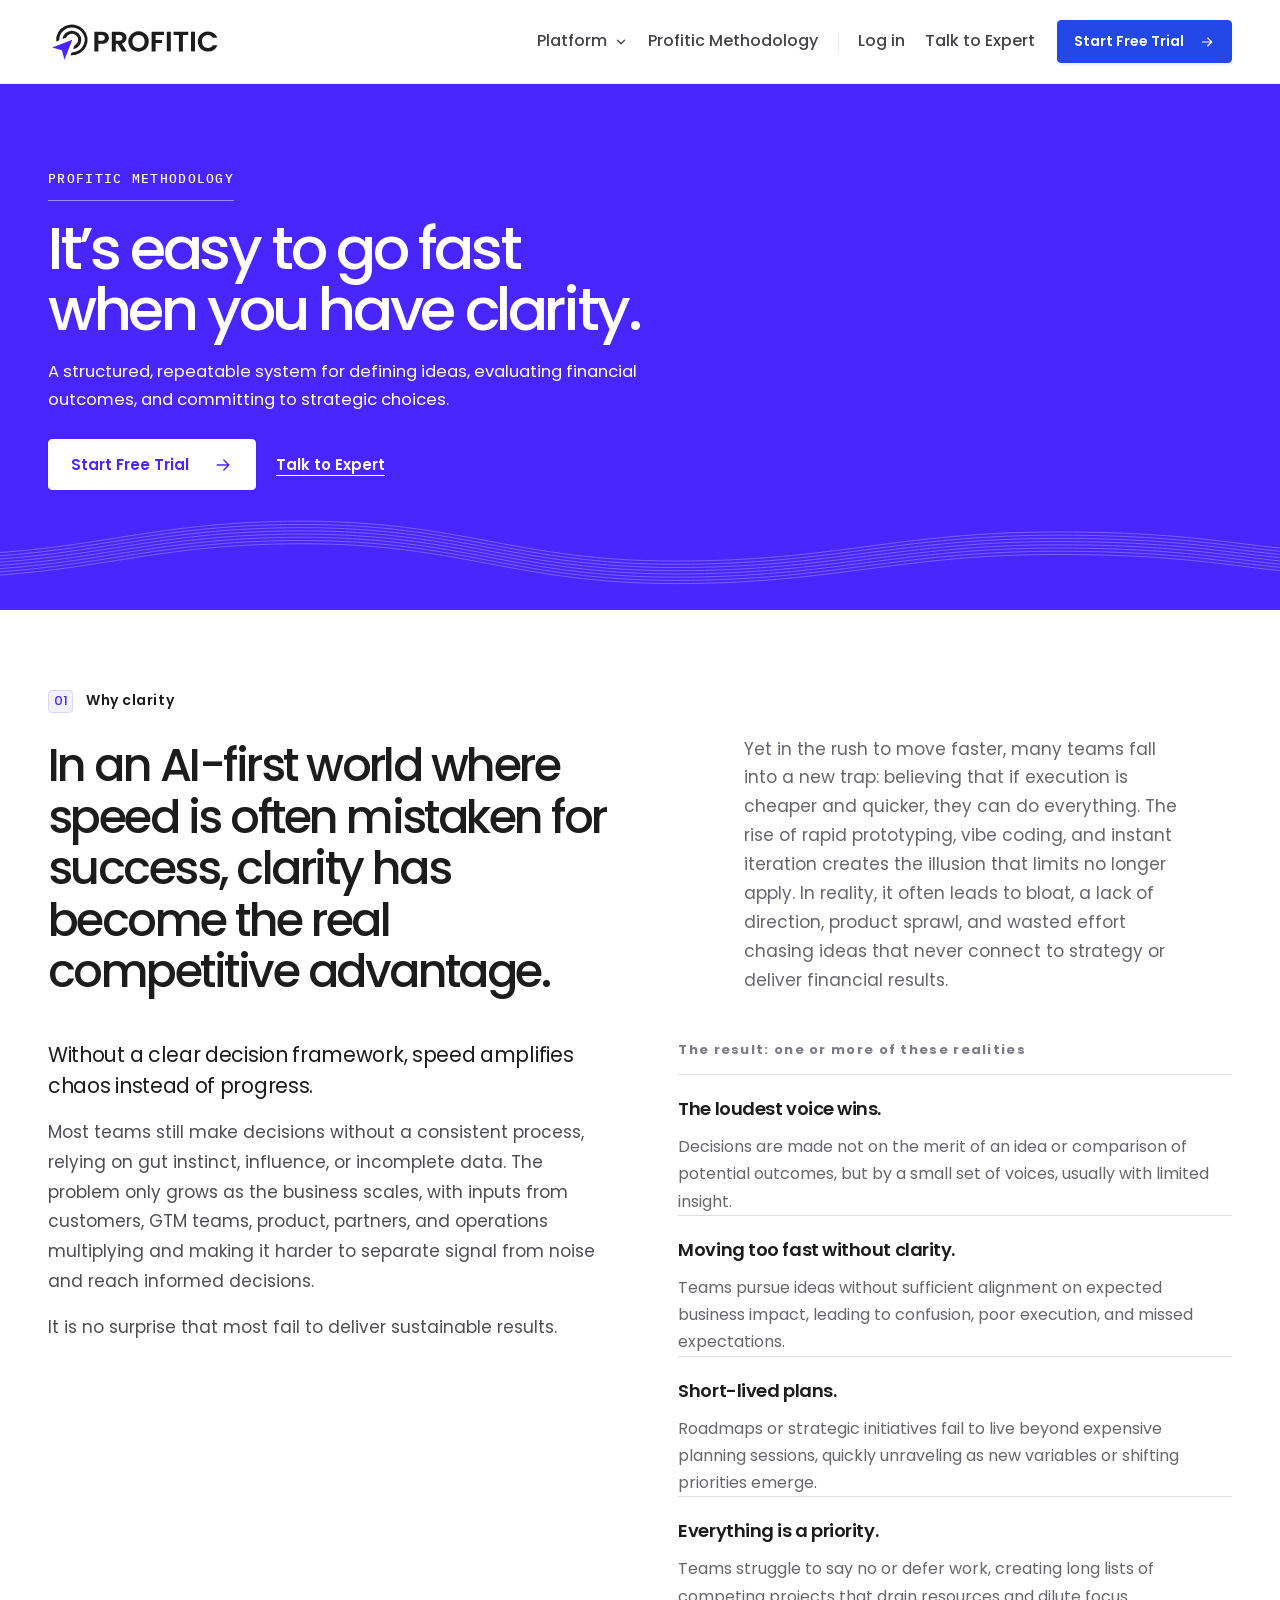
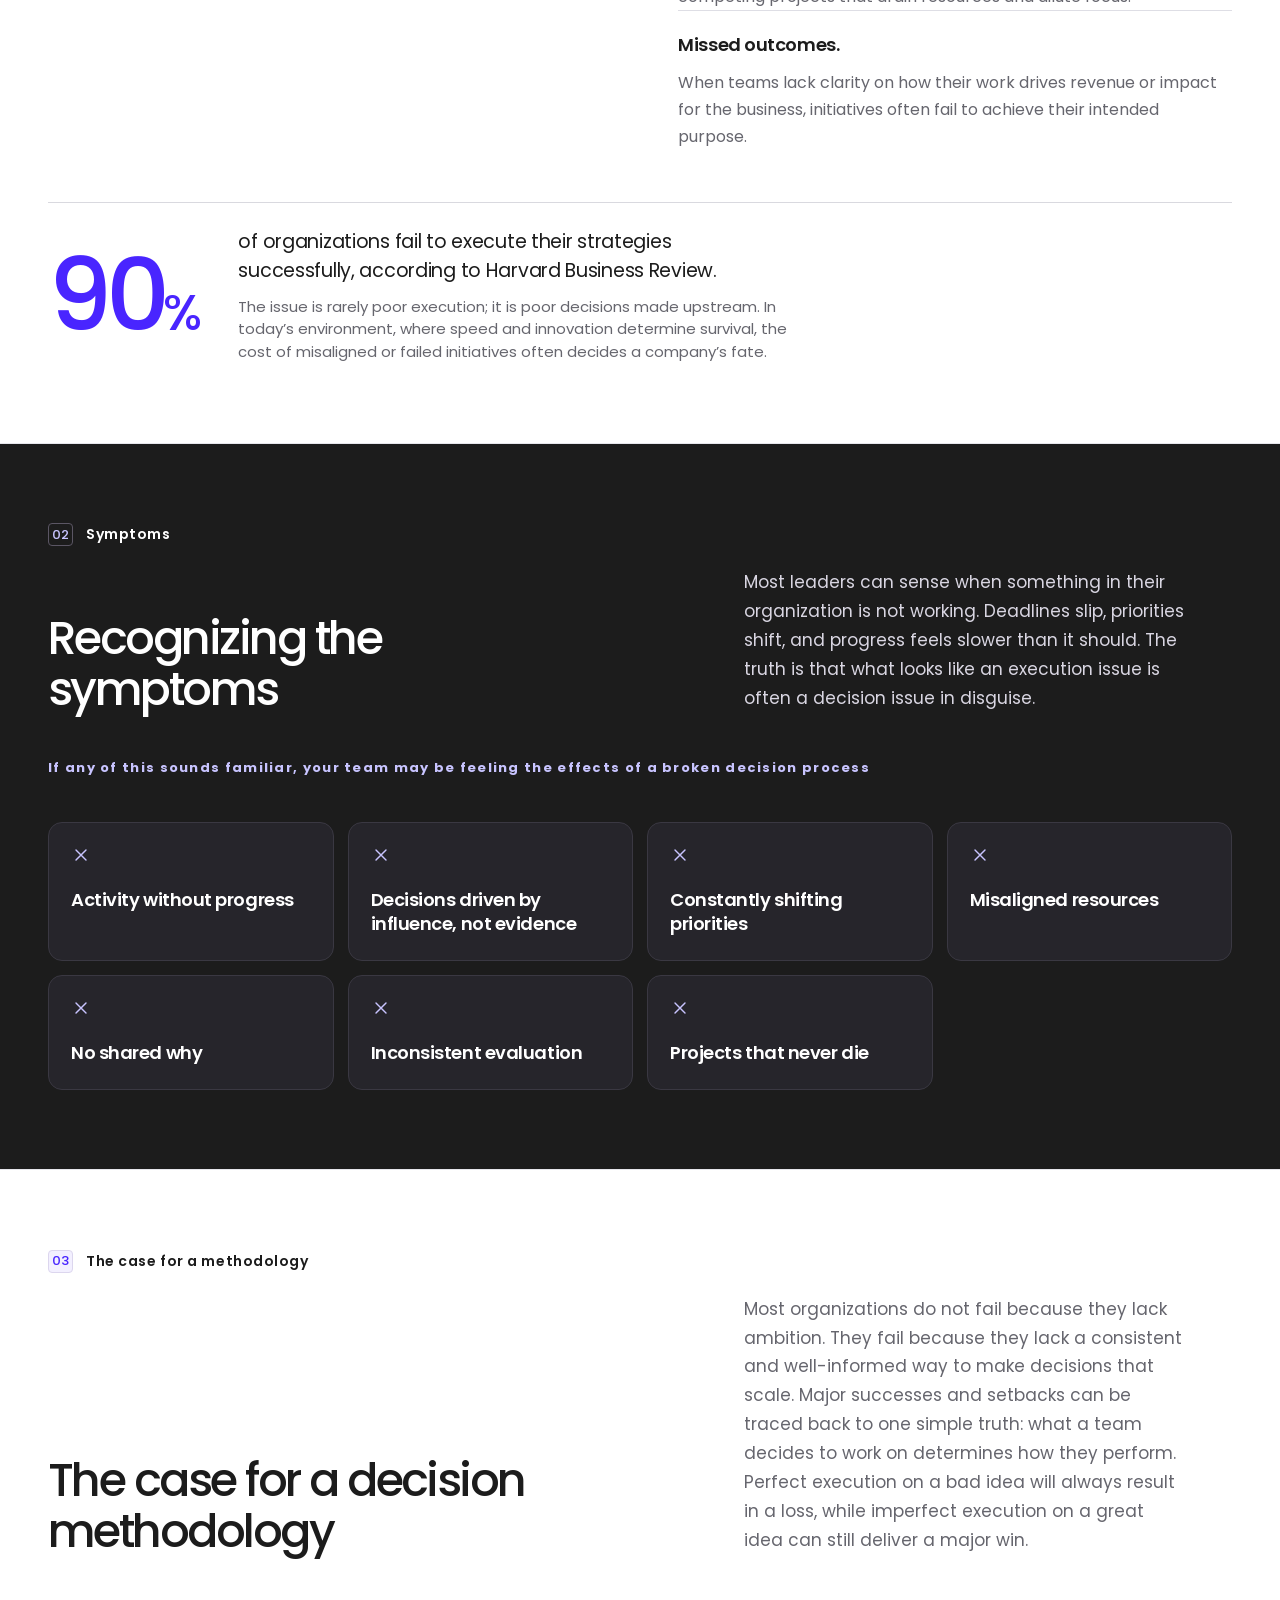
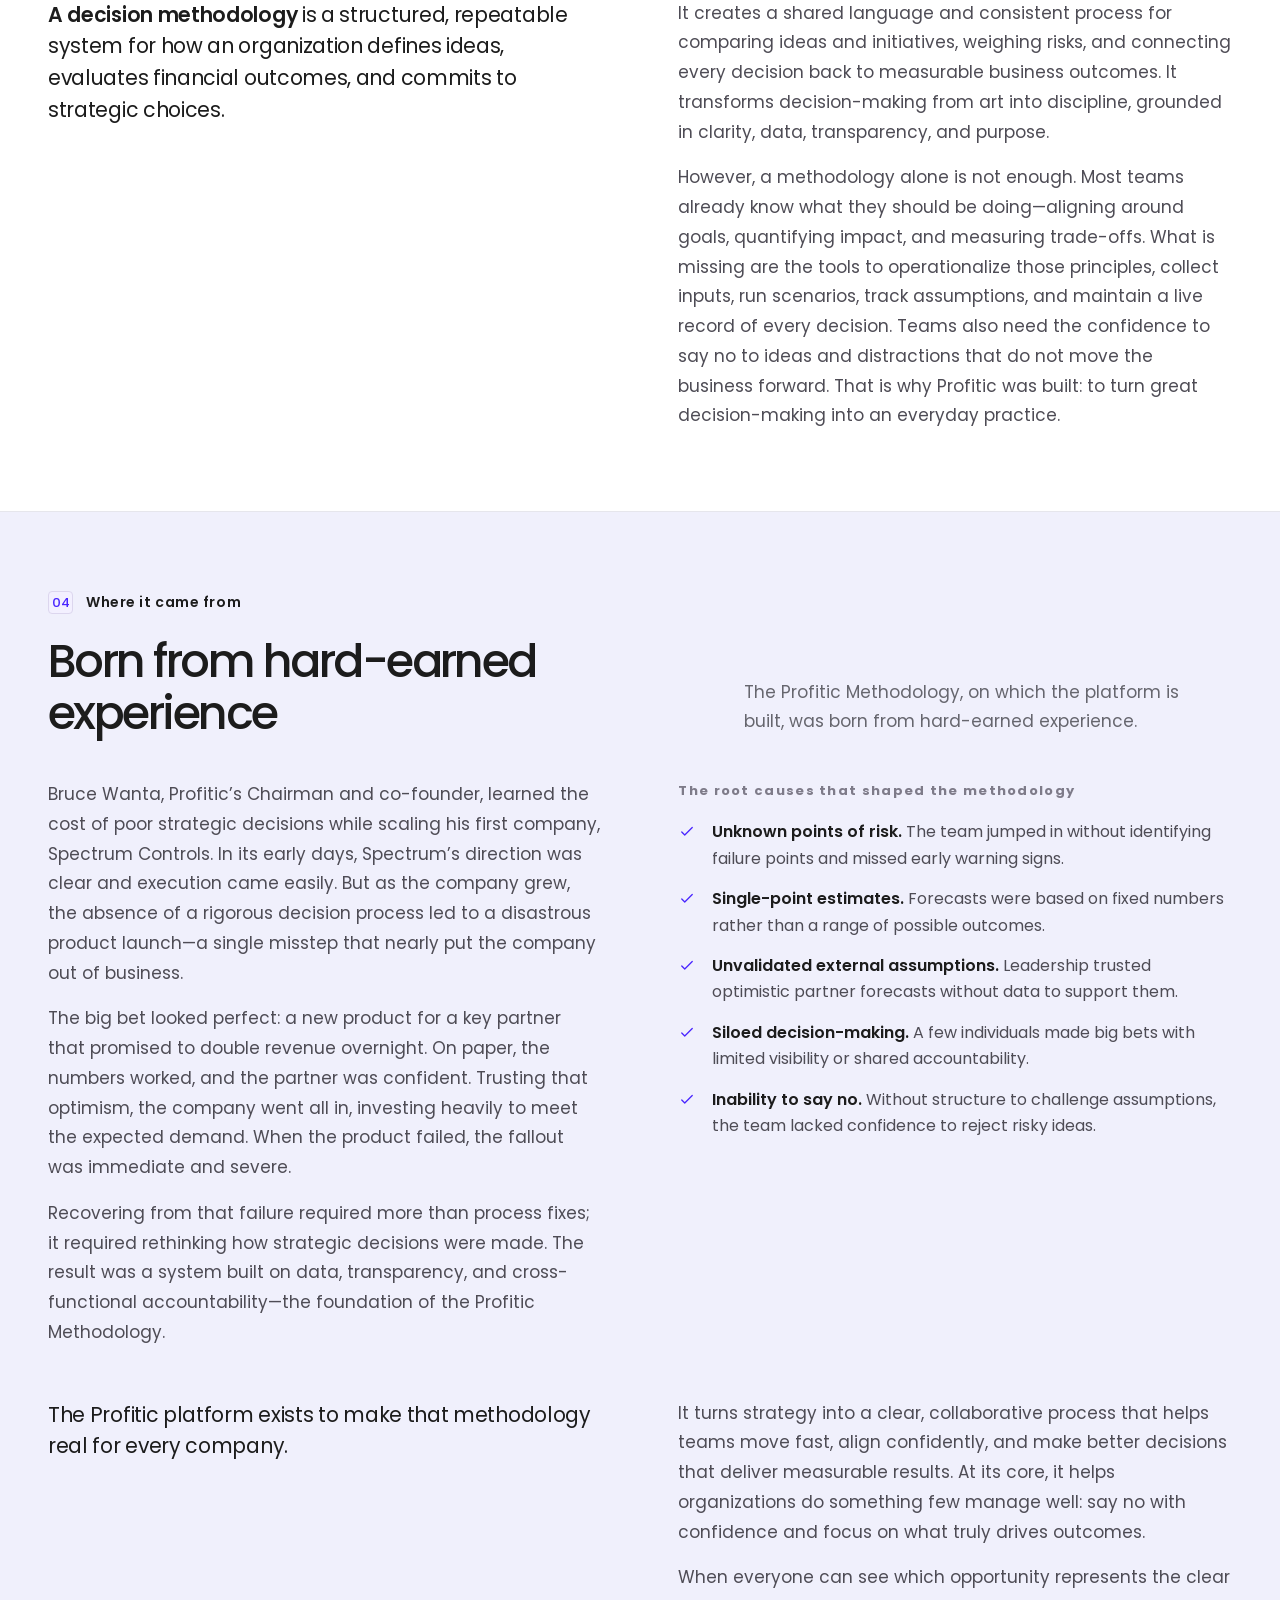
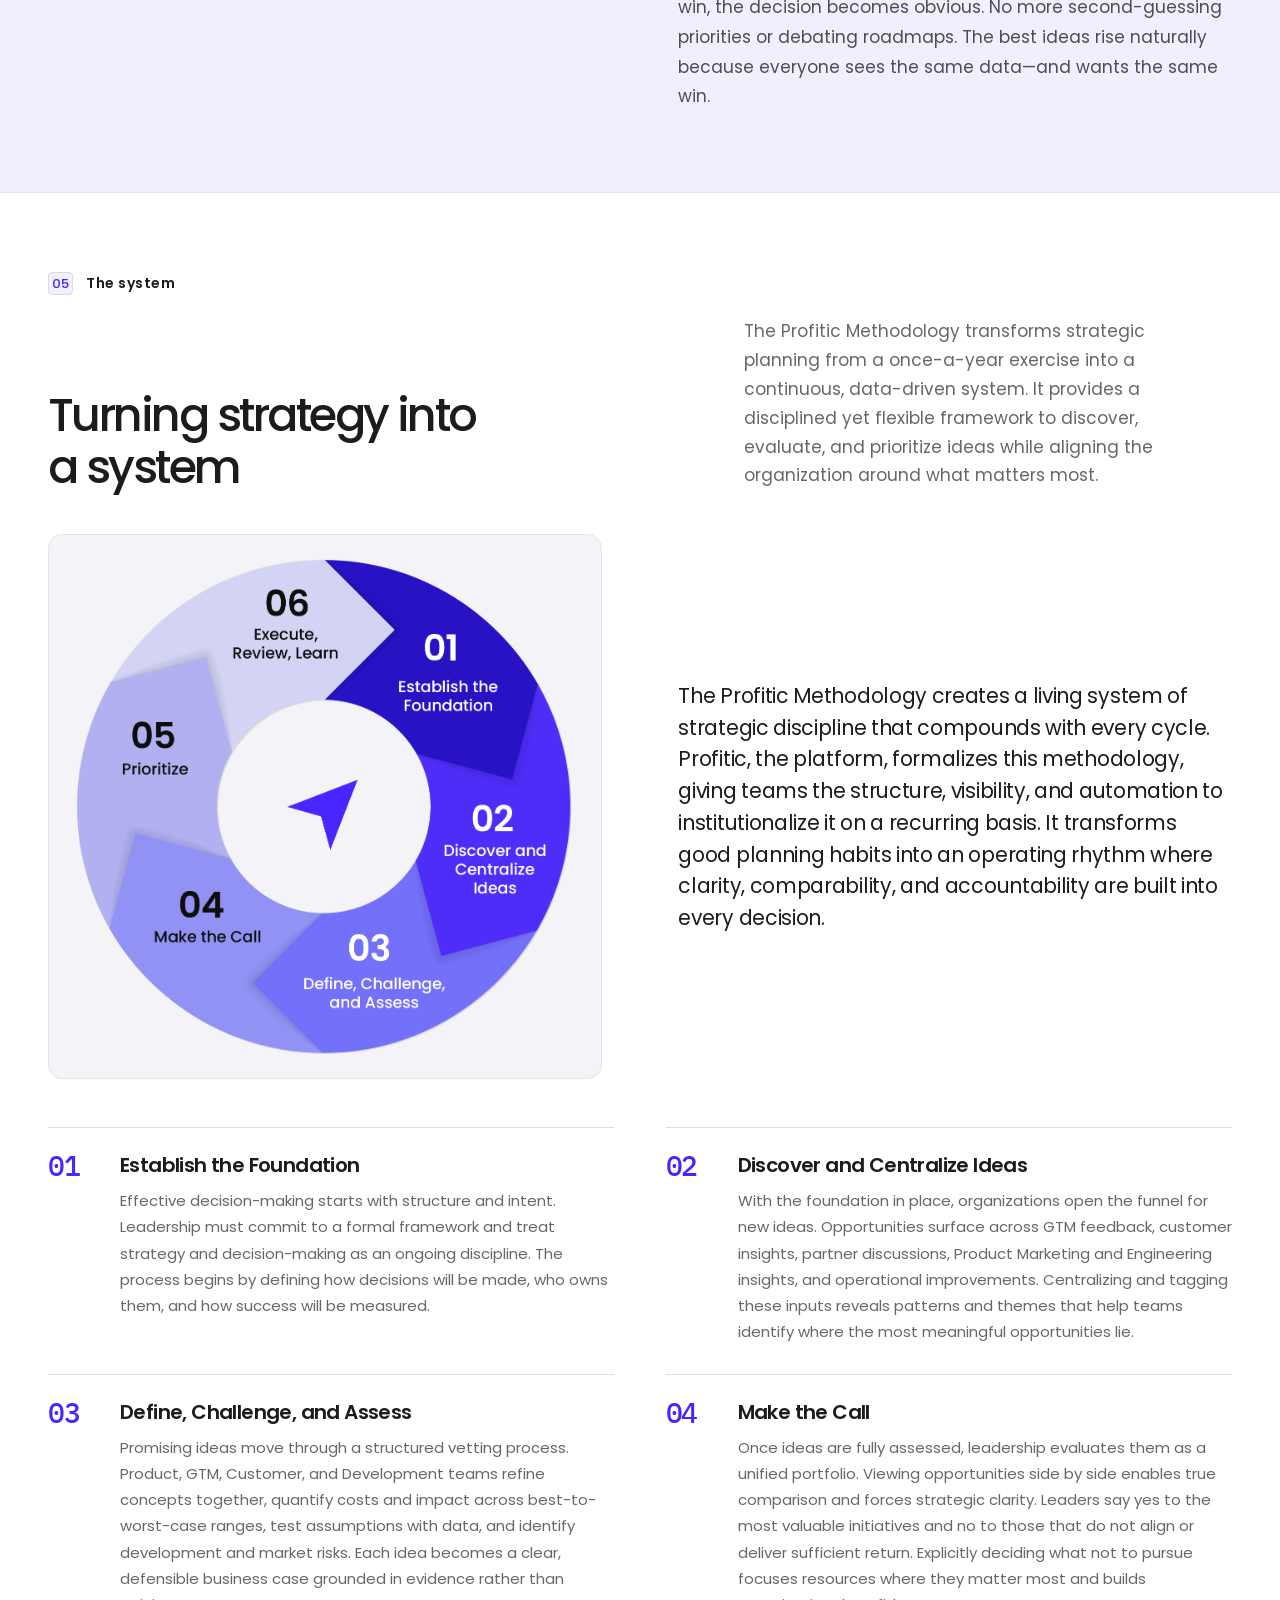
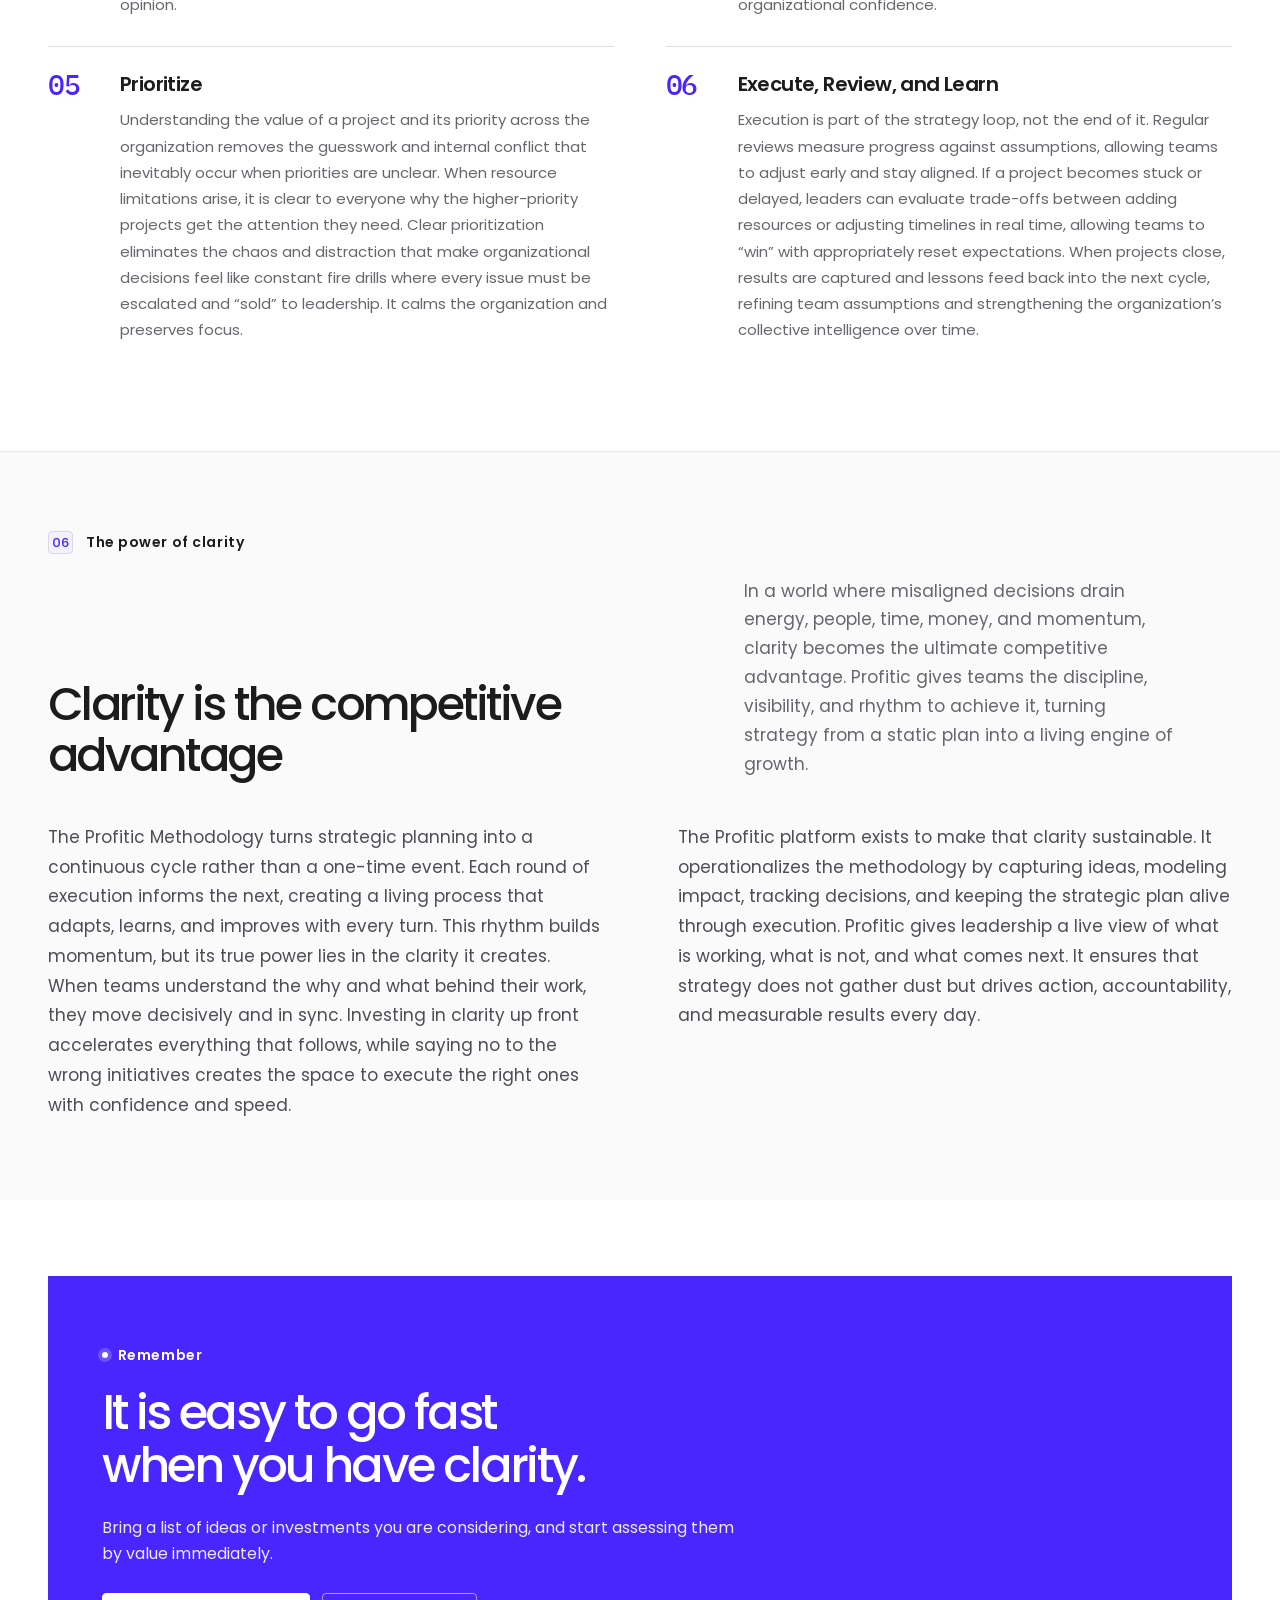
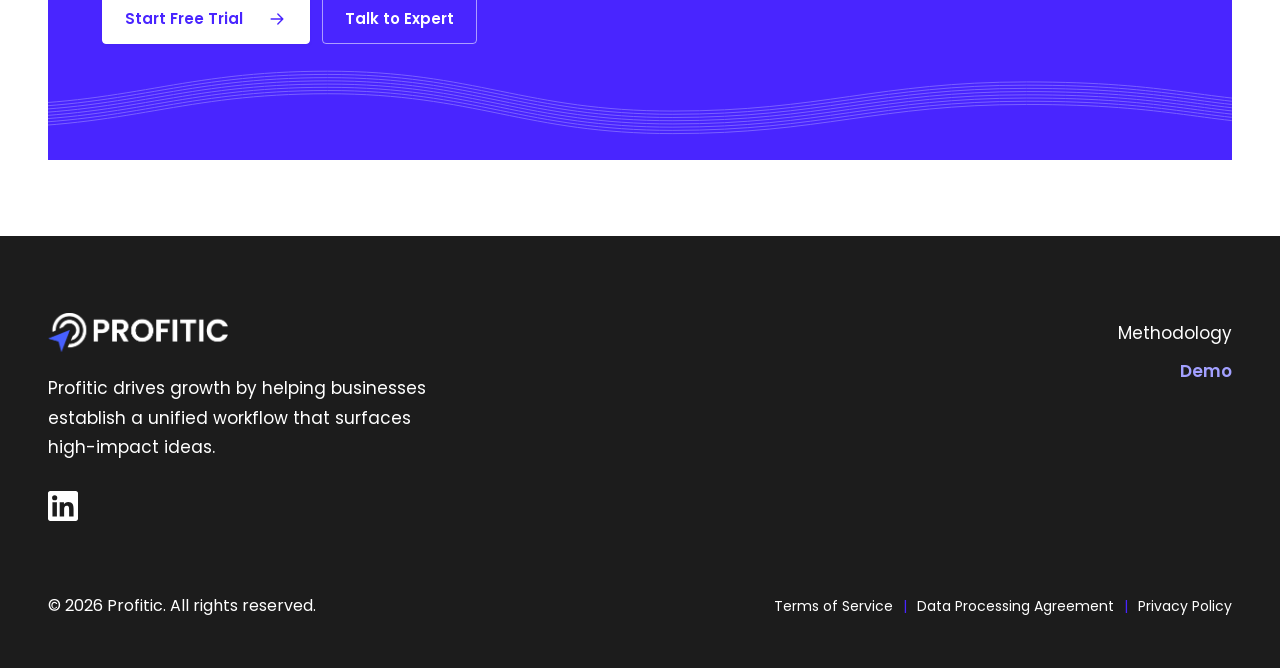
<file: profitic-methodology.html>
<!doctype html>
<html lang="en">
<head>
<meta charset="utf-8">
<!-- Google tag (gtag.js) -->
<script async src="https://www.googletagmanager.com/gtag/js?id=G-1CHJ2WJDCV"></script>
<script>
  window.dataLayer = window.dataLayer || [];
  function gtag(){dataLayer.push(arguments);}
  gtag('js', new Date());

  gtag('config', 'G-1CHJ2WJDCV');
</script>
<script>document.documentElement.classList.add("js")</script>
<meta name="viewport" content="width=device-width, initial-scale=1">
<meta name="theme-color" content="#4925ff">
<title>Profitic Methodology - Profitic</title>
<meta name="description" content="The Profitic Methodology: it’s easy to go fast when you have clarity. A structured, repeatable system for defining ideas, evaluating financial outcomes, and committing to strategic choices.">
<link rel="canonical" href="https://profitic.com/profitic-methodology">
<meta name="robots" content="index, follow, max-image-preview:large">
<meta property="og:locale" content="en_US">
<meta property="og:type" content="website">
<meta property="og:site_name" content="Profitic">
<meta property="og:title" content="Profitic Methodology - Profitic">
<meta property="og:description" content="The Profitic Methodology: it’s easy to go fast when you have clarity. A structured, repeatable system for defining ideas, evaluating financial outcomes, and committing to strategic choices.">
<meta property="og:url" content="https://profitic.com/profitic-methodology">
<meta property="og:image" content="https://profitic.com/assets/img/profitic-methodology.png">
<meta name="twitter:card" content="summary_large_image">
<meta name="twitter:title" content="Profitic Methodology - Profitic">
<meta name="twitter:description" content="The Profitic Methodology: it’s easy to go fast when you have clarity. A structured, repeatable system for defining ideas, evaluating financial outcomes, and committing to strategic choices.">
<meta name="twitter:image" content="https://profitic.com/assets/img/profitic-methodology.png">
<meta property="og:image:alt" content="Profitic">
<link rel="icon" type="image/svg+xml" href="assets/img/favicon.svg">
<link rel="apple-touch-icon" href="assets/img/favicon.png">
<link rel="preconnect" href="https://fonts.googleapis.com">
<link rel="preconnect" href="https://fonts.gstatic.com" crossorigin>
<link href="https://fonts.googleapis.com/css2?family=IBM+Plex+Mono:wght@400;500&family=Poppins:wght@400;500;600&display=swap" rel="stylesheet">
<link rel="stylesheet" href="assets/css/style.css">
<script type="application/ld+json">{"@context": "https://schema.org", "@graph": [{"@type": "Organization", "@id": "https://profitic.com/#organization", "name": "Profitic", "legalName": "Profitic, Inc.", "url": "https://profitic.com/", "logo": "https://profitic.com/assets/img/logo-profitic.svg", "email": "privacy@profitic.com", "description": "Profitic is a product portfolio planning platform that helps teams collect ideas, score them, model their business case, prioritize what to build, and track execution against growth goals.", "address": {"@type": "PostalAddress", "streetAddress": "3420 W. Lake Sammamish Pkwy SE", "addressLocality": "Bellevue", "addressRegion": "WA", "postalCode": "98008", "addressCountry": "US"}, "sameAs": ["https://www.linkedin.com/company/profitic-ai/"]}, {"@type": "WebSite", "@id": "https://profitic.com/#website", "url": "https://profitic.com/", "name": "Profitic", "publisher": {"@id": "https://profitic.com/#organization"}, "inLanguage": "en-US"}, {"@type": "WebPage", "@id": "https://profitic.com/profitic-methodology#webpage", "url": "https://profitic.com/profitic-methodology", "name": "The Profitic Methodology", "description": "A structured, repeatable system for defining ideas, evaluating financial outcomes, and committing to strategic choices.", "isPartOf": {"@id": "https://profitic.com/#website"}, "about": {"@id": "https://profitic.com/#organization"}, "inLanguage": "en-US"}, {"@type": "BreadcrumbList", "itemListElement": [{"@type": "ListItem", "position": 1, "name": "Home", "item": "https://profitic.com/"}, {"@type": "ListItem", "position": 2, "name": "Profitic Methodology", "item": "https://profitic.com/profitic-methodology"}]}, {"@type": "Article", "headline": "The Profitic Methodology: it’s easy to go fast when you have clarity", "author": {"@id": "https://profitic.com/#organization"}, "publisher": {"@id": "https://profitic.com/#organization"}, "image": "https://profitic.com/assets/img/profitic-methodology.png", "mainEntityOfPage": "https://profitic.com/profitic-methodology", "inLanguage": "en-US", "about": ["Decision methodology", "Product prioritization", "Strategic planning", "Portfolio governance"]}]}</script>

<!-- Start of HubSpot Embed Code -->
<script type="text/javascript" id="hs-script-loader" async defer src="https://js-na2.hs-scripts.com/242087374.js"></script>
<!-- End of HubSpot Embed Code -->
</head>
<body>
  <a class="skip-link" href="#main">Skip to content</a>
  <svg class="icon-library" xmlns="http://www.w3.org/2000/svg" aria-hidden="true">
    <symbol id="i-arrow" viewBox="0 0 24 24"><path d="M5 12h14m-6-6 6 6-6 6"/></symbol>
    <symbol id="i-spark" viewBox="0 0 24 24"><path d="m12 3 2.8 6.2L21 12l-6.2 2.8L12 21l-2.8-6.2L3 12l6.2-2.8L12 3Z"/></symbol>
    <symbol id="i-target" viewBox="0 0 24 24"><circle cx="12" cy="12" r="9"/><circle cx="12" cy="12" r="5"/><circle cx="12" cy="12" r="1"/></symbol>
    <symbol id="i-chart" viewBox="0 0 24 24"><path d="M4 4v16h16M8 14l4-4 4 2 5-7m-5 0h5v5"/></symbol>
    <symbol id="i-check" viewBox="0 0 24 24"><path d="m5 12 4 4L19 6"/></symbol>
    <symbol id="i-connect" viewBox="0 0 24 24"><path d="m8 8 8 8M9 4H4v5m11 11h5v-5M4 4l5 5m11 11-5-5M15 4h5v5M4 15v5h5m11-16-6 6M4 20l6-6"/></symbol>
    <symbol id="i-stack" viewBox="0 0 24 24"><path d="m3 7 9-4 9 4-9 4-9-4Zm0 5 9 4 9-4M3 17l9 4 9-4"/></symbol>
    <symbol id="i-clock" viewBox="0 0 24 24"><circle cx="12" cy="12" r="9"/><path d="M12 7v5l3 2"/></symbol>
    <symbol id="i-x" viewBox="0 0 24 24"><path d="m6 6 12 12M18 6 6 18"/></symbol>
    <symbol id="i-message" viewBox="0 0 24 24"><path d="M21 11a8 8 0 0 1-8 8H6l-4 3V11a9 9 0 0 1 19 0ZM7 9h9M7 13h6"/></symbol>
    <symbol id="i-support" viewBox="0 0 24 24"><path d="M4 12V9a8 8 0 0 1 16 0v3M4 11H2v7h4v-7Zm16 0h2v7h-4v-7Zm0 7v2l-6 2"/></symbol>
    <symbol id="i-trend" viewBox="0 0 24 24"><path d="m3 17 6-6 4 4L21 6m-7 0h7v7"/></symbol>
    <symbol id="i-bulb" viewBox="0 0 24 24"><path d="M8 18h8m-7 3h6M8 15c0-3-3-3-3-7a7 7 0 0 1 14 0c0 4-3 4-3 7Z"/></symbol>
    <symbol id="i-loop" viewBox="0 0 24 24"><path d="M4 8a8 8 0 0 1 14-2l3 3M21 3v6h-6M20 16A8 8 0 0 1 6 18l-3-3M3 21v-6h6"/></symbol>
  </svg>

  <header class="site-header">
    <div class="nav-wrap container">
      <a class="brand" href="./" aria-label="Profitic home"><img src="assets/img/logo-profitic.svg" alt="Profitic" width="142" height="34"></a>
      <button class="nav-toggle" type="button" aria-label="Open navigation" aria-controls="header-navigation" aria-expanded="false">
        <svg width="20" height="20" viewBox="0 0 24 24" fill="none" stroke="currentColor" stroke-width="1.7" stroke-linecap="round" aria-hidden="true"><path class="hamburger-glyph" d="M3 6h18M3 12h18M3 18h18"/><path class="close-glyph" d="m5 5 14 14M19 5 5 19"/></svg>
      </button>
      <nav id="header-navigation" class="primary-nav" aria-label="Main navigation">
        <details class="platform-nav">
          <summary>Platform <svg width="14" height="14" viewBox="0 0 16 16" aria-hidden="true"><path d="m4 6 4 4 4-4" fill="none" stroke="currentColor" stroke-width="1.6" stroke-linecap="round" stroke-linejoin="round"/></svg></summary>
          <ul class="platform-links">
            <li><a href="./#idea-intake"><svg class="icon" aria-hidden="true"><use href="#i-spark"/></svg>Idea Collection</a></li>
            <li><a href="./#business-impact"><svg class="icon" aria-hidden="true"><use href="#i-chart"/></svg>Value Modeling</a></li>
            <li><a href="./#prioritization"><svg class="icon" aria-hidden="true"><use href="#i-target"/></svg>Project Prioritization</a></li>
            <li><a href="./#strategy-execution"><svg class="icon" aria-hidden="true"><use href="#i-check"/></svg>Product Execution</a></li>
            <li><a href="./#reporting"><svg class="icon" aria-hidden="true"><use href="#i-stack"/></svg>Portfolio Management</a></li>
            <li><a href="./#reporting"><svg class="icon" viewBox="0 0 24 24" aria-hidden="true"><path d="M5 3h9l5 5v13H5zM14 3v5h5M8 17v-3m4 3v-6m4 6v-4"/></svg>Leadership Reporting</a></li>
          </ul>
        </details>
        <a class="header-link" href="profitic-methodology" aria-current="page">Profitic Methodology</a>
        <a class="header-link header-login" href="https://app.profitic.com/">Log in</a>
        <a class="header-link" href="see-a-demo">Talk to Expert</a>
      </nav>
      <a class="button button-small cta-trial" href="idea-collection-free-trial-form">Start Free Trial <svg class="icon" aria-hidden="true"><use href="#i-arrow"/></svg></a>
    </div>
  </header>

  <main id="main">
    <section class="page-hero" aria-labelledby="page-title">
      <div class="container">
        <span class="kicker">Profitic Methodology</span>
        <h1 id="page-title">It’s easy to go fast when you have clarity.</h1>
        <p>A structured, repeatable system for defining ideas, evaluating financial outcomes, and committing to strategic choices.</p>
        <div class="hero-actions">
          <a class="button cta-trial" href="idea-collection-free-trial-form">Start Free Trial <svg class="icon" aria-hidden="true"><use href="#i-arrow"/></svg></a>
          <a class="button cta-expert" href="see-a-demo">Talk to Expert</a>
        </div>
      </div>
      <svg class="hero68-lines" viewBox="0 0 1440 120" preserveAspectRatio="none" aria-hidden="true" focusable="false"><g fill="none" stroke="currentColor" stroke-width="1" stroke-linecap="round"><path d="M-80 56 C100 56 160 12 340 12 S580 64 760 64 S1010 26 1190 26 S1410 52 1520 52" vector-effect="non-scaling-stroke"/><path d="M-80 60.2 C100 60.2 160 16.2 340 16.2 S580 68.2 760 68.2 S1010 30.2 1190 30.2 S1410 56.2 1520 56.2" vector-effect="non-scaling-stroke"/><path d="M-80 64.4 C100 64.4 160 20.4 340 20.4 S580 72.4 760 72.4 S1010 34.4 1190 34.4 S1410 60.4 1520 60.4" vector-effect="non-scaling-stroke"/><path d="M-80 68.6 C100 68.6 160 24.6 340 24.6 S580 76.6 760 76.6 S1010 38.6 1190 38.6 S1410 64.6 1520 64.6" vector-effect="non-scaling-stroke"/><path d="M-80 72.8 C100 72.8 160 28.8 340 28.8 S580 80.8 760 80.8 S1010 42.8 1190 42.8 S1410 68.8 1520 68.8" vector-effect="non-scaling-stroke"/><path d="M-80 77 C100 77 160 33 340 33 S580 85 760 85 S1010 47 1190 47 S1410 73 1520 73" vector-effect="non-scaling-stroke"/><path d="M-80 81.2 C100 81.2 160 37.2 340 37.2 S580 89.2 760 89.2 S1010 51.2 1190 51.2 S1410 77.2 1520 77.2" vector-effect="non-scaling-stroke"/><path d="M-80 85.4 C100 85.4 160 41.4 340 41.4 S580 93.4 760 93.4 S1010 55.4 1190 55.4 S1410 81.4 1520 81.4" vector-effect="non-scaling-stroke"/></g></svg>
    </section>

    <section class="section" aria-labelledby="clarity-title">
      <div class="container">
        <div class="section-topline"><span class="eyebrow"><span class="section-number">01</span> Why clarity</span></div>
        <div class="section-intro">
          <h2 id="clarity-title" class="section-title">In an AI-first world where speed is often mistaken for success, clarity has become the real competitive advantage.</h2>
          <p>Yet in the rush to move faster, many teams fall into a new trap: believing that if execution is cheaper and quicker, they can do everything. The rise of rapid prototyping, vibe coding, and instant iteration creates the illusion that limits no longer apply. In reality, it often leads to bloat, a lack of direction, product sprawl, and wasted effort chasing ideas that never connect to strategy or deliver financial results.</p>
        </div>
        <div class="two-col">
          <div class="prose">
            <p class="lead">Without a clear decision framework, speed amplifies chaos instead of progress.</p>
            <p>Most teams still make decisions without a consistent process, relying on gut instinct, influence, or incomplete data. The problem only grows as the business scales, with inputs from customers, GTM teams, product, partners, and operations multiplying and making it harder to separate signal from noise and reach informed decisions.</p>
            <p>It is no surprise that most fail to deliver sustainable results.</p>
          </div>
          <div>
            <span class="mini-label">The result: one or more of these realities</span>
            <div class="capability-grid" style="grid-template-columns:1fr;gap:0;margin-top:14px">
              <article><h3>The loudest voice wins.</h3><p>Decisions are made not on the merit of an idea or comparison of potential outcomes, but by a small set of voices, usually with limited insight.</p></article><article><h3>Moving too fast without clarity.</h3><p>Teams pursue ideas without sufficient alignment on expected business impact, leading to confusion, poor execution, and missed expectations.</p></article><article><h3>Short-lived plans.</h3><p>Roadmaps or strategic initiatives fail to live beyond expensive planning sessions, quickly unraveling as new variables or shifting priorities emerge.</p></article><article><h3>Everything is a priority.</h3><p>Teams struggle to say no or defer work, creating long lists of competing projects that drain resources and dilute focus.</p></article><article><h3>Missed outcomes.</h3><p>When teams lack clarity on how their work drives revenue or impact for the business, initiatives often fail to achieve their intended purpose.</p></article>
            </div>
          </div>
        </div>
        <div class="stat">
          <strong>90<span>%</span></strong>
          <p>of organizations fail to execute their strategies successfully, according to Harvard Business Review.<small>The issue is rarely poor execution; it is poor decisions made upstream. In today’s environment, where speed and innovation determine survival, the cost of misaligned or failed initiatives often decides a company’s fate.</small></p>
        </div>
      </div>
    </section>

    <section class="section section-dark" aria-labelledby="symptoms-title">
      <div class="container">
        <div class="section-topline"><span class="eyebrow"><span class="section-number">02</span> Symptoms</span></div>
        <div class="section-intro">
          <h2 id="symptoms-title" class="section-title">Recognizing the symptoms</h2>
          <p>Most leaders can sense when something in their organization is not working. Deadlines slip, priorities shift, and progress feels slower than it should. The truth is that what looks like an execution issue is often a decision issue in disguise.</p>
        </div>
        <span class="mini-label">If any of this sounds familiar, your team may be feeling the effects of a broken decision process</span>
        <div class="card-grid four-col">
          <div class="card"><svg class="icon" aria-hidden="true"><use href="#i-x"/></svg><h3>Activity without progress</h3></div><div class="card"><svg class="icon" aria-hidden="true"><use href="#i-x"/></svg><h3>Decisions driven by influence, not evidence</h3></div><div class="card"><svg class="icon" aria-hidden="true"><use href="#i-x"/></svg><h3>Constantly shifting priorities</h3></div><div class="card"><svg class="icon" aria-hidden="true"><use href="#i-x"/></svg><h3>Misaligned resources</h3></div><div class="card"><svg class="icon" aria-hidden="true"><use href="#i-x"/></svg><h3>No shared why</h3></div><div class="card"><svg class="icon" aria-hidden="true"><use href="#i-x"/></svg><h3>Inconsistent evaluation</h3></div><div class="card"><svg class="icon" aria-hidden="true"><use href="#i-x"/></svg><h3>Projects that never die</h3></div>
        </div>
      </div>
    </section>

    <section class="section" aria-labelledby="case-title">
      <div class="container">
        <div class="section-topline"><span class="eyebrow"><span class="section-number">03</span> The case for a methodology</span></div>
        <div class="section-intro">
          <h2 id="case-title" class="section-title">The case for a decision methodology</h2>
          <p>Most organizations do not fail because they lack ambition. They fail because they lack a consistent and well-informed way to make decisions that scale. Major successes and setbacks can be traced back to one simple truth: what a team decides to work on determines how they perform. Perfect execution on a bad idea will always result in a loss, while imperfect execution on a great idea can still deliver a major win.</p>
        </div>
        <div class="two-col">
          <p class="prose"><span class="lead" style="display:block"><strong>A decision methodology</strong> is a structured, repeatable system for how an organization defines ideas, evaluates financial outcomes, and commits to strategic choices.</span></p>
          <div class="prose">
            <p>It creates a shared language and consistent process for comparing ideas and initiatives, weighing risks, and connecting every decision back to measurable business outcomes. It transforms decision-making from art into discipline, grounded in clarity, data, transparency, and purpose.</p>
            <p>However, a methodology alone is not enough. Most teams already know what they should be doing—aligning around goals, quantifying impact, and measuring trade-offs. What is missing are the tools to operationalize those principles, collect inputs, run scenarios, track assumptions, and maintain a live record of every decision. Teams also need the confidence to say no to ideas and distractions that do not move the business forward. That is why Profitic was built: to turn great decision-making into an everyday practice.</p>
          </div>
        </div>
      </div>
    </section>

    <section class="section section-paper" aria-labelledby="origin-title">
      <div class="container">
        <div class="section-topline"><span class="eyebrow"><span class="section-number">04</span> Where it came from</span></div>
        <div class="section-intro">
          <h2 id="origin-title" class="section-title">Born from hard-earned experience</h2>
          <p>The Profitic Methodology, on which the platform is built, was born from hard-earned experience.</p>
        </div>
        <div class="two-col">
          <div class="prose">
            <p>Bruce Wanta, Profitic’s Chairman and co-founder, learned the cost of poor strategic decisions while scaling his first company, Spectrum Controls. In its early days, Spectrum’s direction was clear and execution came easily. But as the company grew, the absence of a rigorous decision process led to a disastrous product launch—a single misstep that nearly put the company out of business.</p>
            <p>The big bet looked perfect: a new product for a key partner that promised to double revenue overnight. On paper, the numbers worked, and the partner was confident. Trusting that optimism, the company went all in, investing heavily to meet the expected demand. When the product failed, the fallout was immediate and severe.</p>
            <p>Recovering from that failure required more than process fixes; it required rethinking how strategic decisions were made. The result was a system built on data, transparency, and cross-functional accountability—the foundation of the Profitic Methodology.</p>
          </div>
          <div>
            <span class="mini-label">The root causes that shaped the methodology</span>
            <ul class="check-list" style="margin-top:18px">
              <li><svg class="icon" aria-hidden="true"><use href="#i-check"/></svg><span><strong>Unknown points of risk.</strong> The team jumped in without identifying failure points and missed early warning signs.</span></li><li><svg class="icon" aria-hidden="true"><use href="#i-check"/></svg><span><strong>Single-point estimates.</strong> Forecasts were based on fixed numbers rather than a range of possible outcomes.</span></li><li><svg class="icon" aria-hidden="true"><use href="#i-check"/></svg><span><strong>Unvalidated external assumptions.</strong> Leadership trusted optimistic partner forecasts without data to support them.</span></li><li><svg class="icon" aria-hidden="true"><use href="#i-check"/></svg><span><strong>Siloed decision-making.</strong> A few individuals made big bets with limited visibility or shared accountability.</span></li><li><svg class="icon" aria-hidden="true"><use href="#i-check"/></svg><span><strong>Inability to say no.</strong> Without structure to challenge assumptions, the team lacked confidence to reject risky ideas.</span></li>
            </ul>
          </div>
        </div>
        <div class="two-col" style="margin-top:clamp(36px,4vw,56px)">
          <p class="prose"><span class="lead" style="display:block">The Profitic platform exists to make that methodology real for every company.</span></p>
          <div class="prose">
            <p>It turns strategy into a clear, collaborative process that helps teams move fast, align confidently, and make better decisions that deliver measurable results. At its core, it helps organizations do something few manage well: say no with confidence and focus on what truly drives outcomes.</p>
            <p>When everyone can see which opportunity represents the clear win, the decision becomes obvious. No more second-guessing priorities or debating roadmaps. The best ideas rise naturally because everyone sees the same data—and wants the same win.</p>
          </div>
        </div>
      </div>
    </section>

    <section class="section" aria-labelledby="system-title">
      <div class="container">
        <div class="section-topline"><span class="eyebrow"><span class="section-number">05</span> The system</span></div>
        <div class="section-intro">
          <h2 id="system-title" class="section-title">Turning strategy into a system</h2>
          <p>The Profitic Methodology transforms strategic planning from a once-a-year exercise into a continuous, data-driven system. It provides a disciplined yet flexible framework to discover, evaluate, and prioritize ideas while aligning the organization around what matters most.</p>
        </div>
        <div class="two-col" style="align-items:center">
          <div class="media-frame"><img src="assets/img/profitic-methodology.png" alt="The Profitic Methodology cycle" width="1211" height="1190" loading="lazy"></div>
          <div class="prose"><p class="lead">The Profitic Methodology creates a living system of strategic discipline that compounds with every cycle. Profitic, the platform, formalizes this methodology, giving teams the structure, visibility, and automation to institutionalize it on a recurring basis. It transforms good planning habits into an operating rhythm where clarity, comparability, and accountability are built into every decision.</p></div>
        </div>
        <ol class="steps-list">
          <li><span class="step-num">01</span><div><h3>Establish the Foundation</h3><p>Effective decision-making starts with structure and intent. Leadership must commit to a formal framework and treat strategy and decision-making as an ongoing discipline. The process begins by defining how decisions will be made, who owns them, and how success will be measured.</p></div></li><li><span class="step-num">02</span><div><h3>Discover and Centralize Ideas</h3><p>With the foundation in place, organizations open the funnel for new ideas. Opportunities surface across GTM feedback, customer insights, partner discussions, Product Marketing and Engineering insights, and operational improvements. Centralizing and tagging these inputs reveals patterns and themes that help teams identify where the most meaningful opportunities lie.</p></div></li><li><span class="step-num">03</span><div><h3>Define, Challenge, and Assess</h3><p>Promising ideas move through a structured vetting process. Product, GTM, Customer, and Development teams refine concepts together, quantify costs and impact across best-to-worst-case ranges, test assumptions with data, and identify development and market risks. Each idea becomes a clear, defensible business case grounded in evidence rather than opinion.</p></div></li><li><span class="step-num">04</span><div><h3>Make the Call</h3><p>Once ideas are fully assessed, leadership evaluates them as a unified portfolio. Viewing opportunities side by side enables true comparison and forces strategic clarity. Leaders say yes to the most valuable initiatives and no to those that do not align or deliver sufficient return. Explicitly deciding what not to pursue focuses resources where they matter most and builds organizational confidence.</p></div></li><li><span class="step-num">05</span><div><h3>Prioritize</h3><p>Understanding the value of a project and its priority across the organization removes the guesswork and internal conflict that inevitably occur when priorities are unclear. When resource limitations arise, it is clear to everyone why the higher-priority projects get the attention they need. Clear prioritization eliminates the chaos and distraction that make organizational decisions feel like constant fire drills where every issue must be escalated and “sold” to leadership. It calms the organization and preserves focus.</p></div></li><li><span class="step-num">06</span><div><h3>Execute, Review, and Learn</h3><p>Execution is part of the strategy loop, not the end of it. Regular reviews measure progress against assumptions, allowing teams to adjust early and stay aligned. If a project becomes stuck or delayed, leaders can evaluate trade-offs between adding resources or adjusting timelines in real time, allowing teams to “win” with appropriately reset expectations. When projects close, results are captured and lessons feed back into the next cycle, refining team assumptions and strengthening the organization’s collective intelligence over time.</p></div></li>
        </ol>
      </div>
    </section>

    <section class="section section-soft" aria-labelledby="power-title">
      <div class="container">
        <div class="section-topline"><span class="eyebrow"><span class="section-number">06</span> The power of clarity</span></div>
        <div class="section-intro">
          <h2 id="power-title" class="section-title">Clarity is the competitive advantage</h2>
          <p>In a world where misaligned decisions drain energy, people, time, money, and momentum, clarity becomes the ultimate competitive advantage. Profitic gives teams the discipline, visibility, and rhythm to achieve it, turning strategy from a static plan into a living engine of growth.</p>
        </div>
        <div class="two-col">
          <div class="prose"><p>The Profitic Methodology turns strategic planning into a continuous cycle rather than a one-time event. Each round of execution informs the next, creating a living process that adapts, learns, and improves with every turn. This rhythm builds momentum, but its true power lies in the clarity it creates. When teams understand the why and what behind their work, they move decisively and in sync. Investing in clarity up front accelerates everything that follows, while saying no to the wrong initiatives creates the space to execute the right ones with confidence and speed.</p></div>
          <div class="prose"><p>The Profitic platform exists to make that clarity sustainable. It operationalizes the methodology by capturing ideas, modeling impact, tracking decisions, and keeping the strategic plan alive through execution. Profitic gives leadership a live view of what is working, what is not, and what comes next. It ensures that strategy does not gather dust but drives action, accountability, and measurable results every day.</p></div>
        </div>
      </div>
    </section>

    <section class="closing-section container" aria-labelledby="closing-title"><svg class="hero68-lines" viewBox="0 0 1440 120" preserveAspectRatio="none" aria-hidden="true" focusable="false"><g fill="none" stroke="currentColor" stroke-width="1" stroke-linecap="round"><path d="M-80 56 C100 56 160 12 340 12 S580 64 760 64 S1010 26 1190 26 S1410 52 1520 52" vector-effect="non-scaling-stroke"/><path d="M-80 60.2 C100 60.2 160 16.2 340 16.2 S580 68.2 760 68.2 S1010 30.2 1190 30.2 S1410 56.2 1520 56.2" vector-effect="non-scaling-stroke"/><path d="M-80 64.4 C100 64.4 160 20.4 340 20.4 S580 72.4 760 72.4 S1010 34.4 1190 34.4 S1410 60.4 1520 60.4" vector-effect="non-scaling-stroke"/><path d="M-80 68.6 C100 68.6 160 24.6 340 24.6 S580 76.6 760 76.6 S1010 38.6 1190 38.6 S1410 64.6 1520 64.6" vector-effect="non-scaling-stroke"/><path d="M-80 72.8 C100 72.8 160 28.8 340 28.8 S580 80.8 760 80.8 S1010 42.8 1190 42.8 S1410 68.8 1520 68.8" vector-effect="non-scaling-stroke"/><path d="M-80 77 C100 77 160 33 340 33 S580 85 760 85 S1010 47 1190 47 S1410 73 1520 73" vector-effect="non-scaling-stroke"/><path d="M-80 81.2 C100 81.2 160 37.2 340 37.2 S580 89.2 760 89.2 S1010 51.2 1190 51.2 S1410 77.2 1520 77.2" vector-effect="non-scaling-stroke"/><path d="M-80 85.4 C100 85.4 160 41.4 340 41.4 S580 93.4 760 93.4 S1010 55.4 1190 55.4 S1410 81.4 1520 81.4" vector-effect="non-scaling-stroke"/></g></svg><div class="closing-inner"><div class="eyebrow"><span class="status-dot"></span> Remember</div><h2 id="closing-title">It is easy to go fast<br> when you have clarity.</h2><p>Bring a list of ideas or investments you are considering, and start assessing them by value immediately.</p><div class="closing-actions"><a class="button cta-trial" href="idea-collection-free-trial-form">Start Free Trial <svg class="icon" aria-hidden="true"><use href="#i-arrow"/></svg></a><a class="button cta-expert" href="see-a-demo">Talk to Expert</a></div></div></section>
  </main>

  <footer class="site-footer">
    <div class="container">
      <div class="footer-top">
        <div class="footer-about">
          <a class="footer-brand" href="./" aria-label="Profitic home"><img src="assets/img/logo-profitic-white.png" alt="Profitic" width="750" height="161"></a>
          <p>Profitic drives growth by helping businesses establish a unified workflow that surfaces high-impact ideas.</p>
          <a class="footer-social" href="https://www.linkedin.com/company/profitic-ai/" target="_blank" rel="noopener" aria-label="Profitic on LinkedIn">
            <svg viewBox="0 0 24 24" fill="currentColor" aria-hidden="true"><path d="M20.45 20.45h-3.56v-5.57c0-1.33-.02-3.04-1.85-3.04-1.85 0-2.14 1.45-2.14 2.94v5.67H9.35V9h3.41v1.56h.05c.48-.9 1.64-1.85 3.37-1.85 3.6 0 4.27 2.37 4.27 5.46v6.28zM5.34 7.43a2.06 2.06 0 1 1 0-4.13 2.06 2.06 0 0 1 0 4.13zM7.12 20.45H3.56V9h3.56v11.45zM22.22 0H1.77C.79 0 0 .77 0 1.73v20.54C0 23.23.79 24 1.77 24h20.45c.98 0 1.78-.77 1.78-1.73V1.73C24 .77 23.2 0 22.22 0z"/></svg>
          </a>
        </div>
        <ul class="footer-links">
          <li><a href="profitic-methodology">Methodology</a></li>
          <li><a class="footer-links-accent" href="see-a-demo">Demo</a></li>
        </ul>
      </div>
      <div class="footer-bottom">
        <small>&copy; <span data-year>2026</span> Profitic. All rights reserved.</small>
        <nav class="footer-legal" aria-label="Legal">
          <a href="terms-of-service">Terms of Service</a>
          <a href="dpa">Data Processing Agreement</a>
          <a href="privacy-policy">Privacy Policy</a>
        </nav>
      </div>
    </div>
  </footer>
<script src="assets/js/main.js" defer></script>
</body>
</html>
</file>
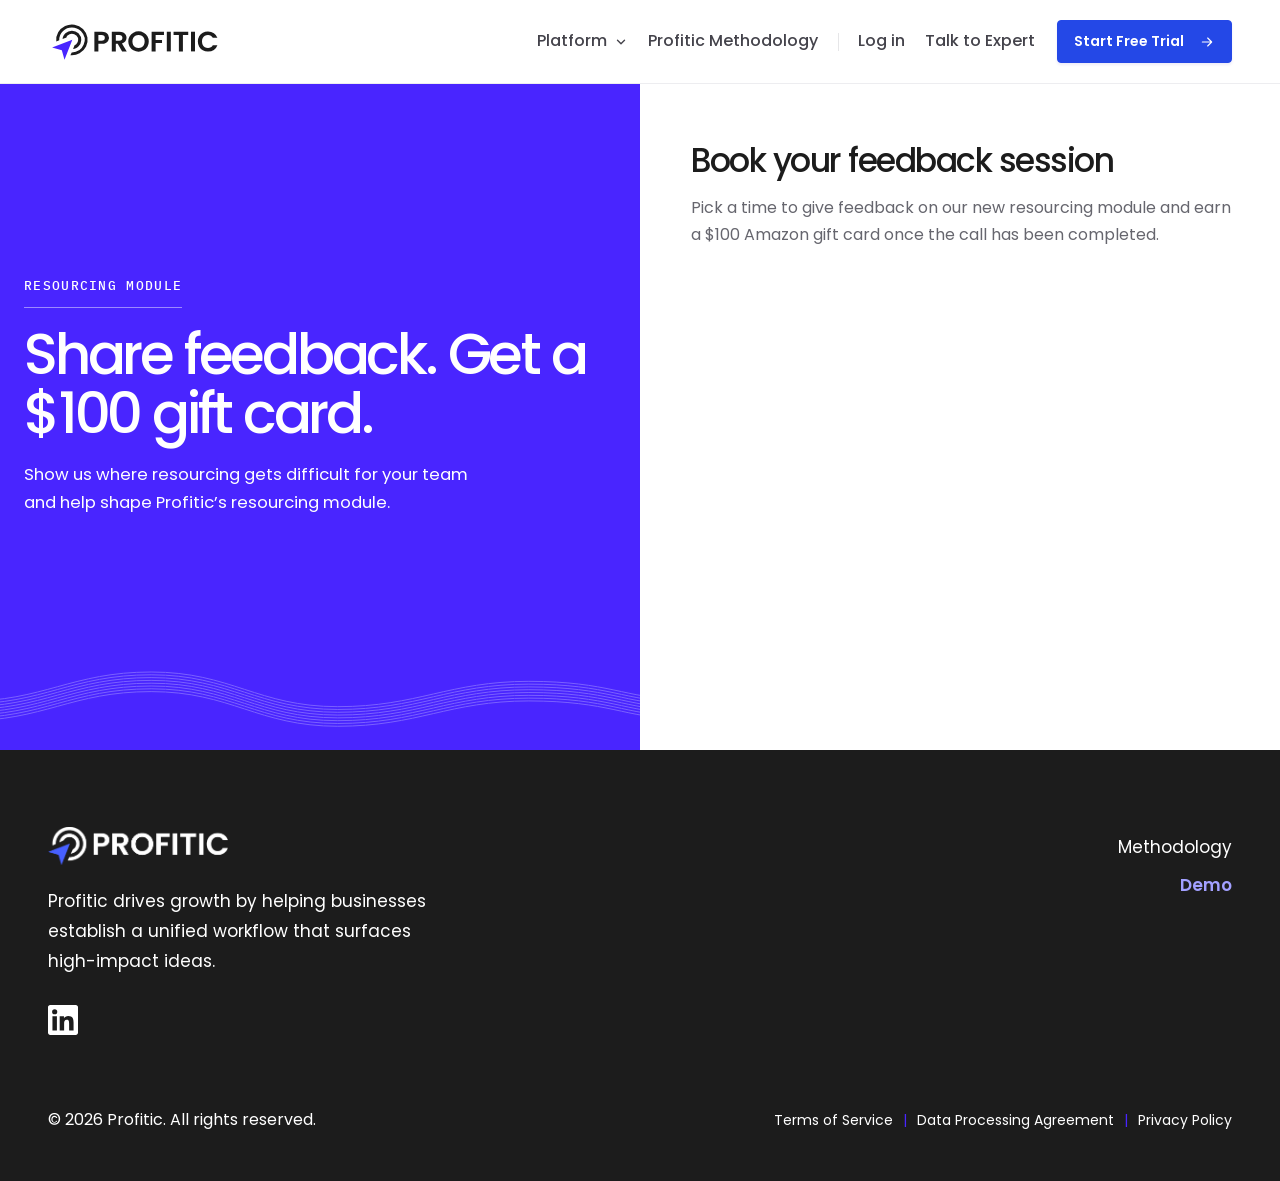
<file: resourcing-module-feedback-form.html>
<!doctype html>
<html lang="en">
<head>
<meta charset="utf-8">
<!-- Google tag (gtag.js) -->
<script async src="https://www.googletagmanager.com/gtag/js?id=G-1CHJ2WJDCV"></script>
<script>
  window.dataLayer = window.dataLayer || [];
  function gtag(){dataLayer.push(arguments);}
  gtag('js', new Date());

  gtag('config', 'G-1CHJ2WJDCV');
</script>
<script>document.documentElement.classList.add("js")</script>
<meta name="viewport" content="width=device-width, initial-scale=1">
<meta name="theme-color" content="#4925ff">
<title>Book your resources feedback session - Profitic</title>
<meta name="description" content="Pick a time to give feedback on our new resourcing module and earn a $100 Amazon gift card once the call has been completed.">
<link rel="canonical" href="https://profitic.com/resourcing-module-feedback-form">
<meta name="robots" content="noindex, follow">
<meta property="og:locale" content="en_US">
<meta property="og:type" content="website">
<meta property="og:site_name" content="Profitic">
<meta property="og:title" content="Book your resources feedback session - Profitic">
<meta property="og:description" content="Pick a time to give feedback on our new resourcing module and earn a $100 Amazon gift card once the call has been completed.">
<meta property="og:url" content="https://profitic.com/resourcing-module-feedback-form">
<meta property="og:image" content="https://profitic.com/assets/img/hartigen-story.jpg">
<meta name="twitter:card" content="summary_large_image">
<meta name="twitter:title" content="Book your resources feedback session - Profitic">
<meta name="twitter:description" content="Pick a time to give feedback on our new resourcing module and earn a $100 Amazon gift card once the call has been completed.">
<meta name="twitter:image" content="https://profitic.com/assets/img/hartigen-story.jpg">
<meta property="og:image:alt" content="Profitic">
<link rel="icon" type="image/svg+xml" href="assets/img/favicon.svg">
<link rel="apple-touch-icon" href="assets/img/favicon.png">
<link rel="preconnect" href="https://fonts.googleapis.com">
<link rel="preconnect" href="https://fonts.gstatic.com" crossorigin>
<link href="https://fonts.googleapis.com/css2?family=IBM+Plex+Mono:wght@400;500&family=Poppins:wght@400;500;600&display=swap" rel="stylesheet">
<link rel="stylesheet" href="assets/css/style.css">
<script type="application/ld+json">{"@context": "https://schema.org", "@graph": [{"@type": "Organization", "@id": "https://profitic.com/#organization", "name": "Profitic", "legalName": "Profitic, Inc.", "url": "https://profitic.com/", "logo": "https://profitic.com/assets/img/logo-profitic.svg", "email": "privacy@profitic.com", "description": "Profitic is a product portfolio planning platform that helps teams collect ideas, score them, model their business case, prioritize what to build, and track execution against growth goals.", "address": {"@type": "PostalAddress", "streetAddress": "3420 W. Lake Sammamish Pkwy SE", "addressLocality": "Bellevue", "addressRegion": "WA", "postalCode": "98008", "addressCountry": "US"}, "sameAs": ["https://www.linkedin.com/company/profitic-ai/"]}, {"@type": "WebSite", "@id": "https://profitic.com/#website", "url": "https://profitic.com/", "name": "Profitic", "publisher": {"@id": "https://profitic.com/#organization"}, "inLanguage": "en-US"}, {"@type": "WebPage", "@id": "https://profitic.com/resourcing-module-feedback-form#webpage", "url": "https://profitic.com/resourcing-module-feedback-form", "name": "Book your feedback session", "description": "Pick a time to give feedback on our new resourcing module and earn a $100 Amazon gift card once the call has been completed.", "isPartOf": {"@id": "https://profitic.com/#website"}, "about": {"@id": "https://profitic.com/#organization"}, "inLanguage": "en-US"}]}</script>

<!-- Start of HubSpot Embed Code -->
<script type="text/javascript" id="hs-script-loader" async defer src="https://js-na2.hs-scripts.com/242087374.js"></script>
<!-- End of HubSpot Embed Code -->
<style>
/* Reserve space while the HubSpot embed loads */
.hs-form-frame,.meetings-iframe-container{min-height:420px}
#meeting-step{display:none}
</style>
</head>
<body>
  <a class="skip-link" href="#main">Skip to content</a>
  <svg class="icon-library" xmlns="http://www.w3.org/2000/svg" aria-hidden="true">
    <symbol id="i-arrow" viewBox="0 0 24 24"><path d="M5 12h14m-6-6 6 6-6 6"/></symbol>
    <symbol id="i-spark" viewBox="0 0 24 24"><path d="m12 3 2.8 6.2L21 12l-6.2 2.8L12 21l-2.8-6.2L3 12l6.2-2.8L12 3Z"/></symbol>
    <symbol id="i-target" viewBox="0 0 24 24"><circle cx="12" cy="12" r="9"/><circle cx="12" cy="12" r="5"/><circle cx="12" cy="12" r="1"/></symbol>
    <symbol id="i-chart" viewBox="0 0 24 24"><path d="M4 4v16h16M8 14l4-4 4 2 5-7m-5 0h5v5"/></symbol>
    <symbol id="i-check" viewBox="0 0 24 24"><path d="m5 12 4 4L19 6"/></symbol>
    <symbol id="i-connect" viewBox="0 0 24 24"><path d="m8 8 8 8M9 4H4v5m11 11h5v-5M4 4l5 5m11 11-5-5M15 4h5v5M4 15v5h5m11-16-6 6M4 20l6-6"/></symbol>
    <symbol id="i-stack" viewBox="0 0 24 24"><path d="m3 7 9-4 9 4-9 4-9-4Zm0 5 9 4 9-4M3 17l9 4 9-4"/></symbol>
    <symbol id="i-clock" viewBox="0 0 24 24"><circle cx="12" cy="12" r="9"/><path d="M12 7v5l3 2"/></symbol>
    <symbol id="i-x" viewBox="0 0 24 24"><path d="m6 6 12 12M18 6 6 18"/></symbol>
    <symbol id="i-message" viewBox="0 0 24 24"><path d="M21 11a8 8 0 0 1-8 8H6l-4 3V11a9 9 0 0 1 19 0ZM7 9h9M7 13h6"/></symbol>
    <symbol id="i-support" viewBox="0 0 24 24"><path d="M4 12V9a8 8 0 0 1 16 0v3M4 11H2v7h4v-7Zm16 0h2v7h-4v-7Zm0 7v2l-6 2"/></symbol>
    <symbol id="i-trend" viewBox="0 0 24 24"><path d="m3 17 6-6 4 4L21 6m-7 0h7v7"/></symbol>
    <symbol id="i-bulb" viewBox="0 0 24 24"><path d="M8 18h8m-7 3h6M8 15c0-3-3-3-3-7a7 7 0 0 1 14 0c0 4-3 4-3 7Z"/></symbol>
    <symbol id="i-loop" viewBox="0 0 24 24"><path d="M4 8a8 8 0 0 1 14-2l3 3M21 3v6h-6M20 16A8 8 0 0 1 6 18l-3-3M3 21v-6h6"/></symbol>
  </svg>

  <header class="site-header">
    <div class="nav-wrap container">
      <a class="brand" href="./" aria-label="Profitic home"><img src="assets/img/logo-profitic.svg" alt="Profitic" width="142" height="34"></a>
      <button class="nav-toggle" type="button" aria-label="Open navigation" aria-controls="header-navigation" aria-expanded="false">
        <svg width="20" height="20" viewBox="0 0 24 24" fill="none" stroke="currentColor" stroke-width="1.7" stroke-linecap="round" aria-hidden="true"><path class="hamburger-glyph" d="M3 6h18M3 12h18M3 18h18"/><path class="close-glyph" d="m5 5 14 14M19 5 5 19"/></svg>
      </button>
      <nav id="header-navigation" class="primary-nav" aria-label="Main navigation">
        <details class="platform-nav">
          <summary>Platform <svg width="14" height="14" viewBox="0 0 16 16" aria-hidden="true"><path d="m4 6 4 4 4-4" fill="none" stroke="currentColor" stroke-width="1.6" stroke-linecap="round" stroke-linejoin="round"/></svg></summary>
          <ul class="platform-links">
            <li><a href="./#idea-intake"><svg class="icon" aria-hidden="true"><use href="#i-spark"/></svg>Idea Collection</a></li>
            <li><a href="./#business-impact"><svg class="icon" aria-hidden="true"><use href="#i-chart"/></svg>Value Modeling</a></li>
            <li><a href="./#prioritization"><svg class="icon" aria-hidden="true"><use href="#i-target"/></svg>Project Prioritization</a></li>
            <li><a href="./#strategy-execution"><svg class="icon" aria-hidden="true"><use href="#i-check"/></svg>Product Execution</a></li>
            <li><a href="./#reporting"><svg class="icon" aria-hidden="true"><use href="#i-stack"/></svg>Portfolio Management</a></li>
            <li><a href="./#reporting"><svg class="icon" viewBox="0 0 24 24" aria-hidden="true"><path d="M5 3h9l5 5v13H5zM14 3v5h5M8 17v-3m4 3v-6m4 6v-4"/></svg>Leadership Reporting</a></li>
          </ul>
        </details>
        <a class="header-link" href="profitic-methodology">Profitic Methodology</a>
        <a class="header-link header-login" href="https://app.profitic.com/">Log in</a>
        <a class="header-link" href="see-a-demo">Talk to Expert</a>
      </nav>
      <a class="button button-small cta-trial" href="idea-collection-free-trial-form">Start Free Trial <svg class="icon" aria-hidden="true"><use href="#i-arrow"/></svg></a>
    </div>
  </header>

  <main id="main">
    <section class="split-panel" aria-labelledby="page-title">
      <div class="split-panel-copy">
        <div>
          <span class="kicker">Resourcing module</span>
          <h1 id="page-title">Share feedback. Get a $100 gift card.</h1>
          <p>Show us where resourcing gets difficult for your team and help shape Profitic’s resourcing module.</p>
        </div>
        <svg class="hero68-lines" viewBox="0 0 1440 120" preserveAspectRatio="none" aria-hidden="true" focusable="false"><g fill="none" stroke="currentColor" stroke-width="1" stroke-linecap="round"><path d="M-80 56 C100 56 160 12 340 12 S580 64 760 64 S1010 26 1190 26 S1410 52 1520 52" vector-effect="non-scaling-stroke"/><path d="M-80 60.2 C100 60.2 160 16.2 340 16.2 S580 68.2 760 68.2 S1010 30.2 1190 30.2 S1410 56.2 1520 56.2" vector-effect="non-scaling-stroke"/><path d="M-80 64.4 C100 64.4 160 20.4 340 20.4 S580 72.4 760 72.4 S1010 34.4 1190 34.4 S1410 60.4 1520 60.4" vector-effect="non-scaling-stroke"/><path d="M-80 68.6 C100 68.6 160 24.6 340 24.6 S580 76.6 760 76.6 S1010 38.6 1190 38.6 S1410 64.6 1520 64.6" vector-effect="non-scaling-stroke"/><path d="M-80 72.8 C100 72.8 160 28.8 340 28.8 S580 80.8 760 80.8 S1010 42.8 1190 42.8 S1410 68.8 1520 68.8" vector-effect="non-scaling-stroke"/><path d="M-80 77 C100 77 160 33 340 33 S580 85 760 85 S1010 47 1190 47 S1410 73 1520 73" vector-effect="non-scaling-stroke"/><path d="M-80 81.2 C100 81.2 160 37.2 340 37.2 S580 89.2 760 89.2 S1010 51.2 1190 51.2 S1410 77.2 1520 77.2" vector-effect="non-scaling-stroke"/><path d="M-80 85.4 C100 85.4 160 41.4 340 41.4 S580 93.4 760 93.4 S1010 55.4 1190 55.4 S1410 81.4 1520 81.4" vector-effect="non-scaling-stroke"/></g></svg>
      </div>
      <div class="split-panel-body">
        <div class="inner">
          <h2>Book your feedback session</h2>
          <p>Pick a time to give feedback on our new resourcing module and earn a $100 Amazon gift card once the call has been completed.</p>
          <div id="form-step">
          <script src="https://js-na2.hsforms.net/forms/embed/242087374.js" defer></script>
          <div class="hs-form-frame" data-region="na2" data-form-id="755de14b-d4c0-465e-8007-7d719cdcc25c" data-portal-id="242087374"></div>
          </div>
          <div id="meeting-step" aria-live="polite"></div>
        </div>
      </div>
    </section>
  </main>

  <footer class="site-footer">
    <div class="container">
      <div class="footer-top">
        <div class="footer-about">
          <a class="footer-brand" href="./" aria-label="Profitic home"><img src="assets/img/logo-profitic-white.png" alt="Profitic" width="750" height="161"></a>
          <p>Profitic drives growth by helping businesses establish a unified workflow that surfaces high-impact ideas.</p>
          <a class="footer-social" href="https://www.linkedin.com/company/profitic-ai/" target="_blank" rel="noopener" aria-label="Profitic on LinkedIn">
            <svg viewBox="0 0 24 24" fill="currentColor" aria-hidden="true"><path d="M20.45 20.45h-3.56v-5.57c0-1.33-.02-3.04-1.85-3.04-1.85 0-2.14 1.45-2.14 2.94v5.67H9.35V9h3.41v1.56h.05c.48-.9 1.64-1.85 3.37-1.85 3.6 0 4.27 2.37 4.27 5.46v6.28zM5.34 7.43a2.06 2.06 0 1 1 0-4.13 2.06 2.06 0 0 1 0 4.13zM7.12 20.45H3.56V9h3.56v11.45zM22.22 0H1.77C.79 0 0 .77 0 1.73v20.54C0 23.23.79 24 1.77 24h20.45c.98 0 1.78-.77 1.78-1.73V1.73C24 .77 23.2 0 22.22 0z"/></svg>
          </a>
        </div>
        <ul class="footer-links">
          <li><a href="profitic-methodology">Methodology</a></li>
          <li><a class="footer-links-accent" href="see-a-demo">Demo</a></li>
        </ul>
      </div>
      <div class="footer-bottom">
        <small>&copy; <span data-year>2026</span> Profitic. All rights reserved.</small>
        <nav class="footer-legal" aria-label="Legal">
          <a href="terms-of-service">Terms of Service</a>
          <a href="dpa">Data Processing Agreement</a>
          <a href="privacy-policy">Privacy Policy</a>
        </nav>
      </div>
    </div>
  </footer>
<script src="assets/js/main.js" defer></script>
<script>
/* After the form is submitted, show the HubSpot meeting scheduler prefilled with the visitor's details */
(function () {
  var MEETING_URL = "https://meetings-na2.hubspot.com/tarryn/resourcing-campaign-feedback";
  window.addEventListener("hs-form-event:on-submission:success", async function (event) {
    var form = HubSpotFormsV4.getFormFromEvent(event);
    var fields = await form.getFormFieldValues();
    function get(name) { var f = fields.find(function (x) { return x.name.split("/").pop() === name; }); return f ? f.value : ""; }
    var params = new URLSearchParams({ embed: "true", firstName: get("firstname"), lastName: get("lastname"), email: get("work_email") });
    var meeting = document.getElementById("meeting-step");
    meeting.innerHTML = '<div class="meetings-iframe-container" data-src="' + MEETING_URL + "?" + params.toString() + '"></div>';
    var s = document.createElement("script");
    s.src = "https://static.hsappstatic.net/MeetingsEmbed/ex/MeetingsEmbedCode.js";
    document.body.appendChild(s);
    document.getElementById("form-step").style.display = "none";
    meeting.style.display = "block";
    meeting.scrollIntoView({ behavior: "smooth" });
  });
})();
</script>
</body>
</html>
</file>
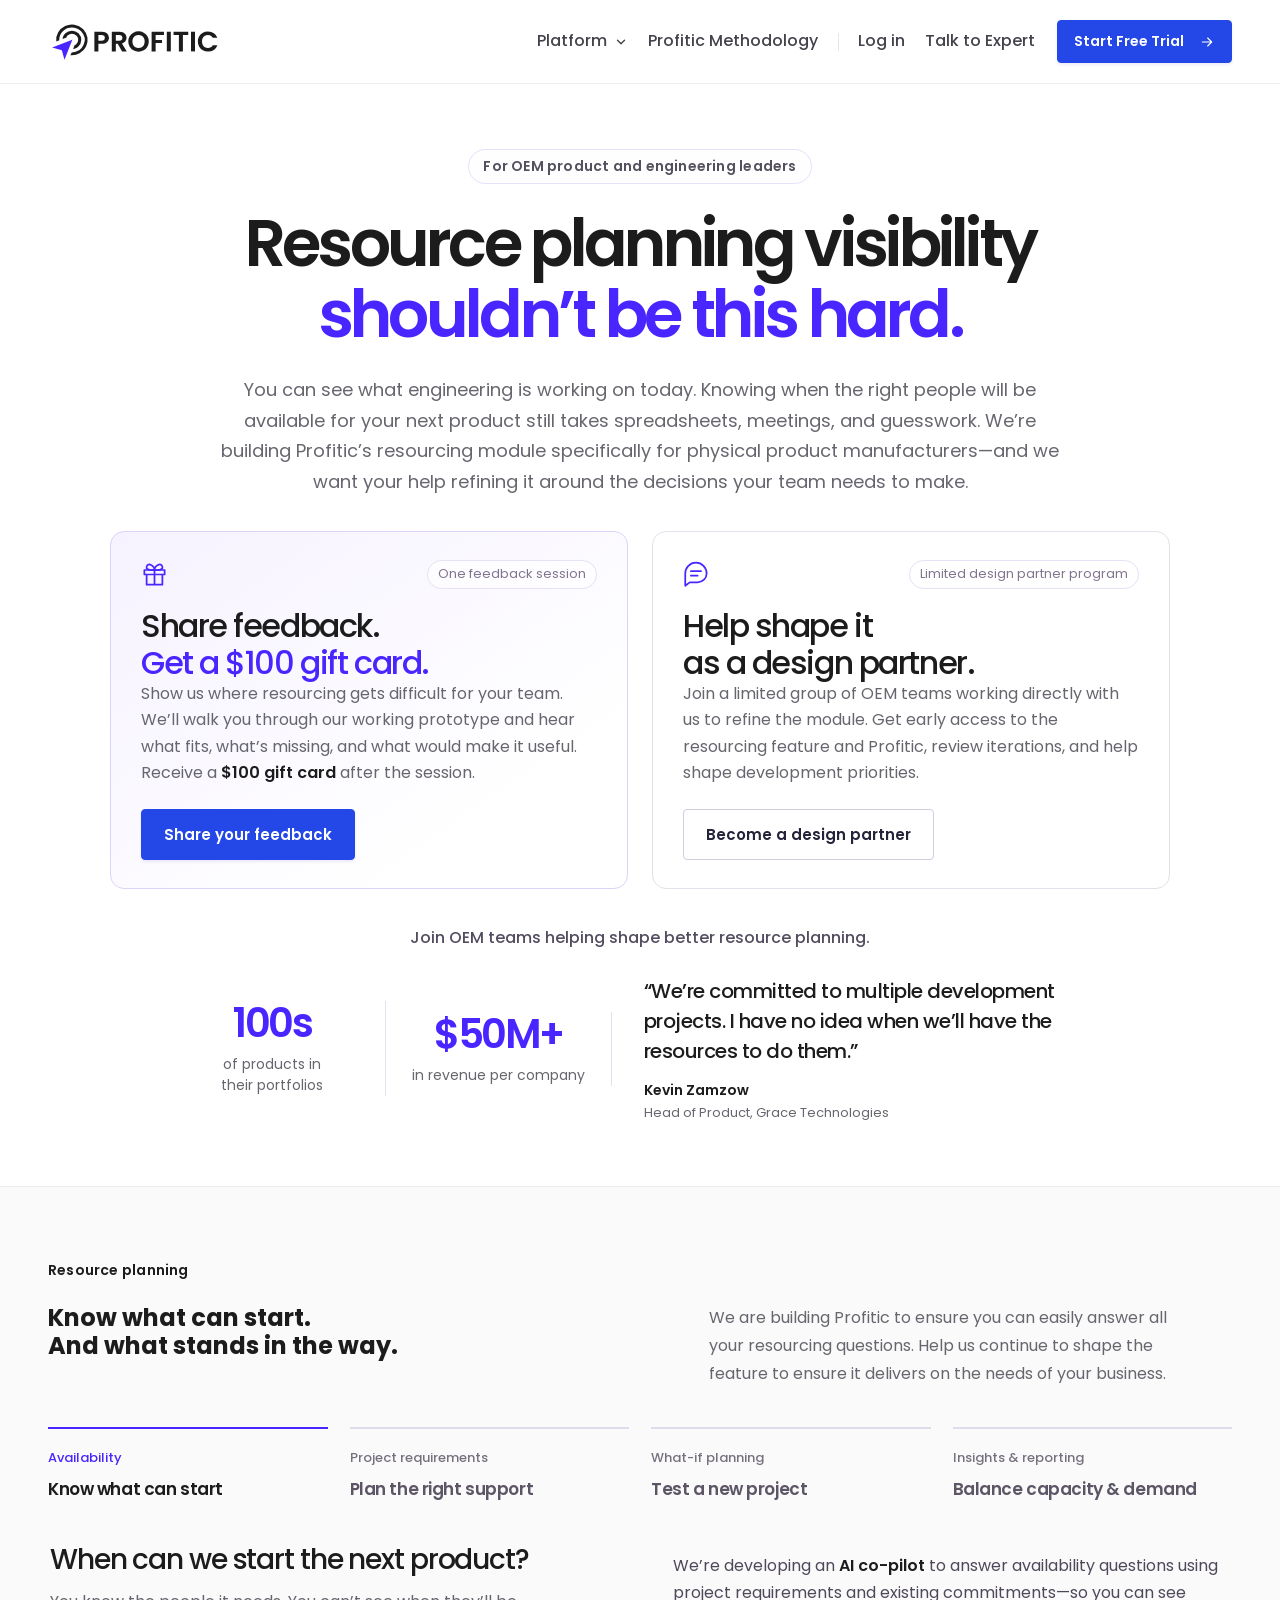
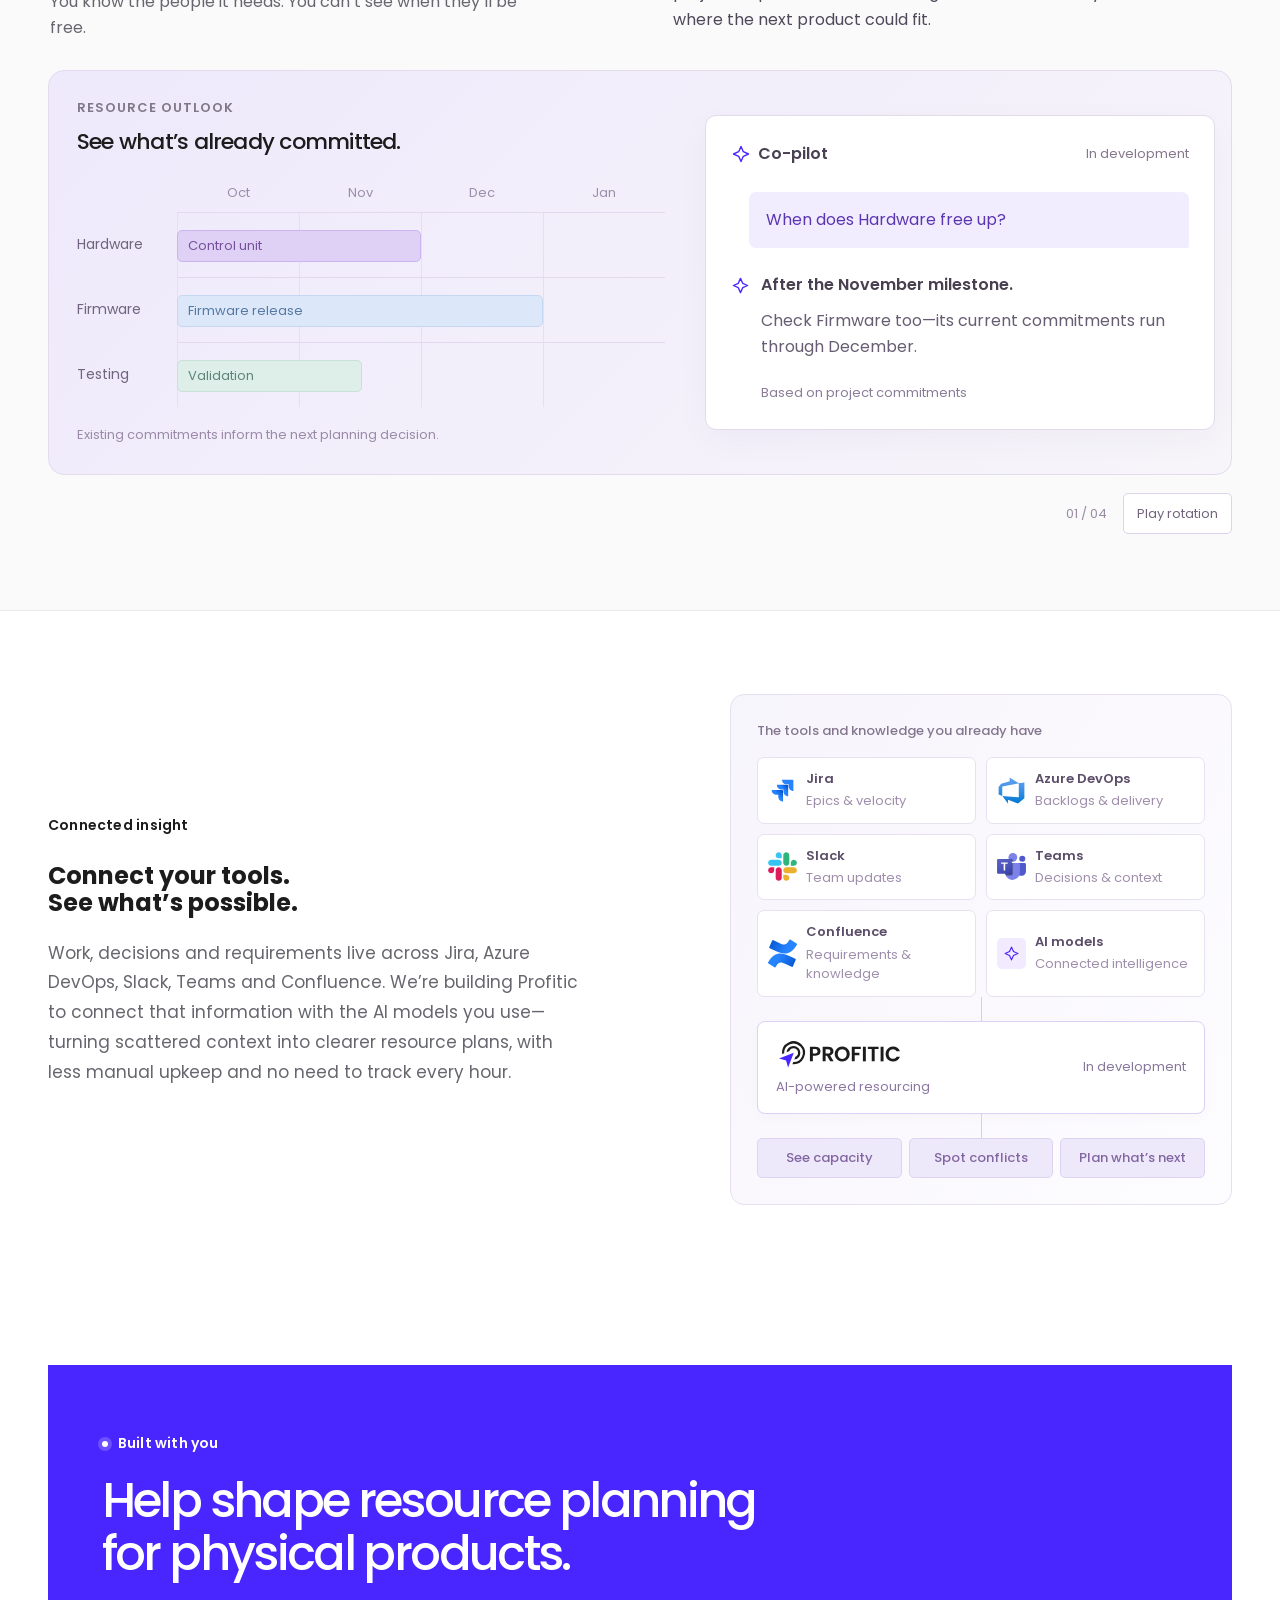
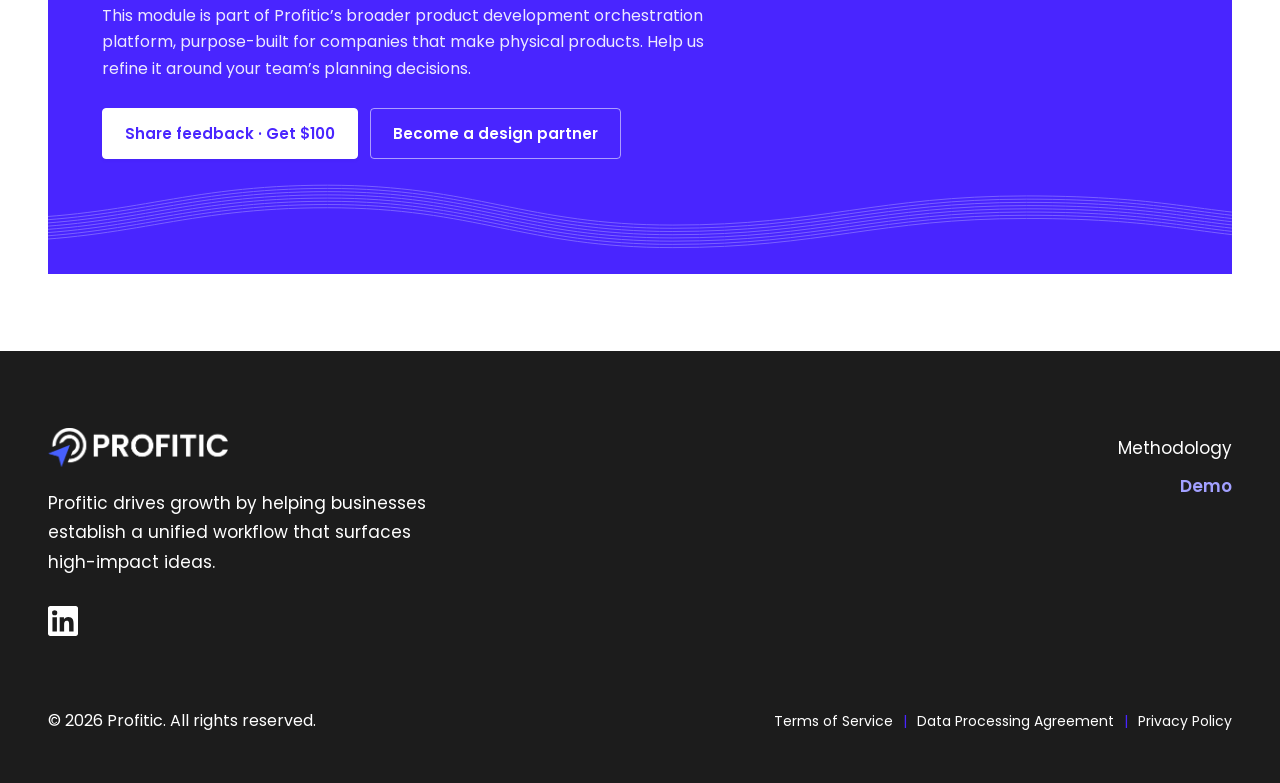
<file: resourcing-module-feedback.html>
<!doctype html>
<html lang="en">
<head>
<meta charset="utf-8">
<!-- Google tag (gtag.js) -->
<script async src="https://www.googletagmanager.com/gtag/js?id=G-1CHJ2WJDCV"></script>
<script>
  window.dataLayer = window.dataLayer || [];
  function gtag(){dataLayer.push(arguments);}
  gtag('js', new Date());

  gtag('config', 'G-1CHJ2WJDCV');
</script>
<script>document.documentElement.classList.add("js")</script>
<meta name="viewport" content="width=device-width, initial-scale=1">
<meta name="theme-color" content="#4925ff">
<title>Resourcing Module Feedback - Profitic</title>
<meta name="description" content="Help shape Profitic's resourcing module for physical product manufacturers. Share feedback in one session and get a $100 gift card, or join the design partner program.">
<link rel="canonical" href="https://profitic.com/resourcing-module-feedback">
<meta name="robots" content="noindex">
<meta property="og:locale" content="en_US">
<meta property="og:type" content="website">
<meta property="og:site_name" content="Profitic">
<meta property="og:title" content="Resourcing Module Feedback - Profitic">
<meta property="og:description" content="Help shape Profitic's resourcing module for physical product manufacturers. Share feedback in one session and get a $100 gift card, or join the design partner program.">
<meta property="og:url" content="https://profitic.com/resourcing-module-feedback">
<meta property="og:image" content="https://profitic.com/assets/img/hartigen-story.jpg">
<meta name="twitter:card" content="summary_large_image">
<meta name="twitter:title" content="Resourcing Module Feedback - Profitic">
<meta name="twitter:description" content="Help shape Profitic's resourcing module for physical product manufacturers. Share feedback in one session and get a $100 gift card, or join the design partner program.">
<meta name="twitter:image" content="https://profitic.com/assets/img/hartigen-story.jpg">
<meta property="og:image:alt" content="Profitic">
<link rel="icon" type="image/svg+xml" href="assets/img/favicon.svg">
<link rel="apple-touch-icon" href="assets/img/favicon.png">
<link rel="preconnect" href="https://fonts.googleapis.com">
<link rel="preconnect" href="https://fonts.gstatic.com" crossorigin>
<link href="https://fonts.googleapis.com/css2?family=IBM+Plex+Mono:wght@400;500&family=Poppins:wght@400;500;600&display=swap" rel="stylesheet">
<link rel="stylesheet" href="assets/css/style.css">
<script type="application/ld+json">{"@context": "https://schema.org", "@graph": [{"@type": "Organization", "@id": "https://profitic.com/#organization", "name": "Profitic", "legalName": "Profitic, Inc.", "url": "https://profitic.com/", "logo": "https://profitic.com/assets/img/logo-profitic.svg", "email": "privacy@profitic.com", "description": "Profitic is a product portfolio planning platform that helps teams collect ideas, score them, model their business case, prioritize what to build, and track execution against growth goals.", "address": {"@type": "PostalAddress", "streetAddress": "3420 W. Lake Sammamish Pkwy SE", "addressLocality": "Bellevue", "addressRegion": "WA", "postalCode": "98008", "addressCountry": "US"}, "sameAs": ["https://www.linkedin.com/company/profitic-ai/"]}, {"@type": "WebSite", "@id": "https://profitic.com/#website", "url": "https://profitic.com/", "name": "Profitic", "publisher": {"@id": "https://profitic.com/#organization"}, "inLanguage": "en-US"}, {"@type": "WebPage", "@id": "https://profitic.com/resourcing-module-feedback#webpage", "url": "https://profitic.com/resourcing-module-feedback", "name": "Resourcing Module Feedback - Profitic", "description": "Help shape Profitic's resourcing module for physical product manufacturers. Share feedback in one session and get a $100 gift card, or join the design partner program.", "isPartOf": {"@id": "https://profitic.com/#website"}, "about": {"@id": "https://profitic.com/#organization"}, "inLanguage": "en-US"}]}</script>

<!-- Start of HubSpot Embed Code -->
<script type="text/javascript" id="hs-script-loader" async defer src="https://js-na2.hs-scripts.com/242087374.js"></script>
<!-- End of HubSpot Embed Code -->
<style>
/* Resourcing Module Feedback: page-specific styles */
.rm{--bg:#fff;--ink:#1c1c1c;--muted:#66666e;--line:#e6e6e8;--violet:#4925ff;--violet-soft:#ede9ff;--surface:#f7f7f9;--radius:14px;--shadow:0 2px 4px #19152603,0 12px 40px #19152607}
.rm .icon-library{position:absolute;width:0;height:0;overflow:hidden}
.rm .icon,.rm .feature-icon{width:20px;height:20px;fill:none;stroke:currentColor;stroke-width:1.7;stroke-linecap:round;stroke-linejoin:round;flex-shrink:0}
.rm .feature-icon{width:27px;height:27px;stroke-width:1.55}
.rm .eyebrow{font-size:.875rem;font-weight:550;letter-spacing:.015em;display:inline-flex;align-items:center;gap:10px}
.rm .hero{padding-top:65px;text-align:center;padding-bottom:64px}
.rm .hero-eyebrow{margin-bottom:25px;border:1px solid #e6e1f9;border-radius:30px;padding:5px 14px;color:#55505e;background:#fefeff}
.rm .hero h1{font-size:max(13px,clamp(44px,5.05vw,70px));font-weight:550;letter-spacing:-.057em;line-height:1.09;max-width:1120px;margin:auto;text-wrap:balance}
.rm .hero h1 span{color:var(--violet)}
.rm .hero-description{font-size:1.125rem;line-height:1.7;color:var(--muted);max-width:740px;margin:25px auto 0;text-wrap:pretty}
.rm .hero-offer{font-size:1rem;line-height:1.75;color:var(--muted);max-width:750px;margin:16px auto 0;text-wrap:pretty}
.rm .hero-offer strong{font-weight:600;color:var(--ink)}
.rm .hero-actions{display:flex;align-items:center;justify-content:center;gap:13px;margin-top:27px;flex-wrap:wrap}
.rm .social-proof{margin:41px auto 0;max-width:650px}
.rm .social-proof p{font-size:.875rem;color:#7b7684}
.rm .company-names{display:flex;align-items:center;justify-content:center;gap:28px;margin-top:12px;font-size:1.125rem;font-weight:600;letter-spacing:-.03em;color:#484450}
.rm .company-divider{height:17px;width:1px;background:#dedce5}
.rm .approach-section{background:#fafafa;border-top:1px solid #ebebef;border-bottom:1px solid #ebebef;padding:72px 0 76px}
.rm .section-topline{display:flex;align-items:center;justify-content:space-between;margin-bottom:22px;gap:20px}
.rm .section-intro{display:grid;grid-template-columns:1.12fr 1fr;gap:75px;align-items:start;margin-bottom:36px}
.rm .section-intro>p{font-size:1rem;color:var(--muted);line-height:1.75;max-width:470px}
.rm .resource-surface{padding:23px;border:1px solid #e6e2ef;border-radius:16px;background:linear-gradient(120deg,#f1edfc,#f7f6fa 55%,#eeebf8)}
.rm .resource-window{background:#fff;border:1px solid #e1dce9;border-radius:10px;overflow:hidden;box-shadow:var(--shadow)}
.rm .window-bar{padding:13px 24px;display:flex;align-items:center;justify-content:space-between;gap:20px;border-bottom:1px solid var(--line)}
.rm .workspace-name{font-size:.875rem;font-weight:550;display:flex;align-items:center;gap:9px}
.rm .workspace-mark{display:grid;place-items:center;width:24px;height:24px;background:var(--violet);border-radius:5px;color:white;font-size:.875rem}
.rm .sample-label{font-size:13px;color:#797281;line-height:1.5}
.rm .mini-label{font-size:13px;letter-spacing:.075em;font-weight:600;color:#807887;line-height:1.4}
.rm .plan-heading{display:flex;align-items:center;justify-content:space-between;gap:20px;padding:24px 24px 21px}
.rm .plan-heading h3{font-size:1.1875rem;font-weight:550;letter-spacing:-.025em;margin-top:8px;line-height:1.35}
.rm .scenario-switch{display:flex;align-items:center;padding:3px;background:#f5f3f8;border:1px solid #e7e3ed;border-radius:6px;flex-shrink:0}
.rm .scenario-switch button{background:transparent;border:1px solid transparent;border-radius:4px;color:#736b7d;padding:8px 11px;font-size:.875rem;line-height:1.4;min-height:38px}
.rm .scenario-switch button.active{background:white;border-color:#e4ddeb;color:var(--violet);box-shadow:0 1px 4px #21104209}
.rm .plan-layout{display:grid;grid-template-columns:minmax(0,1fr) 223px;gap:25px;padding:0 24px 24px}
.rm .timeline-wrap{overflow:auto;min-width:0}
.rm .timeline{min-width:510px}
.rm .timeline-head,.rm .timeline-row{display:grid;grid-template-columns:116px minmax(0,1fr)}
.rm .timeline-head{font-size:13px;color:#817888;padding:0 0 11px}
.rm .months{display:grid;grid-template-columns:repeat(4,1fr);text-align:center}
.rm .timeline-row{border-top:1px solid #eeebf3;align-items:center;min-height:63px}
.rm .resource-name{font-size:.875rem;display:flex;align-items:center;gap:7px;color:#5b5363}
.rm .legend{height:7px;width:7px;border-radius:2px;display:block}
.rm .legend.violet{background:#9273db}
.rm .legend.blue{background:#789ad6}
.rm .legend.teal{background:#69a6a1}
.rm .timeline-track{height:63px;position:relative;background:repeating-linear-gradient(90deg,#efedf3 0,#efedf3 1px,transparent 1px,transparent 25%)}
.rm .timeline-bar{position:absolute;left:var(--start);width:var(--length);height:29px;top:17px;border-radius:4px;padding:0 8px;display:flex;justify-content:space-between;align-items:center;gap:8px;white-space:nowrap;font-size:13px;line-height:1.3;transition:top .25s,height .25s;z-index:2;overflow:hidden}
.rm .timeline-bar span{font-size:13px}
.rm .bar-violet{color:#64419a;background:#e9e0fb;border:1px solid #d9caef}
.rm .bar-blue{color:#486799;background:#e2ebfc;border:1px solid #cddcf4}
.rm .bar-teal{color:#397a75;background:#e0efec;border:1px solid #c5e1dc}
.rm .timeline-bar.proposed{top:36px;height:23px;background:#fff6e4;border:1px dashed #dba951;color:#8c601c;opacity:0;visibility:hidden;transition:opacity .25s}
.rm .conflict-zone{position:absolute;left:var(--start);width:var(--length);top:0;bottom:0;background:repeating-linear-gradient(130deg,#dd963a0c 0,#dd963a0c 4px,#dd963a22 4px,#dd963a22 5px);opacity:0;transition:opacity .25s}
.rm .resource-window.show-next .timeline-bar:not(.proposed){top:7px;height:23px}
.rm .resource-window.show-next .proposed{opacity:1;visibility:visible}
.rm .resource-window.show-next .conflict-zone{opacity:1}
.rm .capacity-summary{border:1px solid #e9e4f0;background:#fcfbfe;border-radius:8px;padding:17px 17px 0;align-self:stretch;display:flex;flex-direction:column}
.rm .summary-icon{margin:14px 0 9px;display:grid;place-items:center;background:#ece6fb;color:#7254b2;border-radius:6px;height:30px;width:30px}
.rm .summary-icon .icon{width:18px;height:18px}
.rm .capacity-summary h4{font-size:1rem;letter-spacing:-.02em;font-weight:550;line-height:1.35}
.rm .capacity-summary>p:not(.mini-label){font-size:.875rem;color:#7a7084;line-height:1.6;margin-top:6px;margin-bottom:14px}
.rm .summary-footer{border-top:1px solid #eae5f0;display:flex;justify-content:space-between;align-items:center;padding:10px 0;margin-top:auto;font-size:13px;color:#80738b}
.rm .summary-footer strong{font-size:.9375rem;font-weight:600;color:#6645a0}
.rm .show-next .capacity-summary{background:#fffaf2;border-color:#efdfc3}
.rm .show-next .summary-icon{background:#f7e9cb;color:#986b22}
.rm .show-next .summary-footer strong{color:#986b22}
.rm .plan-note{display:flex;align-items:center;gap:8px;padding:12px 24px;border-top:1px solid #eeebf3;background:#fdfcfe;color:#766b82;font-size:.8125rem;line-height:1.5}
.rm .plan-note .icon{width:16px;height:16px;color:#89719e}
.rm .plan-note .sample-label{margin-left:auto;white-space:nowrap}
.rm .approach-statement{text-align:center;font-size:1rem;font-weight:500;letter-spacing:-.015em;margin:32px auto 0;max-width:850px;color:#544d5f}
.rm .feature-grid{display:grid;grid-template-columns:repeat(3,minmax(0,1fr));gap:38px;margin-top:30px}
.rm .feature-grid article{border-top:1px solid #dedee5;padding-top:24px}
.rm .feature-grid .feature-icon{color:var(--violet);margin-bottom:19px}
.rm .feature-grid h3{font-size:1.375rem;font-weight:550;line-height:1.3;letter-spacing:-.03em;margin-bottom:14px}
.rm .feature-grid p{font-size:1rem;line-height:1.75;color:var(--muted)}
.rm .data-section{padding:83px 0;display:grid;grid-template-columns:1.17fr 1fr;gap:95px;align-items:center}
.rm .data-copy h2{margin:23px 0 22px}
.rm .data-copy>p:last-child{font-size:1.0625rem;line-height:1.75;color:var(--muted);max-width:530px}
.rm .data-visual{border:1px solid #e6e0f0;background:linear-gradient(125deg,#f7f5fc,#fdfcfe);border-radius:14px;padding:29px 36px;color:#635a72;max-width:480px;width:100%;justify-self:end}
.rm .data-source{display:flex;align-items:center;gap:13px}
.rm .data-source-icon{height:39px;width:39px;background:#e8efff;color:#2863c7;border:1px solid #d8e4ff;border-radius:8px;display:grid;place-items:center;font-size:1.25rem;font-weight:650}
.rm .data-source strong{display:block;color:#3d3749;font-size:1rem;font-weight:550}
.rm .data-source div>span{font-size:.875rem;color:#847991}
.rm .data-inputs{display:flex;gap:9px;margin-top:18px;flex-wrap:wrap}
.rm .data-inputs span{background:white;border:1px solid #e8e2ee;padding:5px 9px;border-radius:5px;font-size:.875rem}
.rm .data-connector{height:24px;width:1px;background:#d8ccef;margin:0 auto}
.rm .engine{display:flex;align-items:center;gap:11px;padding:15px;background:white;border:1px solid #dcd0f5;border-radius:8px;box-shadow:0 4px 14px #49348605;font-weight:550;color:#5431ad;font-size:1rem}
.rm .engine .feature-icon{width:22px;height:22px}
.rm .small-tag{font-size:13px;font-weight:400;line-height:1.4;color:#87779b;margin-left:auto}
.rm .data-output{display:flex;align-items:center;justify-content:center;gap:9px;background:#ebe5fa;border:1px solid #ded4f1;color:#66508f;border-radius:7px;padding:12px;font-size:.9375rem;font-weight:500}
.rm .offer-grid{display:grid;grid-template-columns:1fr 1fr;gap:24px;margin:40px auto 0;max-width:1060px}
.rm .offer-card{border:1px solid #dcd2fa;border-radius:14px;background:linear-gradient(145deg,#f6f2ff 0,#fff 78%);padding:32px 34px;display:flex;flex-direction:column;scroll-margin-top:115px;transition:box-shadow .3s,border-color .3s}
.rm .offer-card:target{border-color:#a28ae8;box-shadow:0 0 0 4px #4925ff0c}
.rm .partner-card{background:#fff;border-color:#e3e0e9}
.rm .offer-top{display:flex;align-items:center;justify-content:space-between;gap:16px;margin-bottom:22px}
.rm .offer-icon{color:var(--violet);display:flex}
.rm .offer-tag{font-size:.8125rem;color:#82758f;background:#ffffffac;border:1px solid #e8e0f4;border-radius:30px;padding:4px 10px;line-height:1.4}
.rm .offer-card h2{font-size:2.1875rem;letter-spacing:-.045em;line-height:1.16;font-weight:500;margin-bottom:0px}
.rm .offer-card h2 span{color:var(--violet)}
.rm .offer-card p{font-size:1rem;line-height:1.75;color:var(--muted);margin-bottom:27px}
.rm .offer-card .button{margin-top:auto;align-self:start}
.rm .hero-with-offers .hero-description{max-width:840px}
.rm .hero-with-offers .offer-grid{text-align:left;margin-top:34px}
.rm .hero-with-offers .offer-card{padding:28px 30px}
.rm .hero-with-offers .offer-top{margin-bottom:18px}
.rm .hero-with-offers .offer-card h2{font-size:2rem}
.rm .hero-with-offers .offer-card p{line-height:1.65;margin-bottom:23px}
.rm .hero-with-offers .offer-card strong{font-weight:600;color:var(--ink)}
.rm .hero-with-offers .social-proof{margin-top:30px}
.rm .feature-grid+.resource-surface{margin-top:40px}
@media(min-width:1500px){.rm .hero{padding-top:76px;padding-bottom:74px}}
@media(max-width:1100px){.rm .section-intro{gap:40px}
.rm .plan-layout{grid-template-columns:minmax(0,1fr) 190px;gap:17px}
.rm .plan-heading{align-items:flex-start}
.rm .plan-heading h3{max-width:300px}
.rm .scenario-switch button{padding:8px}
.rm .data-section{gap:45px}
.rm .data-visual{padding:27px}
.rm .feature-grid{gap:27px}
.rm .feature-grid h3{font-size:1.25rem}
.rm .offer-card{padding:29px}
.rm .offer-card h2{font-size:2rem}
.rm .offer-tag{max-width:180px;text-align:center}}
@media(max-width:850px){.rm .hero{padding-top:48px;padding-bottom:49px}
.rm .hero h1 br{display:none}
.rm .hero h1 span{display:block}
.rm .hero h1{font-size:max(13px,clamp(42px,6.5vw,58px));max-width:770px}
.rm .section-intro{grid-template-columns:1fr;gap:21px}
.rm .section-intro>p{max-width:680px}
.rm .plan-heading{flex-wrap:wrap;gap:15px}
.rm .plan-heading h3{max-width:none}
.rm .plan-layout{grid-template-columns:1fr}
.rm .capacity-summary{display:none}
.rm .resource-surface{padding:17px}
.rm .feature-grid{gap:24px}
.rm .feature-grid h3 br{display:none}
.rm .data-section{grid-template-columns:1fr;gap:35px;padding:62px 0}
.rm .data-copy>p:last-child{max-width:700px}
.rm .data-visual{justify-self:start;max-width:100%;padding:27px 35px}
.rm .data-source,.rm .data-inputs{justify-content:center}
.rm .engine{justify-content:center}
.rm .small-tag{margin-left:12px}
.rm .offer-grid{gap:18px}
.rm .offer-card{padding:26px}
.rm .offer-top{align-items:start}
.rm .offer-tag{font-size:13px;max-width:145px}
.rm .offer-card h2{font-size:1.875rem}
.rm .offer-card .button{width:100%}
.rm .approach-section{padding:60px 0}}
@media(max-width:650px){.rm .hero{padding-top:36px;padding-bottom:43px}
.rm .hero-eyebrow{font-size:.8125rem;line-height:1.4;padding:7px 12px;margin-bottom:23px;max-width:100%}
.rm .hero h1{font-size:max(13px,clamp(36px,9vw,52px));letter-spacing:-.05em;line-height:1.1}
.rm .hero h1 span{margin-top:5px}
.rm .hero-description{font-size:1rem;margin-top:21px}
.rm .hero-offer{font-size:1rem;line-height:1.7}
.rm .hero-actions{flex-direction:column;gap:10px;margin-top:23px;align-items:stretch}
.rm .hero-actions .button{width:100%;max-width:360px;align-self:center}
.rm .social-proof{margin-top:31px}
.rm .social-proof p{font-size:.8125rem;max-width:360px;margin:auto}
.rm .company-names{gap:16px;font-size:.9375rem;flex-wrap:wrap;row-gap:8px;margin-top:13px}
.rm .company-divider{height:14px}
.rm .eyebrow{font-size:.875rem}
.rm .section-intro h2 br{display:none}
.rm .approach-section{padding:44px 0 47px}
.rm .section-topline{margin-bottom:19px}
.rm .section-intro{gap:19px;margin-bottom:25px}
.rm .resource-surface{padding:10px;border-radius:11px}
.rm .window-bar{padding:12px 14px;gap:10px;align-items:start}
.rm .workspace-name{font-size:.8125rem}
.rm .window-bar>.sample-label{max-width:90px;text-align:right}
.rm .plan-heading{padding:19px 14px 16px}
.rm .plan-heading h3{font-size:1.0625rem}
.rm .plan-layout{padding:0 14px 17px}
.rm .timeline{min-width:480px}
.rm .timeline-head,.rm .timeline-row{grid-template-columns:100px minmax(0,1fr)}
.rm .timeline-bar{font-size:13px}
.rm .scenario-switch{width:100%}
.rm .scenario-switch button{flex:1;font-size:.8125rem;min-height:41px}
.rm .plan-note{padding:11px 14px;font-size:13px;align-items:start}
.rm .plan-note>.sample-label{display:none}
.rm .plan-note .icon{margin-top:2px}
.rm .approach-statement{text-align:left;font-size:1rem;margin-top:25px}
.rm .feature-grid{grid-template-columns:1fr;gap:27px;margin-top:27px}
.rm .feature-grid article{padding-top:23px}
.rm .feature-grid .feature-icon{margin-bottom:13px;width:25px;height:25px}
.rm .feature-grid h3{font-size:1.375rem;margin-bottom:10px}
.rm .feature-grid p{line-height:1.75}
.rm .data-section{padding:47px 0;gap:27px}
.rm .data-copy h2{margin:20px 0}
.rm .data-copy h2 br{display:none}
.rm .data-copy>p:last-child{font-size:1rem}
.rm .data-visual{padding:24px 18px}
.rm .data-source div>span{font-size:.8125rem}
.rm .data-inputs{gap:7px}
.rm .data-inputs span{font-size:.8125rem;padding:5px 8px}
.rm .engine{padding:13px 12px;gap:9px}
.rm .small-tag{margin-left:auto}
.rm .data-output{font-size:.875rem}
.rm .offer-grid{grid-template-columns:1fr;margin-top:27px;gap:18px}
.rm .offer-card{padding:26px 23px;scroll-margin-top:94px}
.rm .offer-card h2{font-size:2rem}
.rm .offer-tag{font-size:.8125rem;max-width:190px}
.rm .offer-top{margin-bottom:20px}
.rm .offer-card p{margin-bottom:23px}}
@media(max-width:650px){.rm .hero-with-offers .offer-card{padding:25px 23px}
.rm .hero-with-offers .offer-card h2{font-size:1.875rem}
.rm .hero-with-offers .offer-grid{margin-top:27px}
.rm .feature-grid+.resource-surface{margin-top:30px}}
.rm .proof-with-stats{max-width:960px;padding-top:6px}
.rm .proof-with-stats .proof-invitation{font-size:1rem;font-weight:500;color:#544d5f;max-width:none;text-wrap:balance}
.rm .proof-row{display:grid;grid-template-columns:.8fr .8fr 1.8fr;align-items:center;margin-top:24px}
.rm .proof-stat{padding:0 24px;border-right:1px solid #e5e0ee}
.rm .proof-stat strong{display:block;color:var(--violet);font-size:2.5rem;font-weight:600;letter-spacing:-.055em;line-height:1.1}
.rm .proof-stat>span{display:block;font-size:.875rem;line-height:1.5;color:var(--muted);margin-top:9px;text-wrap:balance}
.rm .proof-quote{margin:0;padding-left:32px;text-align:left}
.rm .proof-quote blockquote{margin:0}
.rm .proof-with-stats .proof-quote p{font-size:1.25rem;line-height:1.5;font-weight:450;letter-spacing:-.025em;color:var(--ink);max-width:none;text-wrap:pretty}
.rm .proof-quote figcaption{margin-top:14px;font-size:.875rem;line-height:1.5}
.rm .proof-quote figcaption strong{font-weight:600}
.rm .proof-quote figcaption span{display:block;font-size:.8125rem;color:var(--muted);margin-top:2px}
@media(max-width:850px){.rm .proof-row{grid-template-columns:1fr 1fr;row-gap:25px}
.rm .proof-stat:nth-child(2){border-right:0}
.rm .proof-quote{grid-column:1 / -1;border-top:1px solid #e5e0ee;padding:24px 0 0}}
@media(max-width:650px){.rm .proof-with-stats .proof-invitation{font-size:.9375rem}
.rm .proof-row{margin-top:22px;row-gap:22px}
.rm .proof-stat{padding:0 12px}
.rm .proof-stat strong{font-size:2.25rem}
.rm .proof-stat>span{font-size:.8125rem}
.rm .proof-with-stats .proof-quote p{font-size:1.125rem}}
.rm .visually-hidden{position:absolute;width:1px;height:1px;padding:0;margin:-1px;overflow:hidden;clip:rect(0,0,0,0);white-space:nowrap;border:0}
.rm .planning-grid{display:grid;grid-template-columns:repeat(3,minmax(0,1fr));gap:22px}
.rm .planning-card{min-width:0;display:flex;flex-direction:column;border:1px solid #e4e0ec;border-radius:14px;overflow:hidden;background:#fff}
.rm .planning-copy{padding:27px 25px 25px}
.rm .planning-label{font-size:.875rem;line-height:1.5;font-weight:550;color:#786297}
.rm .planning-copy h3{font-size:1.4375rem;line-height:1.27;letter-spacing:-.035em;font-weight:550;margin:14px 0}
.rm .challenge-copy{font-size:1rem;line-height:1.65;color:var(--muted)}
.rm .solution-copy{font-size:1rem;line-height:1.7;color:#4f485b;margin-top:17px}
.rm .solution-copy strong{font-weight:550;color:var(--ink)}
.rm .planning-visual{margin-top:auto;padding:16px;min-height:294px;display:flex;align-items:center;border-top:1px solid #ebe7f2}
.rm .copilot-visual{background:linear-gradient(140deg,#ebe5ff,#f8f6fd)}
.rm .milestone-visual{background:linear-gradient(140deg,#f0f1f9,#f8f9fc)}
.rm .scenario-visual{background:linear-gradient(140deg,#f4edff,#f8f6fa)}
.rm .mini-window{width:100%;min-width:0;min-height:256px;background:#fff;border:1px solid #e1dbea;border-radius:9px;padding:17px 15px;box-shadow:0 8px 24px #34204d09}
.rm .mini-window-heading{display:flex;align-items:center;justify-content:space-between;gap:8px;font-size:.875rem;font-weight:550;line-height:1.4;color:#494052}
.rm .mini-window-heading>span:first-child{display:flex;align-items:center;gap:7px}
.rm .mini-window-heading .icon{width:17px;height:17px;color:var(--violet)}
.rm .concept-tag{font-size:13px;line-height:1.4;font-weight:400;color:#86768d;white-space:nowrap}
.rm .question-bubble{padding:10px 12px;border-radius:7px 7px 2px 7px;background:#f1edff;color:#5c36b0;font-size:.875rem;line-height:1.5;margin:19px 0 15px 15px}
.rm .answer-bubble{display:flex;gap:8px;align-items:start;font-size:.875rem;line-height:1.5;color:#665d73}
.rm .answer-bubble>.icon{width:16px;height:16px;color:var(--violet);margin-top:3px}
.rm .answer-bubble strong{font-weight:550;color:#484050}
.rm .answer-bubble p{margin-top:6px}
.rm .context-pill{font-size:13px;line-height:1.5;color:#8a7c98;margin:15px 0 0 24px}
.rm .booking-fields{margin:15px 0 0}
.rm .booking-fields>div{display:flex;align-items:baseline;justify-content:space-between;gap:8px;padding:7px 0;border-bottom:1px solid #f0edf5;font-size:.8125rem;line-height:1.45}
.rm .booking-fields dt{color:#857a91;flex-shrink:0}
.rm .booking-fields dd{margin:0;color:#53495f;font-weight:500;text-align:right}
.rm .milestone-strip{position:relative;height:7px;margin:20px 5px 10px;background:#eae5f4;border-radius:8px}
.rm .milestone-dot,.rm .milestone-end{position:absolute;top:-2px;width:11px;height:11px;background:#fff;border:2px solid #9879d6;transform:rotate(45deg)}
.rm .milestone-dot{left:18%}
.rm .milestone-end{left:80%}
.rm .milestone-booking{position:absolute;left:21%;width:56%;height:7px;background:var(--violet);border-radius:2px}
.rm .milestone-caption{display:flex;justify-content:space-between;color:#8c809b;font-size:13px;line-height:1.4}
.rm .compact-switch{display:flex;padding:3px;margin:16px 0 14px;border-radius:6px;background:#f3f0f8;gap:2px}
.rm .compact-switch button{flex:1;min-width:0;min-height:35px;padding:7px 5px;line-height:1.35;font-size:.8125rem;color:#796c8a;border:1px solid transparent;background:transparent;border-radius:4px}
.rm .compact-switch button.active{background:#fff;color:var(--violet);border-color:#e2d9ef;box-shadow:0 1px 3px #28144207}
.rm .scenario-months{display:grid;grid-template-columns:75px repeat(3,1fr);font-size:13px;color:#9689a2;text-align:center;line-height:1.4;margin-bottom:6px}
.rm .scenario-lane{display:grid;grid-template-columns:75px minmax(0,1fr);align-items:center;font-size:13px;color:#766982;line-height:1.4}
.rm .scenario-track{height:45px;position:relative;border-top:1px solid #efebf5;background:repeating-linear-gradient(90deg,#f0edf6 0,#f0edf6 1px,transparent 1px,transparent 33.333%)}
.rm .committed-booking,.rm .proposed-booking{position:absolute;display:flex;align-items:center;justify-content:center;border-radius:3px;font-size:13px;line-height:1;white-space:nowrap;top:12px;height:23px;transition:top .2s,height .2s}
.rm .hardware-booking{left:0;width:66.66%;background:#e6ddfb;color:#7550b1;border:1px solid #d4c2f1}
.rm .firmware-booking{left:33.33%;width:66.66%;background:#e3eafb;color:#5675a9;border:1px solid #cedbf3}
.rm .proposed-booking{display:none;top:25px;height:18px;background:#fff3e0;border:1px dashed #d8a459;color:#9a6b28}
.rm .hardware-proposal{left:33.33%;width:66.66%}
.rm .firmware-proposal{left:66.66%;width:33.33%}
.rm .has-proposal .committed-booking{top:3px;height:18px}
.rm .has-proposal .proposed-booking{display:flex}
.rm .scenario-result{font-size:.8125rem;line-height:1.5;color:#726382;margin-top:12px;padding-top:11px;border-top:1px solid #ece6f3}
.rm .has-proposal .scenario-result{color:#ad6540}
.rm .prototype-caption{font-size:13px;color:#928898;line-height:1.5;text-align:right;margin-top:13px}
.rm .insights-feature{display:grid;grid-template-columns:.88fr 1.35fr;gap:40px;margin-top:38px;padding:35px;border:1px solid #e4ddee;background:#fff;border-radius:14px;align-items:center}
.rm .insights-copy h3{font-size:max(13px,clamp(28px,2.65vw,37px));font-weight:500;line-height:1.18;letter-spacing:-.045em;margin:17px 0}
.rm .insights-outcome{display:flex;align-items:start;gap:9px;border-top:1px solid #ece7f2;margin-top:23px;padding-top:17px;font-size:.875rem;color:#79668a;line-height:1.6}
.rm .insights-outcome .icon{width:18px;height:18px;margin-top:2px;color:var(--violet)}
.rm .insights-visual{min-width:0;background:linear-gradient(135deg,#f1ecfc,#f9f7fc);border:1px solid #e6dfef;border-radius:11px;padding:15px}
.rm .report-window{background:white;padding:20px;border:1px solid #e5deef;border-radius:8px;box-shadow:var(--shadow);min-width:0}
.rm .report-heading{display:flex;align-items:center;justify-content:space-between;gap:12px;margin-bottom:18px;line-height:1.4}
.rm .report-heading strong{font-size:.9375rem;font-weight:550;letter-spacing:-.02em;color:#49414f}
.rm .report-heading>span{font-size:13px;color:#918497}
.rm .report-stats{display:grid;grid-template-columns:repeat(3,minmax(0,1fr));gap:9px;margin-bottom:19px}
.rm .report-stats>div{padding:11px 10px;background:#fbfaff;border:1px solid #eee8f5;border-radius:6px}
.rm .report-stats strong{display:block;font-size:1.25rem;font-weight:550;letter-spacing:-.03em;line-height:1.3;color:var(--violet)}
.rm .report-stats span{display:block;font-size:13px;line-height:1.45;color:#918399;margin-top:4px}
.rm .heatmap-scroll{overflow-x:auto;min-width:0}
.rm .capacity-heatmap{border-collapse:separate;border-spacing:4px;width:100%;min-width:375px;font-size:13px;line-height:1.5}
.rm .capacity-heatmap th{font-weight:450;text-align:left;padding:7px 0;color:#7a6c87}
.rm .capacity-heatmap thead th:not(:first-child){text-align:center;color:#a093aa;padding-top:0}
.rm .capacity-heatmap tbody th{padding-right:9px;font-weight:500;white-space:nowrap}
.rm .capacity-heatmap td{padding:9px 5px;min-width:48px;text-align:center;border-radius:4px;font-weight:550}
.rm .heat-room{background:#edfaf4;color:#38886b}
.rm .heat-ready{background:#fff6e7;color:#a47736}
.rm .heat-over{background:#fff0f0;color:#b85861}
.rm .heatmap-legend{display:flex;justify-content:flex-end;flex-wrap:wrap;gap:11px;margin:10px 0 18px;font-size:13px;line-height:1.5;color:#9a8da4}
.rm .heatmap-legend>span{display:flex;align-items:center;gap:4px}
.rm .heatmap-legend i{display:inline-block;width:9px;height:9px;border-radius:2px;border:1px solid #00000007}
.rm .report-ai{padding:13px;background:#f7f3ff;border:1px solid #e7dcfa;border-radius:6px}
.rm .report-ai-heading{display:flex;align-items:center;justify-content:space-between;gap:10px}
.rm .report-ai-heading>span:first-child{display:flex;align-items:center;gap:6px;color:#7652a9;font-size:.8125rem;font-weight:550;line-height:1.5}
.rm .report-ai-heading .icon{width:15px;height:15px}
.rm .report-ai p{font-size:.8125rem;color:#887495;line-height:1.6;margin-top:7px}
.rm .report-ai p strong{color:#725185;font-weight:550}
@media(max-width:1100px){.rm .planning-grid{gap:16px}
.rm .planning-copy{padding:23px 20px}
.rm .planning-copy h3{font-size:1.3125rem}
.rm .planning-visual{padding:12px}
.rm .mini-window{padding:16px 12px}
.rm .insights-feature{gap:25px;padding:27px}
.rm .report-window{padding:16px}
.rm .insights-visual{padding:11px}
.rm .insights-feature{grid-template-columns:.9fr 1.2fr}
.rm .booking-fields>div{font-size:13px}}
@media(max-width:1000px){.rm .planning-grid{grid-template-columns:1fr;gap:20px}
.rm .planning-card{display:grid;grid-template-columns:1.1fr 1fr}
.rm .planning-copy{padding:27px}
.rm .planning-copy h3{font-size:1.4375rem}
.rm .planning-copy h3 br{display:none}
.rm .planning-visual{margin:0;border-top:0;border-left:1px solid #ebe7f2;padding:20px}
.rm .mini-window{padding:19px;max-width:400px;margin:auto}
.rm .booking-fields>div{font-size:.8125rem}
.rm .insights-feature{grid-template-columns:1fr;padding:30px;gap:25px}
.rm .insights-copy h3 br{display:none}
.rm .insights-copy .solution-copy{max-width:710px}
.rm .report-window{padding:23px}
.rm .report-stats span,.rm .report-ai p{font-size:.875rem}
.rm .prototype-caption{text-align:left}}
@media(max-width:650px){.rm .planning-card{display:flex}
.rm .planning-copy{padding:24px}
.rm .planning-copy h3{font-size:1.5rem;line-height:1.22}
.rm .planning-visual{border-top:1px solid #ebe7f2;border-left:0;padding:18px;min-height:280px}
.rm .mini-window{padding:17px 15px}
.rm .solution-copy{margin-top:14px}
.rm .prototype-caption{font-size:13px}
.rm .insights-feature{padding:23px 20px;gap:24px;margin-top:29px}
.rm .insights-copy h3{font-size:1.875rem}
.rm .insights-visual{padding:8px;margin-inline:-10px}
.rm .report-window{padding:15px 12px}
.rm .report-stats{gap:6px}
.rm .report-stats>div{padding:9px 7px}
.rm .report-stats span{font-size:13px}
.rm .report-ai p{font-size:.8125rem}
.rm .heatmap-legend{justify-content:flex-start;gap:10px}
.rm .report-ai-heading{flex-wrap:wrap;gap:4px}}
.rm .value-tabs{display:grid;grid-template-columns:repeat(4,minmax(0,1fr));gap:22px;margin-bottom:26px}
.rm .value-tab{text-align:left;padding:19px 0 16px;border:0;border-top:2px solid #e1dce9;background:transparent;color:#77707f;transition:border-color .2s,color .2s;min-width:0}
.rm .value-tab>span{display:block;font-size:.8125rem;line-height:1.5;margin-bottom:9px;font-weight:450}
.rm .value-tab>strong{display:block;font-size:1.0625rem;line-height:1.45;font-weight:550;letter-spacing:-.025em;color:#5c5565}
.rm .value-tab:hover{border-color:#b8a8dd}
.rm .value-tab.is-active{border-color:var(--violet);color:var(--violet)}
.rm .value-tab.is-active>strong{color:var(--ink)}
.rm .showcase-panels{display:block}
.rm .value-panel{display:none;flex-direction:column;min-width:0}
.rm .value-panel.is-active{display:flex}
.rm .view-copy{display:grid;grid-template-columns:1fr 1fr;gap:65px;margin:0 0 28px;padding:0 2px}
.rm .view-copy h3{font-size:1.75rem;line-height:1.2;font-weight:500;letter-spacing:-.04em;margin:0 0 12px;text-wrap:pretty}
.rm .view-copy .solution-copy{margin:0;max-width:550px;align-self:center}
.rm .view-copy .challenge-copy{max-width:500px}
.rm .showcase-stage{flex:none;min-height:0;min-width:0;padding:16px;border:1px solid #e2dced;border-radius:16px;background:linear-gradient(135deg,#eee9fb,#f7f5fa);display:flex;align-items:center;justify-content:center}
.rm .showcase-stage .mini-window{margin:0;max-width:none;min-height:0;padding:28px;border-radius:11px;box-shadow:0 10px 35px #34204d09}
.rm .showcase-stage .mini-window-heading{font-size:1rem;gap:14px}
.rm .showcase-stage .mini-window-heading .icon{width:20px;height:20px}
.rm .showcase-stage .concept-tag{font-size:.8125rem}
.rm .showcase-availability{display:grid;grid-template-columns:1.2fr 1fr;gap:28px;align-items:center}
.rm .availability-outlook{min-width:0;padding:12px}
.rm .availability-outlook h4{font-size:1.375rem;font-weight:500;letter-spacing:-.035em;margin:10px 0 26px;line-height:1.35}
.rm .outlook-months{display:grid;grid-template-columns:100px repeat(4,1fr);text-align:center;font-size:.8125rem;color:#9b8eaa;line-height:1.5;margin-bottom:10px}
.rm .outlook-row{display:grid;grid-template-columns:100px minmax(0,1fr);align-items:center;font-size:.875rem;color:#71647f;line-height:1.5}
.rm .outlook-track{position:relative;height:65px;border-top:1px solid #e2d9ef;background:repeating-linear-gradient(90deg,#e7deef 0,#e7deef 1px,transparent 1px,transparent 25%)}
.rm .outlook-booking{position:absolute;left:0;top:17px;width:var(--outlook-width);height:32px;background:#dfd1f6;border:1px solid #cbb4ed;border-radius:5px;color:#77509c;display:flex;align-items:center;padding:0 10px;white-space:nowrap;font-size:.8125rem;overflow:hidden}
.rm .outlook-blue{background:#dce7f9;border-color:#c6d8f1;color:#5679a3}
.rm .outlook-teal{background:#deeee9;border-color:#c8e1d9;color:#5e857b}
.rm .outlook-note{font-size:.8125rem;line-height:1.6;color:#9b8aa8;margin-top:18px;max-width:380px}
.rm .showcase-availability .copilot-window{padding:27px 25px;align-self:center}
.rm .showcase-stage .question-bubble{font-size:1rem;line-height:1.6;padding:15px 17px;margin:27px 0 24px 18px}
.rm .showcase-stage .answer-bubble{font-size:1rem;line-height:1.65;gap:11px}
.rm .showcase-stage .answer-bubble>.icon{width:19px;height:19px;margin-top:4px}
.rm .showcase-stage .answer-bubble p{margin-top:10px}
.rm .showcase-stage .context-pill{font-size:.8125rem;margin:22px 0 0 30px}
.rm .showcase-requirements{background:linear-gradient(140deg,#eef0f9,#f8f7fc)}
.rm .showcase-requirements .booking-window{max-width:760px;padding:28px 34px}
.rm .showcase-requirements .booking-fields{display:grid;grid-template-columns:1fr 1fr;gap:14px 20px;margin-top:24px}
.rm .showcase-requirements .booking-fields>div{display:block;padding:13px 16px;border:1px solid #e9e3f0;background:#fcfbfe;border-radius:7px;font-size:.875rem}
.rm .showcase-requirements .booking-fields dd{text-align:left;font-size:1rem;margin-top:7px}
.rm .showcase-requirements .milestone-strip{margin:30px 10px 17px;height:9px}
.rm .showcase-requirements .milestone-booking{height:9px}
.rm .showcase-requirements .milestone-dot,.rm .showcase-requirements .milestone-end{height:13px;width:13px}
.rm .showcase-requirements .milestone-caption{font-size:.875rem}
.rm .showcase-scenarios .scenario-demo{width:100%;padding:28px 32px}
.rm .showcase-scenarios .compact-switch{max-width:355px;margin:22px 0}
.rm .showcase-scenarios .compact-switch button{font-size:.875rem;min-height:39px;padding:9px 12px}
.rm .showcase-scenarios .scenario-months{grid-template-columns:135px repeat(3,1fr);font-size:.875rem;margin-bottom:10px}
.rm .showcase-scenarios .scenario-lane{grid-template-columns:135px minmax(0,1fr);font-size:.9375rem}
.rm .showcase-scenarios .scenario-track{height:68px}
.rm .showcase-scenarios .committed-booking{top:17px;height:33px;justify-content:space-between;padding:0 14px;font-size:.875rem}
.rm .committed-booking b{font-weight:500}
.rm .showcase-scenarios .proposed-booking{top:38px;height:24px;font-size:.875rem}
.rm .showcase-scenarios .has-proposal .committed-booking{top:6px;height:25px}
.rm .testing-booking{left:0;width:33.33%;background:#e0efe9;border:1px solid #c5e1d7;color:#548778}
.rm .showcase-scenarios .scenario-result{font-size:.9375rem;line-height:1.6;margin-top:17px;padding-top:16px}
.rm .showcase-insights .report-window{width:100%;display:grid;grid-template-columns:minmax(0,1fr) 260px;gap:20px;padding:26px;border-radius:11px}
.rm .showcase-insights .report-heading{grid-column:1 / -1;margin:0}
.rm .showcase-insights .report-heading strong{font-size:1.0625rem}
.rm .showcase-insights .report-stats{grid-column:1 / -1;margin:0;gap:15px}
.rm .showcase-insights .report-stats>div{padding:13px 16px}
.rm .showcase-insights .report-stats strong{font-size:1.5rem}
.rm .showcase-insights .report-stats span{font-size:.875rem}
.rm .showcase-insights .heatmap-scroll{grid-column:1}
.rm .showcase-insights .capacity-heatmap{font-size:.875rem}
.rm .showcase-insights .capacity-heatmap td{padding:11px 8px}
.rm .showcase-insights .heatmap-legend{grid-column:1;margin:0;justify-content:flex-start;font-size:13px}
.rm .showcase-insights .report-ai{grid-column:2;grid-row:3 / 5;margin:0;padding:18px}
.rm .showcase-insights .report-ai-heading{flex-wrap:wrap;gap:6px}
.rm .showcase-insights .report-ai-heading>span:first-child{font-size:.9375rem}
.rm .showcase-insights .report-ai p{font-size:.9375rem;line-height:1.7;margin-top:15px}
.rm .showcase-footer{display:flex;align-items:center;justify-content:space-between;gap:20px;margin-top:18px}
.rm .showcase-footer .prototype-caption{text-align:left;margin:0;max-width:680px}
.rm .showcase-controls{display:flex;align-items:center;gap:16px;flex-shrink:0;font-size:.8125rem;color:#9a8ca3;font-variant-numeric:tabular-nums}
.rm .showcase-controls button{font-size:.8125rem;color:#73647e;padding:9px 13px;border:1px solid #ddd4e9;background:#fff;border-radius:5px;min-height:38px}
.rm .showcase-controls button:hover{border-color:#b8a3d6;color:var(--violet)}
@media(max-width:1100px){.rm .value-tabs{gap:17px}
.rm .value-tab>strong{font-size:1rem}
.rm .view-copy{gap:35px}
.rm .showcase-stage{padding:16px}
.rm .showcase-availability{gap:18px;grid-template-columns:1fr 1fr}
.rm .availability-outlook{padding:4px}
.rm .outlook-months,.rm .outlook-row{grid-template-columns:85px repeat(4,1fr)}
.rm .outlook-row{grid-template-columns:85px minmax(0,1fr)}
.rm .outlook-booking{padding:0 6px;font-size:13px}
.rm .showcase-insights .report-window{grid-template-columns:minmax(0,1fr) 220px;gap:17px;padding:23px}
.rm .showcase-insights .report-ai{padding:15px}}
@media(max-width:850px){.rm .value-tabs{grid-template-columns:1fr 1fr;gap:5px 22px;margin-bottom:23px}
.rm .value-tab{padding:14px 0;min-height:89px}
.rm .value-tab>span{margin-bottom:5px}
.rm .view-copy{grid-template-columns:1fr;gap:15px;margin-bottom:25px}
.rm .view-copy h3{font-size:1.625rem}
.rm .view-copy .solution-copy,.rm .view-copy .challenge-copy{max-width:100%}
.rm .showcase-stage{padding:16px}
.rm .showcase-availability{grid-template-columns:1fr;gap:24px}
.rm .availability-outlook{padding:8px 10px}
.rm .showcase-availability .copilot-window{max-width:600px;margin:auto}
.rm .showcase-insights .report-window{display:block;padding:24px}
.rm .showcase-insights .report-stats{margin:20px 0}
.rm .showcase-insights .report-ai{margin-top:18px}
.rm .showcase-insights .report-ai-heading{flex-wrap:nowrap}
.rm .showcase-insights .heatmap-legend{margin-top:12px}
.rm .showcase-insights .report-ai p{margin-top:9px}
.rm .showcase-footer{align-items:flex-start}
.rm .showcase-footer .prototype-caption{max-width:400px}
.rm .showcase-controls{gap:10px}}
@media(max-width:650px){.rm .value-tabs{gap:5px 15px}
.rm .value-tab>span{font-size:13px}
.rm .value-tab>strong{font-size:.9375rem}
.rm .value-tab{min-height:99px}
.rm .view-copy h3{font-size:1.5rem}
.rm .showcase-stage{padding:10px;border-radius:11px}
.rm .availability-outlook{display:none}
.rm .showcase-availability .copilot-window{padding:23px 20px}
.rm .showcase-stage .mini-window-heading{font-size:.9375rem;flex-wrap:wrap}
.rm .showcase-stage .concept-tag{font-size:13px}
.rm .showcase-stage .question-bubble,.rm .showcase-stage .answer-bubble{font-size:.9375rem}
.rm .showcase-requirements .booking-window{padding:23px 19px}
.rm .showcase-requirements .booking-fields{grid-template-columns:1fr;gap:10px;margin-top:19px}
.rm .showcase-requirements .booking-fields>div{padding:11px 13px}
.rm .showcase-requirements .booking-fields dd{font-size:.9375rem;margin-top:4px}
.rm .showcase-requirements .milestone-caption{font-size:13px}
.rm .showcase-scenarios .scenario-demo{padding:22px 14px}
.rm .showcase-scenarios .compact-switch{margin:20px 0;max-width:100%}
.rm .showcase-scenarios .compact-switch button{font-size:.8125rem;padding:9px 5px}
.rm .showcase-scenarios .scenario-months{grid-template-columns:80px repeat(3,1fr);font-size:13px}
.rm .showcase-scenarios .scenario-lane{grid-template-columns:80px minmax(0,1fr);font-size:13px}
.rm .showcase-scenarios .scenario-track{height:60px}
.rm .showcase-scenarios .committed-booking{padding:0 5px;font-size:.8125rem;justify-content:center}
.rm .showcase-scenarios .committed-booking>span{display:none}
.rm .showcase-scenarios .proposed-booking{font-size:13px;height:22px;top:33px}
.rm .showcase-scenarios .has-proposal .committed-booking{top:5px;height:23px}
.rm .showcase-scenarios .scenario-result{font-size:.8125rem}
.rm .showcase-insights .report-window{padding:18px 12px}
.rm .showcase-insights .report-stats{gap:7px}
.rm .showcase-insights .report-stats>div{padding:10px 8px}
.rm .showcase-insights .report-stats span{font-size:13px}
.rm .showcase-insights .report-stats strong{font-size:1.25rem}
.rm .showcase-insights .capacity-heatmap{font-size:.8125rem;min-width:385px}
.rm .showcase-insights .capacity-heatmap td{padding:9px 5px}
.rm .showcase-insights .report-ai p{font-size:.875rem}
.rm .showcase-footer{flex-direction:column;gap:13px}
.rm .showcase-controls{align-self:flex-end}
.rm .showcase-footer .prototype-caption{max-width:100%}}
.rm .showcase-scenarios .scenario-months{margin-top:28px}
.rm .milestone-plan-window{width:100%;min-width:0;background:#fff;border:1px solid #ded6ec;border-radius:11px;box-shadow:0 10px 35px #34204d09;overflow:hidden}
.rm .milestone-plan-heading{display:flex;align-items:center;justify-content:space-between;gap:24px;padding:25px 27px;border-bottom:1px solid #eee9f4}
.rm .milestone-plan-heading h4{font-size:1.1875rem;font-weight:550;letter-spacing:-.025em;margin:8px 0 0;line-height:1.4}
.rm .milestone-plan-tag{display:flex;align-items:center;gap:7px;font-size:.8125rem;line-height:1.5;color:#8a789e;background:#f9f6ff;border:1px solid #eee6fa;border-radius:6px;padding:7px 10px}
.rm .milestone-plan-tag .icon{width:17px;height:17px;color:#9879cb}
.rm .milestone-plan-layout{display:grid;grid-template-columns:minmax(0,1fr) 250px;gap:27px;padding:26px}
.rm .stage-plan-scroll{overflow-x:auto;min-width:0}
.rm .stage-plan{min-width:510px}
.rm .stage-weeks{display:grid;grid-template-columns:112px minmax(0,1fr);font-size:.8125rem;line-height:1.5;color:#9989a8}
.rm .stage-weeks>div{display:grid;grid-template-columns:repeat(3,1fr);text-align:center}
.rm .stage-milestones{position:relative;height:55px;margin-left:112px}
.rm .stage-marker{position:absolute;top:17px;transform:translateX(-50%);font-size:13px;color:#977eb3;line-height:1.5;white-space:nowrap;display:flex;flex-direction:column-reverse;align-items:center;gap:7px}
.rm .stage-marker i{display:block;width:9px;height:9px;transform:rotate(45deg);border:2px solid #ad92d7;background:white}
.rm .design-marker{left:33.333%}
.rm .testing-marker{left:66.666%}
.rm .discipline-row{display:grid;grid-template-columns:112px minmax(0,1fr);align-items:center}
.rm .discipline-label{font-size:.875rem;line-height:1.5;color:#70627f}
.rm .discipline-label strong{font-weight:500;display:block}
.rm .discipline-label>span{display:block;font-size:13px;color:#ac9db7}
.rm .discipline-track{height:65px;position:relative;border-top:1px solid #eee9f5;background:repeating-linear-gradient(90deg,#e8e0f2 0,#e8e0f2 1px,transparent 1px,transparent 33.333%)}
.rm .allocation-band{position:absolute;top:17px;height:31px;width:calc(33.333% - 6px);display:flex;align-items:center;justify-content:space-between;gap:7px;padding:0 11px;border-radius:5px;font-size:.8125rem;line-height:1.3;white-space:nowrap}
.rm .allocation-band strong{font-weight:500}
.rm .hardware-allocation{left:0;background:#e9e2fa;color:#8c71b3;border:1px solid #d9ceee}
.rm .firmware-allocation{left:33.333%;background:var(--violet);color:white;border:1px solid #4925ff;box-shadow:0 3px 9px #4925ff1a}
.rm .testing-allocation{left:66.666%;background:#e3f1ee;color:#6b938b;border:1px solid #cee6df}
.rm .selected-discipline .discipline-label strong{color:var(--violet);font-weight:600}
.rm .selected-discipline .discipline-track{background-color:#fbf9ff}
.rm .stage-phase-labels{display:grid;grid-template-columns:repeat(3,minmax(0,1fr));margin-left:112px;font-size:13px;color:#a998b7;line-height:1.5;text-align:center;padding-top:12px;border-top:1px solid #eee9f5;gap:8px}
.rm .assignment-detail{background:linear-gradient(135deg,#faf7ff,#fdfcfe);border:1px solid #e8dff3;border-radius:9px;padding:20px;align-self:stretch}
.rm .assignment-eyebrow{font-size:13px;line-height:1.5;color:#a08cad}
.rm .assignment-detail h5{font-size:1rem;line-height:1.4;color:#674486;font-weight:550;margin:8px 0 0;letter-spacing:-.02em}
.rm .assignment-metrics{display:grid;grid-template-columns:1fr 1fr;gap:13px;margin:24px 0 21px}
.rm .assignment-metrics strong{display:block;font-size:1.75rem;font-weight:550;letter-spacing:-.055em;color:var(--violet);line-height:1.2}
.rm .assignment-metrics small{font-size:.875rem;letter-spacing:-.01em;font-weight:450}
.rm .assignment-metrics span{display:block;font-size:13px;line-height:1.5;color:#a28dac;margin-top:7px}
.rm .assignment-boundaries{margin:0;padding-top:17px;border-top:1px solid #e9e0f1}
.rm .assignment-boundaries>div{display:flex;align-items:baseline;justify-content:space-between;gap:9px;font-size:.8125rem;line-height:1.6;margin-bottom:10px}
.rm .assignment-boundaries dt{color:#a18cae}
.rm .assignment-boundaries dd{margin:0;color:#866b9c;font-weight:500}
.rm .assignment-note{display:flex;align-items:start;gap:7px;font-size:13px;line-height:1.6;color:#a18aad;padding-top:7px}
.rm .assignment-note .icon{height:16px;width:16px;color:#a789c4;flex-shrink:0;margin-top:2px}
.rm .milestone-plan-footer{display:flex;align-items:center;justify-content:space-between;gap:20px;padding:13px 26px;background:#fdfcfe;border-top:1px solid #ede7f3;font-size:13px;line-height:1.6;color:#a695b0}
.rm .allocation-key{display:flex;align-items:center;gap:8px;color:#937da5}
.rm .allocation-key i{display:block;width:8px;height:8px;background:var(--violet);border-radius:2px;flex-shrink:0}
@media(max-width:1100px){.rm .milestone-plan-layout{grid-template-columns:minmax(0,1fr) 220px;gap:20px;padding:23px}
.rm .assignment-detail{padding:17px}
.rm .stage-plan{min-width:475px}
.rm .stage-weeks,.rm .discipline-row{grid-template-columns:100px minmax(0,1fr)}
.rm .stage-milestones,.rm .stage-phase-labels{margin-left:100px}
.rm .allocation-band{padding:0 8px;font-size:13px}
.rm .milestone-plan-tag{max-width:210px}}
@media(max-width:850px){.rm .milestone-plan-layout{grid-template-columns:1fr;gap:23px}
.rm .milestone-plan-tag{max-width:none}
.rm .assignment-detail{display:grid;grid-template-columns:1fr 1fr;gap:0 30px;padding:21px}
.rm .assignment-eyebrow,.rm .assignment-detail h5{grid-column:1}
.rm .assignment-metrics{grid-column:1;grid-row:3 / 5;margin:20px 0 0}
.rm .assignment-boundaries{grid-column:2;grid-row:1 / 4;border-top:0;padding-top:0;align-self:center}
.rm .assignment-note{grid-column:2;grid-row:4;margin:0}
.rm .milestone-plan-footer{padding:13px 23px}}
@media(max-width:650px){.rm .milestone-plan-heading{padding:21px 18px;align-items:start;flex-direction:column;gap:13px}
.rm .milestone-plan-heading h4{font-size:1.0625rem}
.rm .milestone-plan-tag{font-size:13px;padding:5px 8px}
.rm .milestone-plan-layout{padding:20px 15px}
.rm .stage-plan{min-width:485px}
.rm .stage-weeks{font-size:13px}
.rm .discipline-label{font-size:.8125rem}
.rm .assignment-detail{padding:17px;gap:0 18px}
.rm .assignment-detail h5{font-size:.875rem}
.rm .assignment-metrics{gap:9px}
.rm .assignment-metrics strong{font-size:1.5rem}
.rm .assignment-metrics small{font-size:13px}
.rm .assignment-boundaries>div{display:block;font-size:13px;margin-bottom:8px}
.rm .assignment-note{font-size:13px}
.rm .milestone-plan-footer{padding:13px 15px;align-items:start}
.rm .milestone-plan-footer>span:last-child{display:none}}
.rm .showcase-footer{justify-content:flex-end}
.rm .roadmap-scenario-window{width:100%;min-width:0;background:white;border:1px solid #ded5ed;border-radius:11px;box-shadow:0 10px 35px #34204d09;overflow:hidden}
.rm .proposal-brief{padding:22px 27px;background:linear-gradient(120deg,#faf7ff,#fefcff);border-bottom:1px solid #e8def5}
.rm .proposal-title{display:flex;justify-content:space-between;align-items:center;gap:22px}
.rm .proposal-eyebrow{display:flex;align-items:center;gap:7px;font-size:13px;font-weight:550;letter-spacing:.045em;line-height:1.5;color:#8b65b8}
.rm .proposal-eyebrow .icon{height:17px;width:17px;color:var(--violet)}
.rm .proposal-title h4{font-size:1.375rem;line-height:1.35;font-weight:550;letter-spacing:-.03em;margin-top:7px;color:#4b365f}
.rm .proposal-status{font-size:.8125rem;line-height:1.5;color:#82649f;border:1px dashed #bba0df;border-radius:5px;padding:6px 10px;background:#fcfaff}
.rm .roadmap-scenario-body{padding:22px 25px}
.rm .roadmap-label{display:flex;align-items:center;justify-content:space-between;gap:15px;margin-bottom:24px;line-height:1.5}
.rm .roadmap-label>strong{font-size:.9375rem;font-weight:550;letter-spacing:-.02em;color:#62516e}
.rm .roadmap-legend{display:flex;gap:15px;font-size:13px;color:#8e7d9b;flex-wrap:wrap}
.rm .roadmap-legend>span{display:flex;align-items:center;gap:6px}
.rm .roadmap-legend i{display:block;flex-shrink:0}
.rm .legend-projects{width:19px;height:8px;border-radius:2px;background:linear-gradient(90deg,#90aee4 0 33%,#77b9a9 33% 66%,#ad86ea 66%)}
.rm .legend-milestone{width:7px;height:7px;transform:rotate(45deg);border:1px solid #9880ae;background:white}
.rm .roadmap-legend .legend-conflict{width:13px;height:13px;border-radius:50%;background:#f9dfb4;color:#95601b;text-align:center;font:600 13px/13px Inter,sans-serif}
.rm .project-roadmap-scroll{min-width:0;overflow-x:auto}
.rm .project-roadmap{min-width:790px}
.rm .project-roadmap-axis{display:grid;grid-template-columns:175px minmax(0,1fr);font-size:13px;line-height:1.5;color:#8b799a;padding-bottom:8px}
.rm .project-roadmap-axis>div{display:grid;grid-template-columns:repeat(4,1fr);text-align:center}
.rm .project-roadmap-row{display:grid;grid-template-columns:175px minmax(0,1fr);align-items:center;--project-ink:#567dbb;--project-fill:#e5edfc;--project-edge:#bccfee}
.rm .project-teal{--project-ink:#468f7f;--project-fill:#e1f0eb;--project-edge:#b8dcd0}
.rm .project-rose{--project-ink:#aa748d;--project-fill:#f7e8ee;--project-edge:#e5c4d2}
.rm .project-violet{--project-ink:#7950c6;--project-fill:#ede3ff;--project-edge:#b795e9}
.rm .roadmap-project-name{padding-right:14px;font-size:.8125rem;line-height:1.5;color:#65566f}
.rm .roadmap-project-name>strong{display:flex;align-items:center;gap:8px;font-weight:500}
.rm .roadmap-project-name strong>i{display:block;flex-shrink:0;width:8px;height:8px;border-radius:2px;background:var(--project-ink)}
.rm .roadmap-project-name>span{display:block;font-size:13px;color:#a08dab;margin:4px 0 0 16px}
.rm .project-roadmap-track{position:relative;height:103px;border-top:1px solid #f0eaf5;background:repeating-linear-gradient(90deg,#eee8f5 0,#eee8f5 1px,transparent 1px,transparent 25%)}
.rm .project-span{position:absolute;left:var(--project-start);width:var(--project-length);height:100%;color:var(--project-ink)}
.rm .project-color-bar{position:absolute;top:35px;bottom:10px;left:2px;right:2px;background:var(--project-fill);border:1px solid var(--project-edge);border-top:3px solid var(--project-ink);border-radius:5px;padding:9px 5px 6px}
.rm .project-role-overlays{display:grid;grid-template-columns:repeat(var(--project-months),minmax(0,1fr));height:100%;gap:7px}
.rm .project-role{position:relative;display:flex;align-items:center;justify-content:center;gap:6px;min-width:0;background:#ffffffa6;border:1px solid #ffffffd9;border-radius:4px;padding:5px 7px;color:var(--project-ink);font-size:13px;line-height:1.4;white-space:nowrap}
.rm .project-role strong{font-size:13px;font-weight:600}
.rm .project-role.role-conflict{background:#fff3db;border:1px solid #e5b66d;color:#986220;box-shadow:0 0 0 1px #e5b66d22}
.rm .project-role>i{position:absolute;right:-4px;top:-7px;display:grid;place-items:center;height:14px;width:14px;font:600 13px/1 Inter,sans-serif;font-style:normal;border-radius:50%;background:#d99536;color:white;border:1px solid white}
.rm .project-milestones{position:absolute;inset:0}
.rm .project-milestone{position:absolute;left:var(--milestone-position);top:8px;display:flex;align-items:center;flex-direction:column;transform:translateX(-50%);font-size:13px;line-height:1.4;color:var(--project-ink);white-space:nowrap;z-index:2}
.rm .project-milestone>span{background:#ffffffdf;padding:0 4px}
.rm .project-milestone:after{content:'';position:absolute;top:14px;left:50%;height:12px;border-left:1px solid var(--project-edge)}
.rm .project-milestone>i{display:block;width:8px;height:8px;transform:rotate(45deg);border:1.5px solid var(--project-ink);background:white;margin-top:9px;z-index:1}
.rm .project-milestone.project-milestone-end{transform:translateX(-100%);align-items:flex-end}
.rm .project-milestone.project-milestone-end>span{padding-right:6px}
.rm .project-milestone.project-milestone-end>i{margin-right:0;transform:translateX(-2px) rotate(45deg)}
.rm .project-milestone.project-milestone-end:after{left:auto;right:5px}
.rm .proposed-project-row{margin-top:6px;border-top:1px dashed #d1b5ef;border-bottom:1px dashed #d1b5ef;background:#fcfaff}
.rm .proposed-project-row .project-roadmap-track{border-top:0}
.rm .proposed-project-row .project-color-bar{border:1.5px dashed var(--project-ink);border-top:3px solid var(--project-ink)}
.rm .proposed-project-row .roadmap-project-name>strong{color:var(--violet);font-weight:550}
.rm .proposed-project-row .roadmap-project-name>span{color:#9976bc}
.rm .role-allocation-note{font-size:13px;line-height:1.5;color:#a18caf;margin-top:10px}
.rm .roadmap-impact{display:grid;grid-template-columns:1fr 1fr;gap:14px;margin-top:20px}
.rm .roadmap-impact>div{padding:13px 16px;border:1px solid #ecd5af;background:#fffbf4;border-radius:7px}
.rm .impact-month{display:block;font-size:13px;font-weight:500;line-height:1.5;color:#a47d46}
.rm .roadmap-impact strong{display:block;font-size:1.3125rem;font-weight:550;line-height:1.3;color:#a87331;letter-spacing:-.03em;margin-top:6px}
.rm .roadmap-impact p{font-size:13px;line-height:1.5;color:#9b8264;margin-top:6px}
.rm .impact-excess{display:block;font-size:13px;line-height:1.5;color:#b19470;margin-top:3px}
.rm .roadmap-decision{display:flex;align-items:start;gap:8px;margin-top:17px;font-size:.8125rem;line-height:1.6;color:#947ca5}
.rm .roadmap-decision .icon{width:17px;height:17px;margin-top:2px;color:#a58ab9;flex-shrink:0}
@media(max-width:1100px){.rm .proposal-brief{padding:22px}
.rm .roadmap-scenario-body{padding:22px}
.rm .project-roadmap-axis,.rm .project-roadmap-row{grid-template-columns:160px minmax(0,1fr)}
.rm .roadmap-label{align-items:flex-start;flex-direction:column;gap:10px}
.rm .project-role{gap:4px;padding:4px}
.rm .proposal-title h4{font-size:1.25rem}}
@media(max-width:650px){.rm .proposal-brief{padding:20px 17px}
.rm .proposal-title{align-items:start;flex-direction:column;gap:11px}
.rm .proposal-title h4{font-size:1.125rem}
.rm .proposal-eyebrow{font-size:13px}
.rm .proposal-status{font-size:13px}
.rm .roadmap-scenario-body{padding:20px 15px}
.rm .roadmap-label>strong{font-size:.875rem}
.rm .roadmap-legend{gap:12px}
.rm .roadmap-impact{grid-template-columns:1fr;gap:9px;margin-top:17px}
.rm .roadmap-impact>div{padding:12px 14px}
.rm .roadmap-impact strong{font-size:1.25rem}
.rm .roadmap-decision{font-size:13px}}
.rm .connected-data-visual{padding:26px;max-width:510px;min-width:0}
.rm .connected-tools-label{font-size:.8125rem;font-weight:500;color:#84758f;margin-bottom:16px;line-height:1.5}
.rm .connected-tools{display:grid;grid-template-columns:repeat(2,minmax(0,1fr));gap:10px}
.rm .connected-tool{display:flex;align-items:center;gap:9px;padding:12px 10px;background:#fff;border:1px solid #e8e1f1;border-radius:7px;min-width:0}
.rm .tool-mark{display:grid;place-items:center;flex-shrink:0;width:29px;height:31px;border-radius:5px;background:#edf1ff;color:#4f6fbc;font-size:.875rem;font-weight:600}
.rm .tool-azure{background:#eaf3ff;color:#3884c4}
.rm .tool-slack{background:#f8eaf3;color:#9d5685}
.rm .tool-teams{background:#efedff;color:#7770b9}
.rm .tool-confluence{background:#eaf1ff;color:#557fc1}
.rm .tool-ai{background:#f2ebff;color:var(--violet)}
.rm .tool-ai .icon{width:17px;height:17px}
.rm .connected-tool strong{display:block;font-size:.8125rem;font-weight:550;line-height:1.4;color:#5c4e69}
.rm .connected-tool div>span{display:block;font-size:13px;line-height:1.5;color:#a08fac;margin-top:3px}
.rm .connected-engine{padding:15px 13px;gap:10px}
.rm .connected-engine>div{min-width:0}
.rm .connected-engine strong{display:block;font-size:.875rem;font-weight:550;line-height:1.4}
.rm .connected-engine div>span{display:block;font-size:13px;font-weight:400;color:#9986ad;margin-top:4px}
.rm .connected-engine .small-tag{font-size:13px;max-width:65px;text-align:right}
.rm .connected-outputs{display:grid;grid-template-columns:repeat(3,minmax(0,1fr));gap:7px}
.rm .connected-outputs>span{display:flex;align-items:center;justify-content:center;padding:10px 5px;border:1px solid #ded4f1;background:#eee8fb;border-radius:5px;text-align:center;font-size:13px;font-weight:500;line-height:1.4;color:#8266a0}
@media(max-width:1100px){.rm .connected-data-visual{padding:21px}
.rm .connected-tool{padding:11px 8px;gap:7px}
.rm .connected-tools{gap:8px}
.rm .tool-mark{width:25px;height:28px}
.rm .connected-engine .small-tag{max-width:59px}}
@media(max-width:850px){.rm .connected-data-visual{max-width:100%;padding:27px 35px}
.rm .connected-tool{padding:13px}
.rm .connected-tool strong{font-size:.875rem}
.rm .connected-tool div>span{font-size:13px}
.rm .connected-engine{justify-content:flex-start}
.rm .connected-engine .small-tag{margin-left:auto;max-width:none}
.rm .connected-outputs>span{font-size:.8125rem}
.rm .tool-mark{width:31px;height:33px}}
@media(max-width:650px){.rm .connected-data-visual{padding:22px 15px}
.rm .connected-tool{padding:10px 8px;gap:7px;align-items:flex-start}
.rm .connected-tool strong{font-size:13px}
.rm .connected-tool div>span{font-size:13px}
.rm .tool-mark{width:23px;height:26px;font-size:.8125rem}
.rm .connected-engine{padding:13px 10px;gap:8px}
.rm .connected-engine strong{font-size:.8125rem}
.rm .connected-engine .small-tag{max-width:57px}
.rm .connected-outputs{gap:6px}
.rm .connected-outputs>span{font-size:13px;padding:10px 4px}
.rm .connected-tools-label{font-size:13px}}
.rm .vendor-mark{background:transparent;border-radius:0}
.rm .vendor-mark img{display:block;width:100%;height:100%;object-fit:contain}
.rm .connected-profitic>img{display:block;width:128px;height:32px;object-fit:contain;object-position:left center}
.rm .connected-engine .connected-profitic>span{margin-top:6px;color:#8b76a2}
.rm .connected-engine{padding:16px 18px}
.rm .connected-engine>.small-tag{max-width:none;margin-left:auto}
@media(max-width:650px){.rm .connected-engine{padding:14px}
.rm .connected-profitic>img{width:119px;height:30px}}
.rm .single-content p{margin-bottom:0; margin-top:1rem;}
/* Fit the shared v97 chrome and buttons */
.rm .offer-card .button{align-self:start;margin-top:auto}
@media(max-width:850px){.rm .offer-card .button{width:100%}}

</style>
</head>
<body>
  <a class="skip-link" href="#main">Skip to content</a>
  <svg class="icon-library" xmlns="http://www.w3.org/2000/svg" aria-hidden="true">
    <symbol id="i-arrow" viewBox="0 0 24 24"><path d="M5 12h14m-6-6 6 6-6 6"/></symbol>
    <symbol id="i-spark" viewBox="0 0 24 24"><path d="m12 3 2.8 6.2L21 12l-6.2 2.8L12 21l-2.8-6.2L3 12l6.2-2.8L12 3Z"/></symbol>
    <symbol id="i-target" viewBox="0 0 24 24"><circle cx="12" cy="12" r="9"/><circle cx="12" cy="12" r="5"/><circle cx="12" cy="12" r="1"/></symbol>
    <symbol id="i-chart" viewBox="0 0 24 24"><path d="M4 4v16h16M8 14l4-4 4 2 5-7m-5 0h5v5"/></symbol>
    <symbol id="i-check" viewBox="0 0 24 24"><path d="m5 12 4 4L19 6"/></symbol>
    <symbol id="i-connect" viewBox="0 0 24 24"><path d="m8 8 8 8M9 4H4v5m11 11h5v-5M4 4l5 5m11 11-5-5M15 4h5v5M4 15v5h5m11-16-6 6M4 20l6-6"/></symbol>
    <symbol id="i-stack" viewBox="0 0 24 24"><path d="m3 7 9-4 9 4-9 4-9-4Zm0 5 9 4 9-4M3 17l9 4 9-4"/></symbol>
    <symbol id="i-clock" viewBox="0 0 24 24"><circle cx="12" cy="12" r="9"/><path d="M12 7v5l3 2"/></symbol>
    <symbol id="i-x" viewBox="0 0 24 24"><path d="m6 6 12 12M18 6 6 18"/></symbol>
    <symbol id="i-message" viewBox="0 0 24 24"><path d="M21 11a8 8 0 0 1-8 8H6l-4 3V11a9 9 0 0 1 19 0ZM7 9h9M7 13h6"/></symbol>
    <symbol id="i-support" viewBox="0 0 24 24"><path d="M4 12V9a8 8 0 0 1 16 0v3M4 11H2v7h4v-7Zm16 0h2v7h-4v-7Zm0 7v2l-6 2"/></symbol>
    <symbol id="i-trend" viewBox="0 0 24 24"><path d="m3 17 6-6 4 4L21 6m-7 0h7v7"/></symbol>
    <symbol id="i-bulb" viewBox="0 0 24 24"><path d="M8 18h8m-7 3h6M8 15c0-3-3-3-3-7a7 7 0 0 1 14 0c0 4-3 4-3 7Z"/></symbol>
    <symbol id="i-loop" viewBox="0 0 24 24"><path d="M4 8a8 8 0 0 1 14-2l3 3M21 3v6h-6M20 16A8 8 0 0 1 6 18l-3-3M3 21v-6h6"/></symbol>
  </svg>

  <header class="site-header">
    <div class="nav-wrap container">
      <a class="brand" href="./" aria-label="Profitic home"><img src="assets/img/logo-profitic.svg" alt="Profitic" width="142" height="34"></a>
      <button class="nav-toggle" type="button" aria-label="Open navigation" aria-controls="header-navigation" aria-expanded="false">
        <svg width="20" height="20" viewBox="0 0 24 24" fill="none" stroke="currentColor" stroke-width="1.7" stroke-linecap="round" aria-hidden="true"><path class="hamburger-glyph" d="M3 6h18M3 12h18M3 18h18"/><path class="close-glyph" d="m5 5 14 14M19 5 5 19"/></svg>
      </button>
      <nav id="header-navigation" class="primary-nav" aria-label="Main navigation">
        <details class="platform-nav">
          <summary>Platform <svg width="14" height="14" viewBox="0 0 16 16" aria-hidden="true"><path d="m4 6 4 4 4-4" fill="none" stroke="currentColor" stroke-width="1.6" stroke-linecap="round" stroke-linejoin="round"/></svg></summary>
          <ul class="platform-links">
            <li><a href="./#idea-intake"><svg class="icon" aria-hidden="true"><use href="#i-spark"/></svg>Idea Collection</a></li>
            <li><a href="./#business-impact"><svg class="icon" aria-hidden="true"><use href="#i-chart"/></svg>Value Modeling</a></li>
            <li><a href="./#prioritization"><svg class="icon" aria-hidden="true"><use href="#i-target"/></svg>Project Prioritization</a></li>
            <li><a href="./#strategy-execution"><svg class="icon" aria-hidden="true"><use href="#i-check"/></svg>Product Execution</a></li>
            <li><a href="./#reporting"><svg class="icon" aria-hidden="true"><use href="#i-stack"/></svg>Portfolio Management</a></li>
            <li><a href="./#reporting"><svg class="icon" viewBox="0 0 24 24" aria-hidden="true"><path d="M5 3h9l5 5v13H5zM14 3v5h5M8 17v-3m4 3v-6m4 6v-4"/></svg>Leadership Reporting</a></li>
          </ul>
        </details>
        <a class="header-link" href="profitic-methodology">Profitic Methodology</a>
        <a class="header-link header-login" href="https://app.profitic.com/">Log in</a>
        <a class="header-link" href="see-a-demo">Talk to Expert</a>
      </nav>
      <a class="button button-small cta-trial" href="idea-collection-free-trial-form">Start Free Trial <svg class="icon" aria-hidden="true"><use href="#i-arrow"/></svg></a>
    </div>
  </header>

  <main id="main" class="rm">
  <svg class="icon-library" xmlns="http://www.w3.org/2000/svg" aria-hidden="true">
    <symbol id="i-people" viewBox="0 0 24 24"><circle cx="9" cy="8" r="3"></circle><path d="M3 21v-3a6 6 0 0 1 12 0v3M16 5a3 3 0 0 1 0 6m2 4a5 5 0 0 1 3 4v2"></path></symbol>
    <symbol id="i-milestone" viewBox="0 0 24 24"><path d="M4 5h16M4 19h16M7 3v4m10 10v4M4 12h5m6 0h5m-8-3 3 3-3 3-3-3 3-3Z"></path></symbol>
    <symbol id="i-scenario" viewBox="0 0 24 24"><path d="M6 4v12a4 4 0 0 0 4 4h8M6 11h7a5 5 0 0 0 5-5V4"></path><circle cx="6" cy="3" r="2"></circle><circle cx="18" cy="3" r="2"></circle><circle cx="19" cy="20" r="2"></circle></symbol>
    <symbol id="i-check" viewBox="0 0 24 24"><path d="m5 12 4 4L19 6"></path></symbol>
    <symbol id="i-spark" viewBox="0 0 24 24"><path d="m12 3 2.8 6.2L21 12l-6.2 2.8L12 21l-2.8-6.2L3 12l6.2-2.8L12 3Z"></path></symbol>
    <symbol id="i-message" viewBox="0 0 24 24"><path d="M21 11a8 8 0 0 1-8 8H6l-4 3V11a9 9 0 0 1 19 0Z M7 9h9M7 13h6"></path></symbol>
    <symbol id="i-gift" viewBox="0 0 24 24"><path d="M3 8h18v4H3zm2 4v9h14v-9M12 8v13"></path><path d="M12 8S4 9 5 5s7-1 7 3Zm0 0s8 1 7-3-7-1-7 3Z"></path></symbol>
  </svg>
  <section class="hero hero-with-offers container" aria-labelledby="hero-title">
      <p class="eyebrow hero-eyebrow">For OEM product and engineering leaders</p>
      <h1 id="hero-title">Resource planning visibility<br><span>shouldn’t be this hard.</span></h1>
      <p class="hero-description">You can see what engineering is working on today. Knowing when the right people will be available for your next product still takes spreadsheets, meetings, and guesswork. We’re building Profitic’s resourcing module specifically for physical product manufacturers—and we want your help refining it around the decisions your team needs to make.</p>
      <div class="offer-grid" id="participate">
        <article class="offer-card" id="feedback"><div class="offer-top"><span class="offer-icon"><svg class="feature-icon" aria-hidden="true"><use href="#i-gift"></use></svg></span><span class="offer-tag">One feedback session</span></div><h2>Share feedback. <br><span>Get a $100 gift card.</span></h2><p>Show us where resourcing gets difficult for your team. We’ll walk you through our working prototype and hear what fits, what’s missing, and what would make it useful. Receive a <strong>$100 gift card</strong> after the session.</p><a class="button cta-trial" href="resourcing-module-feedback-form" target="_blank" rel="noopener noreferrer">Share your feedback</a></article>
        <article class="offer-card partner-card" id="design-partner"><div class="offer-top"><span class="offer-icon"><svg class="feature-icon" aria-hidden="true"><use href="#i-message"></use></svg></span><span class="offer-tag">Limited design partner program</span></div><h2>Help shape it<br>as a design partner.</h2><p>Join a limited group of OEM teams working directly with us to refine the module. Get early access to the resourcing feature and Profitic, review iterations, and help shape development priorities.</p><a class="button cta-expert" href="partner-design-session" target="_blank" rel="noopener noreferrer">Become a design partner</a></article>
      </div>
      <div class="social-proof proof-with-stats">
        <p class="proof-invitation">Join OEM teams helping shape better resource planning.</p>
        <div class="proof-row">
          <div class="proof-stat"><strong>100s</strong><span>of products in their portfolios</span></div>
          <div class="proof-stat"><strong>$50M+</strong><span>in revenue per company</span></div>
          <figure class="proof-quote">
            <!-- Kevin Zamzow, September 14, 2026 review, 00:22:36.610–00:22:43.159. Verbatim wording; punctuation normalized. -->
            <blockquote><p>“We’re committed to multiple development projects. I have no idea when we’ll have the resources to do them.”</p></blockquote>
            <figcaption><strong>Kevin Zamzow</strong><span>Head of Product, Grace Technologies</span></figcaption>
          </figure>
        </div>
      </div>
    </section>

    <section class="approach-section" id="resourcing" aria-labelledby="resourcing-title">
      <div class="container">
        <div class="section-topline"><span class="eyebrow">Resource planning</span></div>
        <div class="section-intro"><h2 id="resourcing-title">Know what can start. <br>And what stands in the way.</h2><p>We are building Profitic to ensure you can easily answer all your resourcing questions. Help us continue to shape the feature to ensure it delivers on the needs of your business.</p></div>

        <div class="resource-showcase" aria-label="Explore resource planning">
          <div class="value-tabs" role="tablist" aria-label="Resource planning values">
            <button class="value-tab is-active" id="value-tab-availability" type="button" role="tab" aria-selected="true" aria-controls="value-panel-availability" tabindex="0"><span>Availability</span><strong>Know what can start</strong></button>
            <button class="value-tab" id="value-tab-requirements" type="button" role="tab" aria-selected="false" aria-controls="value-panel-requirements" tabindex="-1"><span>Project requirements</span><strong>Plan the right support</strong></button>
            <button class="value-tab" id="value-tab-scenarios" type="button" role="tab" aria-selected="false" aria-controls="value-panel-scenarios" tabindex="-1"><span>What-if planning</span><strong>Test a new project</strong></button>
            <button class="value-tab" id="value-tab-insights" type="button" role="tab" aria-selected="false" aria-controls="value-panel-insights" tabindex="-1"><span>Insights &amp; reporting</span><strong>Balance capacity &amp; demand</strong></button>
          </div>
          <div class="showcase-panels">
            <div class="value-panel is-active" id="value-panel-availability" role="tabpanel" aria-labelledby="value-tab-availability" aria-hidden="false" tabindex="0"><div class="view-copy"><div><h3>When can we start the next product?</h3><p class="challenge-copy">You know the people it needs. You can’t see when they’ll be free.</p></div><p class="solution-copy">We’re developing an <strong>AI co-pilot</strong> to answer availability questions using project requirements and existing commitments—so you can see where the next product could fit.</p></div><div class="showcase-stage showcase-availability"><div class="availability-outlook"><p class="mini-label">RESOURCE OUTLOOK</p><h4>See what’s already committed.</h4><div class="outlook-months"><span></span><span>Oct</span><span>Nov</span><span>Dec</span><span>Jan</span></div><div class="outlook-row"><span>Hardware</span><div class="outlook-track"><span class="outlook-booking" style="--outlook-width:50%">Control unit</span></div></div><div class="outlook-row"><span>Firmware</span><div class="outlook-track"><span class="outlook-booking outlook-blue" style="--outlook-width:75%">Firmware release</span></div></div><div class="outlook-row"><span>Testing</span><div class="outlook-track"><span class="outlook-booking outlook-teal" style="--outlook-width:38%">Validation</span></div></div><p class="outlook-note">Existing commitments inform the next planning decision.</p></div><div class="mini-window copilot-window">
                <div class="mini-window-heading"><span><svg class="icon" aria-hidden="true"><use href="#i-spark"></use></svg> Co-pilot</span><span class="concept-tag">In development</span></div>
                <div class="question-bubble">When does Hardware free up?</div>
                <div class="answer-bubble"><svg class="icon" aria-hidden="true"><use href="#i-spark"></use></svg><div><strong>After the November milestone.</strong><p>Check Firmware too—its current commitments run through December.</p></div></div>
                <div class="context-pill">Based on project commitments</div>
              </div></div></div>
            <div class="value-panel" id="value-panel-requirements" role="tabpanel" aria-labelledby="value-tab-requirements" aria-hidden="true" tabindex="0" inert=""><div class="view-copy"><div><h3>Who do we need—and at which stage?</h3><p class="challenge-copy">Hardware, firmware and testing need different people at different times.</p></div><p class="solution-copy"><strong>Plan by milestone, role or person.</strong> Set when support starts, how long it lasts and how much capacity it needs. We’re developing AI estimates informed by Jira data.</p></div><div class="showcase-stage showcase-requirements">
  <div class="milestone-plan-window">
    <div class="milestone-plan-heading"><div><p class="mini-label">PROJECT RESOURCE PLAN</p><h4>Sensor Hub Redesign</h4></div><span class="milestone-plan-tag"><svg class="icon" aria-hidden="true"><use href="#i-milestone"></use></svg> Planned around milestones</span></div>
    <div class="milestone-plan-layout">
      <div class="stage-plan-scroll" tabindex="0" role="region" aria-label="Illustrative 12-week resource plan: hardware in weeks 1 to 4, firmware in weeks 5 to 8, testing in weeks 9 to 12">
        <div class="stage-plan">
          <div class="stage-weeks"><span>Resource</span><div><span>Weeks 1–4</span><span>Weeks 5–8</span><span>Weeks 9–12</span></div></div>
          <div class="stage-milestones"><span class="stage-marker design-marker"><i></i>Design complete</span><span class="stage-marker testing-marker"><i></i>Testing starts</span></div>
          <div class="discipline-row"><div class="discipline-label"><strong>Hardware</strong><span>Engineer</span></div><div class="discipline-track"><div class="allocation-band hardware-allocation"><span>Design</span><strong>75%</strong></div></div></div>
          <div class="discipline-row selected-discipline"><div class="discipline-label"><strong>Firmware</strong><span>Engineer</span></div><div class="discipline-track"><div class="allocation-band firmware-allocation"><span>4 weeks</span><strong>50%</strong></div></div></div>
          <div class="discipline-row"><div class="discipline-label"><strong>Testing</strong><span>Engineer</span></div><div class="discipline-track"><div class="allocation-band testing-allocation"><span>Validation</span><strong>40%</strong></div></div></div>
          <div class="stage-phase-labels"><span>Hardware design</span><span>Firmware integration</span><span>Validation</span></div>
        </div>
      </div>
      <aside class="assignment-detail" aria-label="Highlighted firmware assignment">
        <p class="assignment-eyebrow">Highlighted assignment</p>
        <h5>Firmware engineer</h5>
        <div class="assignment-metrics"><div><strong>4 <small>weeks</small></strong><span>Duration</span></div><div><strong>50%</strong><span>Capacity</span></div></div>
        <dl class="assignment-boundaries"><div><dt>Starts at</dt><dd>Design complete</dd></div><div><dt>Before</dt><dd>Testing starts</dd></div></dl>
        <p class="assignment-note"><svg class="icon" aria-hidden="true"><use href="#i-milestone"></use></svg><span>Linked to the milestone, so the plan moves together.</span></p>
      </aside>
    </div>
    <div class="milestone-plan-footer"><span class="allocation-key"><i></i> Right role, right stage, right share of capacity</span><span>Example plan</span></div>
  </div>
</div></div>
            <div class="value-panel" id="value-panel-scenarios" role="tabpanel" aria-labelledby="value-tab-scenarios" aria-hidden="true" tabindex="0" inert=""><div class="view-copy"><div><h3>What if we add this project to the roadmap?</h3><p class="challenge-copy">Your roadmap is already committed. A new project needs some of the same people.</p></div><p class="solution-copy"><strong>Model the project with its resource needs.</strong> See its milestones and role needs alongside committed projects. Highlight where the same roles overlap, then explore timing or capacity changes before making a commitment.</p></div><div class="showcase-stage showcase-scenarios">
  <div class="roadmap-scenario-window">
    <div class="proposal-brief">
      <div class="proposal-title"><div><p class="proposal-eyebrow"><svg class="icon" aria-hidden="true"><use href="#i-scenario"></use></svg> WHAT IF WE ADD THIS PROJECT?</p><h4>Sensor Hub Redesign</h4></div><span class="proposal-status">Proposed · starts December</span></div>
    </div>
    <div class="roadmap-scenario-body">
      <div class="roadmap-label"><strong>Against your committed roadmap</strong><div class="roadmap-legend"><span><i class="legend-projects"></i>Project span</span><span><i class="legend-milestone"></i>Milestone</span><span><i class="legend-conflict">!</i>Role conflict</span></div></div>
      <div class="project-roadmap-scroll" tabindex="0" role="region" aria-label="Four project timelines from November through February. Each project has a distinct color, milestones, and monthly role allocations. Adding Sensor Hub Redesign creates a hardware conflict with Control Unit v2 in December and a firmware conflict with Gateway Upgrade in January.">
        <div class="project-roadmap">
          <div class="project-roadmap-axis"><span>Projects &amp; milestones</span><div><span>Nov</span><span>Dec</span><span>Jan</span><span>Feb</span></div></div>
<div class="project-roadmap-row project-blue">
            <div class="roadmap-project-name"><strong><i aria-hidden="true"></i>Control Unit v2</strong><span>Committed</span></div>
            <div class="project-roadmap-track"><div class="project-span" style="--project-start:0%;--project-length:75%;--project-months:3">
              <div class="project-milestones"><span class="project-milestone" style="--milestone-position:33.3333%"><span>Prototype</span><i aria-hidden="true"></i></span><span class="project-milestone" style="--milestone-position:66.6667%"><span>Design released</span><i aria-hidden="true"></i></span><span class="project-milestone project-milestone-end" style="--milestone-position:100%"><span>Validated</span><i aria-hidden="true"></i></span></div>
              <div class="project-color-bar"><div class="project-role-overlays"><div class="project-role"><span>Hardware eng.</span><strong>80%</strong></div><div class="project-role role-conflict" aria-label="Hardware eng. 80%, shared role conflict"><span>Hardware eng.</span><strong>80%</strong><i aria-hidden="true">!</i></div><div class="project-role"><span>Test engineer</span><strong>40%</strong></div></div></div>
            </div></div>
          </div>
<div class="project-roadmap-row project-teal">
            <div class="roadmap-project-name"><strong><i aria-hidden="true"></i>Gateway Upgrade</strong><span>Committed</span></div>
            <div class="project-roadmap-track"><div class="project-span" style="--project-start:0%;--project-length:100%;--project-months:4">
              <div class="project-milestones"><span class="project-milestone" style="--milestone-position:25%"><span>Design freeze</span><i aria-hidden="true"></i></span><span class="project-milestone" style="--milestone-position:75%"><span>Firmware ready</span><i aria-hidden="true"></i></span><span class="project-milestone project-milestone-end" style="--milestone-position:100%"><span>Launch</span><i aria-hidden="true"></i></span></div>
              <div class="project-color-bar"><div class="project-role-overlays"><div class="project-role"><span>Hardware eng.</span><strong>20%</strong></div><div class="project-role"><span>Firmware eng.</span><strong>70%</strong></div><div class="project-role role-conflict" aria-label="Firmware eng. 70%, shared role conflict"><span>Firmware eng.</span><strong>70%</strong><i aria-hidden="true">!</i></div><div class="project-role"><span>Test engineer</span><strong>40%</strong></div></div></div>
            </div></div>
          </div>
<div class="project-roadmap-row project-rose">
            <div class="roadmap-project-name"><strong><i aria-hidden="true"></i>Safety Certification</strong><span>Committed</span></div>
            <div class="project-roadmap-track"><div class="project-span" style="--project-start:0%;--project-length:50%;--project-months:2">
              <div class="project-milestones"><span class="project-milestone project-milestone-end" style="--milestone-position:100%"><span>Certified</span><i aria-hidden="true"></i></span></div>
              <div class="project-color-bar"><div class="project-role-overlays"><div class="project-role"><span>Test engineer</span><strong>60%</strong></div><div class="project-role"><span>Test engineer</span><strong>60%</strong></div></div></div>
            </div></div>
          </div>
<div class="project-roadmap-row project-violet proposed-project-row">
            <div class="roadmap-project-name"><strong><i aria-hidden="true"></i>Sensor Hub Redesign</strong><span>Proposed project</span></div>
            <div class="project-roadmap-track"><div class="project-span" style="--project-start:25%;--project-length:75%;--project-months:3">
              <div class="project-milestones"><span class="project-milestone" style="--milestone-position:33.3333%"><span>Design freeze</span><i aria-hidden="true"></i></span><span class="project-milestone" style="--milestone-position:66.6667%"><span>Firmware ready</span><i aria-hidden="true"></i></span><span class="project-milestone project-milestone-end" style="--milestone-position:100%"><span>Validated</span><i aria-hidden="true"></i></span></div>
              <div class="project-color-bar"><div class="project-role-overlays"><div class="project-role role-conflict" aria-label="Hardware eng. 50%, shared role conflict"><span>Hardware eng.</span><strong>50%</strong><i aria-hidden="true">!</i></div><div class="project-role role-conflict" aria-label="Firmware eng. 40%, shared role conflict"><span>Firmware eng.</span><strong>40%</strong><i aria-hidden="true">!</i></div><div class="project-role"><span>Test engineer</span><strong>25%</strong></div></div></div>
            </div></div>
          </div>
        </div>
      </div>
      <p class="role-allocation-note">Role allocations show the share of available capacity needed each month.</p>
      <div class="roadmap-impact">
        <div><span class="impact-month">Hardware conflict · December</span><strong>80% + 50% = 130%</strong><p>Control Unit v2 + Sensor Hub Redesign</p><span class="impact-excess">30% over available hardware capacity</span></div>
        <div><span class="impact-month">Firmware conflict · January</span><strong>70% + 40% = 110%</strong><p>Gateway Upgrade + Sensor Hub Redesign</p><span class="impact-excess">10% over available firmware capacity</span></div>
      </div>
      <p class="roadmap-decision"><svg class="icon" aria-hidden="true"><use href="#i-scenario"></use></svg><span>See which roles overlap before you commit. Explore a later start or added capacity.</span></p>
    </div>
  </div>
</div></div>
            <div class="value-panel" id="value-panel-insights" role="tabpanel" aria-labelledby="value-tab-insights" aria-hidden="true" tabindex="0" inert=""><div class="view-copy"><div><h3 id="insights-title">Where does demand outstrip capacity?</h3><p class="challenge-copy">Individual project plans don’t show the pressure building across your portfolio.</p></div><p class="solution-copy"><strong>See capacity versus demand in one view.</strong> Spot overbooked teams, unfilled roles and work still waiting on dates. We’re developing AI summaries to help explain the risks and what needs attention.</p></div><div class="showcase-stage showcase-insights"><div class="report-window">
              <div class="report-heading"><strong>Capacity vs demand</strong><span>Example data</span></div>
              <div class="report-stats"><div><strong>3</strong><span>Teams over capacity</span></div><div><strong>2</strong><span>Unfilled roles</span></div><div><strong>4</strong><span>Bookings awaiting dates</span></div></div>
              <div class="heatmap-scroll" tabindex="0" role="region" aria-label="Example team demand as a percentage of capacity by month">
                <table class="capacity-heatmap"><caption class="visually-hidden">Demand as a percentage of team capacity. Values above 100% indicate overbooking.</caption><thead><tr><th scope="col">Team</th><th scope="col">Sep</th><th scope="col">Oct</th><th scope="col">Nov</th><th scope="col">Dec</th></tr></thead><tbody>
                  <tr><th scope="row">Software</th><td class="heat-over">120%</td><td class="heat-over">185%</td><td class="heat-over">155%</td><td class="heat-over">145%</td></tr>
                  <tr><th scope="row">Hardware</th><td class="heat-ready">80%</td><td class="heat-over">127%</td><td class="heat-room">48%</td><td class="heat-room">48%</td></tr>
                  <tr><th scope="row">Firmware</th><td class="heat-over">105%</td><td class="heat-over">105%</td><td class="heat-ready">85%</td><td class="heat-room">40%</td></tr>
                  <tr><th scope="row">Testing</th><td class="heat-room">60%</td><td class="heat-ready">98%</td><td class="heat-ready">98%</td><td class="heat-room">55%</td></tr>
                </tbody></table>
              </div>
              <div class="heatmap-legend"><span><i class="heat-room"></i>Room available</span><span><i class="heat-ready"></i>Near capacity</span><span><i class="heat-over"></i>Over capacity</span></div>
              <div class="report-ai"><div class="report-ai-heading"><span><svg class="icon" aria-hidden="true"><use href="#i-spark"></use></svg> AI insight</span><span class="concept-tag">In development</span></div><p>Software demand reaches <strong>185% in October.</strong> Hardware has room from November, but adding software work would need a capacity or timing change.</p></div>
            </div></div></div>
          </div>
          <div class="showcase-footer"><div class="showcase-controls"><span id="view-count" aria-hidden="true">01 / 04</span><button type="button" id="rotation-toggle" aria-label="Pause automatic visual rotation">Pause rotation</button></div></div>
        </div>
      </div>
    </section>

    <section class="data-section container" aria-labelledby="data-title">
      <div class="data-copy"><p class="eyebrow">Connected insight</p><h2 id="data-title">Connect your tools. <br>See what’s possible.</h2><p>Work, decisions and requirements live across Jira, Azure DevOps, Slack, Teams and Confluence. We’re building Profitic to connect that information with the AI models you use—turning scattered context into clearer resource plans, with less manual upkeep and no need to track every hour.</p></div>
      <div class="data-visual connected-data-visual" role="img" aria-label="Planned connections bring work and context from Jira, Azure DevOps, Slack, Teams, Confluence and AI models into Profitic’s resourcing engine to clarify capacity, conflicts and what can start next.">
        <p class="connected-tools-label">The tools and knowledge you already have</p>
        <div class="connected-tools">
          <div class="connected-tool"><span class="tool-mark vendor-mark" aria-hidden="true"><img src="[data-uri]" alt="" width="29" height="29" loading="lazy"></span><div><strong>Jira</strong><span>Epics &amp; velocity</span></div></div>
          <div class="connected-tool"><span class="tool-mark vendor-mark" aria-hidden="true"><img src="[data-uri]" alt="" width="29" height="29" loading="lazy"></span><div><strong>Azure DevOps</strong><span>Backlogs &amp; delivery</span></div></div>
          <div class="connected-tool"><span class="tool-mark vendor-mark" aria-hidden="true"><img src="[data-uri]" alt="" width="29" height="29" loading="lazy"></span><div><strong>Slack</strong><span>Team updates</span></div></div>
          <div class="connected-tool"><span class="tool-mark vendor-mark" aria-hidden="true"><img src="[data-uri]" alt="" width="29" height="29" loading="lazy"></span><div><strong>Teams</strong><span>Decisions &amp; context</span></div></div>
          <div class="connected-tool"><span class="tool-mark vendor-mark" aria-hidden="true"><img src="[data-uri]" alt="" width="29" height="29" loading="lazy"></span><div><strong>Confluence</strong><span>Requirements &amp; knowledge</span></div></div>
          <div class="connected-tool"><span class="tool-mark tool-ai" aria-hidden="true"><svg class="icon"><use href="#i-spark"></use></svg></span><div><strong>AI models</strong><span>Connected intelligence</span></div></div>
        </div>
        <div class="data-connector" aria-hidden="true"></div>
        <div class="engine connected-engine"><div class="connected-profitic"><img src="[data-uri]" alt="Profitic" width="128" height="32" loading="lazy"><span>AI-powered resourcing</span></div><span class="small-tag">In development</span></div>
        <div class="data-connector" aria-hidden="true"></div>
        <div class="connected-outputs"><span>See capacity</span><span>Spot conflicts</span><span>Plan what’s next</span></div>
      </div>
    </section>

    <section class="closing-section container" id="platform" aria-labelledby="participate-title"><svg class="hero68-lines" viewBox="0 0 1440 120" preserveAspectRatio="none" aria-hidden="true" focusable="false"><g fill="none" stroke="currentColor" stroke-width="1" stroke-linecap="round"><path d="M-80 56 C100 56 160 12 340 12 S580 64 760 64 S1010 26 1190 26 S1410 52 1520 52" vector-effect="non-scaling-stroke"/><path d="M-80 60.2 C100 60.2 160 16.2 340 16.2 S580 68.2 760 68.2 S1010 30.2 1190 30.2 S1410 56.2 1520 56.2" vector-effect="non-scaling-stroke"/><path d="M-80 64.4 C100 64.4 160 20.4 340 20.4 S580 72.4 760 72.4 S1010 34.4 1190 34.4 S1410 60.4 1520 60.4" vector-effect="non-scaling-stroke"/><path d="M-80 68.6 C100 68.6 160 24.6 340 24.6 S580 76.6 760 76.6 S1010 38.6 1190 38.6 S1410 64.6 1520 64.6" vector-effect="non-scaling-stroke"/><path d="M-80 72.8 C100 72.8 160 28.8 340 28.8 S580 80.8 760 80.8 S1010 42.8 1190 42.8 S1410 68.8 1520 68.8" vector-effect="non-scaling-stroke"/><path d="M-80 77 C100 77 160 33 340 33 S580 85 760 85 S1010 47 1190 47 S1410 73 1520 73" vector-effect="non-scaling-stroke"/><path d="M-80 81.2 C100 81.2 160 37.2 340 37.2 S580 89.2 760 89.2 S1010 51.2 1190 51.2 S1410 77.2 1520 77.2" vector-effect="non-scaling-stroke"/><path d="M-80 85.4 C100 85.4 160 41.4 340 41.4 S580 93.4 760 93.4 S1010 55.4 1190 55.4 S1410 81.4 1520 81.4" vector-effect="non-scaling-stroke"/></g></svg><div class="closing-inner"><div class="eyebrow"><span class="status-dot"></span> Built with you</div><h2 id="participate-title">Help shape resource planning<br>for physical products.</h2><p>This module is part of Profitic’s broader product development orchestration platform, purpose-built for companies that make physical products. Help us refine it around your team’s planning decisions.</p><div class="closing-actions"><a class="button cta-trial" href="resourcing-module-feedback-form">Share feedback · Get $100</a><a class="button cta-expert" href="partner-design-session">Become a design partner</a></div></div></section>
  </main>

  <footer class="site-footer">
    <div class="container">
      <div class="footer-top">
        <div class="footer-about">
          <a class="footer-brand" href="./" aria-label="Profitic home"><img src="assets/img/logo-profitic-white.png" alt="Profitic" width="750" height="161"></a>
          <p>Profitic drives growth by helping businesses establish a unified workflow that surfaces high-impact ideas.</p>
          <a class="footer-social" href="https://www.linkedin.com/company/profitic-ai/" target="_blank" rel="noopener" aria-label="Profitic on LinkedIn">
            <svg viewBox="0 0 24 24" fill="currentColor" aria-hidden="true"><path d="M20.45 20.45h-3.56v-5.57c0-1.33-.02-3.04-1.85-3.04-1.85 0-2.14 1.45-2.14 2.94v5.67H9.35V9h3.41v1.56h.05c.48-.9 1.64-1.85 3.37-1.85 3.6 0 4.27 2.37 4.27 5.46v6.28zM5.34 7.43a2.06 2.06 0 1 1 0-4.13 2.06 2.06 0 0 1 0 4.13zM7.12 20.45H3.56V9h3.56v11.45zM22.22 0H1.77C.79 0 0 .77 0 1.73v20.54C0 23.23.79 24 1.77 24h20.45c.98 0 1.78-.77 1.78-1.73V1.73C24 .77 23.2 0 22.22 0z"/></svg>
          </a>
        </div>
        <ul class="footer-links">
          <li><a href="profitic-methodology">Methodology</a></li>
          <li><a class="footer-links-accent" href="see-a-demo">Demo</a></li>
        </ul>
      </div>
      <div class="footer-bottom">
        <small>&copy; <span data-year>2026</span> Profitic. All rights reserved.</small>
        <nav class="footer-legal" aria-label="Legal">
          <a href="terms-of-service">Terms of Service</a>
          <a href="dpa">Data Processing Agreement</a>
          <a href="privacy-policy">Privacy Policy</a>
        </nav>
      </div>
    </div>
  </footer>
<script src="assets/js/main.js" defer></script>
<script>
/* Resourcing Module Feedback: page-specific script */
(function () {
const showcase = document.querySelector('.resource-showcase');
const valueTabs = [...document.querySelectorAll('.value-tab')];
const valuePanels = [...document.querySelectorAll('.value-panel')];
const rotationToggle = document.getElementById('rotation-toggle');
const viewCount = document.getElementById('view-count');
const reducedMotion = window.matchMedia('(prefers-reduced-motion: reduce)');
const narrowScreen = window.matchMedia('(max-width: 650px)');
let selectedView = 0;
let rotating = !reducedMotion.matches && !narrowScreen.matches;
let rotationTimer;
let inView = !('IntersectionObserver' in window);
let pointerInside = false;

function selectView(index) {
  selectedView = (index + valueTabs.length) % valueTabs.length;
  valueTabs.forEach((tab, i) => {
    const active = i === selectedView;
    tab.classList.toggle('is-active', active);
    tab.setAttribute('aria-selected', String(active));
    tab.tabIndex = active ? 0 : -1;
    valuePanels[i].classList.toggle('is-active', active);
    valuePanels[i].setAttribute('aria-hidden', String(!active));
    valuePanels[i].inert = !active;
  });
  viewCount.textContent = `${String(selectedView + 1).padStart(2, '0')} / 04`;
}
function scheduleRotation() {
  window.clearTimeout(rotationTimer);
  if (!rotating || !inView || pointerInside || document.hidden) return;
  rotationTimer = window.setTimeout(() => {
    selectView(selectedView + 1);
    scheduleRotation();
  }, 10000);
}
function renderRotationControl() {
  rotationToggle.textContent = rotating ? 'Pause rotation' : 'Play rotation';
  rotationToggle.setAttribute('aria-label', rotating ? 'Pause automatic visual rotation' : 'Play automatic visual rotation');
}
function stopRotation() {
  rotating = false;
  renderRotationControl();
  scheduleRotation();
}
valueTabs.forEach((tab, index) => {
  tab.addEventListener('click', () => {
    stopRotation();
    selectView(index);
  });
  tab.addEventListener('keydown', event => {
    let next;
    if (event.key === 'ArrowRight') next = (index + 1) % valueTabs.length;
    else if (event.key === 'ArrowLeft') next = (index - 1 + valueTabs.length) % valueTabs.length;
    else if (event.key === 'Home') next = 0;
    else if (event.key === 'End') next = valueTabs.length - 1;
    else return;
    event.preventDefault();
    stopRotation();
    selectView(next);
    valueTabs[next].focus();
  });
});
rotationToggle.addEventListener('click', () => {
  rotating = !rotating;
  renderRotationControl();
  scheduleRotation();
});
showcase.addEventListener('pointerenter', event => {
  if (event.pointerType === 'touch') return;
  pointerInside = true;
  scheduleRotation();
});
showcase.addEventListener('pointerleave', () => {
  pointerInside = false;
  scheduleRotation();
});
showcase.addEventListener('focusin', event => {
  if (event.target !== rotationToggle) stopRotation();
});
document.addEventListener('visibilitychange', scheduleRotation);
reducedMotion.addEventListener('change', event => {
  if (event.matches) stopRotation();
});
narrowScreen.addEventListener('change', event => {
  if (event.matches) stopRotation();
});
if ('IntersectionObserver' in window) {
  new IntersectionObserver(entries => {
    inView = entries[0].isIntersecting;
    scheduleRotation();
  }, { threshold: 0.2 }).observe(showcase);
}
renderRotationControl();
scheduleRotation();
})();
</script>
</body>
</html>
</file>
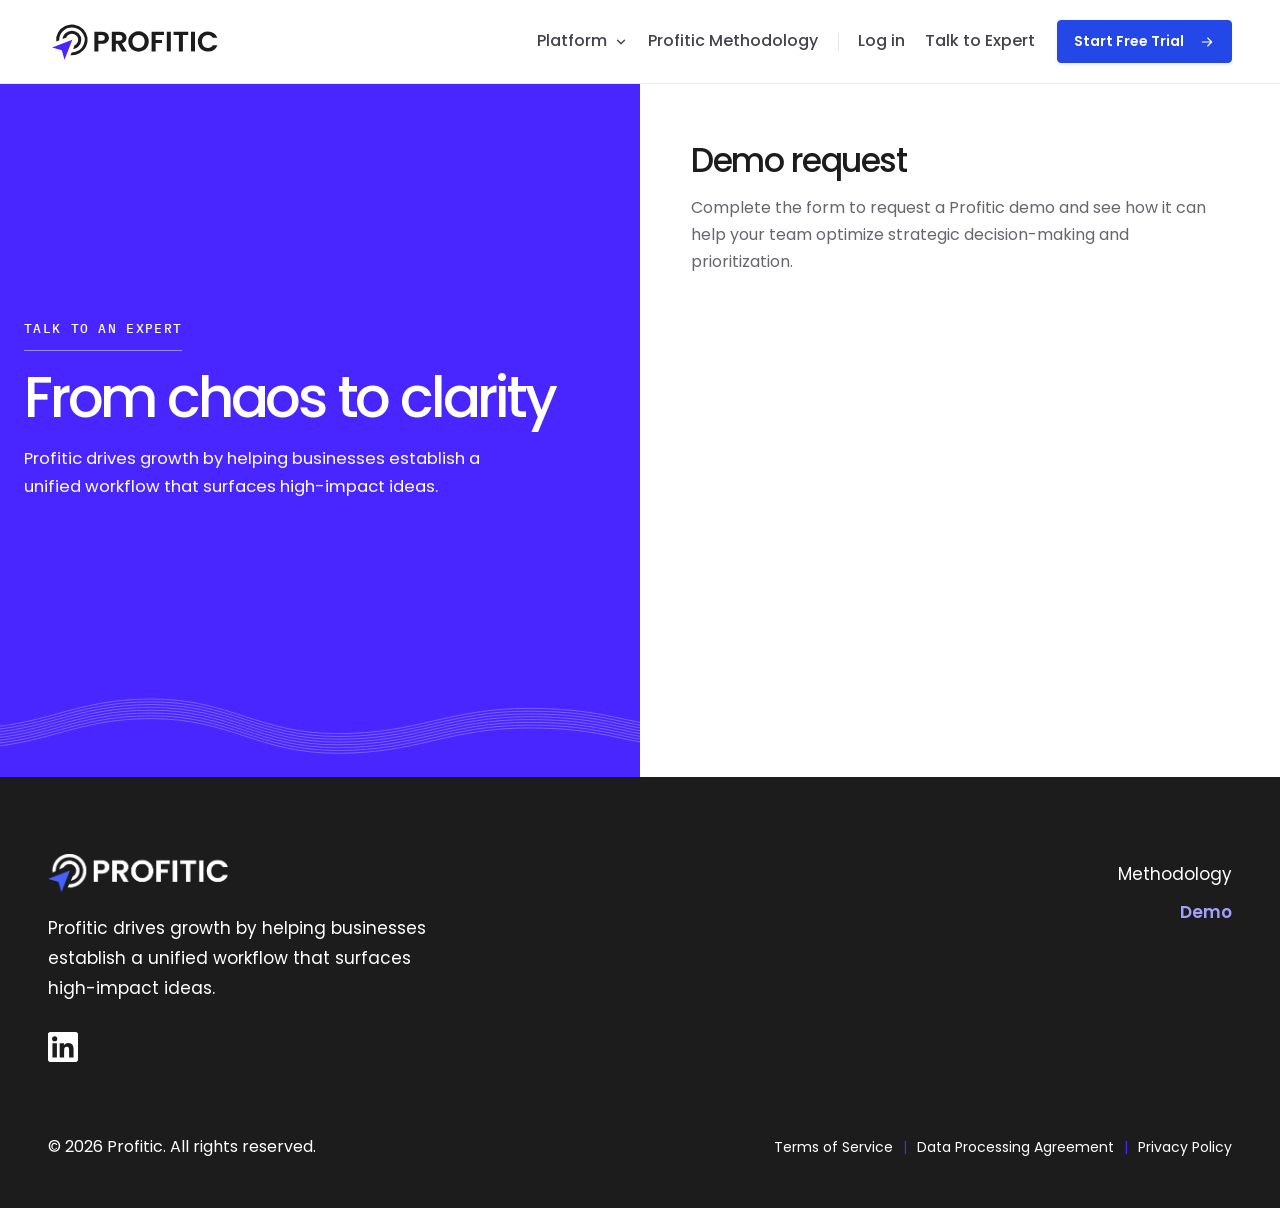
<file: see-a-demo.html>
<!doctype html>
<html lang="en">
<head>
<meta charset="utf-8">
<!-- Google tag (gtag.js) -->
<script async src="https://www.googletagmanager.com/gtag/js?id=G-1CHJ2WJDCV"></script>
<script>
  window.dataLayer = window.dataLayer || [];
  function gtag(){dataLayer.push(arguments);}
  gtag('js', new Date());

  gtag('config', 'G-1CHJ2WJDCV');
</script>
<script>document.documentElement.classList.add("js")</script>
<meta name="viewport" content="width=device-width, initial-scale=1">
<meta name="theme-color" content="#4925ff">
<title>See a Demo - Profitic</title>
<meta name="description" content="Complete the form to request a Profitic demo and see how it can help your team optimize strategic decision-making and prioritization.">
<link rel="canonical" href="https://profitic.com/see-a-demo">
<meta name="robots" content="index, follow, max-image-preview:large">
<meta property="og:locale" content="en_US">
<meta property="og:type" content="website">
<meta property="og:site_name" content="Profitic">
<meta property="og:title" content="See a Demo - Profitic">
<meta property="og:description" content="Complete the form to request a Profitic demo and see how it can help your team optimize strategic decision-making and prioritization.">
<meta property="og:url" content="https://profitic.com/see-a-demo">
<meta property="og:image" content="https://profitic.com/assets/img/hartigen-story.jpg">
<meta name="twitter:card" content="summary_large_image">
<meta name="twitter:title" content="See a Demo - Profitic">
<meta name="twitter:description" content="Complete the form to request a Profitic demo and see how it can help your team optimize strategic decision-making and prioritization.">
<meta name="twitter:image" content="https://profitic.com/assets/img/hartigen-story.jpg">
<meta property="og:image:alt" content="Profitic">
<link rel="icon" type="image/svg+xml" href="assets/img/favicon.svg">
<link rel="apple-touch-icon" href="assets/img/favicon.png">
<link rel="preconnect" href="https://fonts.googleapis.com">
<link rel="preconnect" href="https://fonts.gstatic.com" crossorigin>
<link href="https://fonts.googleapis.com/css2?family=IBM+Plex+Mono:wght@400;500&family=Poppins:wght@400;500;600&display=swap" rel="stylesheet">
<link rel="stylesheet" href="assets/css/style.css">
<script type="application/ld+json">{"@context": "https://schema.org", "@graph": [{"@type": "Organization", "@id": "https://profitic.com/#organization", "name": "Profitic", "legalName": "Profitic, Inc.", "url": "https://profitic.com/", "logo": "https://profitic.com/assets/img/logo-profitic.svg", "email": "privacy@profitic.com", "description": "Profitic is a product portfolio planning platform that helps teams collect ideas, score them, model their business case, prioritize what to build, and track execution against growth goals.", "address": {"@type": "PostalAddress", "streetAddress": "3420 W. Lake Sammamish Pkwy SE", "addressLocality": "Bellevue", "addressRegion": "WA", "postalCode": "98008", "addressCountry": "US"}, "sameAs": ["https://www.linkedin.com/company/profitic-ai/"]}, {"@type": "WebSite", "@id": "https://profitic.com/#website", "url": "https://profitic.com/", "name": "Profitic", "publisher": {"@id": "https://profitic.com/#organization"}, "inLanguage": "en-US"}, {"@type": "ContactPage", "@id": "https://profitic.com/see-a-demo#webpage", "url": "https://profitic.com/see-a-demo", "name": "Talk to an expert", "description": "Request a Profitic demo.", "isPartOf": {"@id": "https://profitic.com/#website"}, "about": {"@id": "https://profitic.com/#organization"}, "inLanguage": "en-US"}, {"@type": "BreadcrumbList", "itemListElement": [{"@type": "ListItem", "position": 1, "name": "Home", "item": "https://profitic.com/"}, {"@type": "ListItem", "position": 2, "name": "See a Demo", "item": "https://profitic.com/see-a-demo"}]}]}</script>

<!-- Start of HubSpot Embed Code -->
<script type="text/javascript" id="hs-script-loader" async defer src="https://js-na2.hs-scripts.com/242087374.js"></script>
<!-- End of HubSpot Embed Code -->
<style>
/* Demo: reserve space while the HubSpot form loads */
.hs-form-frame{min-height:420px}
</style>
</head>
<body>
  <a class="skip-link" href="#main">Skip to content</a>
  <svg class="icon-library" xmlns="http://www.w3.org/2000/svg" aria-hidden="true">
    <symbol id="i-arrow" viewBox="0 0 24 24"><path d="M5 12h14m-6-6 6 6-6 6"/></symbol>
    <symbol id="i-spark" viewBox="0 0 24 24"><path d="m12 3 2.8 6.2L21 12l-6.2 2.8L12 21l-2.8-6.2L3 12l6.2-2.8L12 3Z"/></symbol>
    <symbol id="i-target" viewBox="0 0 24 24"><circle cx="12" cy="12" r="9"/><circle cx="12" cy="12" r="5"/><circle cx="12" cy="12" r="1"/></symbol>
    <symbol id="i-chart" viewBox="0 0 24 24"><path d="M4 4v16h16M8 14l4-4 4 2 5-7m-5 0h5v5"/></symbol>
    <symbol id="i-check" viewBox="0 0 24 24"><path d="m5 12 4 4L19 6"/></symbol>
    <symbol id="i-connect" viewBox="0 0 24 24"><path d="m8 8 8 8M9 4H4v5m11 11h5v-5M4 4l5 5m11 11-5-5M15 4h5v5M4 15v5h5m11-16-6 6M4 20l6-6"/></symbol>
    <symbol id="i-stack" viewBox="0 0 24 24"><path d="m3 7 9-4 9 4-9 4-9-4Zm0 5 9 4 9-4M3 17l9 4 9-4"/></symbol>
    <symbol id="i-clock" viewBox="0 0 24 24"><circle cx="12" cy="12" r="9"/><path d="M12 7v5l3 2"/></symbol>
    <symbol id="i-x" viewBox="0 0 24 24"><path d="m6 6 12 12M18 6 6 18"/></symbol>
    <symbol id="i-message" viewBox="0 0 24 24"><path d="M21 11a8 8 0 0 1-8 8H6l-4 3V11a9 9 0 0 1 19 0ZM7 9h9M7 13h6"/></symbol>
    <symbol id="i-support" viewBox="0 0 24 24"><path d="M4 12V9a8 8 0 0 1 16 0v3M4 11H2v7h4v-7Zm16 0h2v7h-4v-7Zm0 7v2l-6 2"/></symbol>
    <symbol id="i-trend" viewBox="0 0 24 24"><path d="m3 17 6-6 4 4L21 6m-7 0h7v7"/></symbol>
    <symbol id="i-bulb" viewBox="0 0 24 24"><path d="M8 18h8m-7 3h6M8 15c0-3-3-3-3-7a7 7 0 0 1 14 0c0 4-3 4-3 7Z"/></symbol>
    <symbol id="i-loop" viewBox="0 0 24 24"><path d="M4 8a8 8 0 0 1 14-2l3 3M21 3v6h-6M20 16A8 8 0 0 1 6 18l-3-3M3 21v-6h6"/></symbol>
  </svg>

  <header class="site-header">
    <div class="nav-wrap container">
      <a class="brand" href="./" aria-label="Profitic home"><img src="assets/img/logo-profitic.svg" alt="Profitic" width="142" height="34"></a>
      <button class="nav-toggle" type="button" aria-label="Open navigation" aria-controls="header-navigation" aria-expanded="false">
        <svg width="20" height="20" viewBox="0 0 24 24" fill="none" stroke="currentColor" stroke-width="1.7" stroke-linecap="round" aria-hidden="true"><path class="hamburger-glyph" d="M3 6h18M3 12h18M3 18h18"/><path class="close-glyph" d="m5 5 14 14M19 5 5 19"/></svg>
      </button>
      <nav id="header-navigation" class="primary-nav" aria-label="Main navigation">
        <details class="platform-nav">
          <summary>Platform <svg width="14" height="14" viewBox="0 0 16 16" aria-hidden="true"><path d="m4 6 4 4 4-4" fill="none" stroke="currentColor" stroke-width="1.6" stroke-linecap="round" stroke-linejoin="round"/></svg></summary>
          <ul class="platform-links">
            <li><a href="./#idea-intake"><svg class="icon" aria-hidden="true"><use href="#i-spark"/></svg>Idea Collection</a></li>
            <li><a href="./#business-impact"><svg class="icon" aria-hidden="true"><use href="#i-chart"/></svg>Value Modeling</a></li>
            <li><a href="./#prioritization"><svg class="icon" aria-hidden="true"><use href="#i-target"/></svg>Project Prioritization</a></li>
            <li><a href="./#strategy-execution"><svg class="icon" aria-hidden="true"><use href="#i-check"/></svg>Product Execution</a></li>
            <li><a href="./#reporting"><svg class="icon" aria-hidden="true"><use href="#i-stack"/></svg>Portfolio Management</a></li>
            <li><a href="./#reporting"><svg class="icon" viewBox="0 0 24 24" aria-hidden="true"><path d="M5 3h9l5 5v13H5zM14 3v5h5M8 17v-3m4 3v-6m4 6v-4"/></svg>Leadership Reporting</a></li>
          </ul>
        </details>
        <a class="header-link" href="profitic-methodology">Profitic Methodology</a>
        <a class="header-link header-login" href="https://app.profitic.com/">Log in</a>
        <a class="header-link" href="see-a-demo" aria-current="page">Talk to Expert</a>
      </nav>
      <a class="button button-small cta-trial" href="idea-collection-free-trial-form">Start Free Trial <svg class="icon" aria-hidden="true"><use href="#i-arrow"/></svg></a>
    </div>
  </header>

  <main id="main">
    <section class="split-panel" aria-labelledby="page-title">
      <div class="split-panel-copy">
        <div>
          <span class="kicker">Talk to an expert</span>
          <h1 id="page-title">From chaos to clarity</h1>
          <p>Profitic drives growth by helping businesses establish a unified workflow that surfaces high-impact ideas.</p>
        </div>
        <svg class="hero68-lines" viewBox="0 0 1440 120" preserveAspectRatio="none" aria-hidden="true" focusable="false"><g fill="none" stroke="currentColor" stroke-width="1" stroke-linecap="round"><path d="M-80 56 C100 56 160 12 340 12 S580 64 760 64 S1010 26 1190 26 S1410 52 1520 52" vector-effect="non-scaling-stroke"/><path d="M-80 60.2 C100 60.2 160 16.2 340 16.2 S580 68.2 760 68.2 S1010 30.2 1190 30.2 S1410 56.2 1520 56.2" vector-effect="non-scaling-stroke"/><path d="M-80 64.4 C100 64.4 160 20.4 340 20.4 S580 72.4 760 72.4 S1010 34.4 1190 34.4 S1410 60.4 1520 60.4" vector-effect="non-scaling-stroke"/><path d="M-80 68.6 C100 68.6 160 24.6 340 24.6 S580 76.6 760 76.6 S1010 38.6 1190 38.6 S1410 64.6 1520 64.6" vector-effect="non-scaling-stroke"/><path d="M-80 72.8 C100 72.8 160 28.8 340 28.8 S580 80.8 760 80.8 S1010 42.8 1190 42.8 S1410 68.8 1520 68.8" vector-effect="non-scaling-stroke"/><path d="M-80 77 C100 77 160 33 340 33 S580 85 760 85 S1010 47 1190 47 S1410 73 1520 73" vector-effect="non-scaling-stroke"/><path d="M-80 81.2 C100 81.2 160 37.2 340 37.2 S580 89.2 760 89.2 S1010 51.2 1190 51.2 S1410 77.2 1520 77.2" vector-effect="non-scaling-stroke"/><path d="M-80 85.4 C100 85.4 160 41.4 340 41.4 S580 93.4 760 93.4 S1010 55.4 1190 55.4 S1410 81.4 1520 81.4" vector-effect="non-scaling-stroke"/></g></svg>
      </div>
      <div class="split-panel-body">
        <div class="inner">
          <h2>Demo request</h2>
          <p>Complete the form to request a Profitic demo and see how it can help your team optimize strategic decision-making and prioritization.</p>
          <script src="https://js-na2.hsforms.net/forms/embed/242087374.js" defer></script>
          <div class="hs-form-frame" data-region="na2" data-form-id="6fe86e9e-3e9a-4f5c-bc5d-79de88cf0326" data-portal-id="242087374"></div>
          <noscript><p>Please enable JavaScript to load the demo request form.</p></noscript>
        </div>
      </div>
    </section>
  </main>

  <footer class="site-footer">
    <div class="container">
      <div class="footer-top">
        <div class="footer-about">
          <a class="footer-brand" href="./" aria-label="Profitic home"><img src="assets/img/logo-profitic-white.png" alt="Profitic" width="750" height="161"></a>
          <p>Profitic drives growth by helping businesses establish a unified workflow that surfaces high-impact ideas.</p>
          <a class="footer-social" href="https://www.linkedin.com/company/profitic-ai/" target="_blank" rel="noopener" aria-label="Profitic on LinkedIn">
            <svg viewBox="0 0 24 24" fill="currentColor" aria-hidden="true"><path d="M20.45 20.45h-3.56v-5.57c0-1.33-.02-3.04-1.85-3.04-1.85 0-2.14 1.45-2.14 2.94v5.67H9.35V9h3.41v1.56h.05c.48-.9 1.64-1.85 3.37-1.85 3.6 0 4.27 2.37 4.27 5.46v6.28zM5.34 7.43a2.06 2.06 0 1 1 0-4.13 2.06 2.06 0 0 1 0 4.13zM7.12 20.45H3.56V9h3.56v11.45zM22.22 0H1.77C.79 0 0 .77 0 1.73v20.54C0 23.23.79 24 1.77 24h20.45c.98 0 1.78-.77 1.78-1.73V1.73C24 .77 23.2 0 22.22 0z"/></svg>
          </a>
        </div>
        <ul class="footer-links">
          <li><a href="profitic-methodology">Methodology</a></li>
          <li><a class="footer-links-accent" href="see-a-demo">Demo</a></li>
        </ul>
      </div>
      <div class="footer-bottom">
        <small>&copy; <span data-year>2026</span> Profitic. All rights reserved.</small>
        <nav class="footer-legal" aria-label="Legal">
          <a href="terms-of-service">Terms of Service</a>
          <a href="dpa">Data Processing Agreement</a>
          <a href="privacy-policy">Privacy Policy</a>
        </nav>
      </div>
    </div>
  </footer>
<script src="assets/js/main.js" defer></script>
</body>
</html>
</file>
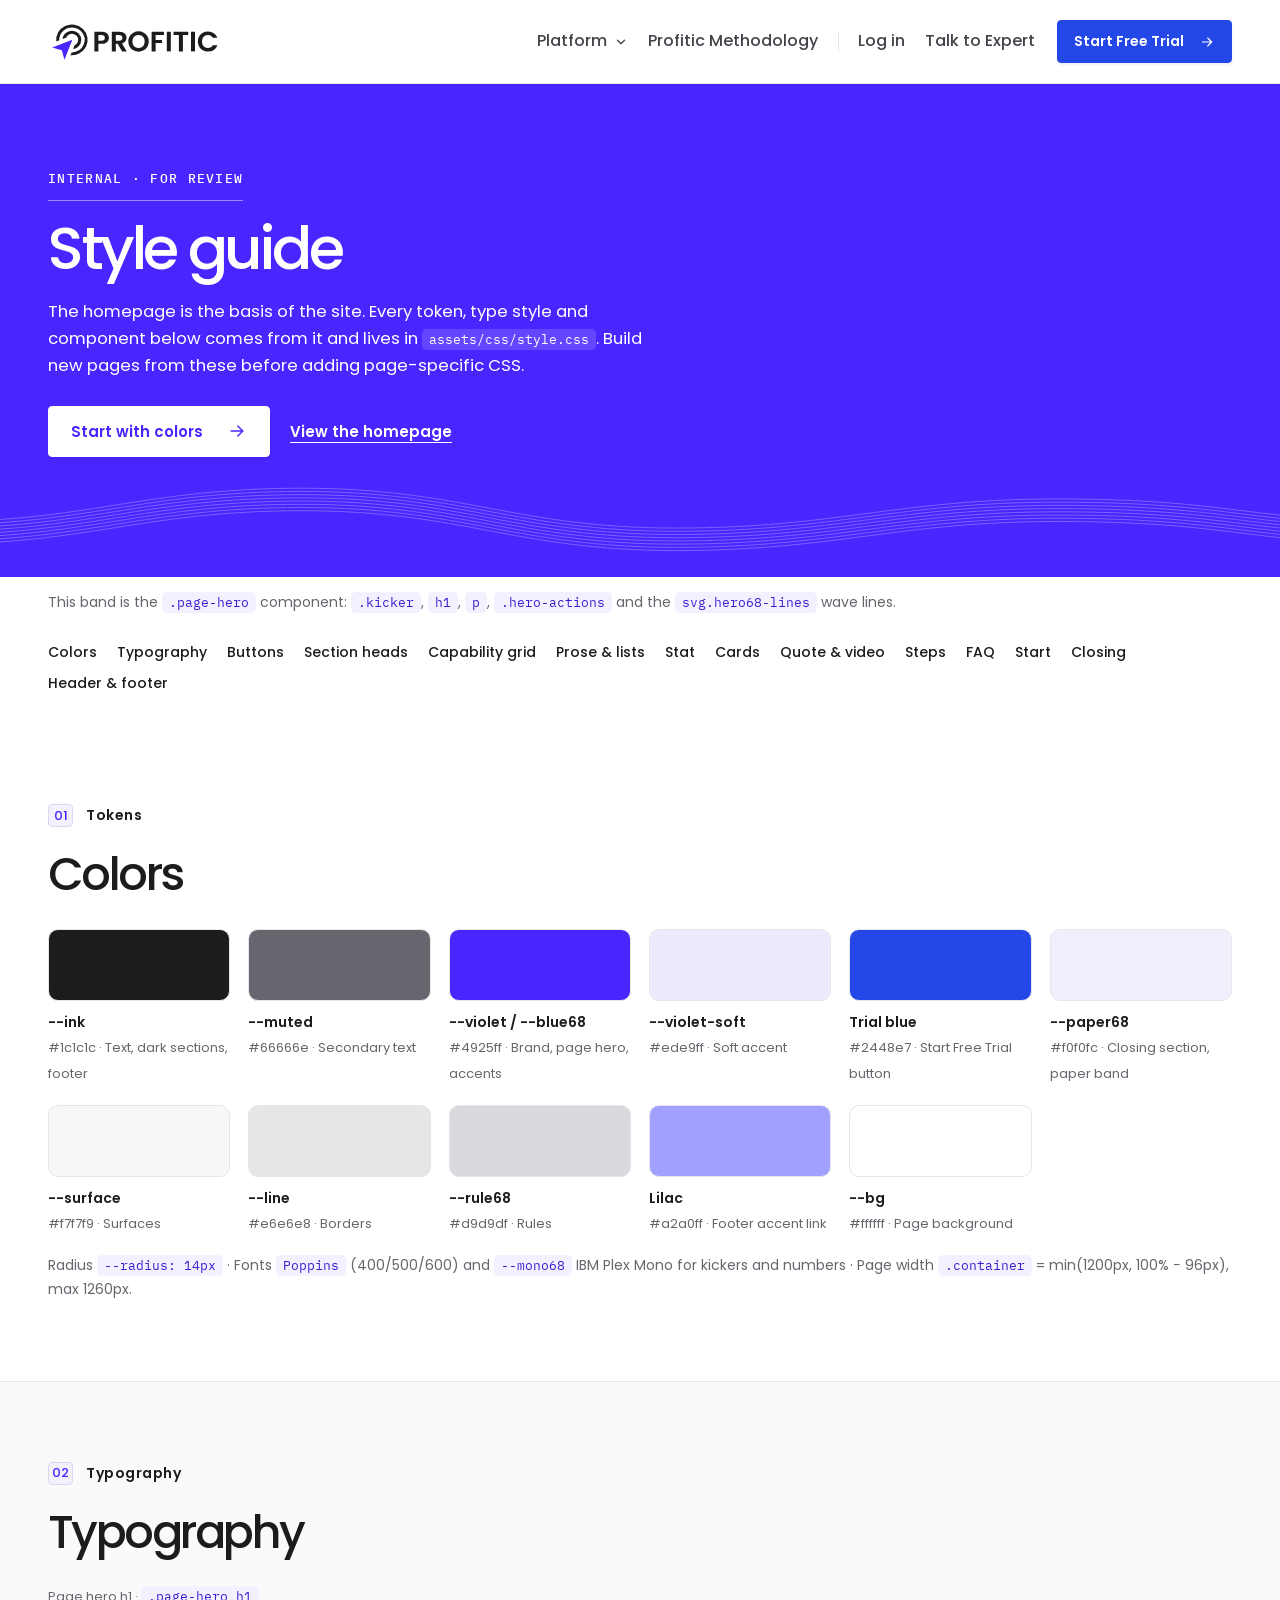
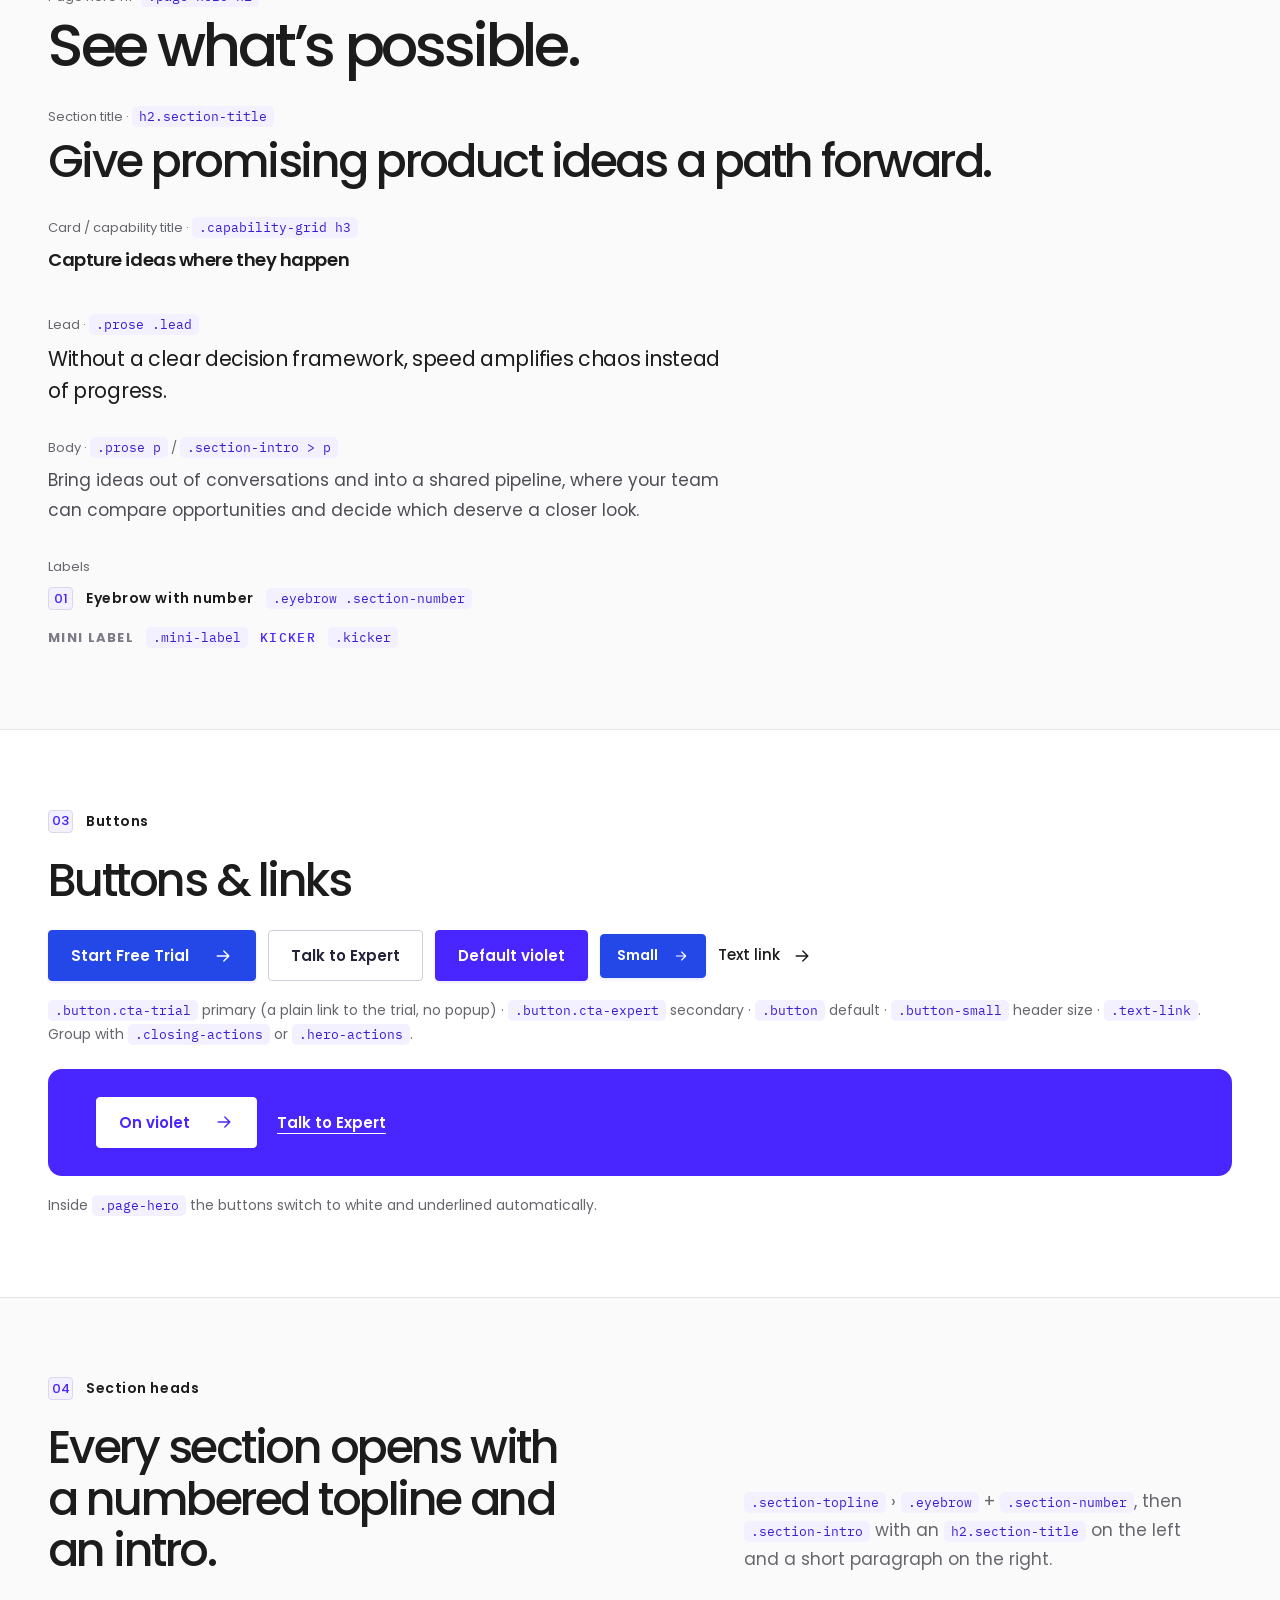
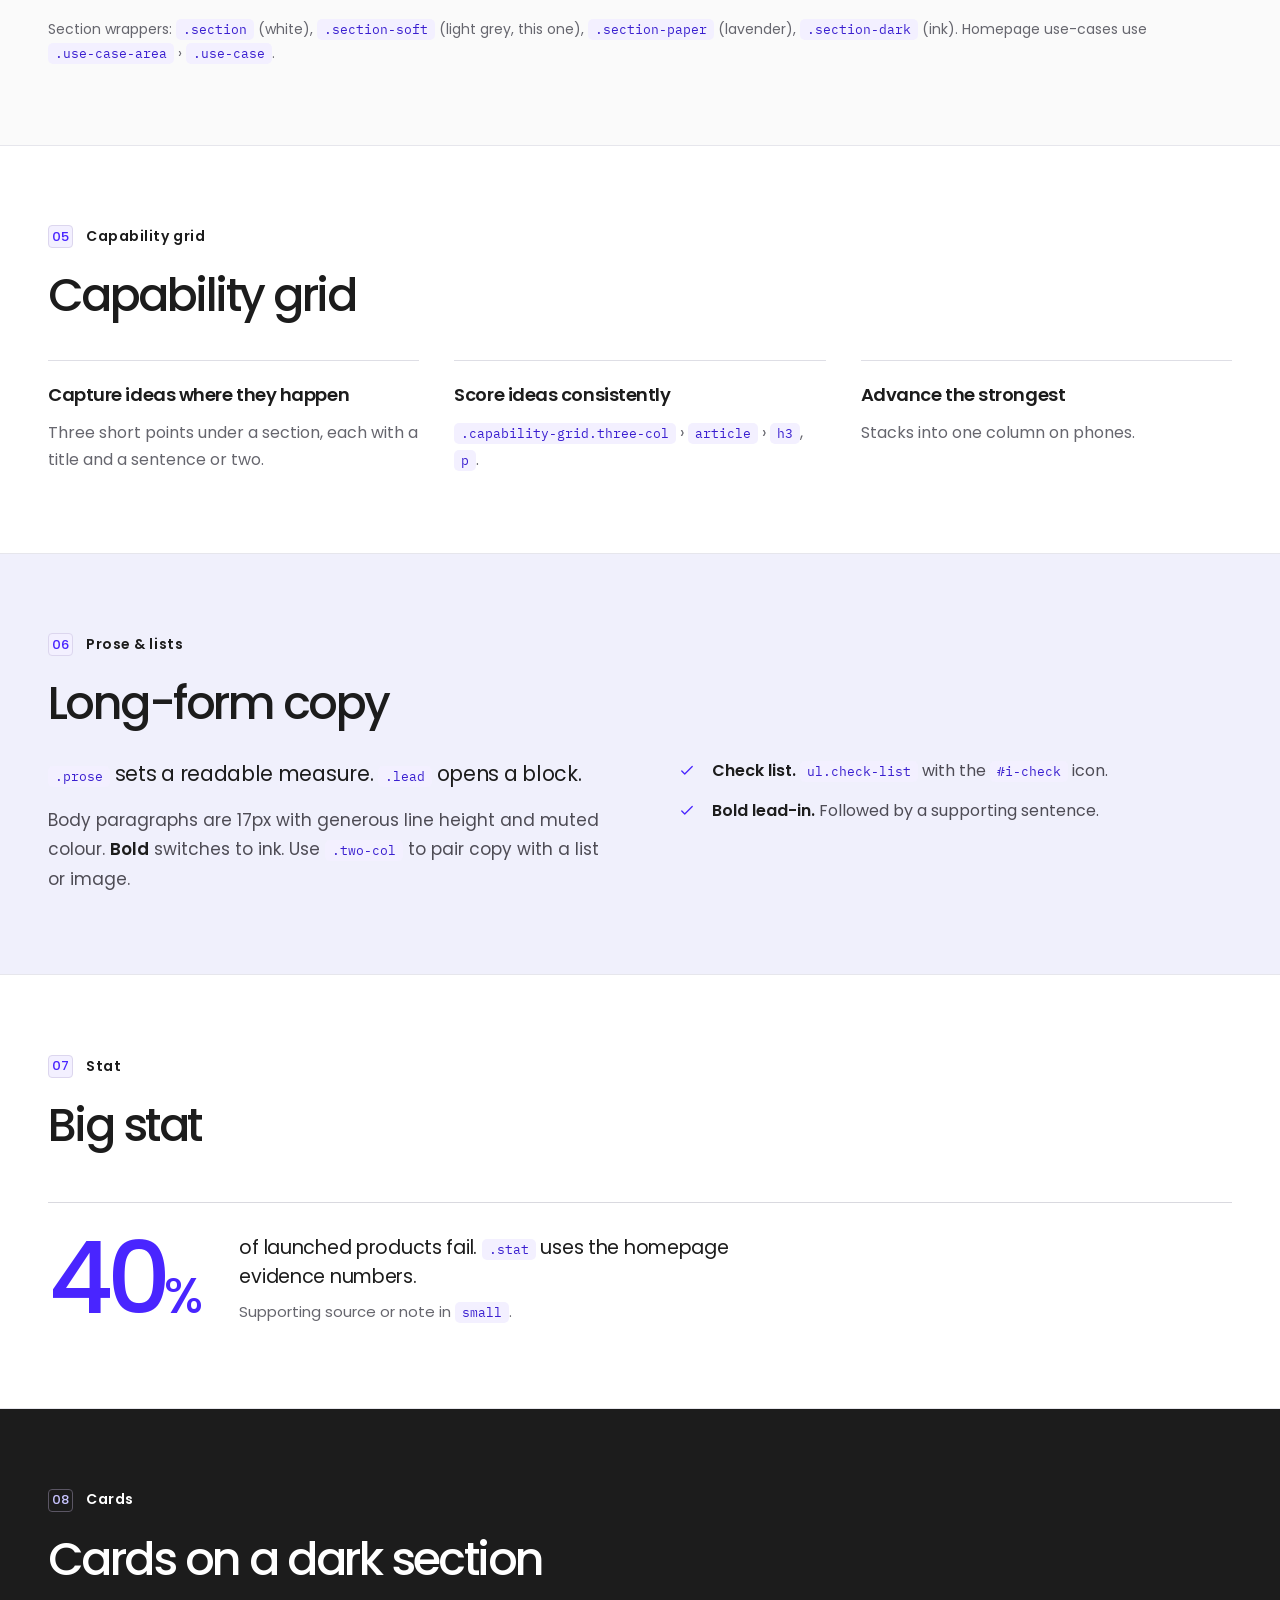
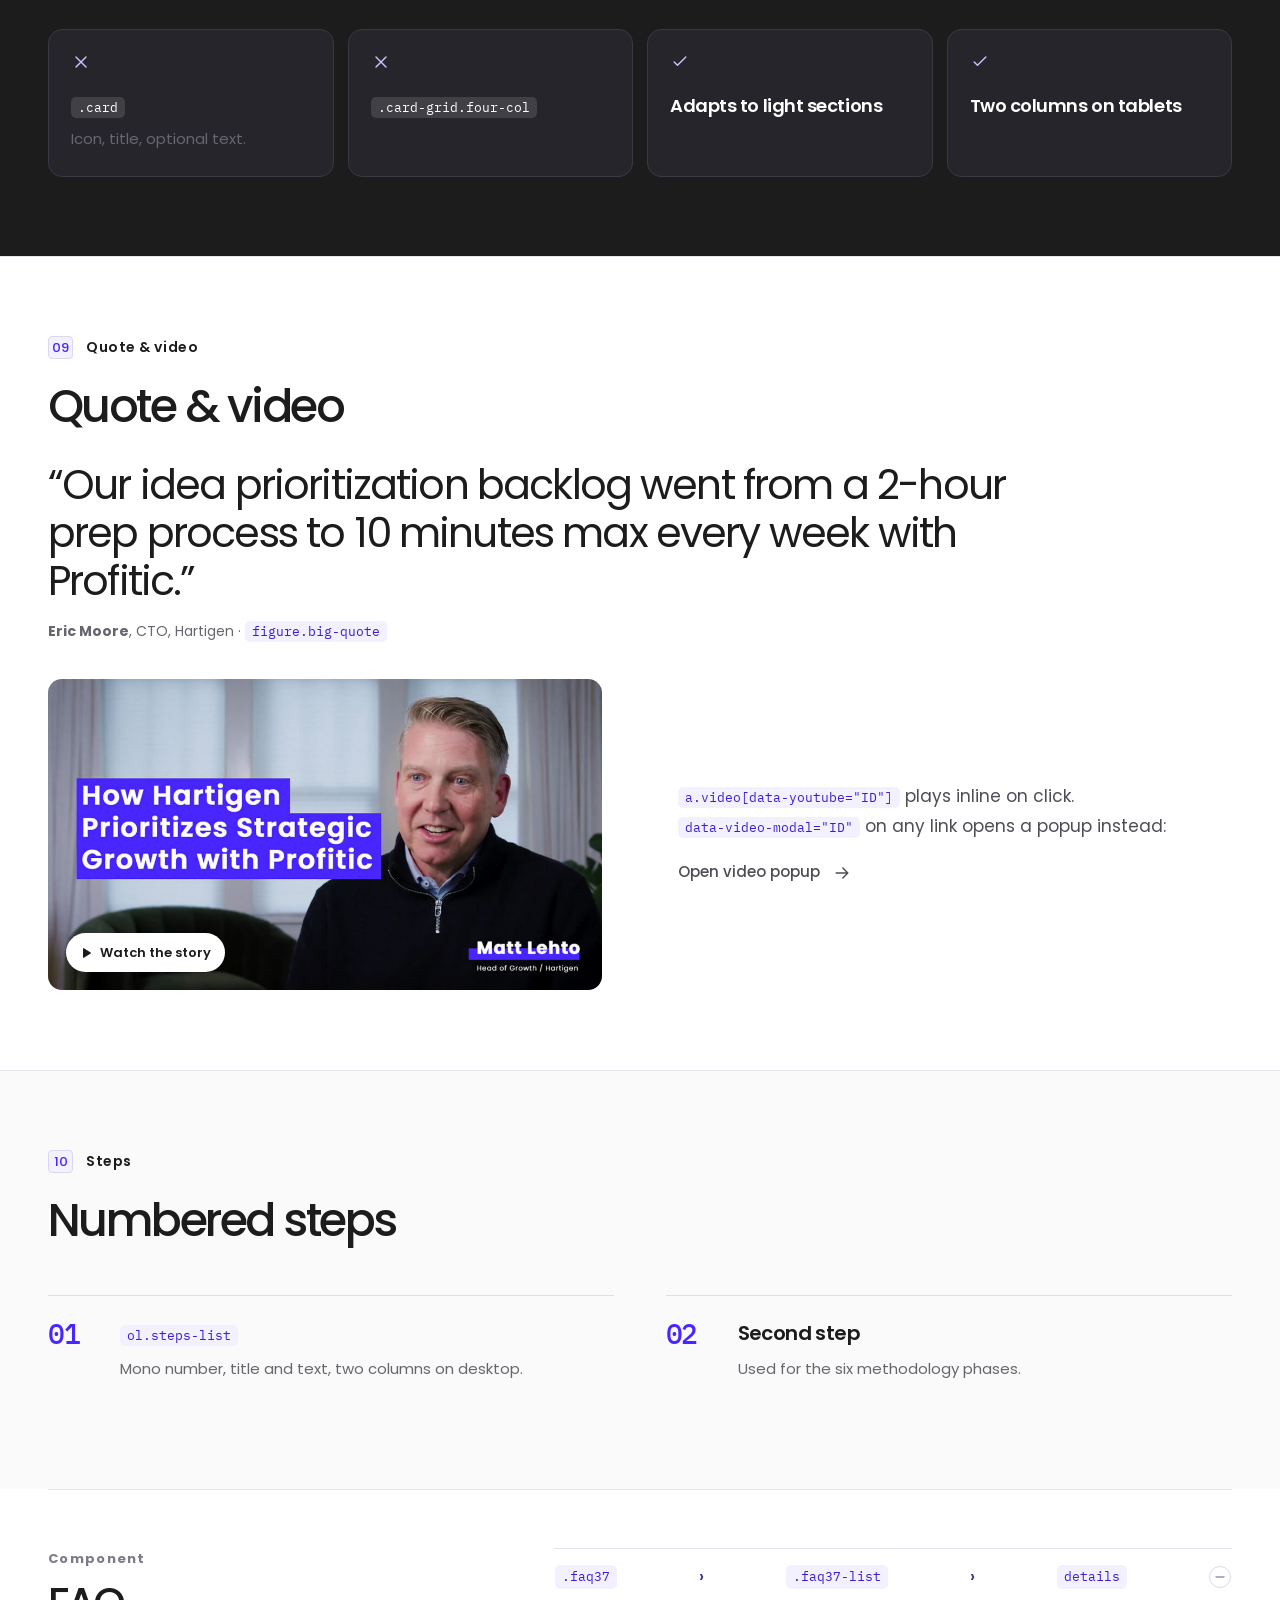
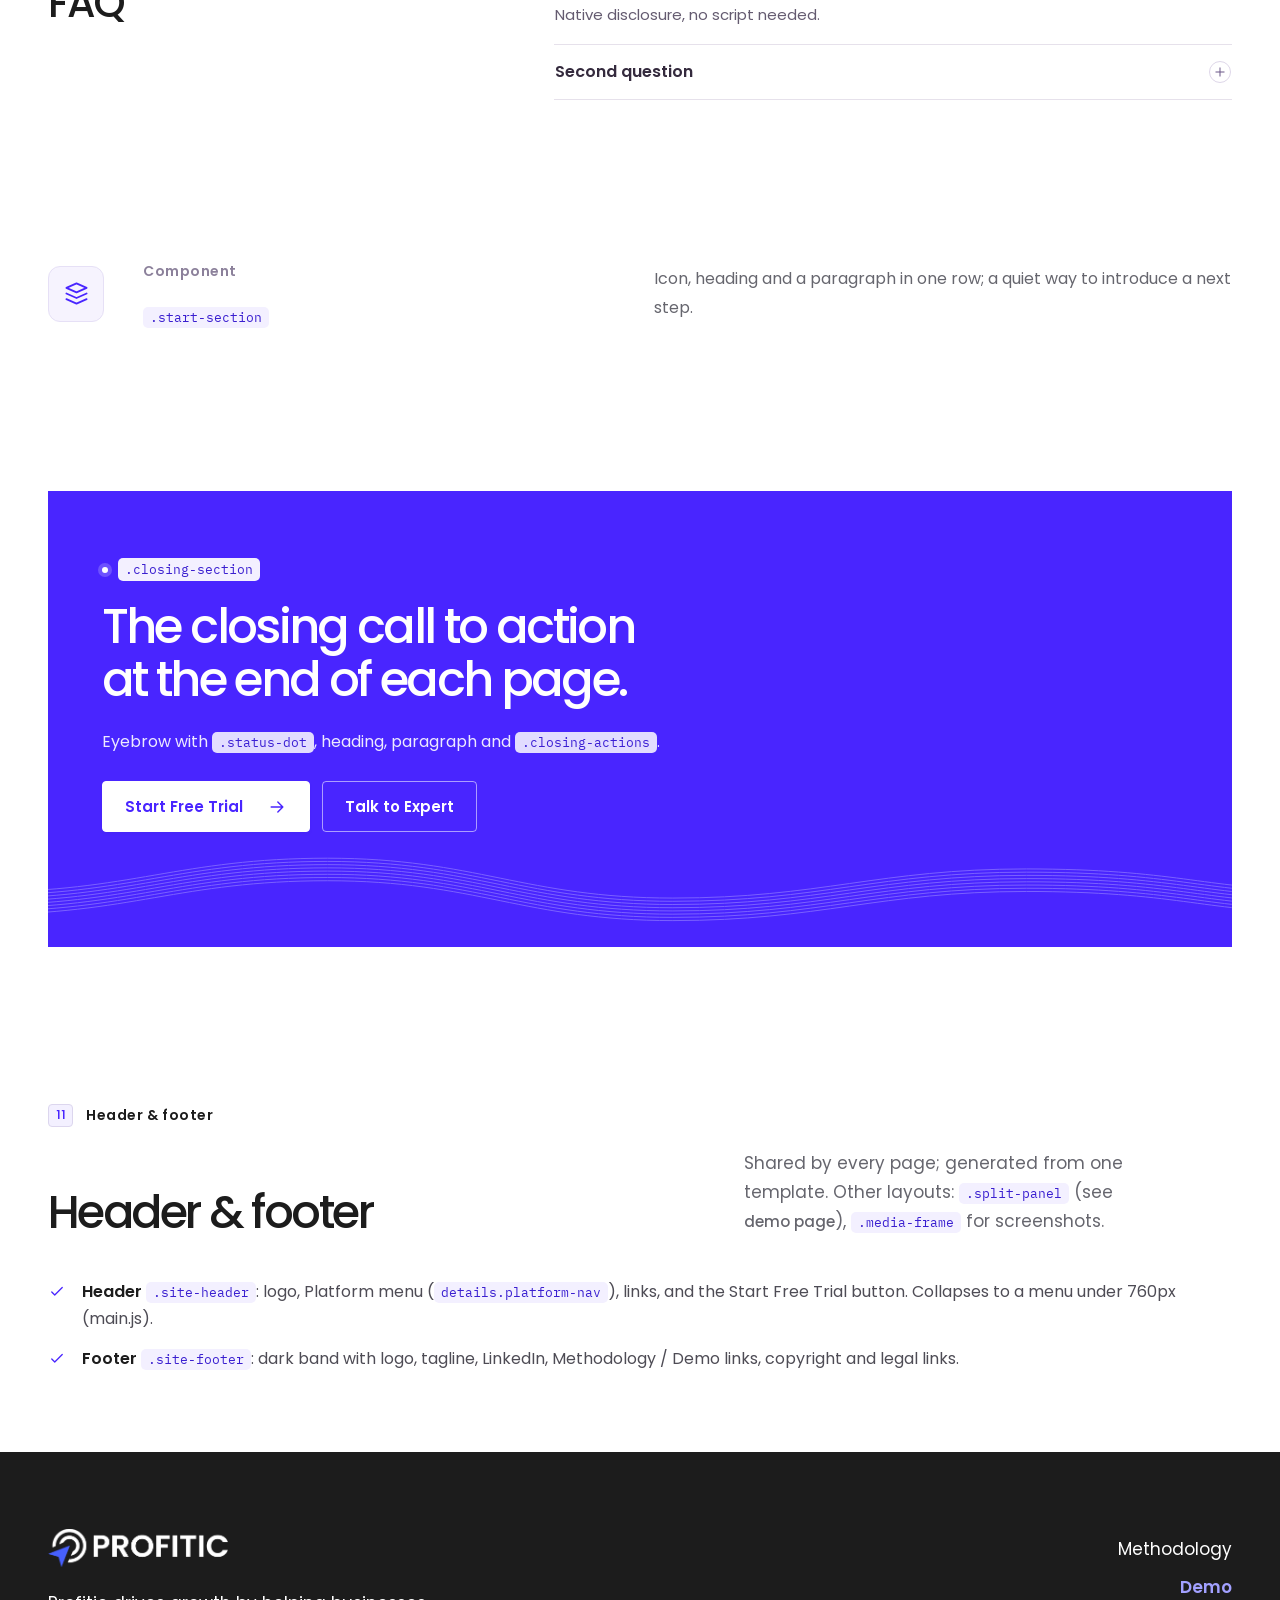
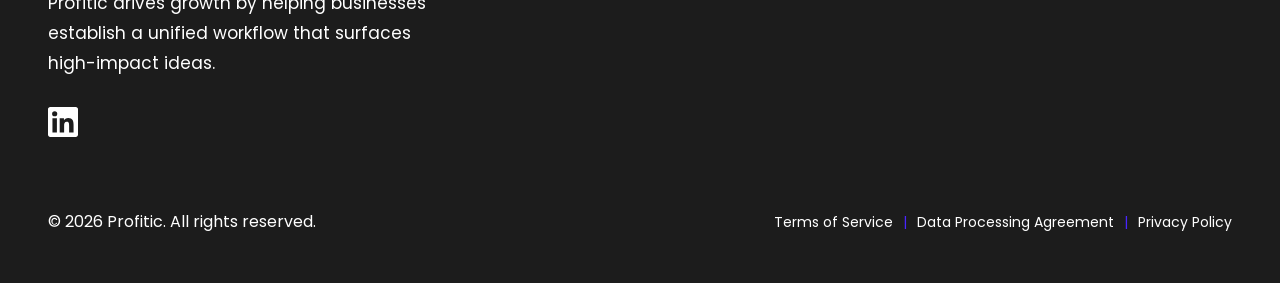
<file: style-guide.html>
<!doctype html>
<html lang="en">
<head>
<meta charset="utf-8">
<!-- Google tag (gtag.js) -->
<script async src="https://www.googletagmanager.com/gtag/js?id=G-1CHJ2WJDCV"></script>
<script>
  window.dataLayer = window.dataLayer || [];
  function gtag(){dataLayer.push(arguments);}
  gtag('js', new Date());

  gtag('config', 'G-1CHJ2WJDCV');
</script>
<script>document.documentElement.classList.add("js")</script>
<meta name="viewport" content="width=device-width, initial-scale=1">
<meta name="theme-color" content="#4925ff">
<title>Style Guide - Profitic</title>
<meta name="description" content="Profitic site style guide (internal).">
<link rel="canonical" href="https://profitic.com/style-guide">
<meta name="robots" content="noindex, nofollow">
<meta property="og:locale" content="en_US">
<meta property="og:type" content="website">
<meta property="og:site_name" content="Profitic">
<meta property="og:title" content="Style Guide - Profitic">
<meta property="og:description" content="Profitic site style guide (internal).">
<meta property="og:url" content="https://profitic.com/style-guide">
<meta property="og:image" content="https://profitic.com/assets/img/hartigen-story.jpg">
<meta name="twitter:card" content="summary_large_image">
<meta name="twitter:title" content="Style Guide - Profitic">
<meta name="twitter:description" content="Profitic site style guide (internal).">
<meta name="twitter:image" content="https://profitic.com/assets/img/hartigen-story.jpg">
<meta property="og:image:alt" content="Profitic">
<link rel="icon" type="image/svg+xml" href="assets/img/favicon.svg">
<link rel="apple-touch-icon" href="assets/img/favicon.png">
<link rel="preconnect" href="https://fonts.googleapis.com">
<link rel="preconnect" href="https://fonts.gstatic.com" crossorigin>
<link href="https://fonts.googleapis.com/css2?family=IBM+Plex+Mono:wght@400;500&family=Poppins:wght@400;500;600&display=swap" rel="stylesheet">
<link rel="stylesheet" href="assets/css/style.css">
<script type="application/ld+json">{"@context": "https://schema.org", "@graph": [{"@type": "Organization", "@id": "https://profitic.com/#organization", "name": "Profitic", "legalName": "Profitic, Inc.", "url": "https://profitic.com/", "logo": "https://profitic.com/assets/img/logo-profitic.svg", "email": "privacy@profitic.com", "description": "Profitic is a product portfolio planning platform that helps teams collect ideas, score them, model their business case, prioritize what to build, and track execution against growth goals.", "address": {"@type": "PostalAddress", "streetAddress": "3420 W. Lake Sammamish Pkwy SE", "addressLocality": "Bellevue", "addressRegion": "WA", "postalCode": "98008", "addressCountry": "US"}, "sameAs": ["https://www.linkedin.com/company/profitic-ai/"]}, {"@type": "WebSite", "@id": "https://profitic.com/#website", "url": "https://profitic.com/", "name": "Profitic", "publisher": {"@id": "https://profitic.com/#organization"}, "inLanguage": "en-US"}, {"@type": "WebPage", "@id": "https://profitic.com/style-guide#webpage", "url": "https://profitic.com/style-guide", "name": "Style Guide - Profitic", "description": "Profitic site style guide (internal).", "isPartOf": {"@id": "https://profitic.com/#website"}, "about": {"@id": "https://profitic.com/#organization"}, "inLanguage": "en-US"}]}</script>

<!-- Start of HubSpot Embed Code -->
<script type="text/javascript" id="hs-script-loader" async defer src="https://js-na2.hs-scripts.com/242087374.js"></script>
<!-- End of HubSpot Embed Code -->
<style>
/* Style guide: page-specific styles */
.sg .sg-code{font:13px/1.5 var(--mono68);background:#f3f0ff;color:#3a1fd0;padding:2px 7px;border-radius:5px;white-space:nowrap;letter-spacing:0}
.sg .section-dark .sg-code{background:#ffffff1f;color:#fff}
.sg .page-hero .sg-code{background:#ffffff26;color:#fff}
.sg .sg-note{font-size:14px;color:var(--muted);margin-top:18px;line-height:1.7}
.sg .sg-toc{display:flex;flex-wrap:wrap;gap:8px 20px;padding:26px 0 30px;font-size:14px;font-weight:500}
.sg .sg-toc a:hover{color:var(--violet)}
.sg .sg-swatches{display:grid;grid-template-columns:repeat(auto-fill,minmax(170px,1fr));gap:18px;margin-top:28px}
.sg .sg-swatch span{display:block;height:72px;border-radius:10px;border:1px solid var(--line);margin-bottom:10px}
.sg .sg-swatch strong{display:block;font-size:14px;font-weight:550}
.sg .sg-swatch small{font-size:13px;color:var(--muted)}
.sg .sg-type{display:grid;gap:30px;margin-top:28px}
.sg .sg-label{display:block;font-size:13px;color:var(--muted);margin-bottom:8px}
.sg .sg-h1{font-size:max(13px,clamp(40px,4.65vw,73px));line-height:1.02;letter-spacing:-.057em;font-weight:500}
.sg .sg-demo{margin-top:22px;border-radius:var(--radius)}
</style>
</head>
<body>
  <a class="skip-link" href="#main">Skip to content</a>
  <svg class="icon-library" xmlns="http://www.w3.org/2000/svg" aria-hidden="true">
    <symbol id="i-arrow" viewBox="0 0 24 24"><path d="M5 12h14m-6-6 6 6-6 6"/></symbol>
    <symbol id="i-spark" viewBox="0 0 24 24"><path d="m12 3 2.8 6.2L21 12l-6.2 2.8L12 21l-2.8-6.2L3 12l6.2-2.8L12 3Z"/></symbol>
    <symbol id="i-target" viewBox="0 0 24 24"><circle cx="12" cy="12" r="9"/><circle cx="12" cy="12" r="5"/><circle cx="12" cy="12" r="1"/></symbol>
    <symbol id="i-chart" viewBox="0 0 24 24"><path d="M4 4v16h16M8 14l4-4 4 2 5-7m-5 0h5v5"/></symbol>
    <symbol id="i-check" viewBox="0 0 24 24"><path d="m5 12 4 4L19 6"/></symbol>
    <symbol id="i-connect" viewBox="0 0 24 24"><path d="m8 8 8 8M9 4H4v5m11 11h5v-5M4 4l5 5m11 11-5-5M15 4h5v5M4 15v5h5m11-16-6 6M4 20l6-6"/></symbol>
    <symbol id="i-stack" viewBox="0 0 24 24"><path d="m3 7 9-4 9 4-9 4-9-4Zm0 5 9 4 9-4M3 17l9 4 9-4"/></symbol>
    <symbol id="i-clock" viewBox="0 0 24 24"><circle cx="12" cy="12" r="9"/><path d="M12 7v5l3 2"/></symbol>
    <symbol id="i-x" viewBox="0 0 24 24"><path d="m6 6 12 12M18 6 6 18"/></symbol>
    <symbol id="i-message" viewBox="0 0 24 24"><path d="M21 11a8 8 0 0 1-8 8H6l-4 3V11a9 9 0 0 1 19 0ZM7 9h9M7 13h6"/></symbol>
    <symbol id="i-support" viewBox="0 0 24 24"><path d="M4 12V9a8 8 0 0 1 16 0v3M4 11H2v7h4v-7Zm16 0h2v7h-4v-7Zm0 7v2l-6 2"/></symbol>
    <symbol id="i-trend" viewBox="0 0 24 24"><path d="m3 17 6-6 4 4L21 6m-7 0h7v7"/></symbol>
    <symbol id="i-bulb" viewBox="0 0 24 24"><path d="M8 18h8m-7 3h6M8 15c0-3-3-3-3-7a7 7 0 0 1 14 0c0 4-3 4-3 7Z"/></symbol>
    <symbol id="i-loop" viewBox="0 0 24 24"><path d="M4 8a8 8 0 0 1 14-2l3 3M21 3v6h-6M20 16A8 8 0 0 1 6 18l-3-3M3 21v-6h6"/></symbol>
  </svg>

  <header class="site-header">
    <div class="nav-wrap container">
      <a class="brand" href="./" aria-label="Profitic home"><img src="assets/img/logo-profitic.svg" alt="Profitic" width="142" height="34"></a>
      <button class="nav-toggle" type="button" aria-label="Open navigation" aria-controls="header-navigation" aria-expanded="false">
        <svg width="20" height="20" viewBox="0 0 24 24" fill="none" stroke="currentColor" stroke-width="1.7" stroke-linecap="round" aria-hidden="true"><path class="hamburger-glyph" d="M3 6h18M3 12h18M3 18h18"/><path class="close-glyph" d="m5 5 14 14M19 5 5 19"/></svg>
      </button>
      <nav id="header-navigation" class="primary-nav" aria-label="Main navigation">
        <details class="platform-nav">
          <summary>Platform <svg width="14" height="14" viewBox="0 0 16 16" aria-hidden="true"><path d="m4 6 4 4 4-4" fill="none" stroke="currentColor" stroke-width="1.6" stroke-linecap="round" stroke-linejoin="round"/></svg></summary>
          <ul class="platform-links">
            <li><a href="./#idea-intake"><svg class="icon" aria-hidden="true"><use href="#i-spark"/></svg>Idea Collection</a></li>
            <li><a href="./#business-impact"><svg class="icon" aria-hidden="true"><use href="#i-chart"/></svg>Value Modeling</a></li>
            <li><a href="./#prioritization"><svg class="icon" aria-hidden="true"><use href="#i-target"/></svg>Project Prioritization</a></li>
            <li><a href="./#strategy-execution"><svg class="icon" aria-hidden="true"><use href="#i-check"/></svg>Product Execution</a></li>
            <li><a href="./#reporting"><svg class="icon" aria-hidden="true"><use href="#i-stack"/></svg>Portfolio Management</a></li>
            <li><a href="./#reporting"><svg class="icon" viewBox="0 0 24 24" aria-hidden="true"><path d="M5 3h9l5 5v13H5zM14 3v5h5M8 17v-3m4 3v-6m4 6v-4"/></svg>Leadership Reporting</a></li>
          </ul>
        </details>
        <a class="header-link" href="profitic-methodology">Profitic Methodology</a>
        <a class="header-link header-login" href="https://app.profitic.com/">Log in</a>
        <a class="header-link" href="see-a-demo">Talk to Expert</a>
      </nav>
      <a class="button button-small cta-trial" href="idea-collection-free-trial-form">Start Free Trial <svg class="icon" aria-hidden="true"><use href="#i-arrow"/></svg></a>
    </div>
  </header>

  <main id="main" class="sg">
    <section class="page-hero" aria-labelledby="page-title">
      <div class="container">
        <span class="kicker">Internal · for review</span>
        <h1 id="page-title">Style guide</h1>
        <p>The homepage is the basis of the site. Every token, type style and component below comes from it and lives in <code class="sg-code">assets/css/style.css</code>. Build new pages from these before adding page-specific CSS.</p>
        <div class="hero-actions">
          <a class="button cta-trial" href="#colors">Start with colors <svg class="icon" aria-hidden="true"><use href="#i-arrow"/></svg></a>
          <a class="button cta-expert" href="./">View the homepage</a>
        </div>
      </div>
      <svg class="hero68-lines" viewBox="0 0 1440 120" preserveAspectRatio="none" aria-hidden="true" focusable="false"><g fill="none" stroke="currentColor" stroke-width="1" stroke-linecap="round"><path d="M-80 56 C100 56 160 12 340 12 S580 64 760 64 S1010 26 1190 26 S1410 52 1520 52" vector-effect="non-scaling-stroke"/><path d="M-80 60.2 C100 60.2 160 16.2 340 16.2 S580 68.2 760 68.2 S1010 30.2 1190 30.2 S1410 56.2 1520 56.2" vector-effect="non-scaling-stroke"/><path d="M-80 64.4 C100 64.4 160 20.4 340 20.4 S580 72.4 760 72.4 S1010 34.4 1190 34.4 S1410 60.4 1520 60.4" vector-effect="non-scaling-stroke"/><path d="M-80 68.6 C100 68.6 160 24.6 340 24.6 S580 76.6 760 76.6 S1010 38.6 1190 38.6 S1410 64.6 1520 64.6" vector-effect="non-scaling-stroke"/><path d="M-80 72.8 C100 72.8 160 28.8 340 28.8 S580 80.8 760 80.8 S1010 42.8 1190 42.8 S1410 68.8 1520 68.8" vector-effect="non-scaling-stroke"/><path d="M-80 77 C100 77 160 33 340 33 S580 85 760 85 S1010 47 1190 47 S1410 73 1520 73" vector-effect="non-scaling-stroke"/><path d="M-80 81.2 C100 81.2 160 37.2 340 37.2 S580 89.2 760 89.2 S1010 51.2 1190 51.2 S1410 77.2 1520 77.2" vector-effect="non-scaling-stroke"/><path d="M-80 85.4 C100 85.4 160 41.4 340 41.4 S580 93.4 760 93.4 S1010 55.4 1190 55.4 S1410 81.4 1520 81.4" vector-effect="non-scaling-stroke"/></g></svg>
    </section>
    <p class="container sg-note" style="margin-top:14px">This band is the <code class="sg-code">.page-hero</code> component: <code class="sg-code">.kicker</code>, <code class="sg-code">h1</code>, <code class="sg-code">p</code>, <code class="sg-code">.hero-actions</code> and the <code class="sg-code">svg.hero68-lines</code> wave lines.</p>

    <nav class="container sg-toc" aria-label="Style guide sections">
      <a href="#colors">Colors</a><a href="#type">Typography</a><a href="#buttons">Buttons</a><a href="#heads">Section heads</a>
      <a href="#grid">Capability grid</a><a href="#prose">Prose &amp; lists</a><a href="#stat">Stat</a><a href="#cards">Cards</a>
      <a href="#quote">Quote &amp; video</a><a href="#steps">Steps</a><a href="#faq">FAQ</a><a href="#start">Start</a><a href="#closing">Closing</a><a href="#chrome">Header &amp; footer</a>
    </nav>

    <section class="section" id="colors" aria-labelledby="colors-title">
      <div class="container">
        <div class="section-topline"><span class="eyebrow"><span class="section-number">01</span> Tokens</span></div>
        <h2 id="colors-title" class="section-title">Colors</h2>
        <div class="sg-swatches"><div class="sg-swatch"><span style="background:#1c1c1c"></span><strong>--ink</strong><small>#1c1c1c · Text, dark sections, footer</small></div><div class="sg-swatch"><span style="background:#66666e"></span><strong>--muted</strong><small>#66666e · Secondary text</small></div><div class="sg-swatch"><span style="background:#4925ff"></span><strong>--violet / --blue68</strong><small>#4925ff · Brand, page hero, accents</small></div><div class="sg-swatch"><span style="background:#ede9ff"></span><strong>--violet-soft</strong><small>#ede9ff · Soft accent</small></div><div class="sg-swatch"><span style="background:#2448e7"></span><strong>Trial blue</strong><small>#2448e7 · Start Free Trial button</small></div><div class="sg-swatch"><span style="background:#f0f0fc"></span><strong>--paper68</strong><small>#f0f0fc · Closing section, paper band</small></div><div class="sg-swatch"><span style="background:#f7f7f9"></span><strong>--surface</strong><small>#f7f7f9 · Surfaces</small></div><div class="sg-swatch"><span style="background:#e6e6e8"></span><strong>--line</strong><small>#e6e6e8 · Borders</small></div><div class="sg-swatch"><span style="background:#d9d9df"></span><strong>--rule68</strong><small>#d9d9df · Rules</small></div><div class="sg-swatch"><span style="background:#a2a0ff"></span><strong>Lilac</strong><small>#a2a0ff · Footer accent link</small></div><div class="sg-swatch"><span style="background:#ffffff"></span><strong>--bg</strong><small>#ffffff · Page background</small></div></div>
        <p class="sg-note">Radius <code class="sg-code">--radius: 14px</code> · Fonts <code class="sg-code">Poppins</code> (400/500/600) and <code class="sg-code">--mono68</code> IBM Plex Mono for kickers and numbers · Page width <code class="sg-code">.container</code> = min(1200px, 100% − 96px), max 1260px.</p>
      </div>
    </section>

    <section class="section section-soft" id="type" aria-labelledby="type-title">
      <div class="container">
        <div class="section-topline"><span class="eyebrow"><span class="section-number">02</span> Typography</span></div>
        <h2 id="type-title" class="section-title">Typography</h2>
        <div class="sg-type">
          <div><span class="sg-label">Page hero h1 · <code class="sg-code">.page-hero h1</code></span><p class="sg-h1">See what’s possible.</p></div>
          <div><span class="sg-label">Section title · <code class="sg-code">h2.section-title</code></span><h2 class="section-title">Give promising product ideas a path forward.</h2></div>
          <div><span class="sg-label">Card / capability title · <code class="sg-code">.capability-grid h3</code></span><div class="capability-grid" style="margin:0"><article style="border:0;padding:0"><h3>Capture ideas where they happen</h3></article></div></div>
          <div><span class="sg-label">Lead · <code class="sg-code">.prose .lead</code></span><div class="prose"><p class="lead">Without a clear decision framework, speed amplifies chaos instead of progress.</p></div></div>
          <div><span class="sg-label">Body · <code class="sg-code">.prose p</code> / <code class="sg-code">.section-intro &gt; p</code></span><div class="prose"><p>Bring ideas out of conversations and into a shared pipeline, where your team can compare opportunities and decide which deserve a closer look.</p></div></div>
          <div><span class="sg-label">Labels</span><p><span class="eyebrow"><span class="section-number">01</span> Eyebrow with number</span> &nbsp; <code class="sg-code">.eyebrow .section-number</code></p>
            <p style="margin-top:12px"><span class="mini-label" style="display:inline">MINI LABEL</span> &nbsp; <code class="sg-code">.mini-label</code> &nbsp; <span class="kicker" style="color:var(--violet)">Kicker</span> &nbsp; <code class="sg-code">.kicker</code></p></div>
        </div>
      </div>
    </section>

    <section class="section" id="buttons" aria-labelledby="buttons-title">
      <div class="container">
        <div class="section-topline"><span class="eyebrow"><span class="section-number">03</span> Buttons</span></div>
        <h2 id="buttons-title" class="section-title">Buttons &amp; links</h2>
        <div class="closing-actions" style="justify-content:flex-start;margin-top:24px">
          <a class="button cta-trial" href="idea-collection-free-trial-form">Start Free Trial <svg class="icon" aria-hidden="true"><use href="#i-arrow"/></svg></a>
          <a class="button cta-expert" href="see-a-demo">Talk to Expert</a>
          <a class="button" href="#buttons">Default violet</a>
          <a class="button button-small cta-trial" href="idea-collection-free-trial-form">Small <svg class="icon" aria-hidden="true"><use href="#i-arrow"/></svg></a>
          <a class="text-link" href="#buttons">Text link <svg class="icon" aria-hidden="true"><use href="#i-arrow"/></svg></a>
        </div>
        <p class="sg-note"><code class="sg-code">.button.cta-trial</code> primary (a plain link to the trial, no popup) · <code class="sg-code">.button.cta-expert</code> secondary · <code class="sg-code">.button</code> default · <code class="sg-code">.button-small</code> header size · <code class="sg-code">.text-link</code>. Group with <code class="sg-code">.closing-actions</code> or <code class="sg-code">.hero-actions</code>.</p>
        <div class="page-hero sg-demo"><div class="container" style="padding-block:28px"><div class="hero-actions" style="margin:0"><a class="button cta-trial" href="#buttons">On violet <svg class="icon" aria-hidden="true"><use href="#i-arrow"/></svg></a><a class="button cta-expert" href="#buttons">Talk to Expert</a></div></div></div>
        <p class="sg-note">Inside <code class="sg-code">.page-hero</code> the buttons switch to white and underlined automatically.</p>
      </div>
    </section>

    <section class="section section-soft" id="heads" aria-labelledby="heads-title">
      <div class="container">
        <div class="section-topline"><span class="eyebrow"><span class="section-number">04</span> Section heads</span></div>
        <div class="section-intro">
          <h2 id="heads-title" class="section-title">Every section opens with a numbered topline and an intro.</h2>
          <p><code class="sg-code">.section-topline</code> › <code class="sg-code">.eyebrow</code> + <code class="sg-code">.section-number</code>, then <code class="sg-code">.section-intro</code> with an <code class="sg-code">h2.section-title</code> on the left and a short paragraph on the right.</p>
        </div>
        <p class="sg-note">Section wrappers: <code class="sg-code">.section</code> (white), <code class="sg-code">.section-soft</code> (light grey, this one), <code class="sg-code">.section-paper</code> (lavender), <code class="sg-code">.section-dark</code> (ink). Homepage use-cases use <code class="sg-code">.use-case-area</code> › <code class="sg-code">.use-case</code>.</p>
      </div>
    </section>

    <section class="section" id="grid" aria-labelledby="grid-title">
      <div class="container">
        <div class="section-topline"><span class="eyebrow"><span class="section-number">05</span> Capability grid</span></div>
        <h2 id="grid-title" class="section-title">Capability grid</h2>
        <div class="capability-grid three-col">
          <article><h3>Capture ideas where they happen</h3><p>Three short points under a section, each with a title and a sentence or two.</p></article>
          <article><h3>Score ideas consistently</h3><p><code class="sg-code">.capability-grid.three-col</code> › <code class="sg-code">article</code> › <code class="sg-code">h3</code>, <code class="sg-code">p</code>.</p></article>
          <article><h3>Advance the strongest</h3><p>Stacks into one column on phones.</p></article>
        </div>
      </div>
    </section>

    <section class="section section-paper" id="prose" aria-labelledby="prose-title">
      <div class="container">
        <div class="section-topline"><span class="eyebrow"><span class="section-number">06</span> Prose &amp; lists</span></div>
        <h2 id="prose-title" class="section-title">Long-form copy</h2>
        <div class="two-col" style="margin-top:28px">
          <div class="prose">
            <p class="lead"><code class="sg-code">.prose</code> sets a readable measure. <code class="sg-code">.lead</code> opens a block.</p>
            <p>Body paragraphs are 17px with generous line height and muted colour. <strong>Bold</strong> switches to ink. Use <code class="sg-code">.two-col</code> to pair copy with a list or image.</p>
          </div>
          <ul class="check-list">
            <li><svg class="icon" aria-hidden="true"><use href="#i-check"/></svg><span><strong>Check list.</strong> <code class="sg-code">ul.check-list</code> with the <code class="sg-code">#i-check</code> icon.</span></li>
            <li><svg class="icon" aria-hidden="true"><use href="#i-check"/></svg><span><strong>Bold lead-in.</strong> Followed by a supporting sentence.</span></li>
          </ul>
        </div>
      </div>
    </section>

    <section class="section" id="stat" aria-labelledby="stat-title">
      <div class="container">
        <div class="section-topline"><span class="eyebrow"><span class="section-number">07</span> Stat</span></div>
        <h2 id="stat-title" class="section-title">Big stat</h2>
        <div class="stat"><strong>40<span>%</span></strong><p>of launched products fail. <code class="sg-code">.stat</code> uses the homepage evidence numbers.<small>Supporting source or note in <code class="sg-code">small</code>.</small></p></div>
      </div>
    </section>

    <section class="section section-dark" id="cards" aria-labelledby="cards-title">
      <div class="container">
        <div class="section-topline"><span class="eyebrow"><span class="section-number">08</span> Cards</span></div>
        <h2 id="cards-title" class="section-title">Cards on a dark section</h2>
        <div class="card-grid four-col">
          <div class="card"><svg class="icon" aria-hidden="true"><use href="#i-x"/></svg><h3><code class="sg-code">.card</code></h3><p>Icon, title, optional text.</p></div>
          <div class="card"><svg class="icon" aria-hidden="true"><use href="#i-x"/></svg><h3><code class="sg-code">.card-grid.four-col</code></h3></div>
          <div class="card"><svg class="icon" aria-hidden="true"><use href="#i-check"/></svg><h3>Adapts to light sections</h3></div>
          <div class="card"><svg class="icon" aria-hidden="true"><use href="#i-check"/></svg><h3>Two columns on tablets</h3></div>
        </div>
      </div>
    </section>

    <section class="section" id="quote" aria-labelledby="quote-title">
      <div class="container">
        <div class="section-topline"><span class="eyebrow"><span class="section-number">09</span> Quote &amp; video</span></div>
        <h2 id="quote-title" class="section-title">Quote &amp; video</h2>
        <figure class="big-quote" style="margin-top:28px"><blockquote>“Our idea prioritization backlog went from a 2-hour prep process to 10 minutes max every week with Profitic.”</blockquote><figcaption><strong>Eric Moore</strong>, CTO, Hartigen · <code class="sg-code">figure.big-quote</code></figcaption></figure>
        <div class="two-col" style="margin-top:36px;align-items:center">
          <a class="video" href="https://www.youtube.com/watch?v=O2AfBbg4Pn8" data-youtube="O2AfBbg4Pn8" aria-label="Play: How Hartigen prioritizes strategic growth with Profitic"><img src="assets/img/hartigen-story.jpg" alt="" width="1024" height="576" loading="lazy"><span class="play-badge"><svg viewBox="0 0 16 16" aria-hidden="true"><path d="M4 2.4a.8.8 0 0 1 1.2-.7l9 5.6a.8.8 0 0 1 0 1.4l-9 5.6A.8.8 0 0 1 4 13.6z"/></svg>Watch the story</span></a>
          <div class="prose"><p><code class="sg-code">a.video[data-youtube="ID"]</code> plays inline on click. <code class="sg-code">data-video-modal="ID"</code> on any link opens a popup instead:</p>
            <p><a class="text-link" href="https://www.youtube.com/watch?v=O2AfBbg4Pn8" data-video-modal="O2AfBbg4Pn8">Open video popup <svg class="icon" aria-hidden="true"><use href="#i-arrow"/></svg></a></p></div>
        </div>
      </div>
    </section>

    <section class="section section-soft" id="steps" aria-labelledby="steps-title">
      <div class="container">
        <div class="section-topline"><span class="eyebrow"><span class="section-number">10</span> Steps</span></div>
        <h2 id="steps-title" class="section-title">Numbered steps</h2>
        <ol class="steps-list">
          <li><span class="step-num">01</span><div><h3><code class="sg-code">ol.steps-list</code></h3><p>Mono number, title and text, two columns on desktop.</p></div></li>
          <li><span class="step-num">02</span><div><h3>Second step</h3><p>Used for the six methodology phases.</p></div></li>
        </ol>
      </div>
    </section>

    <section id="faq" class="container faq37" aria-labelledby="faq-title"><div class="faq37-title"><span class="mini-label">Component</span><h2 id="faq-title" class="section-title">FAQ</h2></div><div class="faq37-list"><details open><summary><code class="sg-code">.faq37</code> › <code class="sg-code">.faq37-list</code> › <code class="sg-code">details</code><span aria-hidden="true"></span></summary><p>Native disclosure, no script needed.</p></details><details><summary>Second question<span aria-hidden="true"></span></summary><p>Answer.</p></details></div></section>

    <section id="start" class="start-section container" aria-labelledby="start-title"><div class="start-icon"><svg class="feature-icon" aria-hidden="true"><use href="#i-stack"/></svg></div><div><span class="eyebrow">Component</span><h2 id="start-title"><code class="sg-code">.start-section</code></h2></div><p>Icon, heading and a paragraph in one row; a quiet way to introduce a next step.</p></section>

    <section id="closing" class="closing-section container" aria-labelledby="closing-title"><svg class="hero68-lines" viewBox="0 0 1440 120" preserveAspectRatio="none" aria-hidden="true" focusable="false"><g fill="none" stroke="currentColor" stroke-width="1" stroke-linecap="round"><path d="M-80 56 C100 56 160 12 340 12 S580 64 760 64 S1010 26 1190 26 S1410 52 1520 52" vector-effect="non-scaling-stroke"/><path d="M-80 60.2 C100 60.2 160 16.2 340 16.2 S580 68.2 760 68.2 S1010 30.2 1190 30.2 S1410 56.2 1520 56.2" vector-effect="non-scaling-stroke"/><path d="M-80 64.4 C100 64.4 160 20.4 340 20.4 S580 72.4 760 72.4 S1010 34.4 1190 34.4 S1410 60.4 1520 60.4" vector-effect="non-scaling-stroke"/><path d="M-80 68.6 C100 68.6 160 24.6 340 24.6 S580 76.6 760 76.6 S1010 38.6 1190 38.6 S1410 64.6 1520 64.6" vector-effect="non-scaling-stroke"/><path d="M-80 72.8 C100 72.8 160 28.8 340 28.8 S580 80.8 760 80.8 S1010 42.8 1190 42.8 S1410 68.8 1520 68.8" vector-effect="non-scaling-stroke"/><path d="M-80 77 C100 77 160 33 340 33 S580 85 760 85 S1010 47 1190 47 S1410 73 1520 73" vector-effect="non-scaling-stroke"/><path d="M-80 81.2 C100 81.2 160 37.2 340 37.2 S580 89.2 760 89.2 S1010 51.2 1190 51.2 S1410 77.2 1520 77.2" vector-effect="non-scaling-stroke"/><path d="M-80 85.4 C100 85.4 160 41.4 340 41.4 S580 93.4 760 93.4 S1010 55.4 1190 55.4 S1410 81.4 1520 81.4" vector-effect="non-scaling-stroke"/></g></svg><div class="closing-inner"><div class="eyebrow"><span class="status-dot"></span> <code class="sg-code">.closing-section</code></div><h2 id="closing-title">The closing call to action<br> at the end of each page.</h2><p>Eyebrow with <code class="sg-code">.status-dot</code>, heading, paragraph and <code class="sg-code">.closing-actions</code>.</p><div class="closing-actions"><a class="button cta-trial" href="idea-collection-free-trial-form">Start Free Trial <svg class="icon" aria-hidden="true"><use href="#i-arrow"/></svg></a><a class="button cta-expert" href="see-a-demo">Talk to Expert</a></div></div></section>

    <section class="section" id="chrome" aria-labelledby="chrome-title">
      <div class="container">
        <div class="section-topline"><span class="eyebrow"><span class="section-number">11</span> Header &amp; footer</span></div>
        <div class="section-intro">
          <h2 id="chrome-title" class="section-title">Header &amp; footer</h2>
          <p>Shared by every page; generated from one template. Other layouts: <code class="sg-code">.split-panel</code> (see <a class="text-link" href="see-a-demo">demo page</a>), <code class="sg-code">.media-frame</code> for screenshots.</p>
        </div>
        <ul class="check-list">
          <li><svg class="icon" aria-hidden="true"><use href="#i-check"/></svg><span><strong>Header</strong> <code class="sg-code">.site-header</code>: logo, Platform menu (<code class="sg-code">details.platform-nav</code>), links, and the Start Free Trial button. Collapses to a menu under 760px (main.js).</span></li>
          <li><svg class="icon" aria-hidden="true"><use href="#i-check"/></svg><span><strong>Footer</strong> <code class="sg-code">.site-footer</code>: dark band with logo, tagline, LinkedIn, Methodology / Demo links, copyright and legal links.</span></li>
        </ul>
      </div>
    </section>
  </main>

  <footer class="site-footer">
    <div class="container">
      <div class="footer-top">
        <div class="footer-about">
          <a class="footer-brand" href="./" aria-label="Profitic home"><img src="assets/img/logo-profitic-white.png" alt="Profitic" width="750" height="161"></a>
          <p>Profitic drives growth by helping businesses establish a unified workflow that surfaces high-impact ideas.</p>
          <a class="footer-social" href="https://www.linkedin.com/company/profitic-ai/" target="_blank" rel="noopener" aria-label="Profitic on LinkedIn">
            <svg viewBox="0 0 24 24" fill="currentColor" aria-hidden="true"><path d="M20.45 20.45h-3.56v-5.57c0-1.33-.02-3.04-1.85-3.04-1.85 0-2.14 1.45-2.14 2.94v5.67H9.35V9h3.41v1.56h.05c.48-.9 1.64-1.85 3.37-1.85 3.6 0 4.27 2.37 4.27 5.46v6.28zM5.34 7.43a2.06 2.06 0 1 1 0-4.13 2.06 2.06 0 0 1 0 4.13zM7.12 20.45H3.56V9h3.56v11.45zM22.22 0H1.77C.79 0 0 .77 0 1.73v20.54C0 23.23.79 24 1.77 24h20.45c.98 0 1.78-.77 1.78-1.73V1.73C24 .77 23.2 0 22.22 0z"/></svg>
          </a>
        </div>
        <ul class="footer-links">
          <li><a href="profitic-methodology">Methodology</a></li>
          <li><a class="footer-links-accent" href="see-a-demo">Demo</a></li>
        </ul>
      </div>
      <div class="footer-bottom">
        <small>&copy; <span data-year>2026</span> Profitic. All rights reserved.</small>
        <nav class="footer-legal" aria-label="Legal">
          <a href="terms-of-service">Terms of Service</a>
          <a href="dpa">Data Processing Agreement</a>
          <a href="privacy-policy">Privacy Policy</a>
        </nav>
      </div>
    </div>
  </footer>
<script src="assets/js/main.js" defer></script>
</body>
</html>
</file>
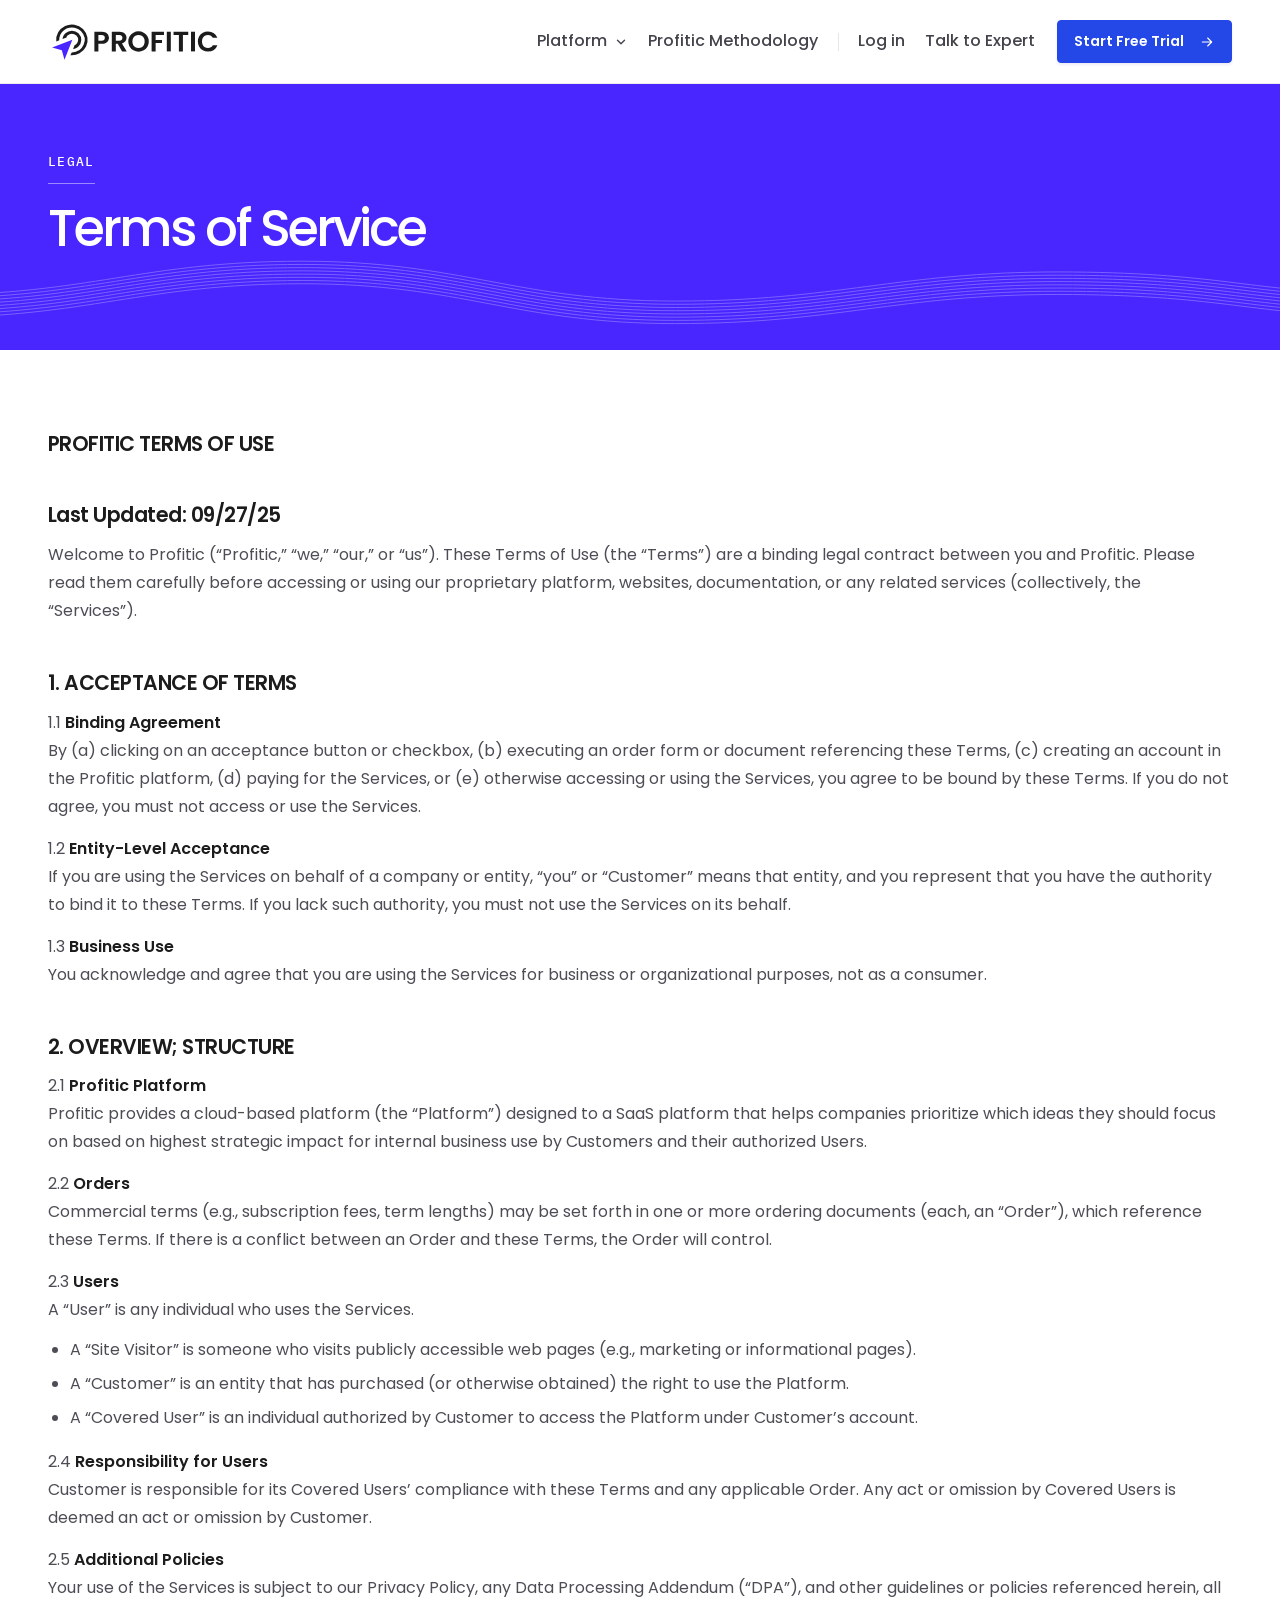
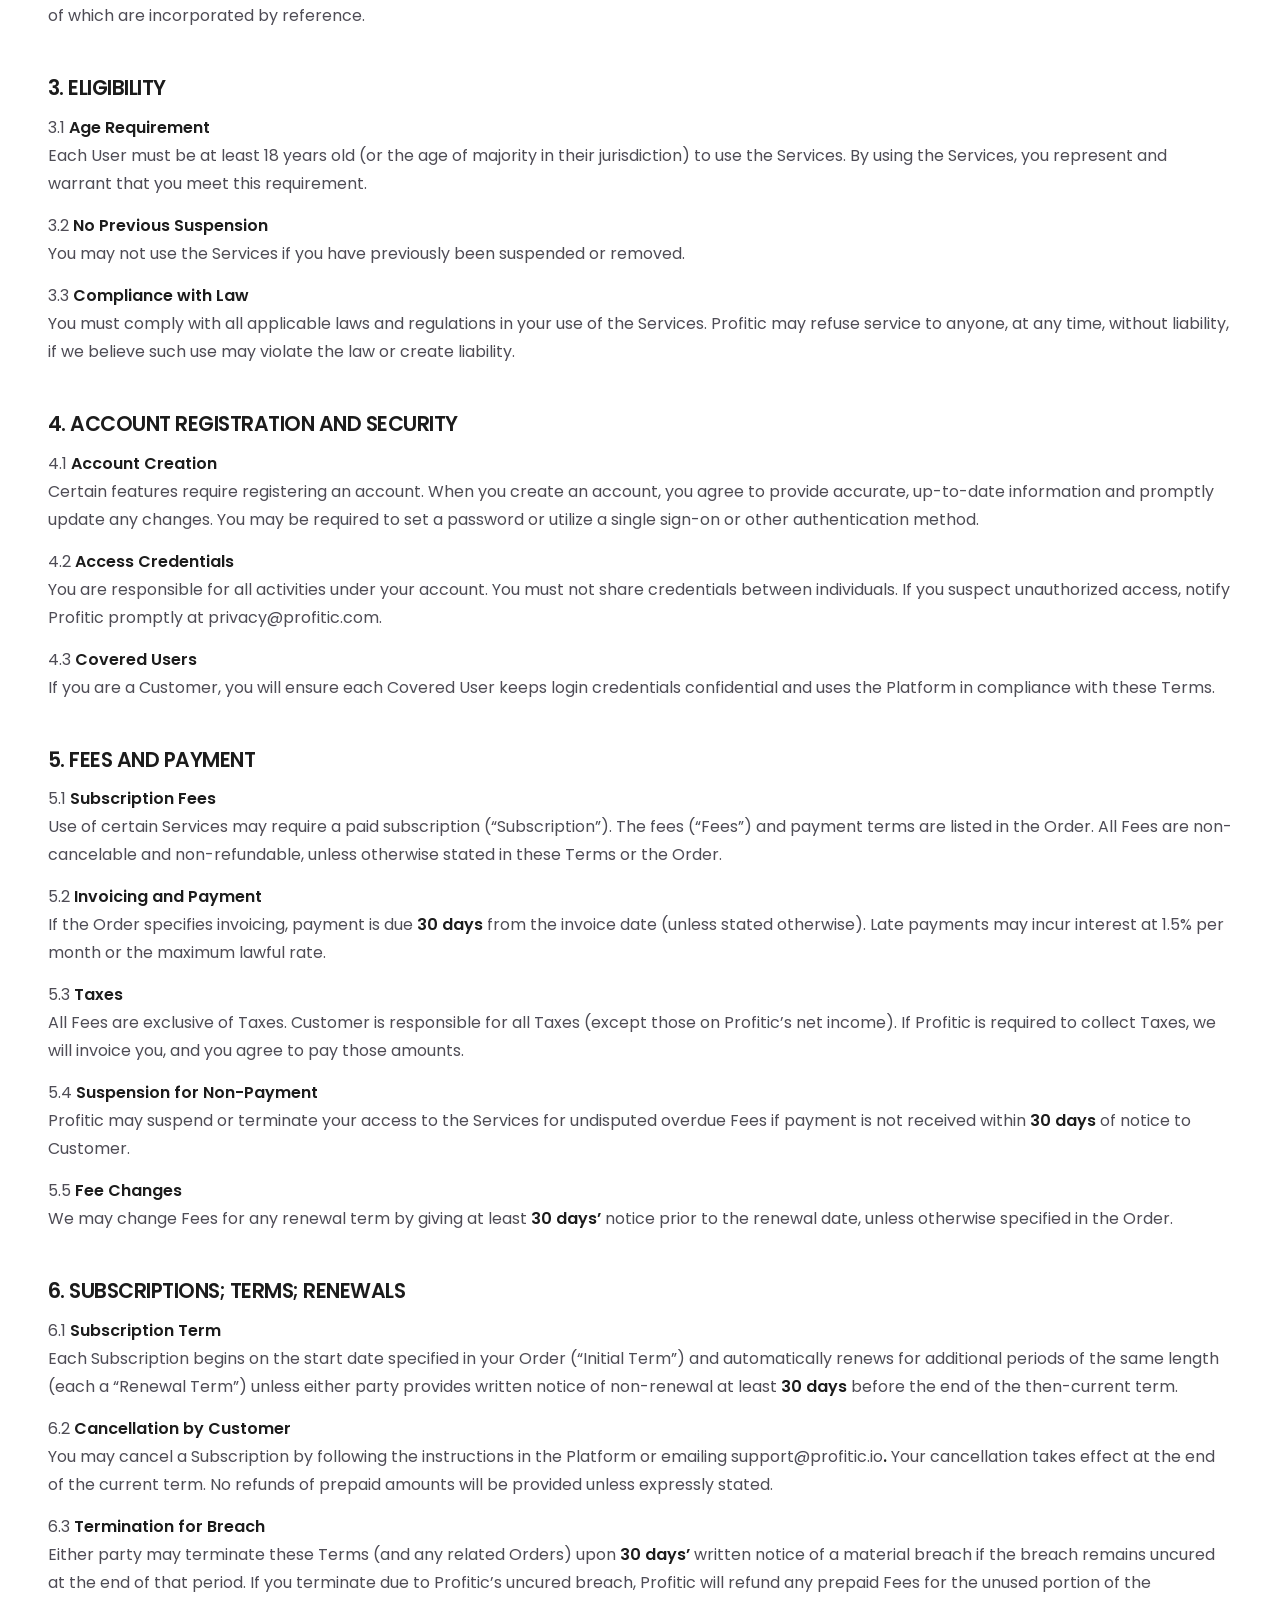
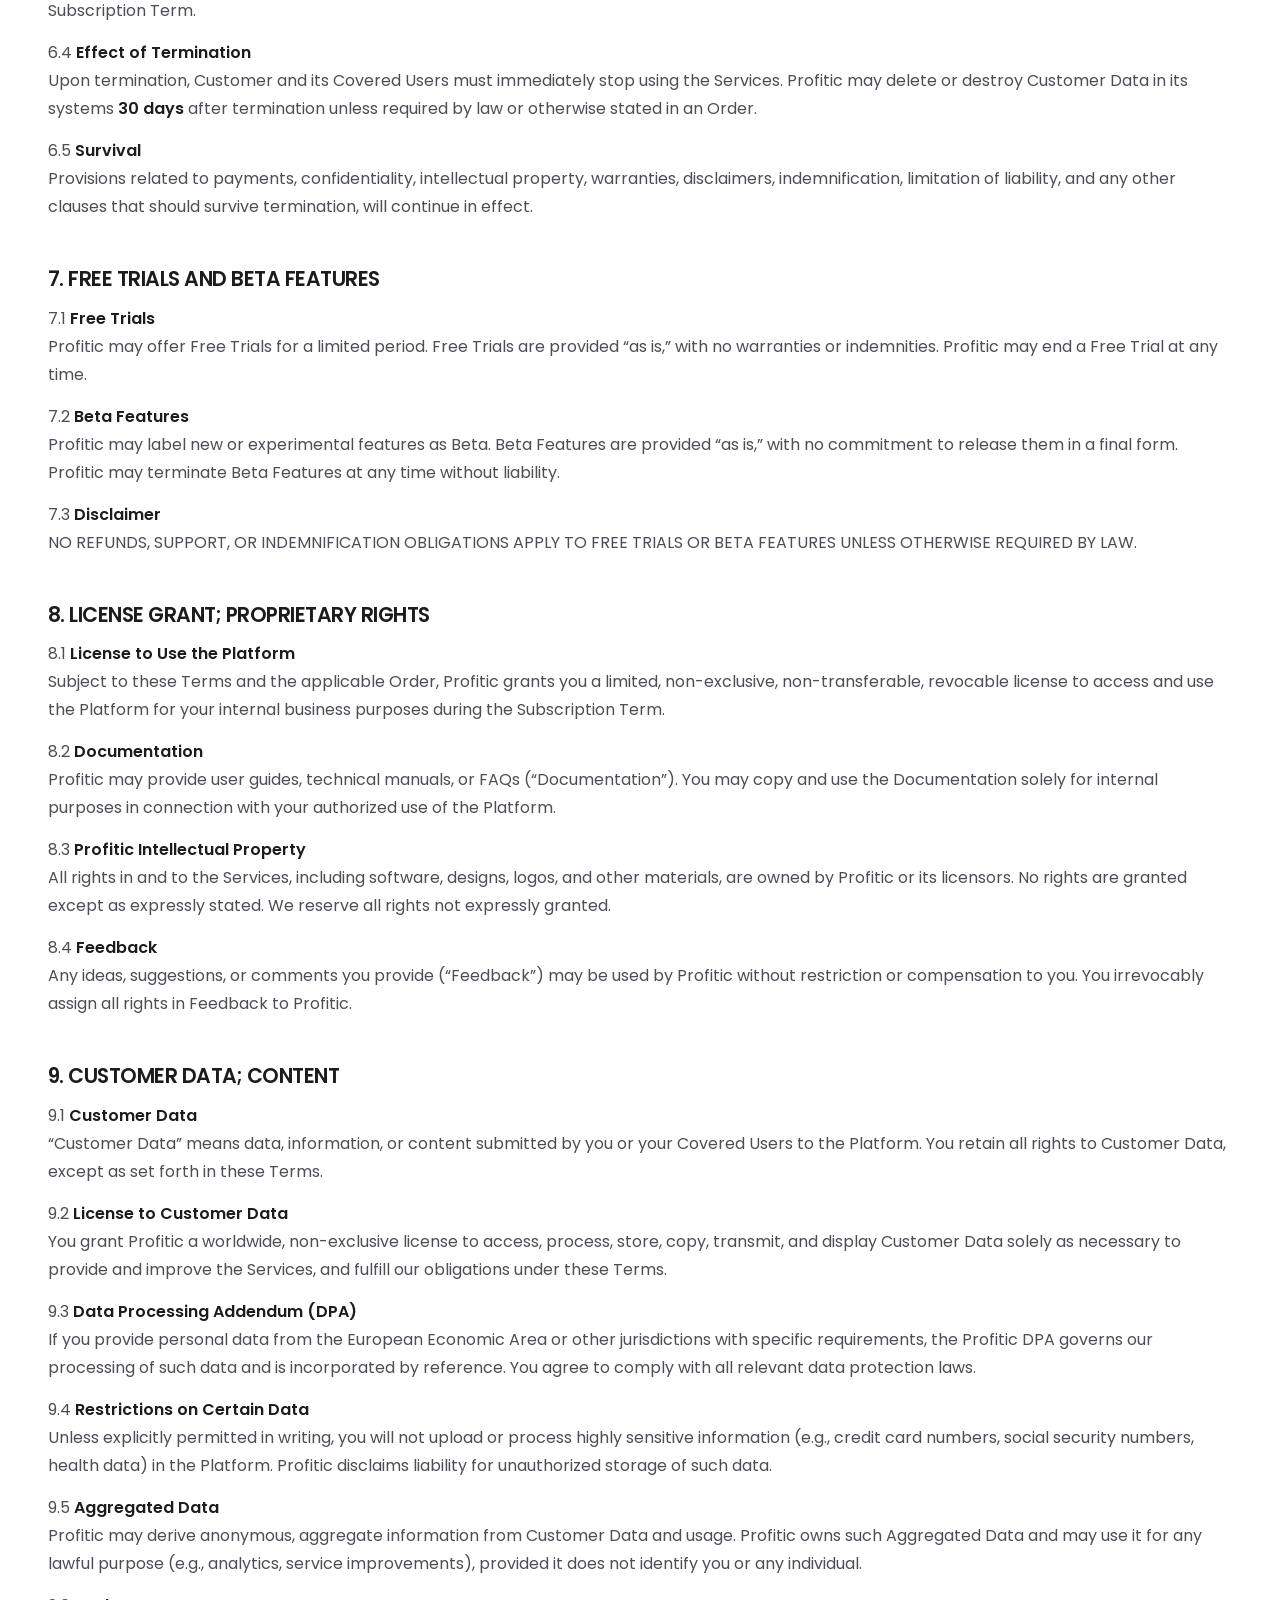
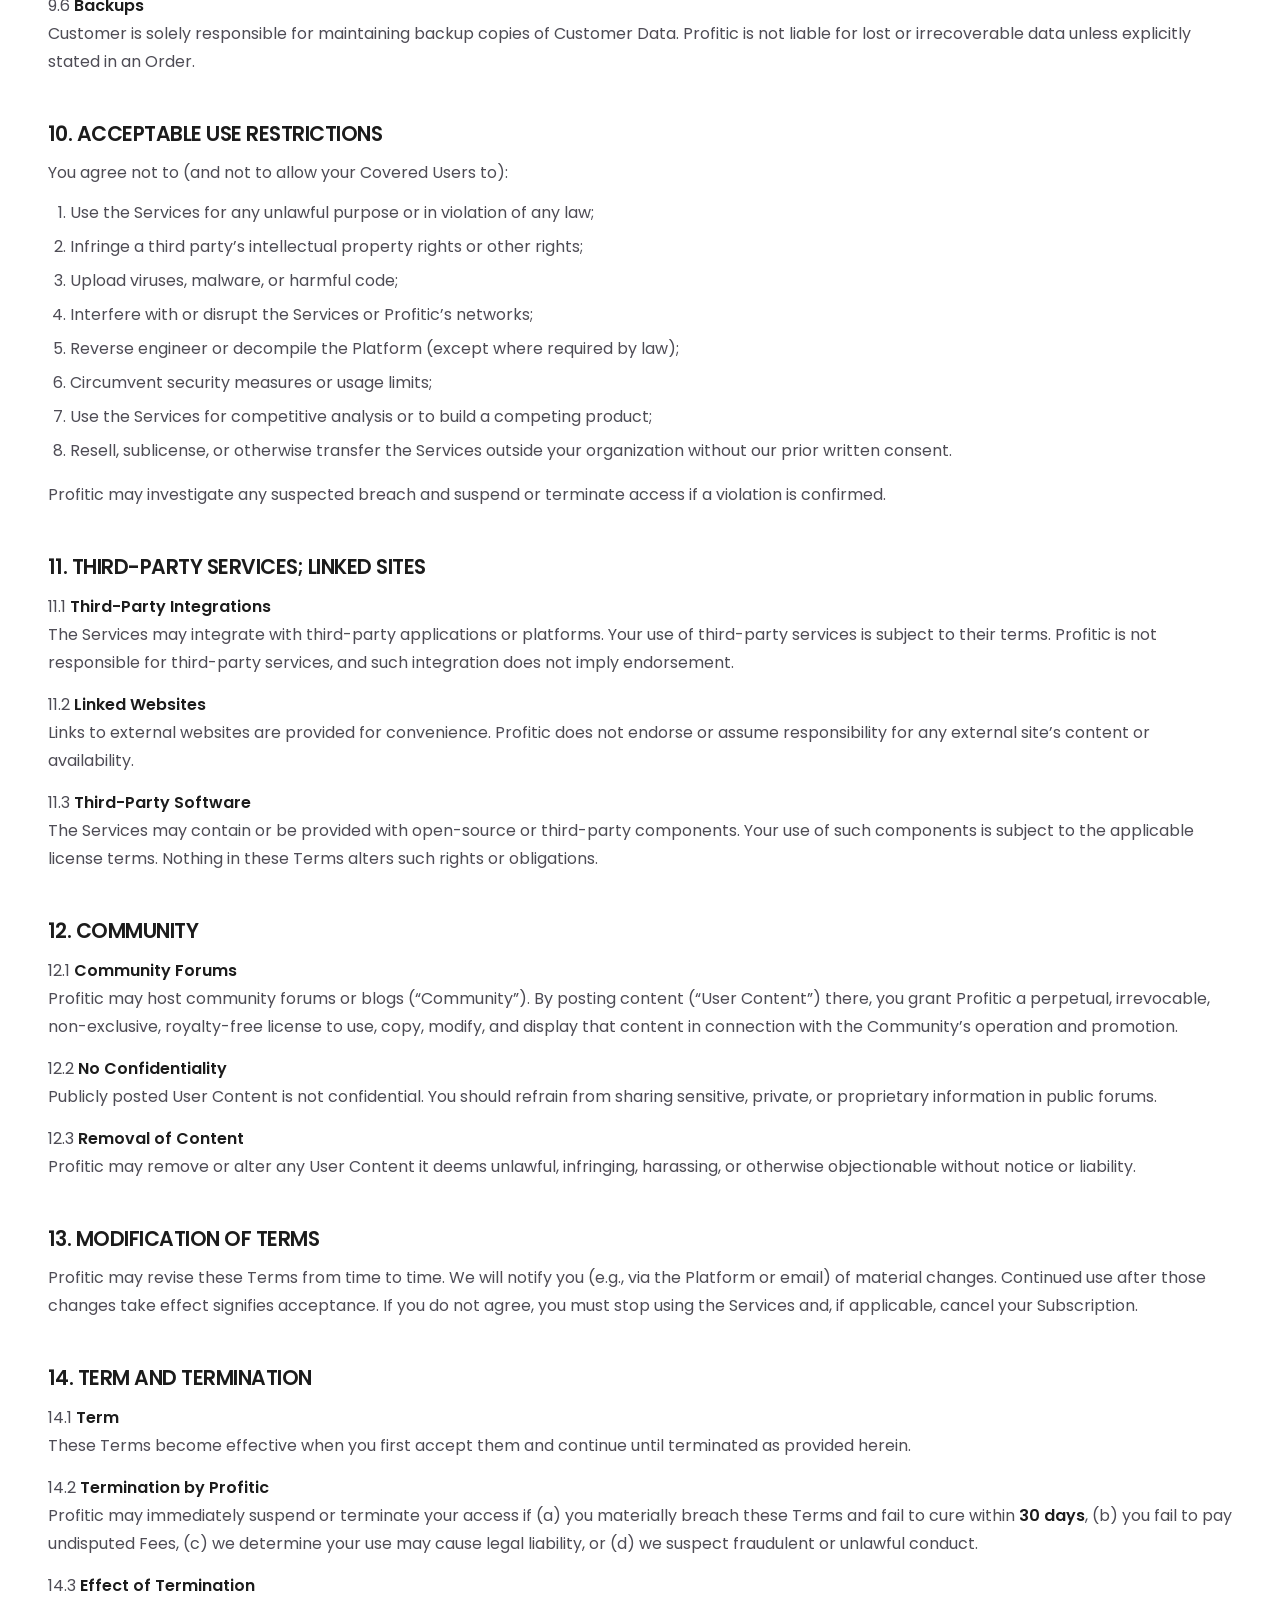
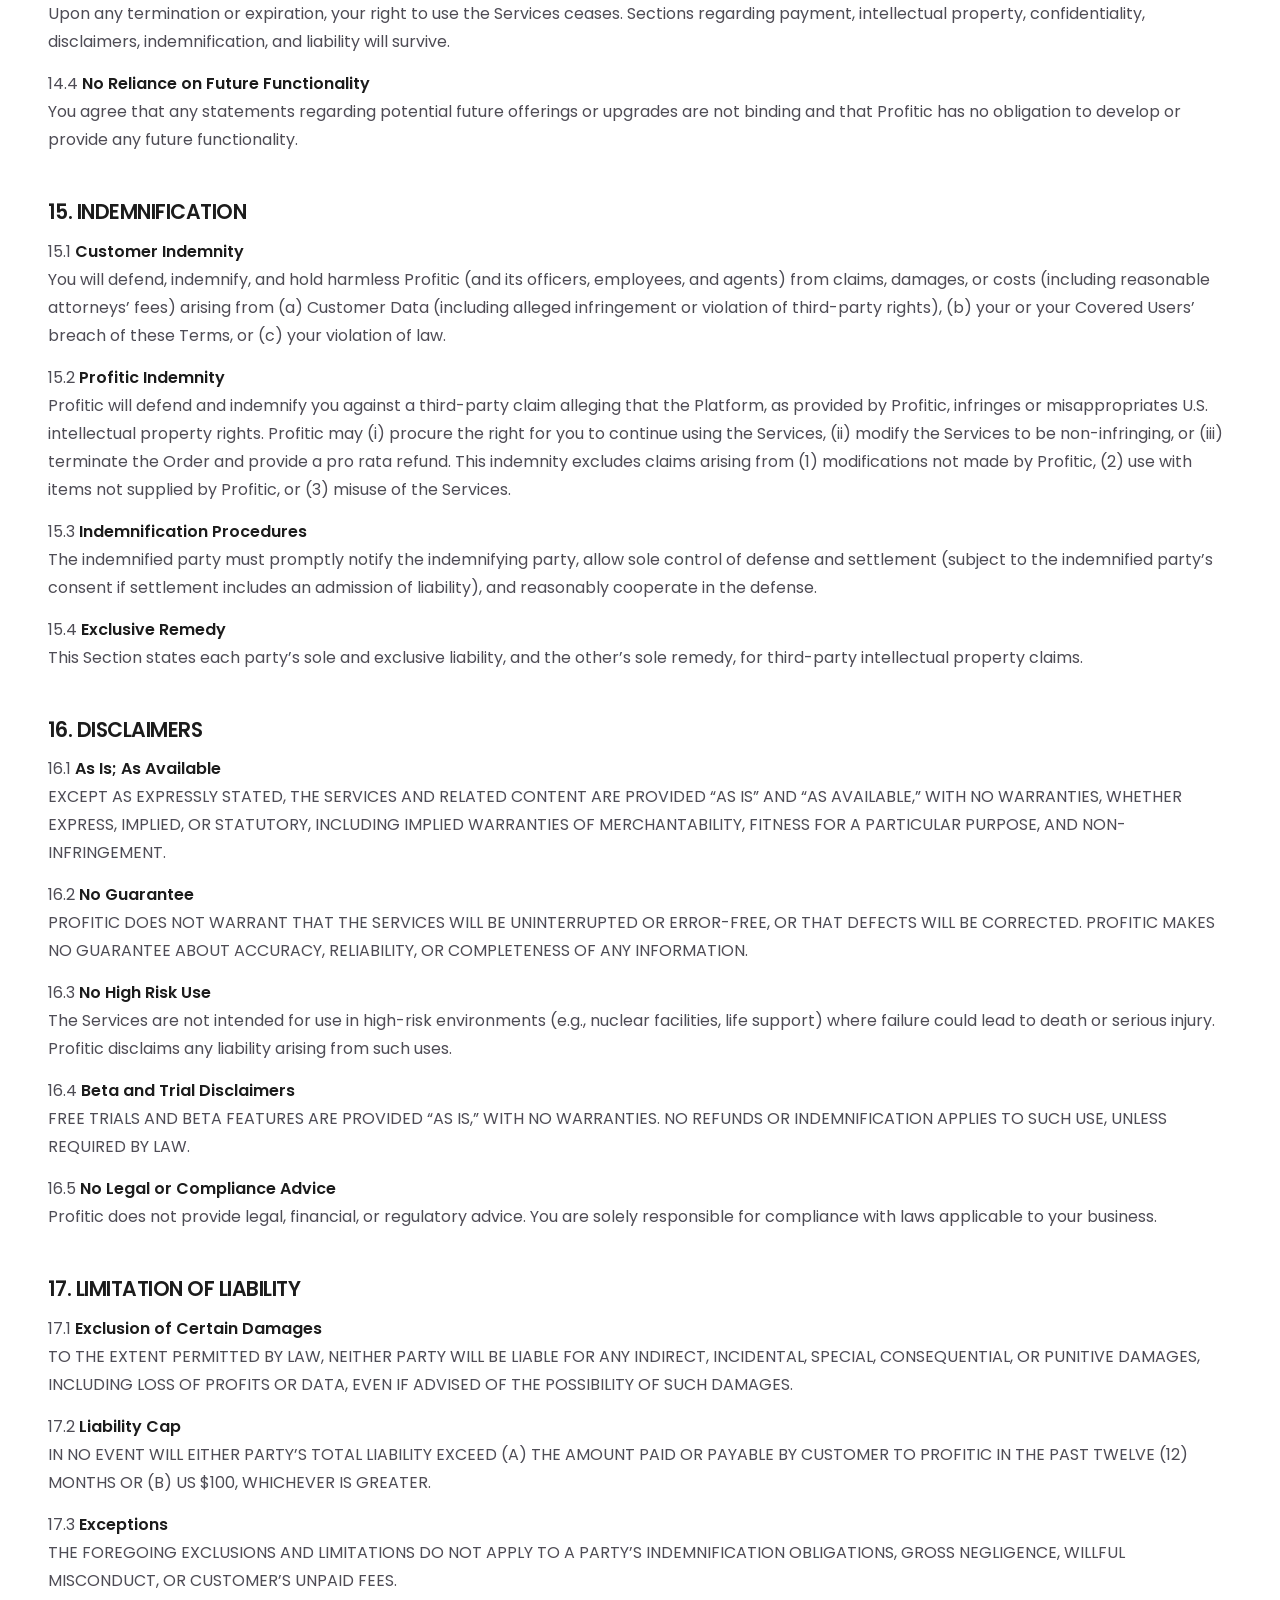
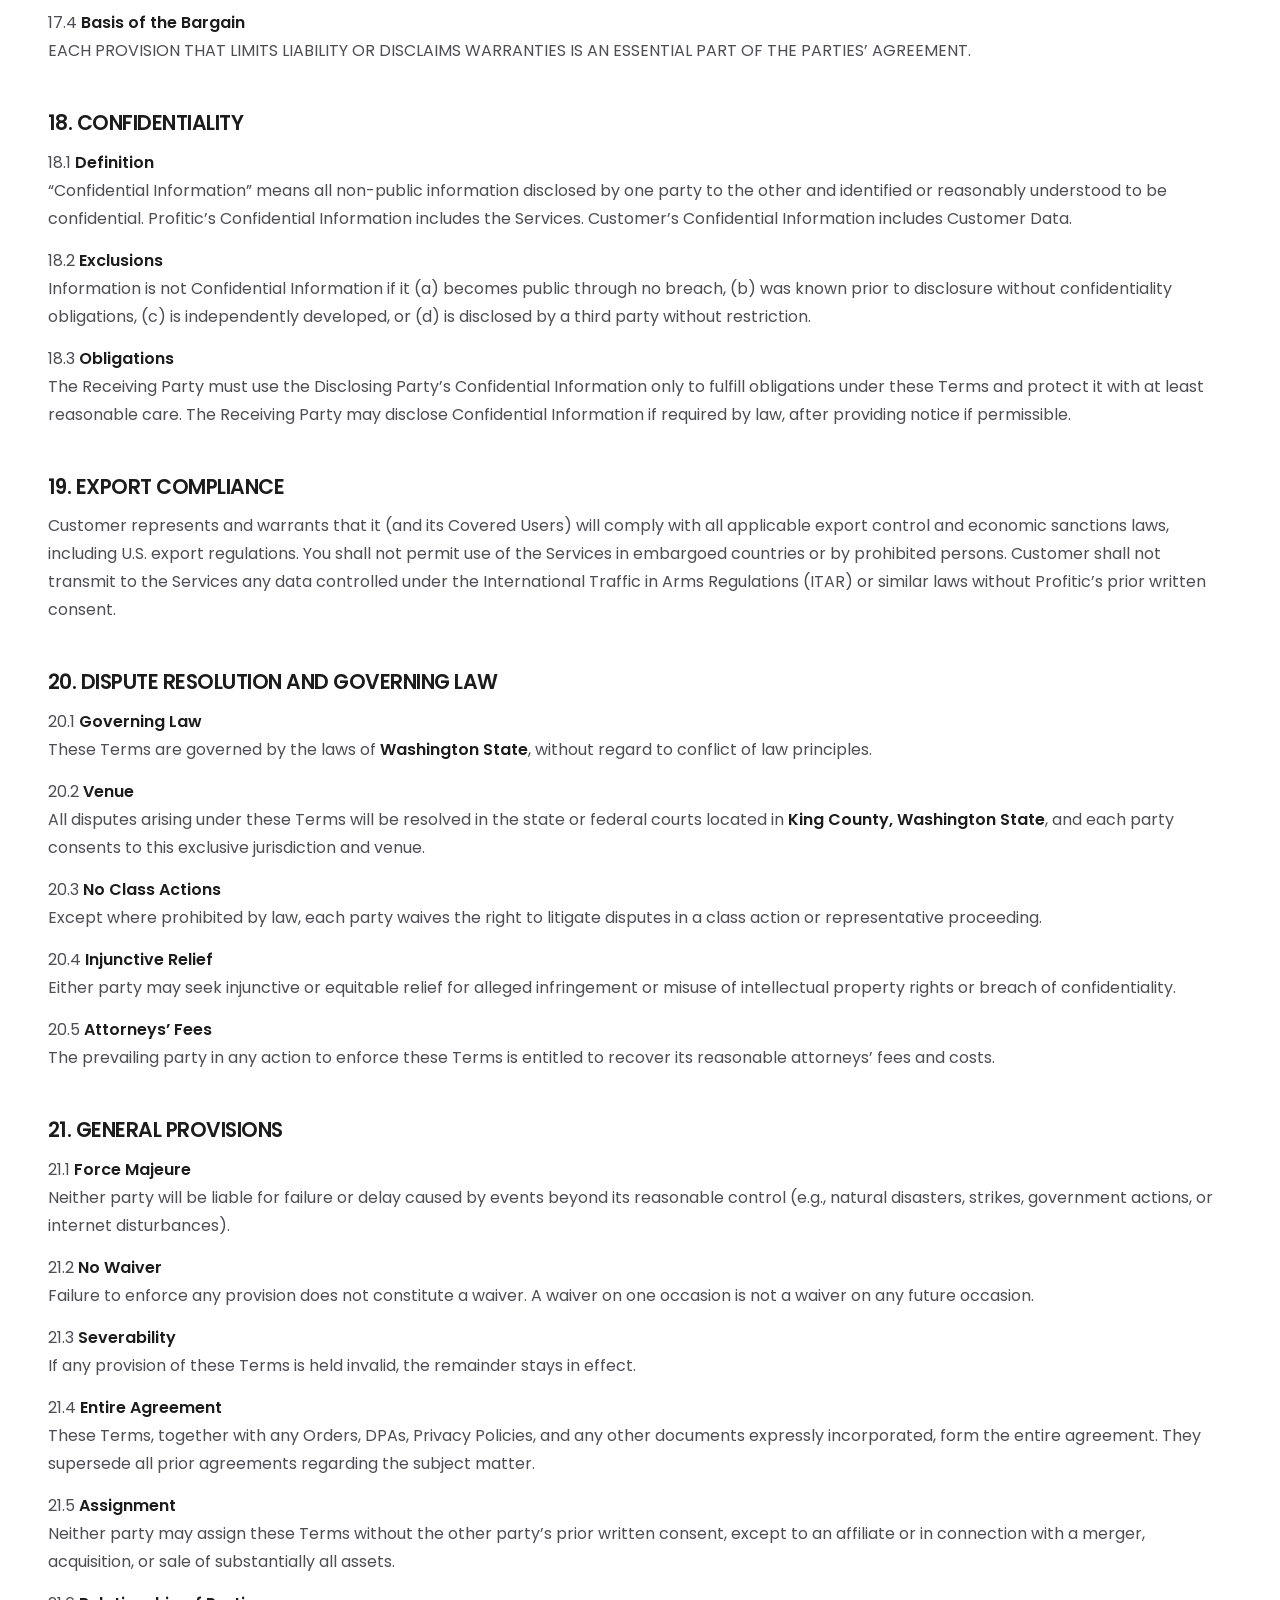
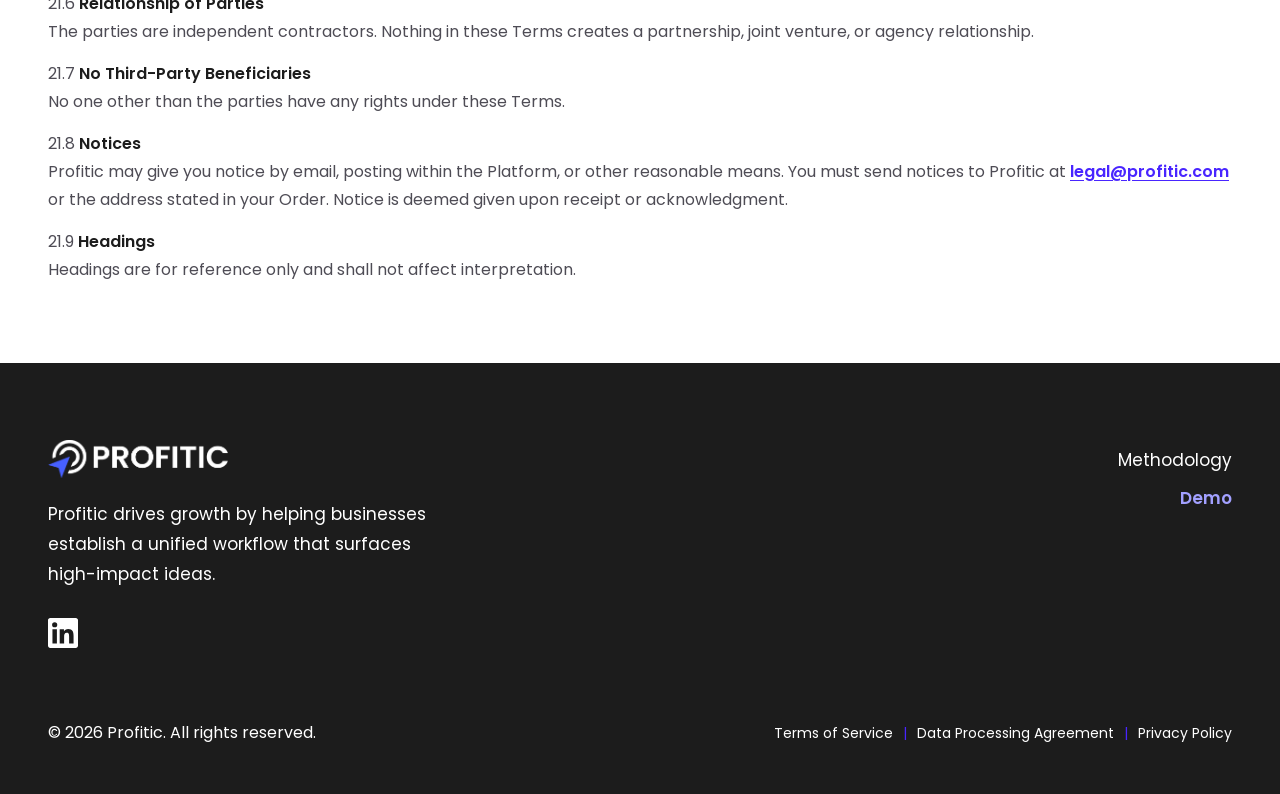
<file: terms-of-service.html>
<!doctype html>
<html lang="en">
<head>
<meta charset="utf-8">
<!-- Google tag (gtag.js) -->
<script async src="https://www.googletagmanager.com/gtag/js?id=G-1CHJ2WJDCV"></script>
<script>
  window.dataLayer = window.dataLayer || [];
  function gtag(){dataLayer.push(arguments);}
  gtag('js', new Date());

  gtag('config', 'G-1CHJ2WJDCV');
</script>
<script>document.documentElement.classList.add("js")</script>
<meta name="viewport" content="width=device-width, initial-scale=1">
<meta name="theme-color" content="#4925ff">
<title>Terms of Service - Profitic</title>
<meta name="description" content="Profitic Terms of Service: the terms that govern use of the Profitic platform, websites and services.">
<link rel="canonical" href="https://profitic.com/terms-of-service">
<meta name="robots" content="index, follow, max-image-preview:large">
<meta property="og:locale" content="en_US">
<meta property="og:type" content="website">
<meta property="og:site_name" content="Profitic">
<meta property="og:title" content="Terms of Service - Profitic">
<meta property="og:description" content="Profitic Terms of Service: the terms that govern use of the Profitic platform, websites and services.">
<meta property="og:url" content="https://profitic.com/terms-of-service">
<meta property="og:image" content="https://profitic.com/assets/img/hartigen-story.jpg">
<meta name="twitter:card" content="summary_large_image">
<meta name="twitter:title" content="Terms of Service - Profitic">
<meta name="twitter:description" content="Profitic Terms of Service: the terms that govern use of the Profitic platform, websites and services.">
<meta name="twitter:image" content="https://profitic.com/assets/img/hartigen-story.jpg">
<meta property="og:image:alt" content="Profitic">
<link rel="icon" type="image/svg+xml" href="assets/img/favicon.svg">
<link rel="apple-touch-icon" href="assets/img/favicon.png">
<link rel="preconnect" href="https://fonts.googleapis.com">
<link rel="preconnect" href="https://fonts.gstatic.com" crossorigin>
<link href="https://fonts.googleapis.com/css2?family=IBM+Plex+Mono:wght@400;500&family=Poppins:wght@400;500;600&display=swap" rel="stylesheet">
<link rel="stylesheet" href="assets/css/style.css">
<script type="application/ld+json">{"@context": "https://schema.org", "@graph": [{"@type": "Organization", "@id": "https://profitic.com/#organization", "name": "Profitic", "legalName": "Profitic, Inc.", "url": "https://profitic.com/", "logo": "https://profitic.com/assets/img/logo-profitic.svg", "email": "privacy@profitic.com", "description": "Profitic is a product portfolio planning platform that helps teams collect ideas, score them, model their business case, prioritize what to build, and track execution against growth goals.", "address": {"@type": "PostalAddress", "streetAddress": "3420 W. Lake Sammamish Pkwy SE", "addressLocality": "Bellevue", "addressRegion": "WA", "postalCode": "98008", "addressCountry": "US"}, "sameAs": ["https://www.linkedin.com/company/profitic-ai/"]}, {"@type": "WebSite", "@id": "https://profitic.com/#website", "url": "https://profitic.com/", "name": "Profitic", "publisher": {"@id": "https://profitic.com/#organization"}, "inLanguage": "en-US"}, {"@type": "WebPage", "@id": "https://profitic.com/terms-of-service#webpage", "url": "https://profitic.com/terms-of-service", "name": "Terms of Service", "description": "Profitic Terms of Service: the terms that govern use of the Profitic platform, websites and services.", "isPartOf": {"@id": "https://profitic.com/#website"}, "about": {"@id": "https://profitic.com/#organization"}, "inLanguage": "en-US"}, {"@type": "BreadcrumbList", "itemListElement": [{"@type": "ListItem", "position": 1, "name": "Home", "item": "https://profitic.com/"}, {"@type": "ListItem", "position": 2, "name": "Terms of Service", "item": "https://profitic.com/terms-of-service"}]}]}</script>

<!-- Start of HubSpot Embed Code -->
<script type="text/javascript" id="hs-script-loader" async defer src="https://js-na2.hs-scripts.com/242087374.js"></script>
<!-- End of HubSpot Embed Code -->
</head>
<body>
  <a class="skip-link" href="#main">Skip to content</a>
  <svg class="icon-library" xmlns="http://www.w3.org/2000/svg" aria-hidden="true">
    <symbol id="i-arrow" viewBox="0 0 24 24"><path d="M5 12h14m-6-6 6 6-6 6"/></symbol>
    <symbol id="i-spark" viewBox="0 0 24 24"><path d="m12 3 2.8 6.2L21 12l-6.2 2.8L12 21l-2.8-6.2L3 12l6.2-2.8L12 3Z"/></symbol>
    <symbol id="i-target" viewBox="0 0 24 24"><circle cx="12" cy="12" r="9"/><circle cx="12" cy="12" r="5"/><circle cx="12" cy="12" r="1"/></symbol>
    <symbol id="i-chart" viewBox="0 0 24 24"><path d="M4 4v16h16M8 14l4-4 4 2 5-7m-5 0h5v5"/></symbol>
    <symbol id="i-check" viewBox="0 0 24 24"><path d="m5 12 4 4L19 6"/></symbol>
    <symbol id="i-connect" viewBox="0 0 24 24"><path d="m8 8 8 8M9 4H4v5m11 11h5v-5M4 4l5 5m11 11-5-5M15 4h5v5M4 15v5h5m11-16-6 6M4 20l6-6"/></symbol>
    <symbol id="i-stack" viewBox="0 0 24 24"><path d="m3 7 9-4 9 4-9 4-9-4Zm0 5 9 4 9-4M3 17l9 4 9-4"/></symbol>
    <symbol id="i-clock" viewBox="0 0 24 24"><circle cx="12" cy="12" r="9"/><path d="M12 7v5l3 2"/></symbol>
    <symbol id="i-x" viewBox="0 0 24 24"><path d="m6 6 12 12M18 6 6 18"/></symbol>
    <symbol id="i-message" viewBox="0 0 24 24"><path d="M21 11a8 8 0 0 1-8 8H6l-4 3V11a9 9 0 0 1 19 0ZM7 9h9M7 13h6"/></symbol>
    <symbol id="i-support" viewBox="0 0 24 24"><path d="M4 12V9a8 8 0 0 1 16 0v3M4 11H2v7h4v-7Zm16 0h2v7h-4v-7Zm0 7v2l-6 2"/></symbol>
    <symbol id="i-trend" viewBox="0 0 24 24"><path d="m3 17 6-6 4 4L21 6m-7 0h7v7"/></symbol>
    <symbol id="i-bulb" viewBox="0 0 24 24"><path d="M8 18h8m-7 3h6M8 15c0-3-3-3-3-7a7 7 0 0 1 14 0c0 4-3 4-3 7Z"/></symbol>
    <symbol id="i-loop" viewBox="0 0 24 24"><path d="M4 8a8 8 0 0 1 14-2l3 3M21 3v6h-6M20 16A8 8 0 0 1 6 18l-3-3M3 21v-6h6"/></symbol>
  </svg>

  <header class="site-header">
    <div class="nav-wrap container">
      <a class="brand" href="./" aria-label="Profitic home"><img src="assets/img/logo-profitic.svg" alt="Profitic" width="142" height="34"></a>
      <button class="nav-toggle" type="button" aria-label="Open navigation" aria-controls="header-navigation" aria-expanded="false">
        <svg width="20" height="20" viewBox="0 0 24 24" fill="none" stroke="currentColor" stroke-width="1.7" stroke-linecap="round" aria-hidden="true"><path class="hamburger-glyph" d="M3 6h18M3 12h18M3 18h18"/><path class="close-glyph" d="m5 5 14 14M19 5 5 19"/></svg>
      </button>
      <nav id="header-navigation" class="primary-nav" aria-label="Main navigation">
        <details class="platform-nav">
          <summary>Platform <svg width="14" height="14" viewBox="0 0 16 16" aria-hidden="true"><path d="m4 6 4 4 4-4" fill="none" stroke="currentColor" stroke-width="1.6" stroke-linecap="round" stroke-linejoin="round"/></svg></summary>
          <ul class="platform-links">
            <li><a href="./#idea-intake"><svg class="icon" aria-hidden="true"><use href="#i-spark"/></svg>Idea Collection</a></li>
            <li><a href="./#business-impact"><svg class="icon" aria-hidden="true"><use href="#i-chart"/></svg>Value Modeling</a></li>
            <li><a href="./#prioritization"><svg class="icon" aria-hidden="true"><use href="#i-target"/></svg>Project Prioritization</a></li>
            <li><a href="./#strategy-execution"><svg class="icon" aria-hidden="true"><use href="#i-check"/></svg>Product Execution</a></li>
            <li><a href="./#reporting"><svg class="icon" aria-hidden="true"><use href="#i-stack"/></svg>Portfolio Management</a></li>
            <li><a href="./#reporting"><svg class="icon" viewBox="0 0 24 24" aria-hidden="true"><path d="M5 3h9l5 5v13H5zM14 3v5h5M8 17v-3m4 3v-6m4 6v-4"/></svg>Leadership Reporting</a></li>
          </ul>
        </details>
        <a class="header-link" href="profitic-methodology">Profitic Methodology</a>
        <a class="header-link header-login" href="https://app.profitic.com/">Log in</a>
        <a class="header-link" href="see-a-demo">Talk to Expert</a>
      </nav>
      <a class="button button-small cta-trial" href="idea-collection-free-trial-form">Start Free Trial <svg class="icon" aria-hidden="true"><use href="#i-arrow"/></svg></a>
    </div>
  </header>

  <main id="main">
    <section class="page-hero page-hero-compact" aria-labelledby="page-title">
      <div class="container">
        <span class="kicker">Legal</span>
        <h1 id="page-title">Terms of Service</h1>
      </div>
      <svg class="hero68-lines" viewBox="0 0 1440 120" preserveAspectRatio="none" aria-hidden="true" focusable="false"><g fill="none" stroke="currentColor" stroke-width="1" stroke-linecap="round"><path d="M-80 56 C100 56 160 12 340 12 S580 64 760 64 S1010 26 1190 26 S1410 52 1520 52" vector-effect="non-scaling-stroke"/><path d="M-80 60.2 C100 60.2 160 16.2 340 16.2 S580 68.2 760 68.2 S1010 30.2 1190 30.2 S1410 56.2 1520 56.2" vector-effect="non-scaling-stroke"/><path d="M-80 64.4 C100 64.4 160 20.4 340 20.4 S580 72.4 760 72.4 S1010 34.4 1190 34.4 S1410 60.4 1520 60.4" vector-effect="non-scaling-stroke"/><path d="M-80 68.6 C100 68.6 160 24.6 340 24.6 S580 76.6 760 76.6 S1010 38.6 1190 38.6 S1410 64.6 1520 64.6" vector-effect="non-scaling-stroke"/><path d="M-80 72.8 C100 72.8 160 28.8 340 28.8 S580 80.8 760 80.8 S1010 42.8 1190 42.8 S1410 68.8 1520 68.8" vector-effect="non-scaling-stroke"/><path d="M-80 77 C100 77 160 33 340 33 S580 85 760 85 S1010 47 1190 47 S1410 73 1520 73" vector-effect="non-scaling-stroke"/><path d="M-80 81.2 C100 81.2 160 37.2 340 37.2 S580 89.2 760 89.2 S1010 51.2 1190 51.2 S1410 77.2 1520 77.2" vector-effect="non-scaling-stroke"/><path d="M-80 85.4 C100 85.4 160 41.4 340 41.4 S580 93.4 760 93.4 S1010 55.4 1190 55.4 S1410 81.4 1520 81.4" vector-effect="non-scaling-stroke"/></g></svg>
    </section>
    <section class="section">
      <div class="container">
        <article class="legal">
<h2>PROFITIC TERMS OF USE</h2>
<h2>Last Updated: 09/27/25</h2>
<p>Welcome to Profitic (“Profitic,” “we,” “our,” or “us”). These Terms of Use (the “Terms”) are a binding legal contract between you and Profitic. Please read them carefully before accessing or using our proprietary platform, websites, documentation, or any related services (collectively, the “Services”).</p>
<h2>1. ACCEPTANCE OF TERMS</h2>
<p>1.1 <strong>Binding Agreement</strong><br>By (a) clicking on an acceptance button or checkbox, (b) executing an order form or document referencing these Terms, (c) creating an account in the Profitic platform, (d) paying for the Services, or (e) otherwise accessing or using the Services, you agree to be bound by these Terms. If you do not agree, you must not access or use the Services.</p>
<p>1.2 <strong>Entity-Level Acceptance</strong><br>If you are using the Services on behalf of a company or entity, “you” or “Customer” means that entity, and you represent that you have the authority to bind it to these Terms. If you lack such authority, you must not use the Services on its behalf.</p>
<p>1.3 <strong>Business Use</strong><br>You acknowledge and agree that you are using the Services for business or organizational purposes, not as a consumer.</p>
<h2>2. OVERVIEW; STRUCTURE</h2>
<p>2.1 <strong>Profitic Platform</strong><br>Profitic provides a cloud-based platform (the “Platform”) designed to a SaaS platform that helps companies prioritize which ideas they should focus on based on highest strategic impact for internal business use by Customers and their authorized Users.</p>
<p>2.2 <strong>Orders</strong><br>Commercial terms (e.g., subscription fees, term lengths) may be set forth in one or more ordering documents (each, an “Order”), which reference these Terms. If there is a conflict between an Order and these Terms, the Order will control.</p>
<p>2.3 <strong>Users</strong><br>A “User” is any individual who uses the Services.</p>
<ul><li>A “Site Visitor” is someone who visits publicly accessible web pages (e.g., marketing or informational pages).</li>
<li>A “Customer” is an entity that has purchased (or otherwise obtained) the right to use the Platform.</li>
<li>A “Covered User” is an individual authorized by Customer to access the Platform under Customer’s account.</li>
</ul>
<p>2.4 <strong>Responsibility for Users</strong><br>Customer is responsible for its Covered Users’ compliance with these Terms and any applicable Order. Any act or omission by Covered Users is deemed an act or omission by Customer.</p>
<p>2.5 <strong>Additional Policies</strong><br>Your use of the Services is subject to our Privacy Policy, any Data Processing Addendum (“DPA”), and other guidelines or policies referenced herein, all of which are incorporated by reference.</p>
<h2>3. ELIGIBILITY</h2>
<p>3.1 <strong>Age Requirement</strong><br>Each User must be at least 18 years old (or the age of majority in their jurisdiction) to use the Services. By using the Services, you represent and warrant that you meet this requirement.</p>
<p>3.2 <strong>No Previous Suspension</strong><br>You may not use the Services if you have previously been suspended or removed.</p>
<p>3.3 <strong>Compliance with Law</strong><br>You must comply with all applicable laws and regulations in your use of the Services. Profitic may refuse service to anyone, at any time, without liability, if we believe such use may violate the law or create liability.</p>
<h2>4. ACCOUNT REGISTRATION AND SECURITY</h2>
<p>4.1 <strong>Account Creation</strong><br>Certain features require registering an account. When you create an account, you agree to provide accurate, up-to-date information and promptly update any changes. You may be required to set a password or utilize a single sign-on or other authentication method.</p>
<p>4.2 <strong>Access Credentials</strong><br>You are responsible for all activities under your account. You must not share credentials between individuals. If you suspect unauthorized access, notify Profitic promptly at privacy@profitic.com.</p>
<p>4.3 <strong>Covered Users</strong><br>If you are a Customer, you will ensure each Covered User keeps login credentials confidential and uses the Platform in compliance with these Terms.</p>
<h2>5. FEES AND PAYMENT</h2>
<p>5.1 <strong>Subscription Fees</strong><br>Use of certain Services may require a paid subscription (“Subscription”). The fees (“Fees”) and payment terms are listed in the Order. All Fees are non-cancelable and non-refundable, unless otherwise stated in these Terms or the Order.</p>
<p>5.2 <strong>Invoicing and Payment</strong><br>If the Order specifies invoicing, payment is due <strong>30 days</strong> from the invoice date (unless stated otherwise). Late payments may incur interest at 1.5% per month or the maximum lawful rate.</p>
<p>5.3 <strong>Taxes</strong><br>All Fees are exclusive of Taxes. Customer is responsible for all Taxes (except those on Profitic’s net income). If Profitic is required to collect Taxes, we will invoice you, and you agree to pay those amounts.</p>
<p>5.4 <strong>Suspension for Non-Payment</strong><br>Profitic may suspend or terminate your access to the Services for undisputed overdue Fees if payment is not received within <strong>30 days</strong> of notice to Customer.</p>
<p>5.5 <strong>Fee Changes</strong><br>We may change Fees for any renewal term by giving at least <strong>30 days’</strong> notice prior to the renewal date, unless otherwise specified in the Order.</p>
<h2>6. SUBSCRIPTIONS; TERMS; RENEWALS</h2>
<p>6.1 <strong>Subscription Term</strong><br>Each Subscription begins on the start date specified in your Order (“Initial Term”) and automatically renews for additional periods of the same length (each a “Renewal Term”) unless either party provides written notice of non-renewal at least <strong>30 days</strong> before the end of the then-current term.</p>
<p>6.2 <strong>Cancellation by Customer</strong><br>You may cancel a Subscription by following the instructions in the Platform or emailing support@profitic.io<strong>.</strong> Your cancellation takes effect at the end of the current term. No refunds of prepaid amounts will be provided unless expressly stated.</p>
<p>6.3 <strong>Termination for Breach</strong><br>Either party may terminate these Terms (and any related Orders) upon <strong>30 days’</strong> written notice of a material breach if the breach remains uncured at the end of that period. If you terminate due to Profitic’s uncured breach, Profitic will refund any prepaid Fees for the unused portion of the Subscription Term.</p>
<p>6.4 <strong>Effect of Termination</strong><br>Upon termination, Customer and its Covered Users must immediately stop using the Services. Profitic may delete or destroy Customer Data in its systems <strong>30 days</strong> after termination unless required by law or otherwise stated in an Order.</p>
<p>6.5 <strong>Survival</strong><br>Provisions related to payments, confidentiality, intellectual property, warranties, disclaimers, indemnification, limitation of liability, and any other clauses that should survive termination, will continue in effect.</p>
<h2>7. FREE TRIALS AND BETA FEATURES</h2>
<p>7.1 <strong>Free Trials</strong><br>Profitic may offer Free Trials for a limited period. Free Trials are provided “as is,” with no warranties or indemnities. Profitic may end a Free Trial at any time.</p>
<p>7.2 <strong>Beta Features</strong><br>Profitic may label new or experimental features as Beta. Beta Features are provided “as is,” with no commitment to release them in a final form. Profitic may terminate Beta Features at any time without liability.</p>
<p>7.3 <strong>Disclaimer</strong><br>NO REFUNDS, SUPPORT, OR INDEMNIFICATION OBLIGATIONS APPLY TO FREE TRIALS OR BETA FEATURES UNLESS OTHERWISE REQUIRED BY LAW.</p>
<h2>8. LICENSE GRANT; PROPRIETARY RIGHTS</h2>
<p>8.1 <strong>License to Use the Platform</strong><br>Subject to these Terms and the applicable Order, Profitic grants you a limited, non-exclusive, non-transferable, revocable license to access and use the Platform for your internal business purposes during the Subscription Term.</p>
<p>8.2 <strong>Documentation</strong><br>Profitic may provide user guides, technical manuals, or FAQs (“Documentation”). You may copy and use the Documentation solely for internal purposes in connection with your authorized use of the Platform.</p>
<p>8.3 <strong>Profitic Intellectual Property</strong><br>All rights in and to the Services, including software, designs, logos, and other materials, are owned by Profitic or its licensors. No rights are granted except as expressly stated. We reserve all rights not expressly granted.</p>
<p>8.4 <strong>Feedback</strong><br>Any ideas, suggestions, or comments you provide (“Feedback”) may be used by Profitic without restriction or compensation to you. You irrevocably assign all rights in Feedback to Profitic.</p>
<h2>9. CUSTOMER DATA; CONTENT</h2>
<p>9.1 <strong>Customer Data</strong><br>“Customer Data” means data, information, or content submitted by you or your Covered Users to the Platform. You retain all rights to Customer Data, except as set forth in these Terms.</p>
<p>9.2 <strong>License to Customer Data</strong><br>You grant Profitic a worldwide, non-exclusive license to access, process, store, copy, transmit, and display Customer Data solely as necessary to provide and improve the Services, and fulfill our obligations under these Terms.</p>
<p>9.3 <strong>Data Processing Addendum (DPA)</strong><br>If you provide personal data from the European Economic Area or other jurisdictions with specific requirements, the Profitic DPA governs our processing of such data and is incorporated by reference. You agree to comply with all relevant data protection laws.</p>
<p>9.4 <strong>Restrictions on Certain Data</strong><br>Unless explicitly permitted in writing, you will not upload or process highly sensitive information (e.g., credit card numbers, social security numbers, health data) in the Platform. Profitic disclaims liability for unauthorized storage of such data.</p>
<p>9.5 <strong>Aggregated Data</strong><br>Profitic may derive anonymous, aggregate information from Customer Data and usage. Profitic owns such Aggregated Data and may use it for any lawful purpose (e.g., analytics, service improvements), provided it does not identify you or any individual.</p>
<p>9.6 <strong>Backups</strong><br>Customer is solely responsible for maintaining backup copies of Customer Data. Profitic is not liable for lost or irrecoverable data unless explicitly stated in an Order.</p>
<h2>10. ACCEPTABLE USE RESTRICTIONS</h2>
<p>You agree not to (and not to allow your Covered Users to):</p>
<ol><li>Use the Services for any unlawful purpose or in violation of any law;</li>
<li>Infringe a third party’s intellectual property rights or other rights;</li>
<li>Upload viruses, malware, or harmful code;</li>
<li>Interfere with or disrupt the Services or Profitic’s networks;</li>
<li>Reverse engineer or decompile the Platform (except where required by law);</li>
<li>Circumvent security measures or usage limits;</li>
<li>Use the Services for competitive analysis or to build a competing product;</li>
<li>Resell, sublicense, or otherwise transfer the Services outside your organization without our prior written consent.</li>
</ol>
<p>Profitic may investigate any suspected breach and suspend or terminate access if a violation is confirmed.</p>
<h2>11. THIRD-PARTY SERVICES; LINKED SITES</h2>
<p>11.1 <strong>Third-Party Integrations</strong><br>The Services may integrate with third-party applications or platforms. Your use of third-party services is subject to their terms. Profitic is not responsible for third-party services, and such integration does not imply endorsement.</p>
<p>11.2 <strong>Linked Websites</strong><br>Links to external websites are provided for convenience. Profitic does not endorse or assume responsibility for any external site’s content or availability.</p>
<p>11.3 <strong>Third-Party Software</strong><br>The Services may contain or be provided with open-source or third-party components. Your use of such components is subject to the applicable license terms. Nothing in these Terms alters such rights or obligations.</p>
<h2>12. COMMUNITY</h2>
<p>12.1 <strong>Community Forums</strong><br>Profitic may host community forums or blogs (“Community”). By posting content (“User Content”) there, you grant Profitic a perpetual, irrevocable, non-exclusive, royalty-free license to use, copy, modify, and display that content in connection with the Community’s operation and promotion.</p>
<p>12.2 <strong>No Confidentiality</strong><br>Publicly posted User Content is not confidential. You should refrain from sharing sensitive, private, or proprietary information in public forums.</p>
<p>12.3 <strong>Removal of Content</strong><br>Profitic may remove or alter any User Content it deems unlawful, infringing, harassing, or otherwise objectionable without notice or liability.</p>
<h2>13. MODIFICATION OF TERMS</h2>
<p>Profitic may revise these Terms from time to time. We will notify you (e.g., via the Platform or email) of material changes. Continued use after those changes take effect signifies acceptance. If you do not agree, you must stop using the Services and, if applicable, cancel your Subscription.</p>
<h2>14. TERM AND TERMINATION</h2>
<p>14.1 <strong>Term</strong><br>These Terms become effective when you first accept them and continue until terminated as provided herein.</p>
<p>14.2 <strong>Termination by Profitic</strong><br>Profitic may immediately suspend or terminate your access if (a) you materially breach these Terms and fail to cure within <strong>30 days</strong>, (b) you fail to pay undisputed Fees, (c) we determine your use may cause legal liability, or (d) we suspect fraudulent or unlawful conduct.</p>
<p>14.3 <strong>Effect of Termination</strong><br>Upon any termination or expiration, your right to use the Services ceases. Sections regarding payment, intellectual property, confidentiality, disclaimers, indemnification, and liability will survive.</p>
<p>14.4 <strong>No Reliance on Future Functionality</strong><br>You agree that any statements regarding potential future offerings or upgrades are not binding and that Profitic has no obligation to develop or provide any future functionality.</p>
<h2>15. INDEMNIFICATION</h2>
<p>15.1 <strong>Customer Indemnity</strong><br>You will defend, indemnify, and hold harmless Profitic (and its officers, employees, and agents) from claims, damages, or costs (including reasonable attorneys’ fees) arising from (a) Customer Data (including alleged infringement or violation of third-party rights), (b) your or your Covered Users’ breach of these Terms, or (c) your violation of law.</p>
<p>15.2 <strong>Profitic Indemnity</strong><br>Profitic will defend and indemnify you against a third-party claim alleging that the Platform, as provided by Profitic, infringes or misappropriates U.S. intellectual property rights. Profitic may (i) procure the right for you to continue using the Services, (ii) modify the Services to be non-infringing, or (iii) terminate the Order and provide a pro rata refund. This indemnity excludes claims arising from (1) modifications not made by Profitic, (2) use with items not supplied by Profitic, or (3) misuse of the Services.</p>
<p>15.3 <strong>Indemnification Procedures</strong><br>The indemnified party must promptly notify the indemnifying party, allow sole control of defense and settlement (subject to the indemnified party’s consent if settlement includes an admission of liability), and reasonably cooperate in the defense.</p>
<p>15.4 <strong>Exclusive Remedy</strong><br>This Section states each party’s sole and exclusive liability, and the other’s sole remedy, for third-party intellectual property claims.</p>
<h2>16. DISCLAIMERS</h2>
<p>16.1 <strong>As Is; As Available</strong><br>EXCEPT AS EXPRESSLY STATED, THE SERVICES AND RELATED CONTENT ARE PROVIDED “AS IS” AND “AS AVAILABLE,” WITH NO WARRANTIES, WHETHER EXPRESS, IMPLIED, OR STATUTORY, INCLUDING IMPLIED WARRANTIES OF MERCHANTABILITY, FITNESS FOR A PARTICULAR PURPOSE, AND NON-INFRINGEMENT.</p>
<p>16.2 <strong>No Guarantee</strong><br>PROFITIC DOES NOT WARRANT THAT THE SERVICES WILL BE UNINTERRUPTED OR ERROR-FREE, OR THAT DEFECTS WILL BE CORRECTED. PROFITIC MAKES NO GUARANTEE ABOUT ACCURACY, RELIABILITY, OR COMPLETENESS OF ANY INFORMATION.</p>
<p>16.3 <strong>No High Risk Use</strong><br>The Services are not intended for use in high-risk environments (e.g., nuclear facilities, life support) where failure could lead to death or serious injury. Profitic disclaims any liability arising from such uses.</p>
<p>16.4 <strong>Beta and Trial Disclaimers</strong><br>FREE TRIALS AND BETA FEATURES ARE PROVIDED “AS IS,” WITH NO WARRANTIES. NO REFUNDS OR INDEMNIFICATION APPLIES TO SUCH USE, UNLESS REQUIRED BY LAW.</p>
<p>16.5 <strong>No Legal or Compliance Advice</strong><br>Profitic does not provide legal, financial, or regulatory advice. You are solely responsible for compliance with laws applicable to your business.</p>
<h2>17. LIMITATION OF LIABILITY</h2>
<p>17.1 <strong>Exclusion of Certain Damages</strong><br>TO THE EXTENT PERMITTED BY LAW, NEITHER PARTY WILL BE LIABLE FOR ANY INDIRECT, INCIDENTAL, SPECIAL, CONSEQUENTIAL, OR PUNITIVE DAMAGES, INCLUDING LOSS OF PROFITS OR DATA, EVEN IF ADVISED OF THE POSSIBILITY OF SUCH DAMAGES.</p>
<p>17.2 <strong>Liability Cap</strong><br>IN NO EVENT WILL EITHER PARTY’S TOTAL LIABILITY EXCEED (A) THE AMOUNT PAID OR PAYABLE BY CUSTOMER TO PROFITIC IN THE PAST TWELVE (12) MONTHS OR (B) US $100, WHICHEVER IS GREATER.</p>
<p>17.3 <strong>Exceptions</strong><br>THE FOREGOING EXCLUSIONS AND LIMITATIONS DO NOT APPLY TO A PARTY’S INDEMNIFICATION OBLIGATIONS, GROSS NEGLIGENCE, WILLFUL MISCONDUCT, OR CUSTOMER’S UNPAID FEES.</p>
<p>17.4 <strong>Basis of the Bargain</strong><br>EACH PROVISION THAT LIMITS LIABILITY OR DISCLAIMS WARRANTIES IS AN ESSENTIAL PART OF THE PARTIES’ AGREEMENT.</p>
<h2>18. CONFIDENTIALITY</h2>
<p>18.1 <strong>Definition</strong><br>“Confidential Information” means all non-public information disclosed by one party to the other and identified or reasonably understood to be confidential. Profitic’s Confidential Information includes the Services. Customer’s Confidential Information includes Customer Data.</p>
<p>18.2 <strong>Exclusions</strong><br>Information is not Confidential Information if it (a) becomes public through no breach, (b) was known prior to disclosure without confidentiality obligations, (c) is independently developed, or (d) is disclosed by a third party without restriction.</p>
<p>18.3 <strong>Obligations</strong><br>The Receiving Party must use the Disclosing Party’s Confidential Information only to fulfill obligations under these Terms and protect it with at least reasonable care. The Receiving Party may disclose Confidential Information if required by law, after providing notice if permissible.</p>
<h2>19. EXPORT COMPLIANCE</h2>
<p>Customer represents and warrants that it (and its Covered Users) will comply with all applicable export control and economic sanctions laws, including U.S. export regulations. You shall not permit use of the Services in embargoed countries or by prohibited persons. Customer shall not transmit to the Services any data controlled under the International Traffic in Arms Regulations (ITAR) or similar laws without Profitic’s prior written consent.</p>
<h2>20. DISPUTE RESOLUTION AND GOVERNING LAW</h2>
<p>20.1 <strong>Governing Law</strong><br>These Terms are governed by the laws of <strong>Washington State</strong>, without regard to conflict of law principles.</p>
<p>20.2 <strong>Venue</strong><br>All disputes arising under these Terms will be resolved in the state or federal courts located in <strong>King County, Washington State</strong>, and each party consents to this exclusive jurisdiction and venue.</p>
<p>20.3 <strong>No Class Actions</strong><br>Except where prohibited by law, each party waives the right to litigate disputes in a class action or representative proceeding.</p>
<p>20.4 <strong>Injunctive Relief</strong><br>Either party may seek injunctive or equitable relief for alleged infringement or misuse of intellectual property rights or breach of confidentiality.</p>
<p>20.5 <strong>Attorneys’ Fees</strong><br>The prevailing party in any action to enforce these Terms is entitled to recover its reasonable attorneys’ fees and costs.</p>
<h2>21. GENERAL PROVISIONS</h2>
<p>21.1 <strong>Force Majeure</strong><br>Neither party will be liable for failure or delay caused by events beyond its reasonable control (e.g., natural disasters, strikes, government actions, or internet disturbances).</p>
<p>21.2 <strong>No Waiver</strong><br>Failure to enforce any provision does not constitute a waiver. A waiver on one occasion is not a waiver on any future occasion.</p>
<p>21.3 <strong>Severability</strong><br>If any provision of these Terms is held invalid, the remainder stays in effect.</p>
<p>21.4 <strong>Entire Agreement</strong><br>These Terms, together with any Orders, DPAs, Privacy Policies, and any other documents expressly incorporated, form the entire agreement. They supersede all prior agreements regarding the subject matter.</p>
<p>21.5 <strong>Assignment</strong><br>Neither party may assign these Terms without the other party’s prior written consent, except to an affiliate or in connection with a merger, acquisition, or sale of substantially all assets.</p>
<p>21.6 <strong>Relationship of Parties</strong><br>The parties are independent contractors. Nothing in these Terms creates a partnership, joint venture, or agency relationship.</p>
<p>21.7 <strong>No Third-Party Beneficiaries</strong><br>No one other than the parties have any rights under these Terms.</p>
<p>21.8 <strong>Notices</strong><br>Profitic may give you notice by email, posting within the Platform, or other reasonable means. You must send notices to Profitic at <strong><a href="mailto:legal@profitic.com">legal@profitic.com</a></strong> or the address stated in your Order. Notice is deemed given upon receipt or acknowledgment.</p>
<p>21.9 <strong>Headings</strong><br>Headings are for reference only and shall not affect interpretation.</p>

        </article>
      </div>
    </section>
  </main>

  <footer class="site-footer">
    <div class="container">
      <div class="footer-top">
        <div class="footer-about">
          <a class="footer-brand" href="./" aria-label="Profitic home"><img src="assets/img/logo-profitic-white.png" alt="Profitic" width="750" height="161"></a>
          <p>Profitic drives growth by helping businesses establish a unified workflow that surfaces high-impact ideas.</p>
          <a class="footer-social" href="https://www.linkedin.com/company/profitic-ai/" target="_blank" rel="noopener" aria-label="Profitic on LinkedIn">
            <svg viewBox="0 0 24 24" fill="currentColor" aria-hidden="true"><path d="M20.45 20.45h-3.56v-5.57c0-1.33-.02-3.04-1.85-3.04-1.85 0-2.14 1.45-2.14 2.94v5.67H9.35V9h3.41v1.56h.05c.48-.9 1.64-1.85 3.37-1.85 3.6 0 4.27 2.37 4.27 5.46v6.28zM5.34 7.43a2.06 2.06 0 1 1 0-4.13 2.06 2.06 0 0 1 0 4.13zM7.12 20.45H3.56V9h3.56v11.45zM22.22 0H1.77C.79 0 0 .77 0 1.73v20.54C0 23.23.79 24 1.77 24h20.45c.98 0 1.78-.77 1.78-1.73V1.73C24 .77 23.2 0 22.22 0z"/></svg>
          </a>
        </div>
        <ul class="footer-links">
          <li><a href="profitic-methodology">Methodology</a></li>
          <li><a class="footer-links-accent" href="see-a-demo">Demo</a></li>
        </ul>
      </div>
      <div class="footer-bottom">
        <small>&copy; <span data-year>2026</span> Profitic. All rights reserved.</small>
        <nav class="footer-legal" aria-label="Legal">
          <a href="terms-of-service">Terms of Service</a>
          <a href="dpa">Data Processing Agreement</a>
          <a href="privacy-policy">Privacy Policy</a>
        </nav>
      </div>
    </div>
  </footer>
<script src="assets/js/main.js" defer></script>
</body>
</html>
</file>
<file: assets/css/style.css>
/* =============================================================================
   Profitic static site: main stylesheet (design basis: homepage v97)
   Native CSS cascade layers, no build step. Later layers win over earlier ones:
     tokens      design variables (colors, radius, shadow, fonts)
     base        element defaults and the page container
     components  shared UI: header, nav, buttons, labels, section heads, capability grid,
                 FAQ, start/closing sections, footer, page hero, prose, stats, cards
     utilities   single-purpose helpers and accessibility overrides
   Page-specific CSS lives in a <style> block in that page (unlayered, so it wins).
   ============================================================================= */

@layer tokens, base, components, utilities;

@layer tokens {
:root{--bg:#fff;--ink:#1c1c1c;--muted:#66666e;--line:#e6e6e8;--violet:#4925ff;--violet-soft:#ede9ff;--surface:#f7f7f9;--radius:14px;--shadow:0 2px 4px #19152603,0 12px 40px #19152607}
:root{--blue68:#4925ff;--ink68:#1c1c1c;--paper68:#f0f0fc;--rule68:#d9d9df;--mono68:"IBM Plex Mono",ui-monospace,Menlo,monospace;--shadow:none}
}

@layer base {
*{box-sizing:border-box}
html{scroll-behavior:smooth;scroll-padding-top:100px}
body{margin:0;color:var(--ink);background:var(--bg);font-family:Poppins,-apple-system,BlinkMacSystemFont,"Segoe UI",sans-serif;font-size:16px;line-height:1.65;-webkit-font-smoothing:antialiased}
a{color:inherit;text-decoration:none}
button{font:inherit}
button,a{-webkit-tap-highlight-color:transparent}
button:focus-visible,a:focus-visible{outline:3px solid #987eff;outline-offset:5px}
h1,h2,h3,p{margin:0}
h1,h2,h3{line-height:1.15}
button{cursor:pointer}
@media(max-width:650px){
  html{scroll-padding-top:82px}
}
@media(prefers-reduced-motion:reduce){
  html{scroll-behavior:auto}
  *,*:before,*:after{transition:none!important;animation:none!important}
}
body{font-family:Poppins,"Avenir Next",Arial,sans-serif}
}

@layer components {
.container{width:min(1200px,calc(100% - 96px));margin-inline:auto}
.icon-library{position:absolute;width:0;height:0;overflow:hidden}
.icon,.feature-icon{width:20px;height:20px;fill:none;stroke:currentColor;stroke-width:1.7;stroke-linecap:round;stroke-linejoin:round;flex-shrink:0}
.feature-icon{width:27px;height:27px;stroke-width:1.55}
.skip-link{position:fixed;left:16px;top:-80px;z-index:100;background:var(--violet);color:white;padding:10px 18px;border-radius:6px}
.skip-link:focus{top:10px}
.site-header{position:sticky;top:0;z-index:20;background:#fffffff2;backdrop-filter:blur(14px);border-bottom:1px solid #ededf0}
.nav-wrap{height:83px;display:flex;align-items:center;justify-content:space-between;gap:32px}
.brand{display:inline-flex;flex-shrink:0}
.brand img{display:block;width:142px;height:auto}
.site-header nav{display:flex;gap:32px;margin-left:auto;margin-right:28px}
.site-header nav a{font-size:14px;font-weight:500;color:#53535c;transition:color .2s}
.site-header nav a:hover{color:var(--violet)}
.button{display:inline-flex;justify-content:center;align-items:center;gap:24px;padding:14px 22px;color:#fff;background:var(--violet);border:1px solid var(--violet);border-radius:7px;font-size:15px;font-weight:550;line-height:1.4;box-shadow:0 2px 3px #3013b715;transition:background .2s,transform .2s}
.button:hover{background:#3918dd;transform:translateY(-2px)}
.button-small{font-size:14px;padding:11px 16px;gap:15px}
.button-small .icon{width:16px;height:16px}
.text-link{display:inline-flex;gap:12px;align-items:center;font-size:15px;font-weight:500}
.text-link:hover{color:var(--violet)}
.eyebrow{font-size:13px;font-weight:600;letter-spacing:.04em;display:inline-flex;align-items:center;gap:10px}
.status-dot{display:block;width:6px;height:6px;background:var(--violet);border-radius:50%;box-shadow:0 0 0 4px #4925ff0c}
.hero-actions{display:flex;align-items:center;justify-content:center;gap:30px;margin-top:29px}
.mini-label{font-size:13px;letter-spacing:.1em;font-weight:650;color:#7e7b89;display:block}
.section-topline{display:flex;justify-content:space-between;align-items:center;margin-bottom:22px}
.section-marker{font-size:13px;color:#99969f;letter-spacing:.015em}
.section-title{font-size:46px;font-weight:500;letter-spacing:-.055em;line-height:1.12;text-wrap:pretty}
.capability-grid p{font-size:15px;color:var(--muted);line-height:1.7}
.use-case-area{background:#fafafa;border-top:1px solid #ebebef}
.use-case{padding:89px 0 90px}
.use-case+.use-case{border-top:1px solid #e6e6ec}
.section-number{font-size:13px;display:inline-flex;align-items:center;justify-content:center;border:1px solid #dcd6ee;border-radius:4px;width:25px;height:23px;font-weight:500;letter-spacing:0;color:var(--violet);background:#f3f0ff;margin-right:3px}
.section-intro{display:grid;grid-template-columns:1.22fr 1fr;gap:100px;align-items:end;margin-bottom:41px}
.section-intro>.section-title{max-width:570px}
.section-intro>p{font-size:17px;color:var(--muted);line-height:1.7;max-width:440px;padding-bottom:3px}
.visual-surface{border:1px solid #e6e4eb;border-radius:var(--radius);overflow:hidden;background:#f4f3f7}
.capability-grid{display:grid;gap:35px;margin-top:38px}
.three-col{grid-template-columns:repeat(3,minmax(0,1fr))}
.four-col{grid-template-columns:repeat(4,minmax(0,1fr));gap:28px}
.capability-grid article{border-top:1px solid #dedee5;padding-top:21px}
.capability-grid h3{font-size:18px;font-weight:550;line-height:1.4;letter-spacing:-.025em;margin-bottom:12px}
.start-section{display:grid;grid-template-columns:65px 1fr 1.2fr;gap:30px;align-items:center;padding:84px 0}
.start-icon{width:56px;height:56px;border:1px solid #e6e0f6;background:#f6f3fe;color:var(--violet);display:grid;place-items:center;border-radius:12px}
.start-section .eyebrow{font-size:13px;color:#8c819b}
.start-section h2{font-size:31px;font-weight:500;letter-spacing:-.04em;margin-top:10px}
.start-section>p{font-size:15px;color:var(--muted);line-height:1.8}
.closing-section{position:relative;border:1px solid #e5dff5;border-radius:16px;overflow:hidden;text-align:center;background:radial-gradient(ellipse at 50% 110%,#e4ddfa,transparent 80%),#f6f3ff;padding:70px 30px 75px}
.closing-inner{position:relative;z-index:1}
.closing-inner .eyebrow{color:#786495;font-size:13px}
.closing-inner h2{font-size:48px;font-weight:500;letter-spacing:-.055em;line-height:1.1;margin-top:20px}
.closing-inner p{font-size:16px;max-width:580px;margin:22px auto 27px;line-height:1.75;color:#867594}
.closing-orbit{position:absolute;border:1px solid #e0d7f0;border-radius:50%;width:440px;height:440px;right:-245px;top:20px;pointer-events:none}
@media(max-width:1100px){
  .container{width:calc(100% - 64px)}
  .site-header nav{gap:22px;margin-right:10px}
  .section-title{font-size:40px}
  .section-intro{gap:50px}
  .start-section{grid-template-columns:55px 1fr 1.2fr;gap:22px}
  .start-section h2{font-size:28px}
}
@media(max-width:850px){
  .container{width:calc(100% - 48px)}
  .nav-wrap{height:75px;gap:18px}
  .site-header nav{gap:18px}
  .site-header nav a{font-size:13px}
  .brand img{width:119px}
  .button-small{font-size:13px;padding:10px 12px;gap:9px}
  .section-title{font-size:36px}
  .capability-grid p{font-size:14px}
  .use-case{padding:65px 0}
  .section-intro{gap:35px}
  .section-intro>p{font-size:15px}
  .section-marker{font-size:13px}
  .three-col{gap:23px}
  .capability-grid h3{font-size:17px}
  .four-col{grid-template-columns:repeat(2,1fr);gap:30px}
  .start-section{grid-template-columns:50px 1fr;padding:62px 0;gap:20px}
  .start-section>p{grid-column:2/-1;max-width:600px}
  .start-icon{width:48px;height:48px}
  .closing-inner h2{font-size:42px}
  .closing-section{padding:60px 28px}
}
@media(max-width:650px){
  .container{width:calc(100% - 40px)}
  .nav-wrap{height:70px}
  .site-header nav{display:none}
  .brand img{width:121px}
  .button-small{font-size:13px;padding:10px 13px}
  .hero-actions{gap:21px;margin-top:25px}
  .hero-actions .button{font-size:13px;padding:13px 17px;gap:18px}
  .section-topline{margin-bottom:18px}
  .eyebrow{font-size:13px}
  .section-marker{display:none}
  .section-title{font-size:32px;letter-spacing:-.045em}
  .use-case{padding:54px 0}
  .section-intro{display:block;margin-bottom:27px}
  .section-intro>.section-title{max-width:440px}
  .section-intro>p{font-size:15px;line-height:1.7;margin-top:18px;max-width:500px}
  .section-number{width:23px;height:21px;font-size:13px}
  .visual-surface{border-radius:10px}
  .three-col,.four-col{grid-template-columns:1fr;gap:23px}
  .capability-grid{margin-top:28px}
  .capability-grid article{padding-top:18px}
  .capability-grid h3{margin-left:33px;font-size:18px;margin-bottom:10px}
  .capability-grid p{margin-left:33px;font-size:14px;line-height:1.75}
  .start-section{padding:49px 0;gap:15px;grid-template-columns:44px 1fr}
  .start-icon{width:42px;height:42px;border-radius:10px}
  .start-icon .feature-icon{width:22px;height:22px}
  .start-section .eyebrow{font-size:13px}
  .start-section h2{font-size:25px;margin-top:6px}
  .start-section>p{grid-column:1/-1;font-size:14px;margin-top:3px}
  .closing-section{padding:46px 22px 48px;border-radius:11px}
  .closing-inner .eyebrow{font-size:13px}
  .closing-inner h2{font-size:33px;letter-spacing:-.05em;line-height:1.15;margin-top:16px}
  .closing-inner h2 br{display:none}
  .closing-inner p{font-size:14px;margin:20px auto 25px;line-height:1.75}
  .closing-inner .button{font-size:13px;padding:13px 19px}
  .closing-orbit{right:-371px}
}
.nav-wrap{position:relative;gap:22px}
.site-header .primary-nav{display:flex;align-items:center;gap:26px;margin:0 0 0 auto}
.site-header .header-link,.platform-nav summary{display:inline-flex;align-items:center;min-height:44px;white-space:nowrap;font:500 14px/1.4 Poppins,-apple-system,BlinkMacSystemFont,"Segoe UI",sans-serif;color:#44434b}
.platform-nav{position:relative}
.platform-nav summary{gap:7px;cursor:pointer;list-style:none}
.platform-nav summary::-webkit-details-marker{display:none}
.platform-nav[open] summary,.platform-nav summary:hover{color:var(--violet)}
.platform-nav[open] summary svg{transform:rotate(180deg)}
.platform-links{position:absolute;top:calc(100% + 6px);left:-14px;z-index:2;width:248px;list-style:none;margin:0;padding:7px;background:#fff;border:1px solid var(--line);border-radius:12px;box-shadow:0 12px 30px #211a3e14,0 3px 7px #211a3e0a}
.site-header .platform-links a{display:flex;align-items:center;gap:12px;min-height:45px;padding:9px 12px;border-radius:6px;color:var(--ink);font-size:14px;font-weight:500}
.site-header .platform-links a:hover,.site-header .platform-links a:focus-visible{background:#f4f1ff;color:var(--violet)}
.platform-links .icon{width:17px;height:17px;color:#7459cf;flex:none}
.site-header .header-login{position:relative;padding-left:26px}
.header-login::before{position:absolute;left:0;top:13px;height:18px;border-left:1px solid var(--line);content:""}
.nav-toggle{display:none}
.site-header :is(a,button,summary):focus-visible{outline:2px solid var(--violet);outline-offset:3px;border-radius:4px}
@media(max-width:760px){
  .nav-wrap{gap:12px}
  .nav-wrap>.brand{margin-right:auto}
  .nav-toggle{display:inline-grid;place-items:center;flex:0 0 44px;width:44px;height:44px;border:0;border-radius:7px;background:transparent;color:var(--ink);cursor:pointer}
  .close-glyph,.nav-toggle[aria-expanded="true"] .hamburger-glyph{display:none}
  .nav-toggle[aria-expanded="true"] .close-glyph{display:block}
  .site-header .primary-nav{display:none;position:absolute;top:calc(100% + 1px);inset-inline:0;align-items:stretch;flex-direction:column;gap:0;margin:0;padding:8px;background:var(--bg);border:1px solid var(--line);border-radius:0 0 12px 12px;box-shadow:0 12px 30px #211a3e14;max-height:calc(100dvh - 86px);overflow:auto}
  .site-header .nav-wrap[data-menu-open] .primary-nav{display:flex}
  .site-header .header-link,.platform-nav summary{min-height:46px;padding:10px 13px;font-size:15px}
  .platform-nav summary{display:flex;justify-content:space-between}
  .platform-links{position:static;width:auto;margin:0 6px 6px;padding:4px;background:#f8f7fc;border:0;border-radius:7px;box-shadow:none}
  .site-header .header-login{padding-left:13px}
  .header-login::before{display:none}
}
@media(max-width:380px){
  .nav-wrap{gap:6px}
  .nav-wrap>.brand img{width:100px}
  .nav-wrap>.button-small{font-size:13px;padding:10px;gap:6px}
}
.capability-grid p,.start-section>p{font-size:16px}
@media(max-width:650px){
  .section-intro>p,.capability-grid p,.start-section>p,.closing-inner p{font-size:16px}
  .button-small{font-size:14px}
  .hero-actions .button,.closing-inner .button{font-size:14px}
}
.button.cta-trial{background:#2448e7;border-color:#2448e7;color:#fff;font-family:inherit;cursor:pointer;white-space:nowrap}
.button.cta-trial:hover{background:#1736c7;border-color:#1736c7}
.button.cta-expert{background:#fff;color:#242339;border-color:#d0cdde;box-shadow:none;white-space:nowrap}
.button.cta-expert:hover{background:#f6f5fb;border-color:#aba5c5}
.hero-actions,.closing-actions{display:flex;align-items:center;justify-content:center;flex-wrap:wrap;gap:12px}
.faq37{display:grid;grid-template-columns:minmax(0,.78fr) minmax(0,1.25fr);gap:7%;align-items:start;padding-block:58px 74px;border-top:1px solid #e7e4ea}
.faq37 .section-title{font-size:max(13px,clamp(29px,3.2vw,43px));max-width:12ch;margin:10px 0 0}
.faq37-list details{border-bottom:1px solid #e6e1eb}
.faq37-list details:first-child{border-top:1px solid #e6e1eb}
.faq37-list summary{display:flex;align-items:center;justify-content:space-between;gap:20px;list-style:none;cursor:pointer;padding:16px 1px;font-size:16px;font-weight:560;line-height:1.35;color:#342a3d}
.faq37-list summary::-webkit-details-marker{display:none}
.faq37-list summary span{position:relative;border:1px solid #ded7e9;border-radius:50%;width:22px;height:22px;flex:0 0 22px}
.faq37-list summary span:before,.faq37-list summary span:after{content:'';position:absolute;top:50%;left:50%;transform:translate(-50%,-50%);width:9px;height:1px;background:#6a5788}
.faq37-list summary span:after{transform:translate(-50%,-50%) rotate(90deg)}
.faq37-list details[open] summary span:after{display:none}
.faq37-list details[open] summary{color:#4d3389}
.faq37-list p{font-size:15px;line-height:1.6;color:#645b70;margin:-2px 30px 17px 1px;max-width:65ch}
.faq37-list summary:focus-visible{outline:2px solid #7153d8;outline-offset:2px}
@media(max-width:700px){
  .faq37{grid-template-columns:1fr;gap:19px;padding-block:39px 45px}
  .faq37 .section-title{max-width:none}
  .faq37-list summary{font-size:15px;padding-block:14px}
  .faq37-list p{font-size:14px}
}
.site-header{background:#fff;backdrop-filter:none}
.container{max-width:1260px}
.closing-section{background:#f0f0fc;border:0;border-radius:0;text-align:left}
.closing-inner{max-width:1050px}
.closing-section .closing-actions{justify-content:flex-start}
.closing-btn,.button{border-radius:4px}
@media(max-width:760px){
  .section-intro{margin-bottom:22px}
}
.use-case-area.product68{overflow-x:clip}
.closing-section{padding:clamp(38px,5vw,64px) clamp(22px,4.2vw,58px)}
.closing-section .closing-inner{max-width:100%;text-align:left}
.closing-section .closing-inner h2{margin:20px 0 0;max-width:23ch}
.closing-section .closing-inner p{max-width:64ch;margin:22px 0 26px;color:#686176;line-height:1.65}
.closing-section .closing-actions{margin:0;gap:12px;justify-content:flex-start}
@media(max-width:760px){
  .closing-section .closing-inner h2{margin-top:15px}
  .closing-section .closing-inner p{margin:18px 0 23px}
}

/* ---- Shared components for inner pages (built from the homepage's look) ---- */

/* Section wrapper: same vertical rhythm as the homepage use-case sections */
.section{padding:clamp(54px,6.2vw,90px) 0}
.section+.section{border-top:1px solid #e6e6ec}
.section-soft{background:#fafafa;border-top:1px solid #ebebef}
.section-paper{background:var(--paper68)}
.section-dark{background:var(--ink68);color:#fff}
.section-dark .section-title,.section-dark h2,.section-dark h3{color:#fff}
.section-dark .section-intro>p,.section-dark p{color:#d9d6e2}
.section-dark .mini-label{color:#c8c4ff}
.section-dark .section-number{background:transparent;border-color:#5b5664;color:#c8c4ff}
.kicker{display:inline-block;font:500 13px/1.4 var(--mono68);text-transform:uppercase;letter-spacing:.1em}

/* Page hero: violet band with the homepage's wave lines (.page-hero > .container + svg.hero68-lines) */
.page-hero{position:relative;isolation:isolate;overflow:hidden;color:#fff;background:var(--blue68)}
.page-hero .container{position:relative;z-index:1;padding-block:clamp(56px,6.3vw,94px) 120px}
.page-hero .kicker{border-bottom:1px solid #ffffff75;padding-bottom:12px}
.page-hero h1{color:#fff;font-size:max(13px,clamp(40px,4.65vw,73px));line-height:1.02;letter-spacing:-.057em;font-weight:500;margin:18px 0;max-width:18ch;text-wrap:balance}
.page-hero p{color:#fff;max-width:56ch;font-size:max(13px,clamp(16px,1.3vw,19px));line-height:1.65}
.page-hero .hero-actions{justify-content:flex-start;margin-top:26px;gap:18px}
.page-hero .cta-trial{background:#fff;color:var(--blue68);border-color:#fff}
.page-hero .cta-expert{color:#fff;text-decoration:underline;text-underline-offset:5px;border:0;background:transparent;padding-inline:2px}
.page-hero .hero68-lines{position:absolute;z-index:0;left:50%;bottom:6px;transform:translateX(-50%);width:100%;min-width:1000px;height:92px;color:#fff;opacity:.27;pointer-events:none}
@media(max-width:760px){.page-hero .container{padding-block:40px 90px}.page-hero .hero68-lines{min-width:760px;height:68px;bottom:5px}}

/* Long-form copy */
.prose{max-width:68ch}
.prose p,.prose li{font-size:17px;line-height:1.75;color:#4e4c55}
.prose p+p,.prose p+ul,.prose ul+p{margin-top:16px}
.prose strong{color:var(--ink);font-weight:550}
.prose .lead{font-size:max(13px,clamp(19px,1.6vw,22px));line-height:1.55;letter-spacing:-.015em;color:var(--ink)}
.section-dark .prose p,.section-dark .prose li{color:#e4e2eb}
.section-dark .prose strong,.section-dark .prose .lead{color:#fff}
.two-col{display:grid;grid-template-columns:minmax(0,1fr) minmax(0,1fr);gap:clamp(28px,6vw,90px);align-items:start}
@media(max-width:850px){.two-col{grid-template-columns:1fr}}
@media(max-width:650px){.prose p,.prose li{font-size:16px}}

/* Check list (uses the #i-check icon) */
.check-list{list-style:none;margin:0;padding:0;display:grid;gap:14px}
.check-list li{display:grid;grid-template-columns:22px 1fr;gap:12px;align-items:start;font-size:16px;line-height:1.65;color:#4e4c55}
.check-list li>.icon{width:18px;height:18px;margin-top:4px;color:var(--violet)}
.check-list strong{color:var(--ink);font-weight:550}

/* Big stat (homepage evidence style) */
.stat{display:grid;grid-template-columns:auto minmax(0,1fr);gap:clamp(20px,3vw,40px);align-items:center;border-top:1px solid var(--rule68);padding-top:clamp(18px,2vw,28px);margin-top:clamp(32px,4vw,56px)}
.stat strong{color:var(--blue68);font-size:max(13px,clamp(4rem,7.8vw,7rem));line-height:1;letter-spacing:-.065em;font-weight:500;font-variant-numeric:lining-nums tabular-nums}
.stat strong span{font-size:max(13px,.5em);letter-spacing:-.04em}
.stat p{font-size:max(13px,clamp(17px,1.5vw,21px));line-height:1.5;letter-spacing:-.015em;color:var(--ink);max-width:46ch}
.stat p small{display:block;margin-top:10px;font-size:15px;letter-spacing:0;color:var(--muted)}
@media(max-width:650px){.stat{grid-template-columns:1fr;gap:10px}}

/* Cards: four-up tiles (e.g. symptoms) */
.four-col{grid-template-columns:repeat(4,minmax(0,1fr))}
.card-grid{display:grid;gap:14px;grid-template-columns:repeat(auto-fit,minmax(220px,1fr));margin-top:clamp(28px,3.5vw,44px)}
.card{border:1px solid #e6e4eb;border-radius:var(--radius);background:#fff;padding:22px 22px 24px}
.card .icon{width:20px;height:20px;color:var(--violet);margin-bottom:14px}
.card h3{font-size:18px;font-weight:550;line-height:1.35;letter-spacing:-.025em}
.card p{margin-top:8px;font-size:15px;line-height:1.65;color:var(--muted)}
.section-dark .card{background:#26252b;border-color:#3a3842}
.section-dark .card h3{color:#fff}
.section-dark .card .icon{color:#c8c4ff}
@media(max-width:850px){.four-col{grid-template-columns:repeat(2,minmax(0,1fr))}}
.card-grid.four-col{grid-template-columns:repeat(4,minmax(0,1fr))}
@media(max-width:850px){.card-grid.four-col{grid-template-columns:repeat(2,minmax(0,1fr))}}
@media(max-width:480px){.card-grid.four-col{grid-template-columns:1fr}}

/* Big quote (homepage story style) */
.big-quote{margin:0;max-width:1000px}
.big-quote blockquote{margin:0;font-size:max(13px,clamp(26px,3.2vw,44px));line-height:1.18;letter-spacing:-.045em;color:inherit}
.big-quote figcaption{margin-top:14px;font-size:.875rem;color:var(--muted)}
.section-dark .big-quote figcaption{color:#dedce6}

/* Media frame for screenshots / illustrations */
.media-frame{border:1px solid #e6e4eb;border-radius:var(--radius);background:#f4f3f7;padding:clamp(14px,2vw,24px)}
.media-frame img{display:block;width:100%;height:auto;border-radius:10px}

/* Split panel: violet copy panel + white content panel (demo request) */
.split-panel{display:grid;grid-template-columns:minmax(0,1fr) minmax(0,1fr)}
.split-panel-copy{position:relative;isolation:isolate;overflow:hidden;background:var(--blue68);color:#fff;display:flex;align-items:center;min-height:clamp(420px,55vh,600px);padding:clamp(40px,5vw,72px) clamp(24px,4vw,64px) 110px max(24px,calc((100vw - 1260px)/2))}
.split-panel-copy h1{color:#fff;font-size:max(13px,clamp(40px,4.4vw,64px));line-height:1.04;letter-spacing:-.057em;font-weight:500;margin:18px 0}
.split-panel-copy p{color:#fff;max-width:42ch;font-size:max(13px,clamp(16px,1.3vw,19px));line-height:1.65}
.split-panel-copy .kicker{border-bottom:1px solid #ffffff75;padding-bottom:12px}
.split-panel-copy .hero68-lines{position:absolute;z-index:-1;left:0;bottom:6px;width:100%;height:80px;color:#fff;opacity:.27}
.split-panel-body{padding:clamp(36px,4.5vw,64px) max(24px,calc((100vw - 1260px)/2)) clamp(36px,4.5vw,64px) clamp(24px,4vw,64px)}
.split-panel-body .inner{max-width:540px}
.split-panel-body h2{font-size:max(13px,clamp(28px,2.6vw,36px));font-weight:500;letter-spacing:-.045em;line-height:1.15}
.split-panel-body .inner>p{margin:14px 0 24px;font-size:16px;line-height:1.7;color:var(--muted)}
@media(max-width:850px){.split-panel{grid-template-columns:1fr}.split-panel-copy{min-height:320px;padding:40px 24px 90px}.split-panel-body{padding:40px 24px}}

/* Numbered steps (methodology phases) */
.steps-list{list-style:none;margin:clamp(30px,4vw,48px) 0 0;padding:0;display:grid;grid-template-columns:repeat(2,minmax(0,1fr));gap:0 clamp(28px,4vw,56px)}
.steps-list li{display:grid;grid-template-columns:56px 1fr;gap:16px;border-top:1px solid #dedee5;padding:24px 0 28px}
.steps-list .step-num{font:500 28px/1 var(--mono68);color:var(--violet);letter-spacing:-.04em}
.steps-list h3{font-size:20px;font-weight:550;letter-spacing:-.03em;line-height:1.3}
.steps-list p{margin-top:10px;font-size:15px;line-height:1.75;color:var(--muted)}
@media(max-width:850px){.steps-list{grid-template-columns:1fr}.steps-list li{grid-template-columns:44px 1fr}.steps-list .step-num{font-size:22px}}

/* Video thumbnail that loads YouTube on click (a.video[data-youtube]) and video popup ([data-video-modal]) */
.video{position:relative;display:block;aspect-ratio:16/9;border-radius:var(--radius);overflow:hidden;background:#111}
.video img{width:100%;height:100%;object-fit:cover;color:transparent}
.video iframe{position:absolute;inset:0;width:100%;height:100%;border:0}
.video .play-badge{position:absolute;left:18px;bottom:18px;display:inline-flex;align-items:center;gap:8px;padding:9px 14px;border-radius:999px;background:#fff;color:var(--ink);font-size:13px;font-weight:550}
.video .play-badge svg{width:12px;height:12px;fill:currentColor}
.video-modal{width:min(1100px,92vw);max-width:none;padding:0;border:0;border-radius:12px;background:#000;overflow:visible}
.video-modal::backdrop{background:#0a0628d1}
.video-modal-frame{position:relative;aspect-ratio:16/9}
.video-modal iframe{position:absolute;inset:0;width:100%;height:100%;border:0;border-radius:12px}
.video-modal-close{position:absolute;top:-48px;right:0;width:40px;height:40px;border:0;border-radius:50%;background:#fff;color:var(--ink);font-size:26px;line-height:1}

/* Site footer (dark) */
.site-footer{background:var(--ink68);color:#fff;padding:clamp(48px,6vw,80px) 0 clamp(32px,4vw,48px)}
.site-footer a{color:#fff}
.site-footer a:hover{color:#c8c4ff}
.footer-top{display:grid;grid-template-columns:minmax(0,1fr) auto;align-items:start;gap:40px;padding-bottom:clamp(40px,5vw,64px)}
.footer-brand img{display:block;width:180px;height:auto}
.footer-about p{margin-top:22px;max-width:36ch;font-size:17px;line-height:1.75;color:#fff}
.footer-social{display:inline-flex;margin-top:28px;width:30px;height:30px}
.footer-social svg{width:30px;height:30px}
.footer-links{list-style:none;margin:6px 0 0;padding:0;text-align:right;display:grid;align-content:start;gap:10px;font-size:17px}
.footer-links .footer-links-accent{color:#a2a0ff;font-weight:600}
.footer-bottom{display:flex;flex-wrap:wrap;align-items:center;justify-content:space-between;gap:12px 32px}
.footer-bottom small{font-size:16px}
.footer-legal{display:flex;flex-wrap:wrap;gap:6px 0;font-size:14px}
.footer-legal a+a::before{content:"|";color:var(--violet);margin:0 10px}
@media(max-width:650px){
  .footer-top{grid-template-columns:1fr}
  .footer-links{text-align:left}
  .footer-brand img{width:150px}
  .footer-about p{font-size:16px}
  .footer-bottom{flex-direction:column;align-items:flex-start}
  .footer-bottom small{font-size:14px}
  .footer-legal{font-size:13px;flex-direction:column;gap:8px}
  .footer-legal a+a::before{content:none}
}

/* Header: review-only "Style Guide" link hides on mid-width screens so the bar never overflows (still in the phone menu) */
@media(min-width:761px) and (max-width:1150px){.site-header .nav-review{display:none}}
/* Header: the homepage nav was ~25px too wide between 761 and 820px; tighten spacing there */
@media(min-width:761px) and (max-width:820px){.nav-wrap{gap:12px}.site-header .primary-nav{gap:14px}.site-header .header-login{padding-left:14px}.nav-wrap>.button-small{padding-inline:10px;gap:8px}}

/* Compact page hero (legal pages) */
.page-hero-compact .container{padding-block:clamp(44px,5vw,72px) 96px}
.page-hero-compact h1{font-size:max(13px,clamp(36px,4vw,60px));margin-bottom:0}

/* Legal documents (DPA, Terms, Privacy) */
.legal{max-width:none}
.legal h2{font-size:max(13px,clamp(18px,1.6vw,22px));font-weight:550;letter-spacing:-.025em;line-height:1.35;color:var(--ink);margin:clamp(32px,3.5vw,44px) 0 12px}
.legal h2:first-child{margin-top:0}
.legal p,.legal li{font-size:16px;line-height:1.75;color:#4e4c55;overflow-wrap:anywhere}
.legal p+p{margin-top:14px}
.legal ul,.legal ol{margin:12px 0 16px;padding-left:22px;display:grid;gap:6px}
.legal li>ul,.legal li>ol{margin:6px 0 4px}
.legal strong{color:var(--ink);font-weight:550}
.legal a{color:var(--violet);text-decoration:underline;text-underline-offset:3px}
.legal-table{overflow-x:auto;margin:16px 0 20px;border:1px solid var(--line);border-radius:10px}
.legal table{width:100%;border-collapse:collapse;font-size:14px;line-height:1.5}
.legal th,.legal td{text-align:left;padding:10px 14px;border-bottom:1px solid var(--line);vertical-align:top;color:#4e4c55}
.legal th{background:var(--surface);color:var(--ink);font-weight:550}
.legal tr:last-child td{border-bottom:0}
@media(max-width:650px){.legal p,.legal li{font-size:15px}.legal table{min-width:620px}}

/* ---- Header, labels and section spacing adjustments ---- */
.site-header .nav-wrap>.brand img{width:175px}
.site-header .header-link,.site-header .platform-nav summary{font-size:16px}
.site-header .primary-nav{gap:20px}
.site-header .header-login{padding-left:20px}
.eyebrow,.start-section .eyebrow,.closing-inner .eyebrow{font-size:14px}
/* Hover bridge: keeps the Platform menu open while the pointer crosses the gap below the toggle */
@media(min-width:761px){.platform-links::before{content:"";position:absolute;left:0;right:0;bottom:100%;height:8px}}
.capability-grid h3,.capability-grid p{margin-left:0}
.closing-section{margin-block:clamp(48px,6vw,88px)}
@media(max-width:1100px){.site-header .nav-wrap>.brand img{width:150px}.site-header .header-link,.site-header .platform-nav summary{font-size:15px}.site-header .primary-nav{gap:16px}.site-header .header-login{padding-left:16px}}
@media(max-width:760px){.site-header .nav-wrap>.brand img{width:140px}.site-header .header-link,.site-header .platform-nav summary{font-size:16px}.site-header .primary-nav{gap:0}.site-header .header-login{padding-left:13px}}
@media(max-width:380px){.site-header .nav-wrap>.brand img{width:118px}}

/* Page hero buttons: readable hover states on the violet band */
.page-hero .button.cta-trial:hover{background:#efebff;border-color:#efebff;color:var(--blue68)}
.page-hero .button.cta-expert:hover{background:transparent;color:#fff;text-decoration-thickness:2px;transform:translateY(-2px)}
.split-panel-copy .button.cta-trial:hover{background:#efebff;border-color:#efebff;color:var(--blue68)}
@media(min-width:761px) and (max-width:820px){.nav-wrap{gap:12px}.site-header .primary-nav{gap:12px}.site-header .header-login{padding-left:12px}.site-header .header-link,.site-header .platform-nav summary{font-size:14px}.site-header .nav-wrap>.brand img{width:130px}.nav-wrap>.button-small{padding-inline:10px;gap:8px}}

/* Minimum font size is 13px site-wide (see CLAUDE.md); <small> would otherwise shrink below it */
small{font-size:max(13px,.8333em)}

/* Footer CTA (.closing-section): hero treatment, brand blue with the wavy hero lines */
.closing-section{background:var(--blue68);color:#fff;isolation:isolate;padding-bottom:clamp(96px,9vw,128px)}
.closing-section .closing-inner h2{color:#fff}
.closing-section .closing-inner p{color:#fff;opacity:.9}
.closing-section .closing-inner .eyebrow{color:#fff}
.closing-section .status-dot{background:#fff;box-shadow:0 0 0 4px #ffffff33}
.closing-section .hero68-lines{display:block;position:absolute;z-index:0;left:50%;bottom:6px;transform:translateX(-50%);width:100%;min-width:1000px;height:92px;color:#fff;opacity:.27;pointer-events:none}
.closing-section .cta-trial{background:#fff;color:var(--blue68);border-color:#fff}
.closing-section .button.cta-trial:hover{background:#efebff;border-color:#efebff;color:var(--blue68)}
.closing-section .cta-expert{background:transparent;color:#fff;border-color:#ffffff8c}
.closing-section .button.cta-expert:hover{background:#ffffff1a;border-color:#fff;color:#fff}
@media(max-width:760px){.closing-section .hero68-lines{min-width:760px;height:68px;bottom:5px}}

}

@layer utilities {
.visually-hidden{position:absolute!important;width:1px;height:1px;overflow:hidden;clip:rect(0 0 0 0);white-space:nowrap}
@media(prefers-reduced-motion:reduce){html{scroll-behavior:auto}*,*:before,*:after{transition:none!important;animation:none!important}}
}
</file>
